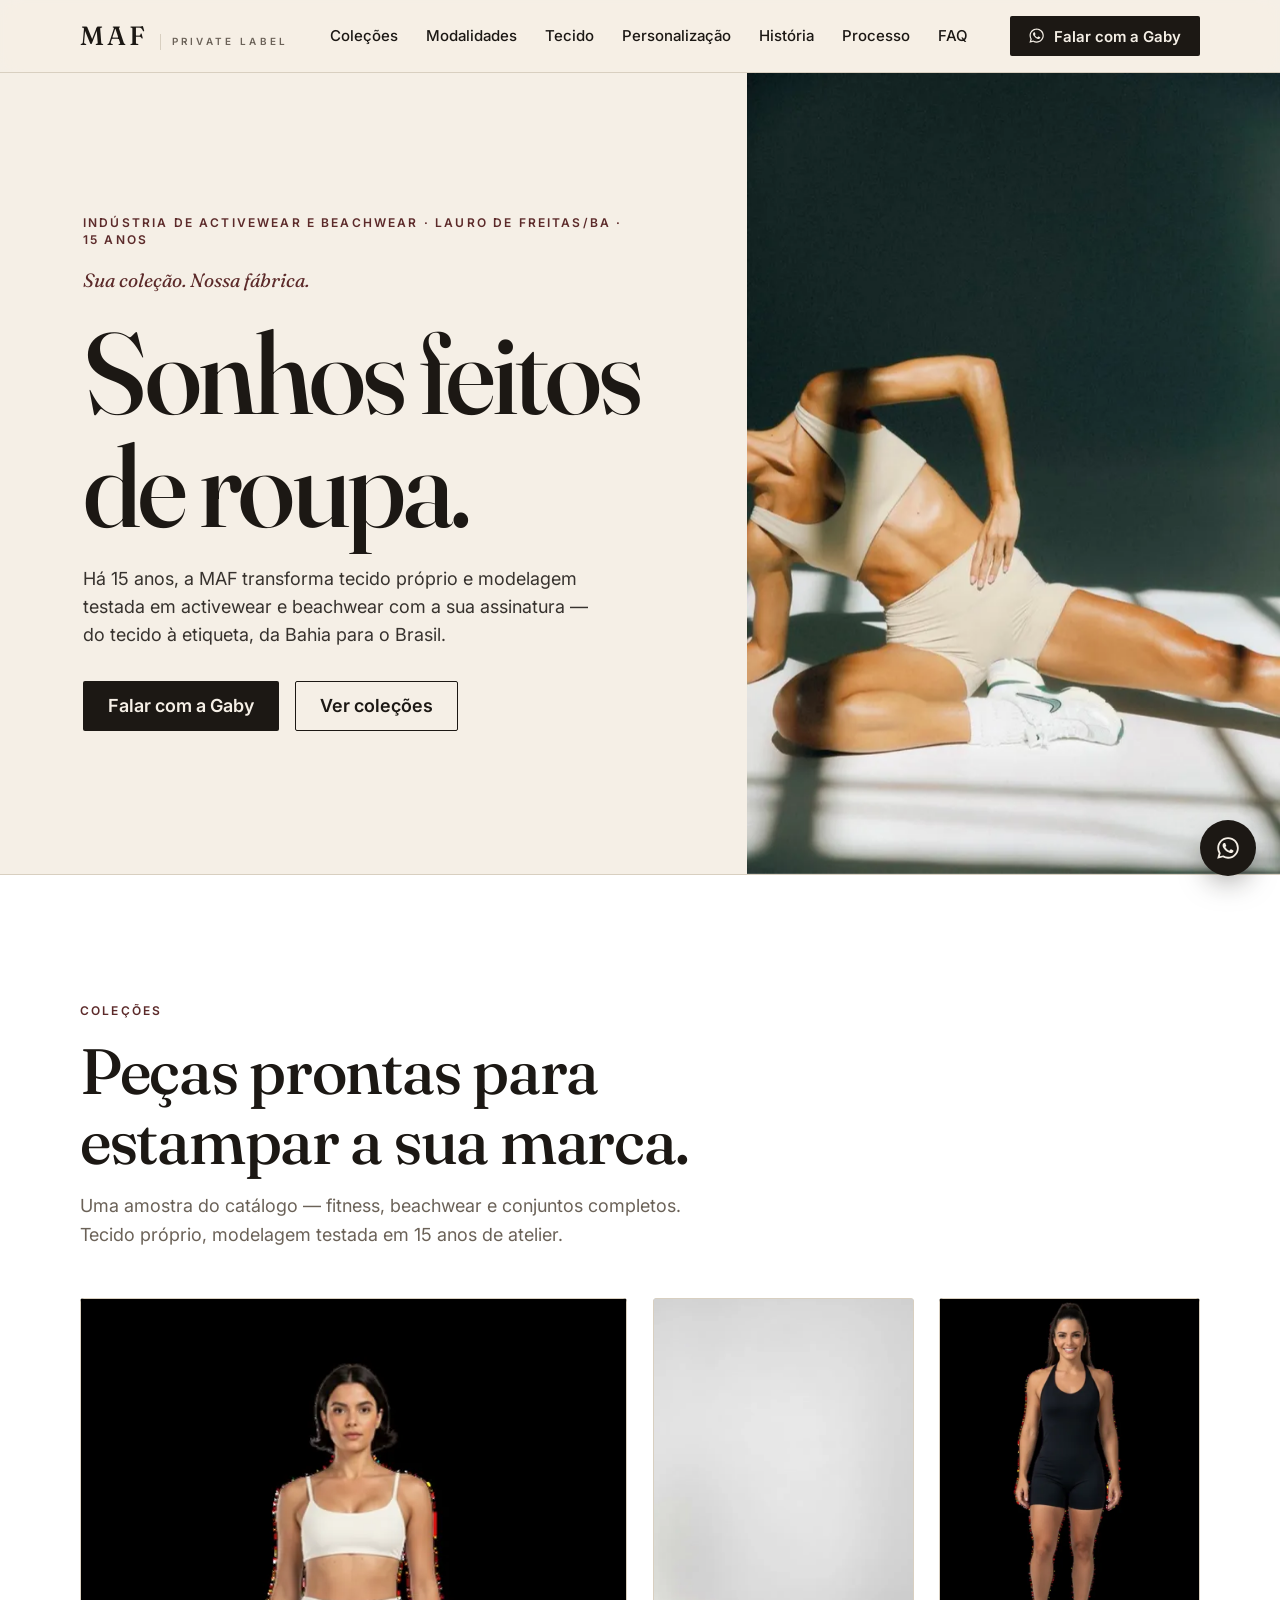
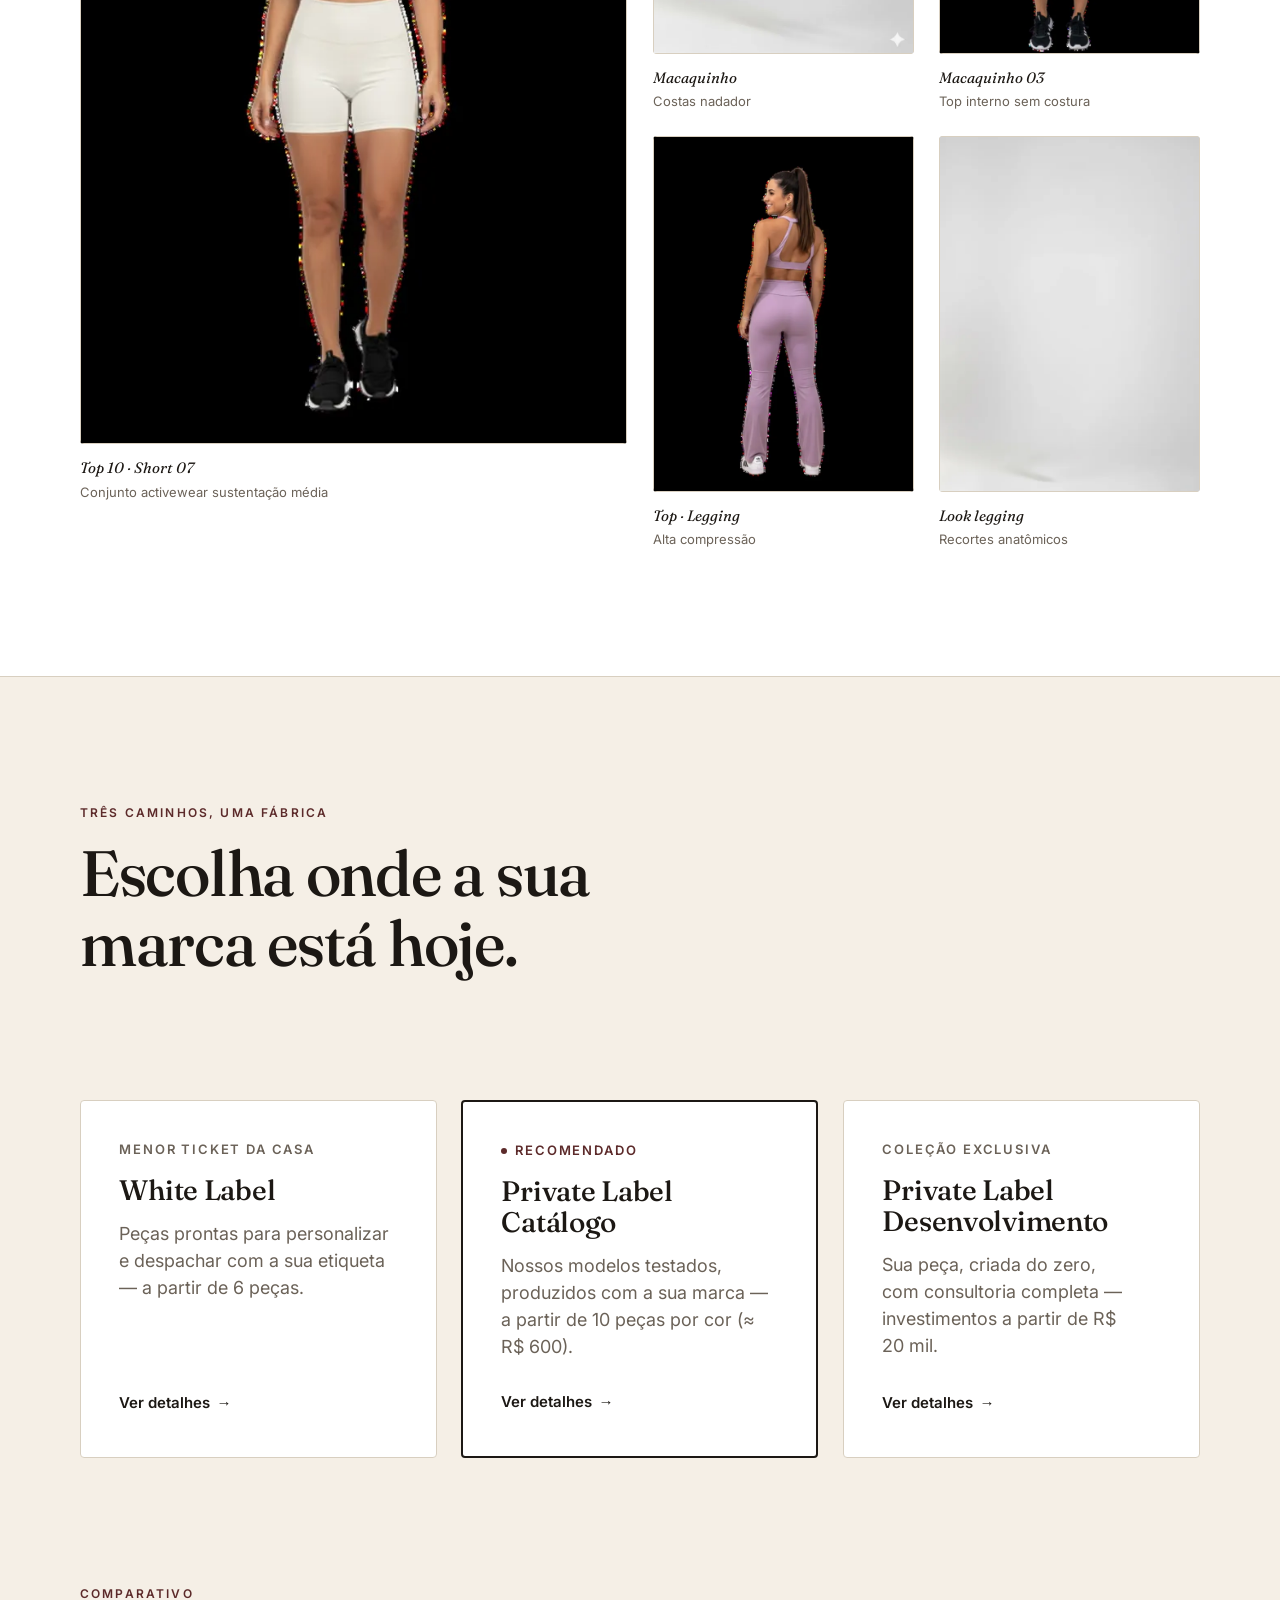
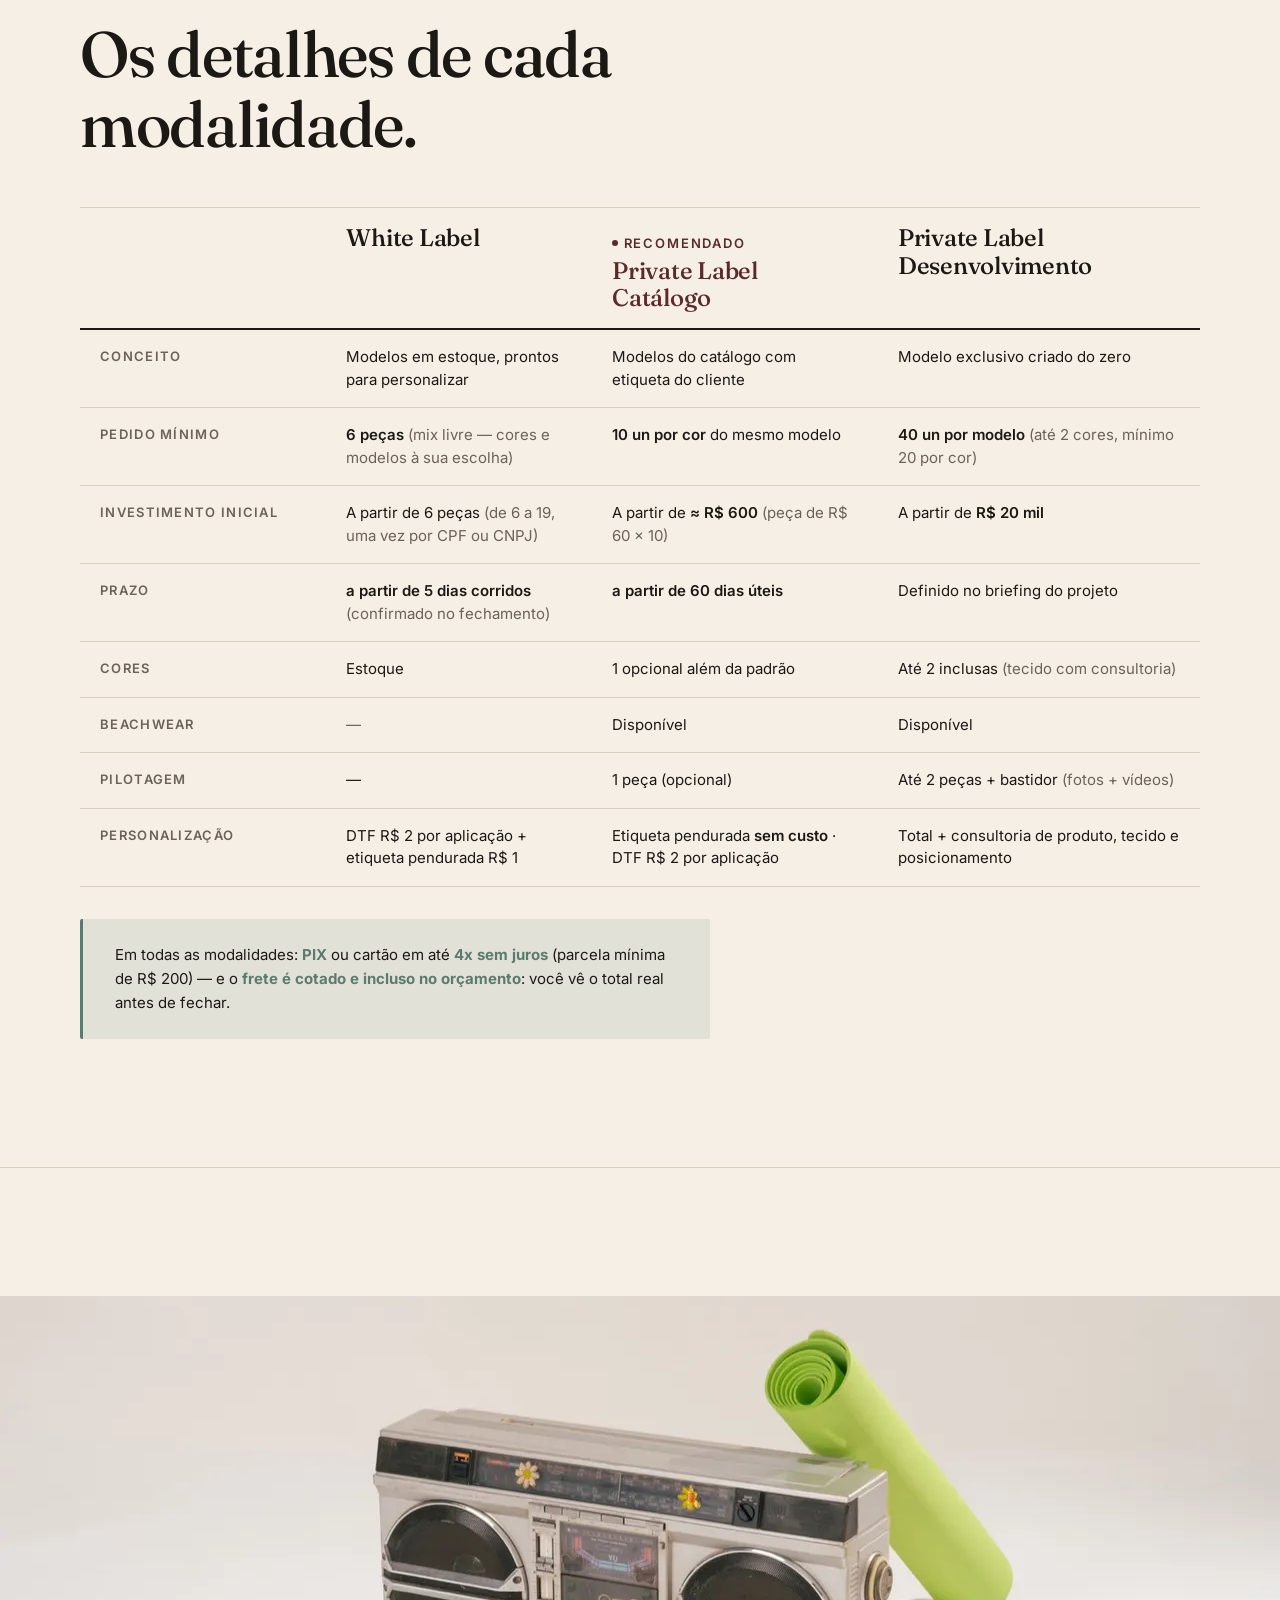
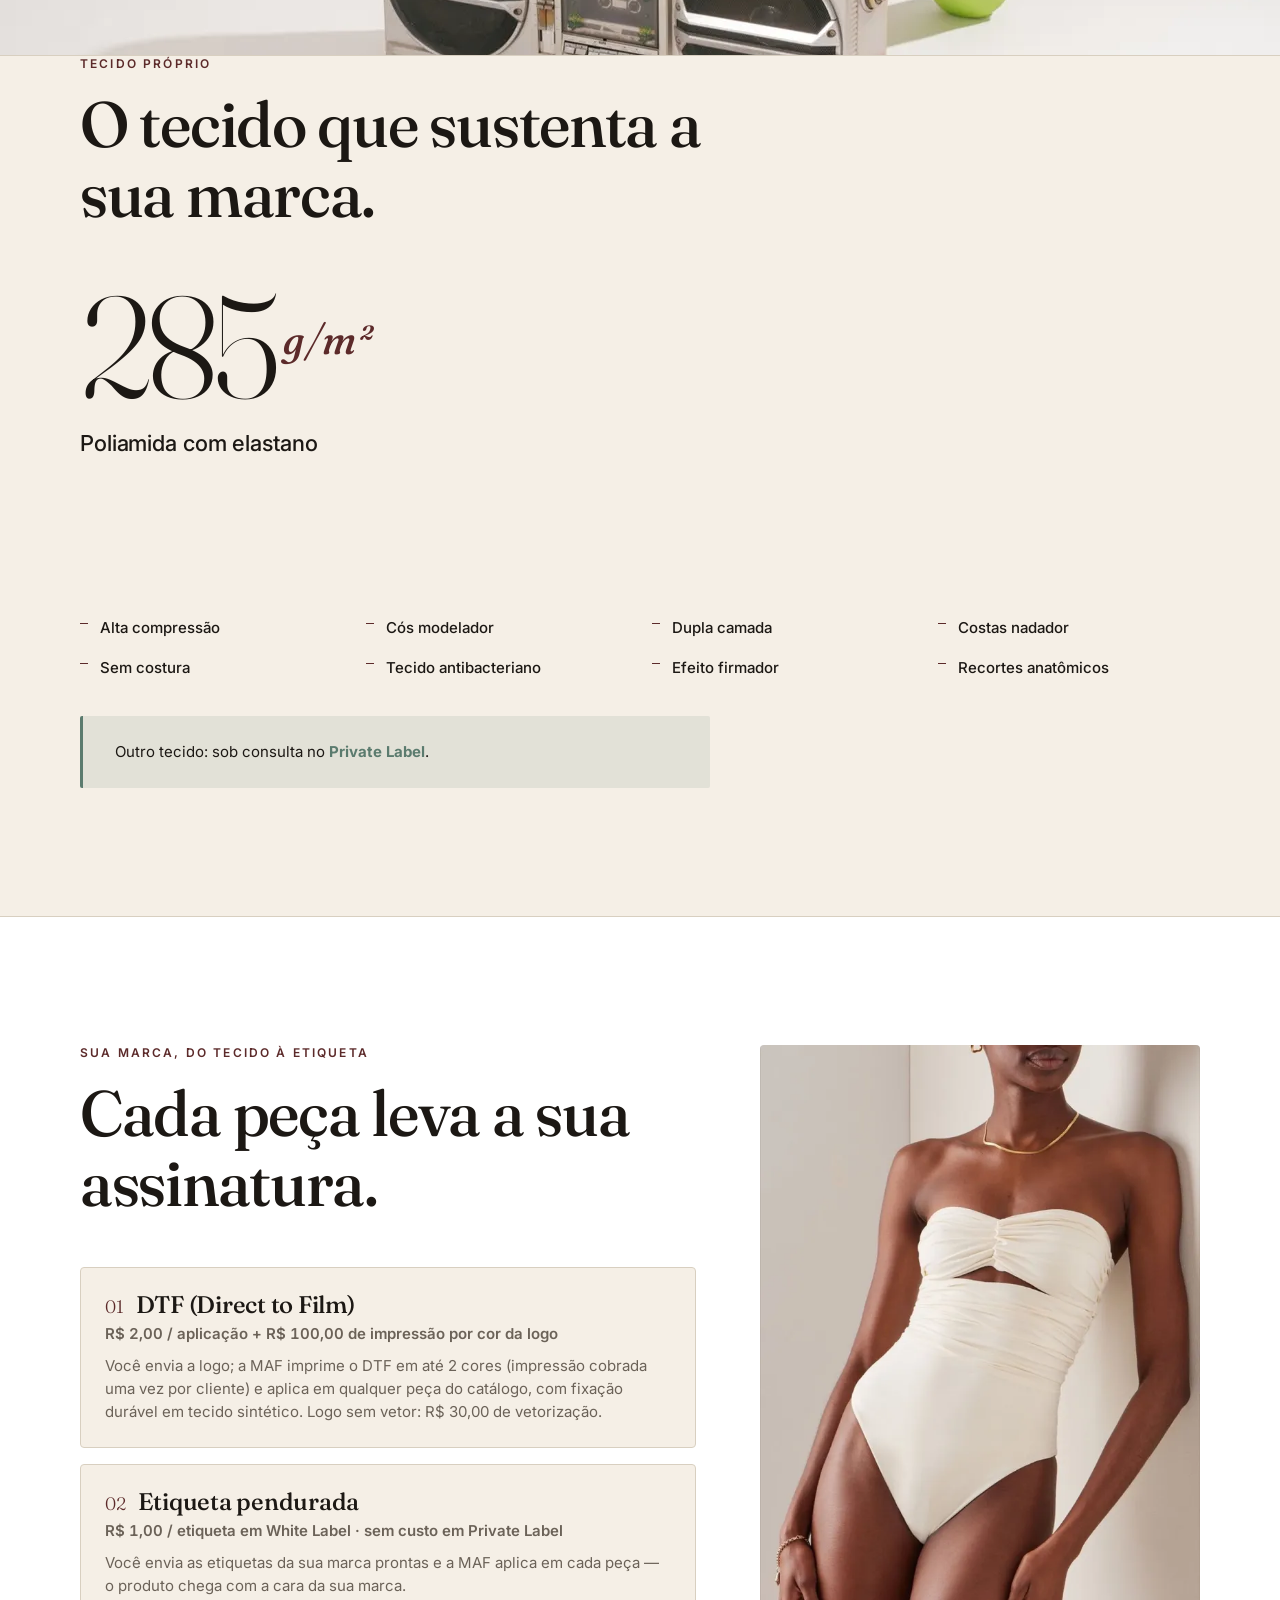
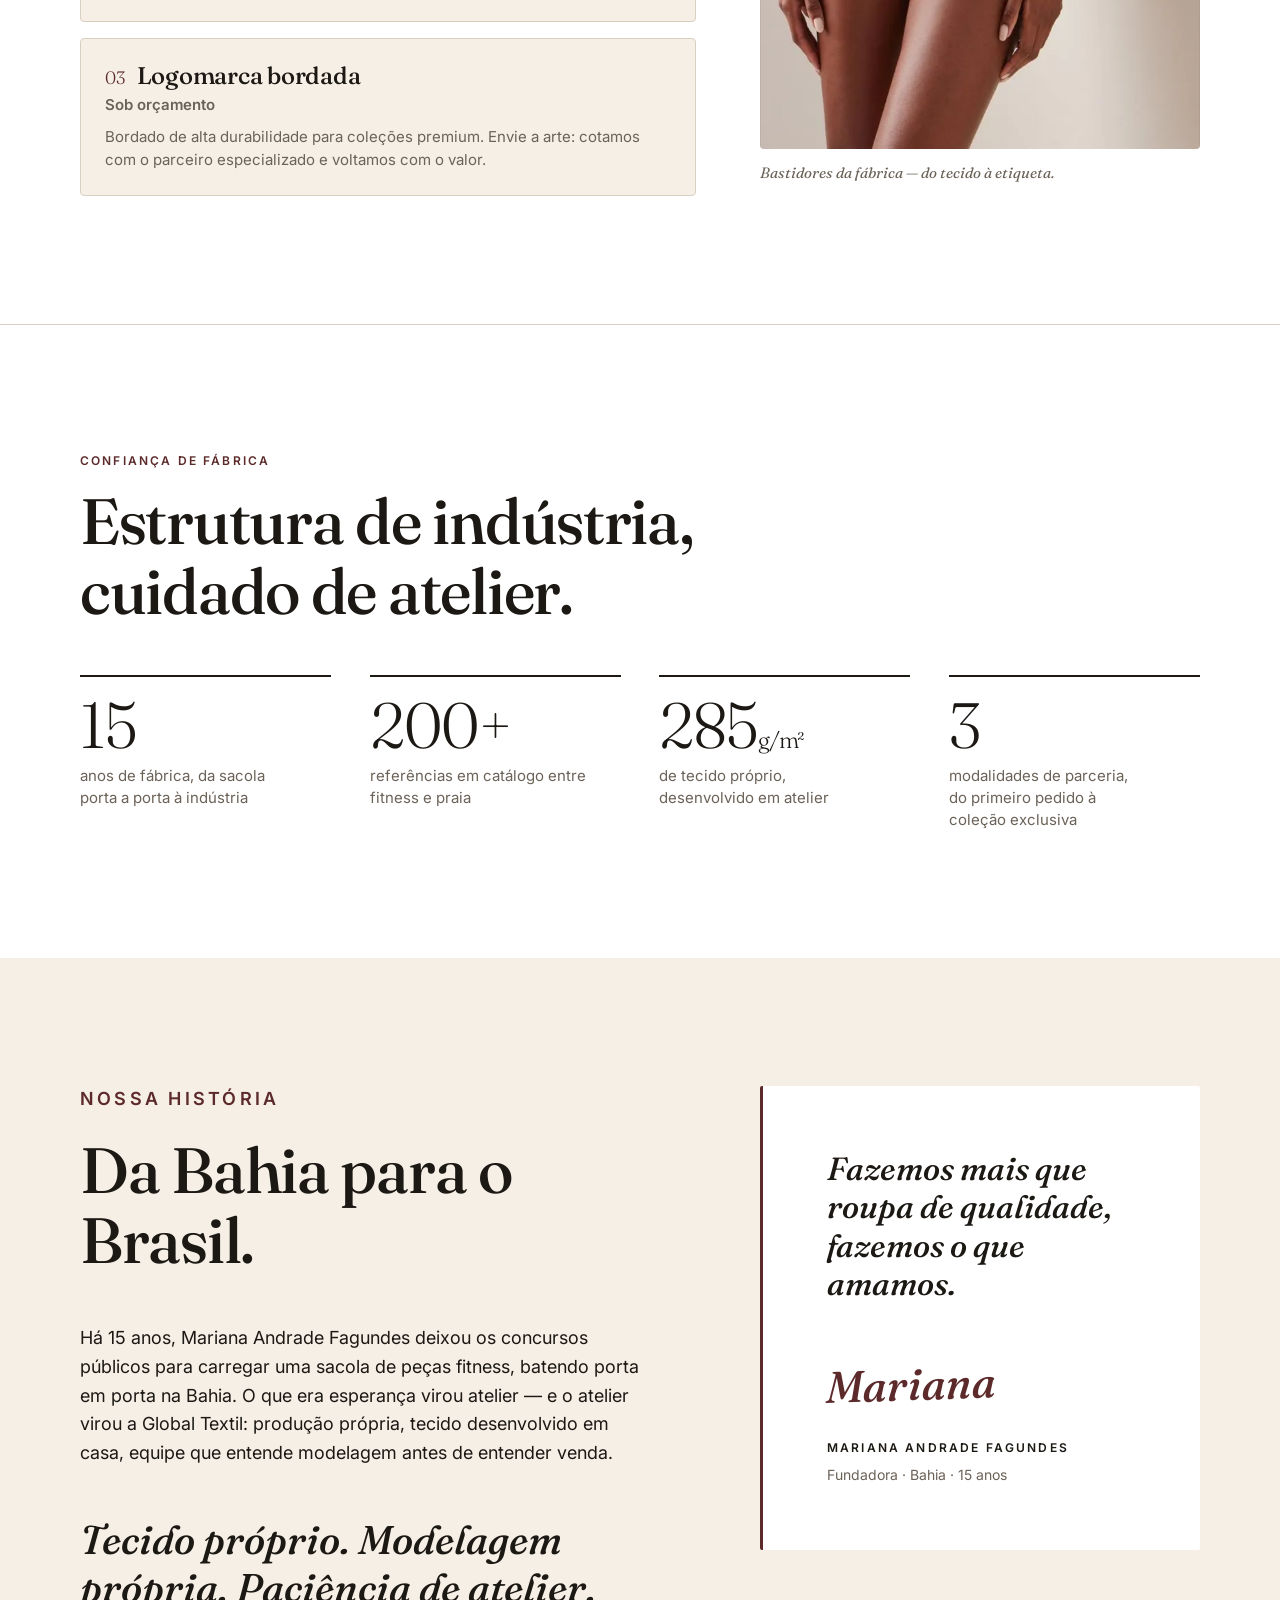
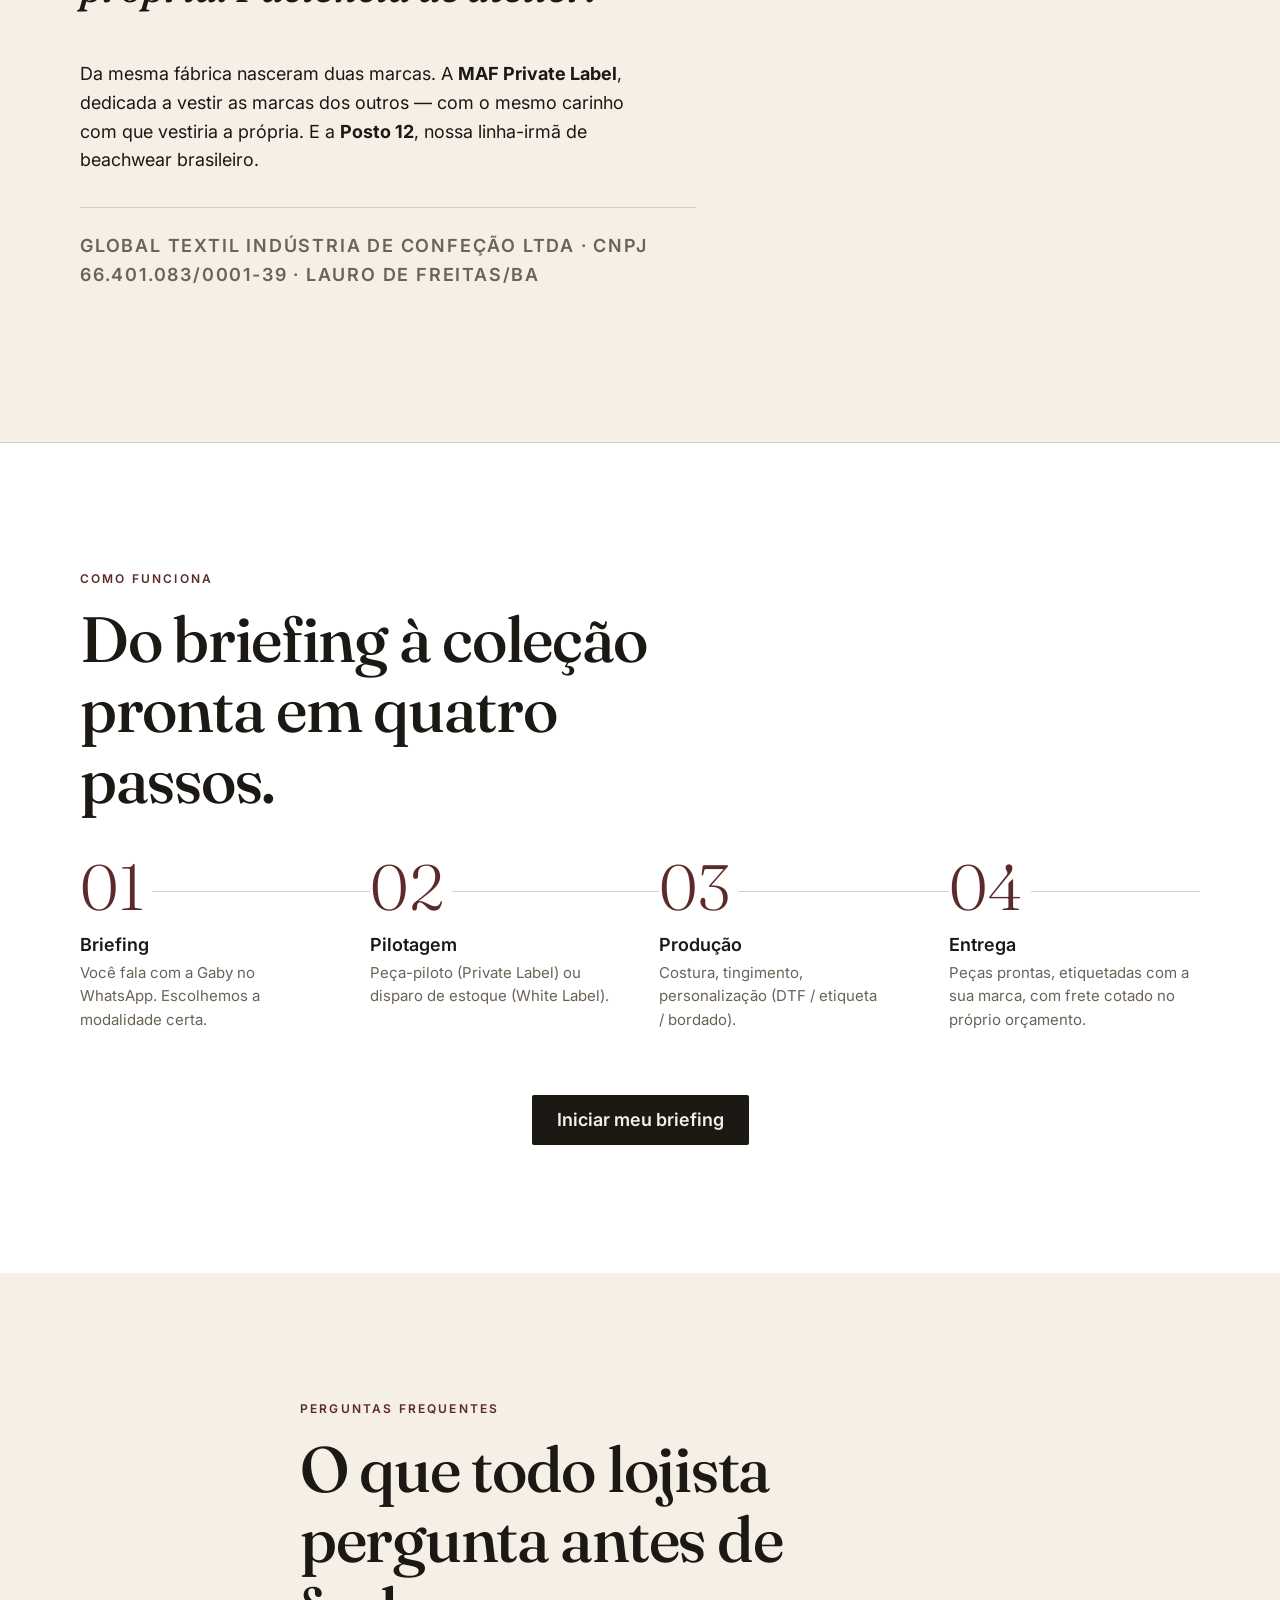
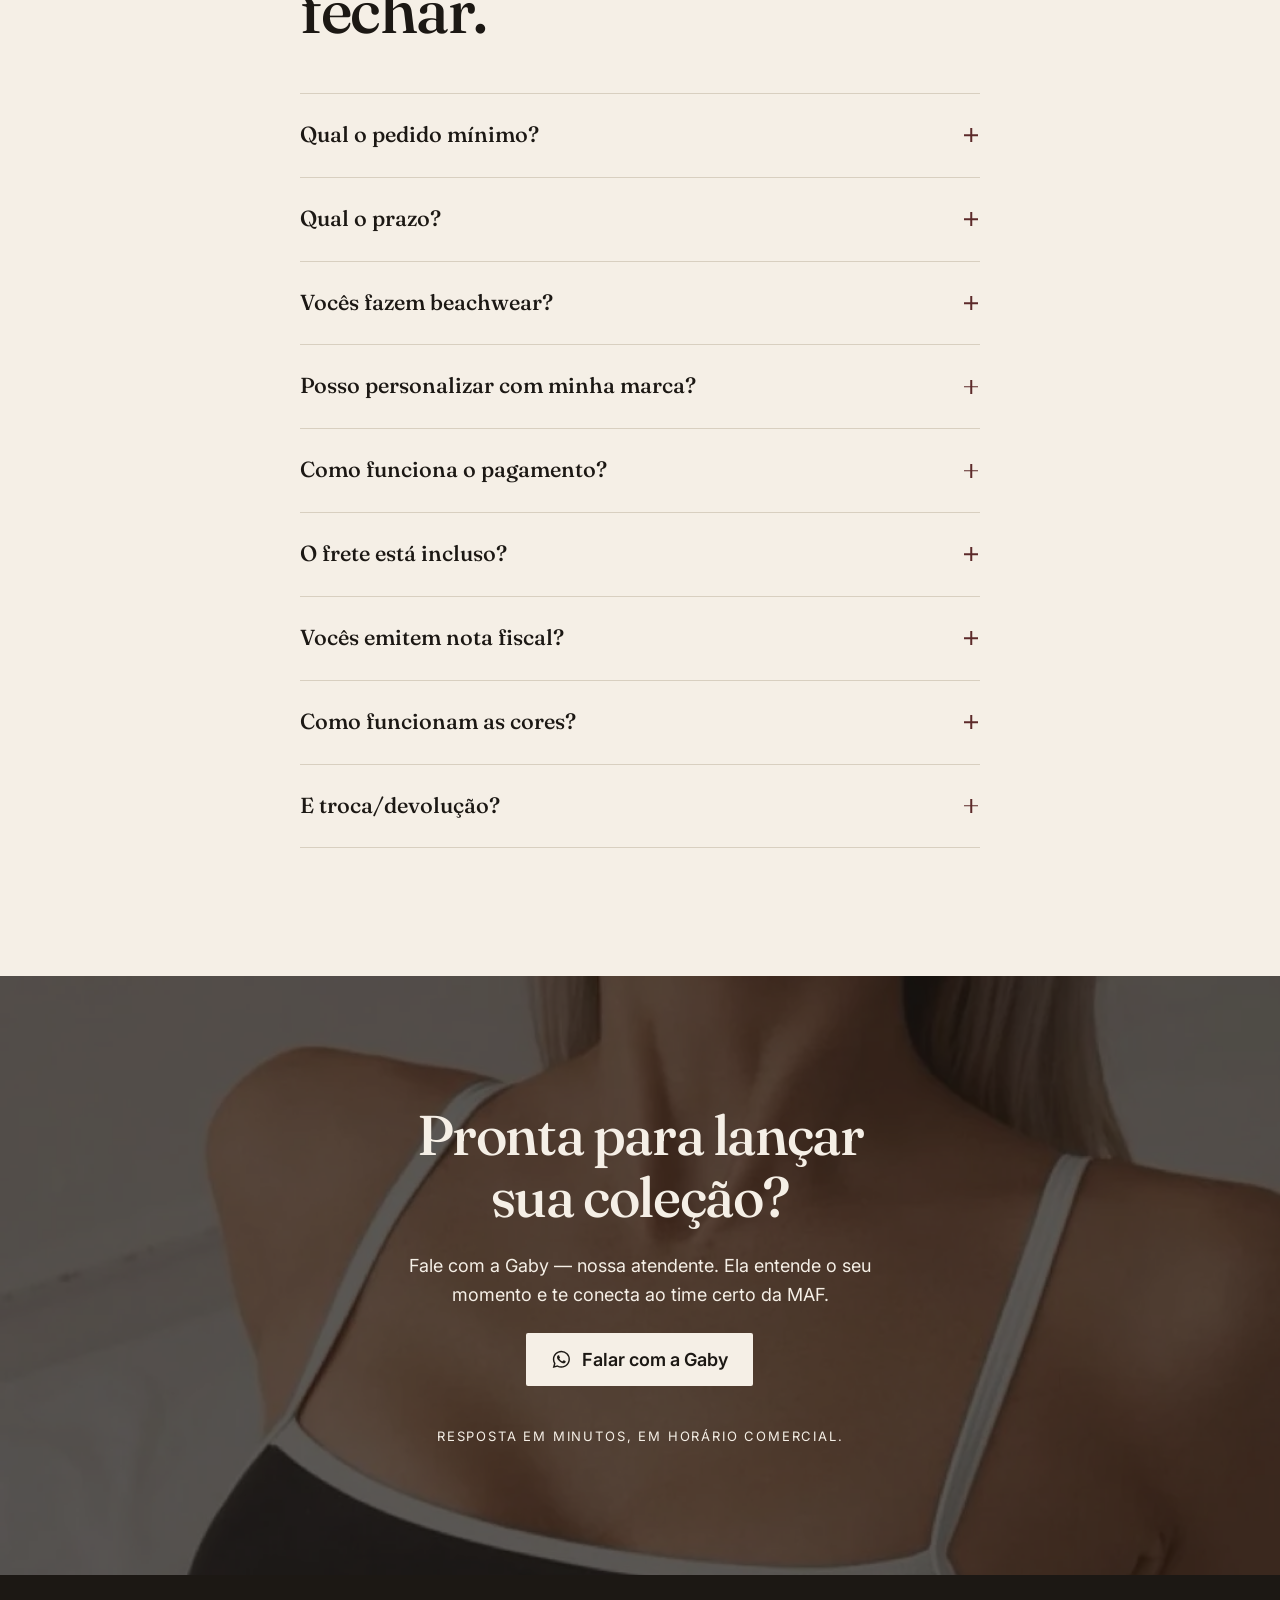
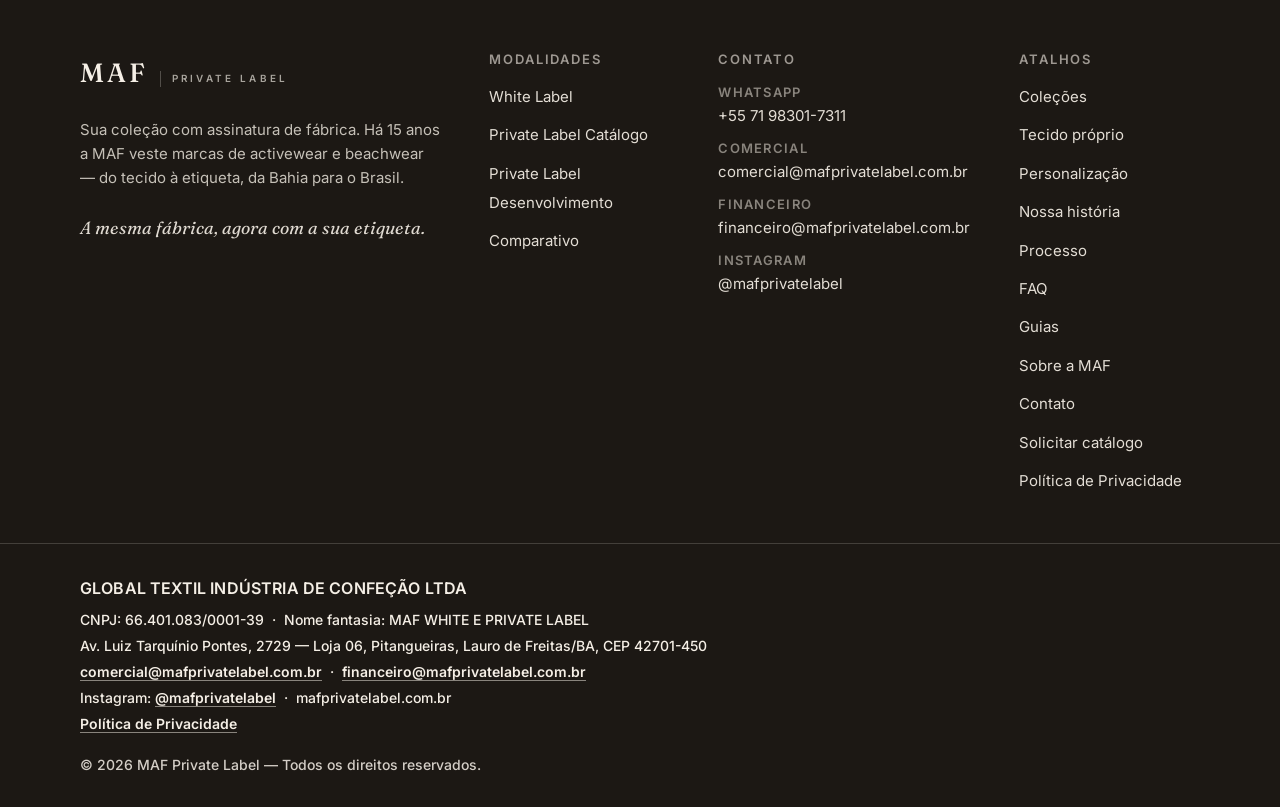
<file: index.html>
<!doctype html>
<html lang="pt-BR">
<head>
  <meta charset="utf-8" />
  <meta name="viewport" content="width=device-width, initial-scale=1, viewport-fit=cover" />
  <meta name="theme-color" content="#1C1814" />
  <meta name="color-scheme" content="light" />

  <title>MAF Private Label — Indústria de Activewear e Beachwear | Lauro de Freitas/BA</title>
  <meta name="description" content="Fábrica de activewear e beachwear na Bahia com tecido próprio de 285g/m². White Label a partir de 6 peças, Private Label Catálogo e Desenvolvimento. Peça o catálogo pelo WhatsApp." />
  <meta name="author" content="GLOBAL TEXTIL INDÚSTRIA DE CONFEÇÃO LTDA" />
  <meta name="google-site-verification" content="UudSbnAR-k4nujmTS480_2svQ1kdx_vuCWcyojo6-KU" />

  <link rel="canonical" href="https://mafprivatelabel.com.br/" />

  <!-- Open Graph -->
  <meta property="og:type" content="website" />
  <meta property="og:site_name" content="MAF Private Label" />
  <meta property="og:locale" content="pt_BR" />
  <meta property="og:title" content="MAF Private Label — Sonhos feitos de roupa." />
  <meta property="og:description" content="Indústria de activewear e beachwear em Lauro de Freitas/BA. 15 anos vestindo marcas com tecido próprio e modelagem testada." />
  <meta property="og:url" content="https://mafprivatelabel.com.br/" />
  <meta property="og:image" content="https://mafprivatelabel.com.br/assets/og-cover.jpg" />
  <meta property="og:image:width" content="1200" />
  <meta property="og:image:height" content="630" />
  <meta property="og:image:alt" content="Modelos vestem peças de activewear e beachwear MAF sobre fundo areia." />

  <!-- Twitter/X card -->
  <meta name="twitter:card" content="summary_large_image" />
  <meta name="twitter:title" content="MAF Private Label — Sonhos feitos de roupa." />
  <meta name="twitter:description" content="Indústria de activewear e beachwear em Lauro de Freitas/BA. White Label, Private Label Catálogo e Desenvolvimento." />
  <meta name="twitter:image" content="https://mafprivatelabel.com.br/assets/og-cover.jpg" />

  <!-- Icons -->
  <link rel="icon" type="image/png" sizes="32x32" href="assets/favicon-32.png" />
  <link rel="apple-touch-icon" href="assets/apple-touch-icon.png" />

  <!-- Fonts -->
  <link rel="preconnect" href="https://fonts.googleapis.com" />
  <link rel="preconnect" href="https://fonts.gstatic.com" crossorigin />
  <link href="https://fonts.googleapis.com/css2?family=Fraunces:ital,opsz,wght@0,9..144,300;0,9..144,500;1,9..144,500&family=Inter:wght@400;500;600&display=swap" rel="stylesheet" />

  <link rel="stylesheet" href="styles.css" />

  <!-- Schema.org — Organization -->
  <script type="application/ld+json">
  {
    "@context": "https://schema.org",
    "@type": "Organization",
    "name": "MAF Private Label",
    "legalName": "GLOBAL TEXTIL INDÚSTRIA DE CONFEÇÃO LTDA",
    "taxID": "66.401.083/0001-39",
    "alternateName": "MAF WHITE E PRIVATE LABEL",
    "url": "https://mafprivatelabel.com.br/",
    "logo": "https://mafprivatelabel.com.br/assets/apple-touch-icon.png",
    "description": "Indústria de activewear e beachwear. White Label, Private Label Catálogo e Private Label Desenvolvimento.",
    "foundingDate": "2011",
    "address": {
      "@type": "PostalAddress",
      "streetAddress": "Av. Luiz Tarquínio Pontes, 2729 — Loja 06, Pitangueiras",
      "addressLocality": "Lauro de Freitas",
      "addressRegion": "BA",
      "postalCode": "42701-450",
      "addressCountry": "BR"
    },
    "contactPoint": {
      "@type": "ContactPoint",
      "telephone": "+55-71-98301-7311",
      "contactType": "customer service",
      "availableLanguage": ["pt-BR"]
    },
    "sameAs": ["https://instagram.com/mafprivatelabel"]
  }
  </script>

  <!-- Schema.org — FAQ -->
  <script type="application/ld+json">
  {
    "@context": "https://schema.org",
    "@type": "FAQPage",
    "mainEntity": [
      {
        "@type": "Question",
        "name": "Qual o pedido mínimo?",
        "acceptedAnswer": { "@type": "Answer", "text": "White Label: 6 peças com mix livre (de 6 a 19 peças vale uma vez por CPF ou CNPJ; depois, a partir de 20). Private Label Catálogo: 10 unidades por cor do mesmo modelo. Private Label Desenvolvimento: 40 unidades por modelo, até 2 cores." }
      },
      {
        "@type": "Question",
        "name": "Qual o prazo?",
        "acceptedAnswer": { "@type": "Answer", "text": "White Label: a partir de 5 dias corridos, confirmado no fechamento. Private Label Catálogo: a partir de 60 dias úteis. Desenvolvimento: prazo definido no briefing do projeto." }
      },
      {
        "@type": "Question",
        "name": "Vocês fazem beachwear?",
        "acceptedAnswer": { "@type": "Answer", "text": "Sim — activewear e beachwear. A linha praia está disponível em Private Label Catálogo e Desenvolvimento. Temos também a Posto 12, marca-irmã dedicada à linha praia." }
      },
      {
        "@type": "Question",
        "name": "Como funciona o pagamento?",
        "acceptedAnswer": { "@type": "Answer", "text": "PIX ou cartão em até 4x sem juros, com parcela mínima de R$ 200 (a MAF absorve a taxa)." }
      },
      {
        "@type": "Question",
        "name": "O frete está incluso?",
        "acceptedAnswer": { "@type": "Answer", "text": "Sim. O frete é cotado e entra no próprio orçamento — você vê o total real antes de fechar." }
      }
    ]
  }
  </script>

  <!-- Static fallback href; script.js refines with prefilled PT-BR message -->
</head>
<body>
  <a class="skip-link" href="#conteudo">Pular para o conteúdo</a>

  <!-- =========================================================
       STICKY NAV
  ========================================================== -->
  <header class="site-nav" id="topo">
    <div class="container nav-inner">
      <a class="brand" href="#topo" aria-label="MAF Private Label — início">
        <span class="brand-mark">MAF</span>
        <span class="brand-sub">Private Label</span>
      </a>

      <nav class="nav-links" aria-label="Seções do site">
        <a href="#lookbook">Coleções</a>
        <a href="#modalidades">Modalidades</a>
        <a href="#tecido">Tecido</a>
        <a href="#personalizacao">Personalização</a>
        <a href="#historia">História</a>
        <a href="#processo">Processo</a>
        <a href="#faq">FAQ</a>
      </nav>

      <a class="btn btn-primary btn-sm nav-cta"
         href="https://wa.me/5571983017311"
         data-gaby="default"
         target="_blank" rel="noopener">
        <svg class="ic-wpp" viewBox="0 0 24 24" aria-hidden="true" focusable="false"><path d="M19.05 4.91A9.82 9.82 0 0 0 12.04 2C6.58 2 2.13 6.45 2.13 11.91c0 1.75.46 3.45 1.32 4.95L2 22l5.25-1.38a9.9 9.9 0 0 0 4.79 1.22h.01c5.46 0 9.91-4.45 9.91-9.91 0-2.65-1.03-5.14-2.91-7.02ZM12.05 20.15h-.01a8.2 8.2 0 0 1-4.18-1.15l-.3-.18-3.11.82.83-3.04-.2-.31a8.18 8.18 0 0 1-1.26-4.38c0-4.54 3.7-8.23 8.24-8.23 2.2 0 4.27.86 5.82 2.42a8.18 8.18 0 0 1 2.41 5.82c0 4.54-3.7 8.23-8.24 8.23Zm4.52-6.16c-.25-.12-1.47-.72-1.69-.81-.23-.08-.39-.12-.56.13-.16.25-.64.81-.79.97-.14.17-.29.19-.54.06-.25-.12-1.05-.39-1.99-1.23-.74-.66-1.23-1.47-1.38-1.72-.14-.25-.01-.38.11-.51.11-.11.25-.29.37-.43.12-.14.16-.25.25-.41.08-.17.04-.31-.02-.43-.06-.12-.56-1.34-.76-1.84-.2-.48-.41-.42-.56-.42-.14-.01-.31-.01-.48-.01a.92.92 0 0 0-.66.31c-.23.25-.87.85-.87 2.07 0 1.22.89 2.4 1.01 2.56.12.17 1.75 2.67 4.23 3.74.59.26 1.05.41 1.41.52.59.19 1.13.16 1.56.1.48-.07 1.47-.6 1.68-1.18.21-.58.21-1.07.14-1.18-.06-.11-.22-.17-.47-.29Z"/></svg>
        Falar com a Gaby
      </a>
    </div>
  </header>

  <main id="conteudo">

    <!-- =========================================================
         1. HERO — split editorial: copy à esquerda, foto retrato
            à direita na proporção natural (2026-09).
    ========================================================== -->
    <section class="hero" aria-labelledby="hero-title">
      <div class="hero-content container">
        <p class="eyebrow reveal">Indústria de Activewear e Beachwear · Lauro de Freitas/BA · 15 anos</p>
        <p class="hero-eyebrow-secondary reveal" style="--i:1">Sua coleção. Nossa fábrica.</p>
        <h1 class="hero-title reveal" id="hero-title" style="--i:2">
          Sonhos feitos<br />de roupa.
        </h1>
        <p class="hero-sub reveal" style="--i:3">
          Há 15 anos, a MAF transforma tecido próprio e modelagem testada em activewear e beachwear com a sua assinatura — do tecido à etiqueta, da Bahia para o Brasil.
        </p>
        <div class="hero-cta reveal" style="--i:4">
          <a class="btn btn-primary"
             href="https://wa.me/5571983017311"
             data-gaby="default"
             target="_blank" rel="noopener">
            Falar com a Gaby
          </a>
          <a class="btn btn-secondary" href="#lookbook">Ver coleções</a>
        </div>
      </div>

      <div class="hero-media">
        <picture>
          <source type="image/webp"
                  srcset="assets/cover_opcoes_colecao.w640.webp 640w, assets/cover_opcoes_colecao.w960.webp 960w, assets/cover_opcoes_colecao.w1066.webp 1066w"
                  sizes="(min-width: 901px) 42vw, 100vw" />
          <img class="hero-img"
               src="assets/cover_opcoes_colecao.jpg"
               srcset="assets/cover_opcoes_colecao.jpg 1066w"
               sizes="(min-width: 901px) 42vw, 100vw"
               width="1066" height="1600"
               alt="Modelos vestem peças de activewear e beachwear MAF sobre fundo areia, em estúdio da fábrica em Lauro de Freitas."
               loading="eager" fetchpriority="high" decoding="async" />
        </picture>
      </div>

      <!-- Sentinel for sticky CTA / pulse toggle -->
      <div id="hero-sentinel" aria-hidden="true" class="hero-sentinel"></div>
    </section>

    <!-- =========================================================
         2. LOOKBOOK / COLEÇÕES — grid editorial, todas as fotos
            na proporção natural 11:15 (2026-09, sem cortes).
    ========================================================== -->
    <section class="section section-lookbook" id="lookbook" aria-labelledby="lookbook-title">
      <div class="container">
        <header class="section-head">
          <p class="eyebrow reveal">Coleções</p>
          <h2 class="section-title reveal" id="lookbook-title" style="--i:1">
            Peças prontas para estampar a sua marca.
          </h2>
          <p class="section-sub reveal" style="--i:2">
            Uma amostra do catálogo — fitness, beachwear e conjuntos completos. Tecido próprio, modelagem testada em 15 anos de atelier.
          </p>
        </header>

        <div class="lookbook-grid">
          <figure class="look-tile featured reveal">
            <a class="look" href="#modalidades" aria-label="Conjunto Top 10 e Short 07 — ver modalidades">
              <picture>
                <source type="image/webp"
                        srcset="assets/product_top_short_grey.w640.webp 640w, assets/product_top_short_grey.w960.webp 960w, assets/product_top_short_grey.w1020.webp 1020w"
                        sizes="(min-width: 901px) 50vw, (min-width: 561px) 50vw, 100vw" />
                <img src="assets/product_top_short_grey.jpg"
                     srcset="assets/product_top_short_grey.jpg 1020w"
                     sizes="(min-width: 901px) 50vw, (min-width: 561px) 50vw, 100vw"
                     width="1020" height="1400"
                     alt="Modelo veste top cropped off-white e short bordô sobre fundo areia, em estúdio MAF."
                     loading="lazy" decoding="async" />
              </picture>
            </a>
            <figcaption class="look-caption">
              <span class="look-code">Top 10 · Short 07</span>
              <span class="look-feat">Conjunto activewear sustentação média</span>
            </figcaption>
          </figure>

          <figure class="look-tile reveal" style="--i:1">
            <a class="look" href="#modalidades" aria-label="Macaquinho — ver modalidades">
              <picture>
                <source type="image/webp"
                        srcset="assets/product_macaquinho.w640.webp 640w, assets/product_macaquinho.w960.webp 960w, assets/product_macaquinho.w1166.webp 1166w"
                        sizes="(min-width: 901px) 25vw, (min-width: 561px) 50vw, 100vw" />
                <img src="assets/product_macaquinho.jpg"
                     srcset="assets/product_macaquinho.jpg 1166w"
                     sizes="(min-width: 901px) 25vw, (min-width: 561px) 50vw, 100vw"
                     width="1166" height="1600"
                     alt="Macaquinho fitness em tecido próprio MAF, modelagem contornada."
                     loading="lazy" decoding="async" />
              </picture>
            </a>
            <figcaption class="look-caption">
              <span class="look-code">Macaquinho</span>
              <span class="look-feat">Costas nadador</span>
            </figcaption>
          </figure>

          <figure class="look-tile reveal" style="--i:2">
            <a class="look" href="#modalidades" aria-label="Macaquinho 03 — ver modalidades">
              <picture>
                <source type="image/webp"
                        srcset="assets/product_macaquinho_03.w640.webp 640w, assets/product_macaquinho_03.w960.webp 960w, assets/product_macaquinho_03.w1020.webp 1020w"
                        sizes="(min-width: 901px) 25vw, (min-width: 561px) 50vw, 100vw" />
                <img src="assets/product_macaquinho_03.jpg"
                     srcset="assets/product_macaquinho_03.jpg 1020w"
                     sizes="(min-width: 901px) 25vw, (min-width: 561px) 50vw, 100vw"
                     width="1020" height="1400"
                     alt="Macaquinho 03 MAF com top interno sem costura."
                     loading="lazy" decoding="async" />
              </picture>
            </a>
            <figcaption class="look-caption">
              <span class="look-code">Macaquinho 03</span>
              <span class="look-feat">Top interno sem costura</span>
            </figcaption>
          </figure>

          <figure class="look-tile reveal" style="--i:3">
            <a class="look" href="#modalidades" aria-label="Top e legging — ver modalidades">
              <picture>
                <source type="image/webp"
                        srcset="assets/product_top_legging.w640.webp 640w, assets/product_top_legging.w960.webp 960w, assets/product_top_legging.w1020.webp 1020w"
                        sizes="(min-width: 901px) 25vw, (min-width: 561px) 50vw, 100vw" />
                <img src="assets/product_top_legging.jpg"
                     srcset="assets/product_top_legging.jpg 1020w"
                     sizes="(min-width: 901px) 25vw, (min-width: 561px) 50vw, 100vw"
                     width="1020" height="1400"
                     alt="Conjunto top e legging MAF em cor vibrante."
                     loading="lazy" decoding="async" />
              </picture>
            </a>
            <figcaption class="look-caption">
              <span class="look-code">Top · Legging</span>
              <span class="look-feat">Alta compressão</span>
            </figcaption>
          </figure>

          <figure class="look-tile reveal" style="--i:4">
            <a class="look" href="#modalidades" aria-label="Look legging pose dinâmica — ver modalidades">
              <picture>
                <source type="image/webp"
                        srcset="assets/product_legging_look.w640.webp 640w, assets/product_legging_look.w960.webp 960w, assets/product_legging_look.w1166.webp 1166w"
                        sizes="(min-width: 901px) 25vw, (min-width: 561px) 50vw, 100vw" />
                <img src="assets/product_legging_look.jpg"
                     srcset="assets/product_legging_look.jpg 1166w"
                     sizes="(min-width: 901px) 25vw, (min-width: 561px) 50vw, 100vw"
                     width="1166" height="1600"
                     alt="Look legging MAF em pose dinâmica, recortes anatômicos."
                     loading="lazy" decoding="async" />
              </picture>
            </a>
            <figcaption class="look-caption">
              <span class="look-code">Look legging</span>
              <span class="look-feat">Recortes anatômicos</span>
            </figcaption>
          </figure>
        </div>
      </div>
    </section>

    <!-- =========================================================
         3. MODALIDADES — cards com o ticket de entrada de cada via
            (SPEC §19: os mínimos educam antes de gastar atendimento).
    ========================================================== -->
    <section class="section section-modalidades" id="modalidades" aria-labelledby="modalidades-title">
      <div class="container">
        <header class="section-head">
          <p class="eyebrow reveal">Três caminhos, uma fábrica</p>
          <h2 class="section-title reveal" id="modalidades-title" style="--i:1">
            Escolha onde a sua marca está hoje.
          </h2>
          <p class="section-sub reveal" style="--i:2">
            Não há melhor ou pior — há o que faz sentido para onde a sua marca está agora.
          </p>
        </header>

        <div class="modalidades-grid">
          <article class="mod-card reveal" style="--i:1">
            <p class="card-eyebrow">Menor ticket da casa</p>
            <h3 class="card-title">White Label</h3>
            <p class="card-tagline">Peças prontas para personalizar e despachar com a sua etiqueta — a partir de 6 peças.</p>
            <a class="card-link" href="/white-label">Ver detalhes <span class="card-arrow" aria-hidden="true">→</span></a>
          </article>

          <article class="mod-card mod-card-rec reveal" style="--i:2">
            <p class="card-eyebrow card-eyebrow-rec">
              <span class="dot" aria-hidden="true"></span> Recomendado
            </p>
            <h3 class="card-title">Private Label Catálogo</h3>
            <p class="card-tagline">Nossos modelos testados, produzidos com a sua marca — a partir de 10 peças por cor (≈ R$ 600).</p>
            <a class="card-link" href="/private-label">Ver detalhes <span class="card-arrow" aria-hidden="true">→</span></a>
          </article>

          <article class="mod-card reveal" style="--i:3">
            <p class="card-eyebrow">Coleção exclusiva</p>
            <h3 class="card-title">Private Label Desenvolvimento</h3>
            <p class="card-tagline">Sua peça, criada do zero, com consultoria completa — investimentos a partir de R$ 20 mil.</p>
            <a class="card-link" href="/desenvolvimento">Ver detalhes <span class="card-arrow" aria-hidden="true">→</span></a>
          </article>
        </div>
      </div>
    </section>

    <!-- =========================================================
         4. COMPARATIVO — números canônicos SPEC §16-§19
            (prazo WL 5 dias corridos; Desenvolvimento sem prazo
            destacado, por decisão da Ata 01 §17.1).
    ========================================================== -->
    <section class="section section-comparativo" id="comparativo" aria-labelledby="comparativo-title">
      <div class="container">
        <header class="section-head">
          <p class="eyebrow reveal">Comparativo</p>
          <h2 class="section-title reveal" id="comparativo-title" style="--i:1">
            Os detalhes de cada modalidade.
          </h2>
        </header>

        <div class="comp-table-wrap reveal" style="--i:2">
          <table class="comp-table">
            <thead>
              <tr>
                <th class="comp-row-label" scope="col"></th>
                <th scope="col">White Label</th>
                <th scope="col" class="col-rec">
                  <span class="col-rec-flag"><span class="dot" aria-hidden="true"></span>Recomendado</span>
                  <span class="col-rec-name">Private Label Catálogo</span>
                </th>
                <th scope="col">Private Label Desenvolvimento</th>
              </tr>
            </thead>
            <tbody>
              <tr>
                <th class="comp-row-label" scope="row">Conceito</th>
                <td>Modelos em estoque, prontos para personalizar</td>
                <td>Modelos do catálogo com etiqueta do cliente</td>
                <td>Modelo exclusivo criado do zero</td>
              </tr>
              <tr>
                <th class="comp-row-label" scope="row">Pedido mínimo</th>
                <td><strong>6 peças</strong> <span class="muted">(mix livre — cores e modelos à sua escolha)</span></td>
                <td><strong>10 un por cor</strong> do mesmo modelo</td>
                <td><strong>40 un por modelo</strong> <span class="muted">(até 2 cores, mínimo 20 por cor)</span></td>
              </tr>
              <tr>
                <th class="comp-row-label" scope="row">Investimento inicial</th>
                <td>A partir de 6 peças <span class="muted">(de 6 a 19, uma vez por CPF ou CNPJ)</span></td>
                <td>A partir de <strong>≈ R$ 600</strong> <span class="muted">(peça de R$ 60 × 10)</span></td>
                <td>A partir de <strong>R$ 20 mil</strong></td>
              </tr>
              <tr>
                <th class="comp-row-label" scope="row">Prazo</th>
                <td><strong>a partir de 5 dias corridos</strong> <span class="muted">(confirmado no fechamento)</span></td>
                <td><strong>a partir de 60 dias úteis</strong></td>
                <td>Definido no briefing do projeto</td>
              </tr>
              <tr>
                <th class="comp-row-label" scope="row">Cores</th>
                <td>Estoque</td>
                <td>1 opcional além da padrão</td>
                <td>Até 2 inclusas <span class="muted">(tecido com consultoria)</span></td>
              </tr>
              <tr>
                <th class="comp-row-label" scope="row">Beachwear</th>
                <td><span class="muted">—</span></td>
                <td>Disponível</td>
                <td>Disponível</td>
              </tr>
              <tr>
                <th class="comp-row-label" scope="row">Pilotagem</th>
                <td>—</td>
                <td>1 peça (opcional)</td>
                <td>Até 2 peças + bastidor <span class="muted">(fotos + vídeos)</span></td>
              </tr>
              <tr>
                <th class="comp-row-label" scope="row">Personalização</th>
                <td>DTF R$ 2 por aplicação + etiqueta pendurada R$ 1</td>
                <td>Etiqueta pendurada <strong>sem custo</strong> · DTF R$ 2 por aplicação</td>
                <td>Total + consultoria de produto, tecido e posicionamento</td>
              </tr>
            </tbody>
          </table>
        </div>
        <p class="comp-hint" aria-hidden="true">Arraste a tabela <span class="card-arrow">→</span></p>

        <aside class="callout callout-sage reveal" style="--i:3; margin-top: var(--s-4);">
          Em todas as modalidades: <strong>PIX</strong> ou cartão em até <strong>4x sem juros</strong> (parcela mínima de R$ 200) — e o <strong>frete é cotado e incluso no orçamento</strong>: você vê o total real antes de fechar.
        </aside>
      </div>
    </section>

    <!-- =========================================================
         5. TECIDO & CAPACIDADE
    ========================================================== -->
    <section class="section section-tecido" id="tecido" aria-labelledby="tecido-title">
      <div class="tecido-header" aria-hidden="true">
        <picture>
          <source type="image/webp"
                  srcset="assets/hero_lifestyle_01.w640.webp 640w, assets/hero_lifestyle_01.w960.webp 960w, assets/hero_lifestyle_01.w1280.webp 1280w, assets/hero_lifestyle_01.w1600.webp 1600w"
                  sizes="100vw" />
          <img src="assets/hero_lifestyle_01.jpg"
               srcset="assets/hero_lifestyle_01.jpg 1600w"
               sizes="100vw"
               width="1600" height="1066"
               alt=""
               loading="lazy" decoding="async" />
        </picture>
      </div>

      <div class="container">
        <header class="section-head">
          <p class="eyebrow reveal">Tecido próprio</p>
          <h2 class="section-title reveal" id="tecido-title" style="--i:1">
            O tecido que sustenta a sua marca.
          </h2>
        </header>

        <div class="tecido-hero">
          <p class="tecido-big reveal" style="--i:2">285<span class="tecido-big-unit">g/m²</span></p>
          <p class="tecido-hero-line reveal" style="--i:3">Poliamida com elastano</p>
          <p class="tecido-hero-detail reveal" style="--i:4">
            Composição desenvolvida em atelier — alta sustentação, zero transparência, gramatura que sustenta sem marcar. Mesmo tecido em todas as modalidades e modelos.
          </p>
        </div>

        <ul class="features-list reveal" style="--i:5">
          <li>Alta compressão</li>
          <li>Cós modelador</li>
          <li>Dupla camada</li>
          <li>Costas nadador</li>
          <li>Sem costura</li>
          <li>Tecido antibacteriano</li>
          <li>Efeito firmador</li>
          <li>Recortes anatômicos</li>
        </ul>

        <aside class="callout callout-sage reveal" style="--i:6">
          Outro tecido: sob consulta no <strong>Private Label</strong>.
        </aside>
      </div>
    </section>

    <!-- =========================================================
         6. PERSONALIZAÇÃO — valores SPEC §16 (mão de obra de
            aplicação; a arte/etiqueta são fornecidas pelo cliente).
    ========================================================== -->
    <section class="section section-personalizacao" id="personalizacao" aria-labelledby="pers-title">
      <div class="container pers-layout">
        <div class="pers-copy">
          <header class="section-head section-head-left">
            <p class="eyebrow reveal">Sua marca, do tecido à etiqueta</p>
            <h2 class="section-title reveal" id="pers-title" style="--i:1">
              Cada peça leva a sua assinatura.
            </h2>
          </header>

          <div class="pers-cards">
            <article class="pers-card reveal" style="--i:2">
              <h3 class="pers-card-title"><span class="pers-num">01</span> DTF (Direct to Film)</h3>
              <p class="pers-price">R$ 2,00 / aplicação <span class="muted">+ R$ 100,00 de impressão por cor da logo</span></p>
              <p>Você envia a logo; a MAF imprime o DTF em até 2 cores (impressão cobrada uma vez por cliente) e aplica em qualquer peça do catálogo, com fixação durável em tecido sintético. Logo sem vetor: R$ 30,00 de vetorização.</p>
            </article>
            <article class="pers-card reveal" style="--i:3">
              <h3 class="pers-card-title"><span class="pers-num">02</span> Etiqueta pendurada</h3>
              <p class="pers-price">R$ 1,00 / etiqueta em White Label · <span class="muted">sem custo em Private Label</span></p>
              <p>Você envia as etiquetas da sua marca prontas e a MAF aplica em cada peça — o produto chega com a cara da sua marca.</p>
            </article>
            <article class="pers-card reveal" style="--i:4">
              <h3 class="pers-card-title"><span class="pers-num">03</span> Logomarca bordada</h3>
              <p class="pers-price">Sob orçamento</p>
              <p>Bordado de alta durabilidade para coleções premium. Envie a arte: cotamos com o parceiro especializado e voltamos com o valor.</p>
            </article>
          </div>
        </div>

        <aside class="pers-aside reveal" style="--i:2">
          <picture>
            <source type="image/webp"
                    srcset="assets/mood_private_label_dev.w640.webp 640w, assets/mood_private_label_dev.w960.webp 960w, assets/mood_private_label_dev.w999.webp 999w"
                    sizes="(min-width: 901px) 40vw, 100vw" />
            <img src="assets/mood_private_label_dev.jpg"
                 srcset="assets/mood_private_label_dev.jpg 999w"
                 sizes="(min-width: 901px) 40vw, 100vw"
                 width="999" height="1600"
                 alt="Bastidores de peças em produção na fábrica MAF, com tecidos prontos para personalização."
                 loading="lazy" decoding="async" />
          </picture>
          <p class="pers-aside-caption">Bastidores da fábrica — do tecido à etiqueta.</p>
        </aside>
      </div>
    </section>

    <!-- =========================================================
         6.5 PROVA SOCIAL — números institucionais verificáveis.
             Slots de depoimento aguardam insumo da MAF (ver
             PEDIDOS-MAF.md — não inventar conteúdo).
    ========================================================== -->
    <section class="section section-prova" id="prova" aria-labelledby="prova-title">
      <div class="container">
        <header class="section-head">
          <p class="eyebrow reveal">Confiança de fábrica</p>
          <h2 class="section-title reveal" id="prova-title" style="--i:1">
            Estrutura de indústria, cuidado de atelier.
          </h2>
        </header>

        <div class="prova-grid">
          <div class="prova-stat reveal" style="--i:1">
            <p class="prova-num">15</p>
            <p class="prova-label">anos de fábrica, da sacola porta a porta à indústria</p>
          </div>
          <div class="prova-stat reveal" style="--i:2">
            <p class="prova-num">200+</p>
            <p class="prova-label">referências em catálogo entre fitness e praia</p>
          </div>
          <div class="prova-stat reveal" style="--i:3">
            <p class="prova-num">285<span style="font-size:0.35em">g/m²</span></p>
            <p class="prova-label">de tecido próprio, desenvolvido em atelier</p>
          </div>
          <div class="prova-stat reveal" style="--i:4">
            <p class="prova-num">3</p>
            <p class="prova-label">modalidades de parceria, do primeiro pedido à coleção exclusiva</p>
          </div>
        </div>

        <!-- SLOT DEPOIMENTO: inserir aqui <blockquote class="prova-quote"> com
             depoimento REAL de cliente (nome + marca + autorização por escrito).
             Pendência com a MAF — ver PEDIDOS-MAF.md. -->
      </div>
    </section>

    <!-- =========================================================
         7. HISTÓRIA / FOUNDER
    ========================================================== -->
    <section class="section section-historia" id="historia" aria-labelledby="historia-title">
      <div class="container historia-layout">
        <div class="historia-copy">
          <header class="section-head section-head-left">
            <p class="eyebrow reveal">Nossa história</p>
            <h2 class="section-title reveal" id="historia-title" style="--i:1">
              Da Bahia para o Brasil.
            </h2>
          </header>

          <p class="reveal" style="--i:2">
            Há 15 anos, Mariana Andrade Fagundes deixou os concursos públicos para carregar uma sacola de peças fitness, batendo porta em porta na Bahia. O que era esperança virou atelier — e o atelier virou a Global Textil: produção própria, tecido desenvolvido em casa, equipe que entende modelagem antes de entender venda.
          </p>

          <blockquote class="pullquote reveal" style="--i:3">
            Tecido próprio. Modelagem própria. Paciência de atelier.
          </blockquote>

          <p class="reveal" style="--i:4">
            Da mesma fábrica nasceram duas marcas. A <strong>MAF Private Label</strong>, dedicada a vestir as marcas dos outros — com o mesmo carinho com que vestiria a própria. E a <strong>Posto 12</strong>, nossa linha-irmã de beachwear brasileiro.
          </p>

          <p class="mini-trust reveal" style="--i:5">
            GLOBAL TEXTIL INDÚSTRIA DE CONFEÇÃO LTDA · CNPJ 66.401.083/0001-39 · Lauro de Freitas/BA
          </p>
        </div>

        <aside class="founder reveal" style="--i:3" aria-label="Fundadora Mariana Andrade Fagundes">
          <!-- SLOT FOTO: substituir composição por <img> portrait da Mariana
               quando a MAF fornecer (não usar stock) — ver PEDIDOS-MAF.md. -->
          <p class="founder-quote">Fazemos mais que roupa de qualidade, fazemos o que amamos.</p>
          <p class="founder-sig" aria-hidden="true">Mariana</p>
          <p class="founder-name">Mariana Andrade Fagundes</p>
          <p class="founder-role">Fundadora · Bahia · 15 anos</p>
        </aside>
      </div>
    </section>

    <!-- =========================================================
         8. PROCESSO
    ========================================================== -->
    <section class="section section-processo" id="processo" aria-labelledby="processo-title">
      <div class="container">
        <header class="section-head">
          <p class="eyebrow reveal">Como funciona</p>
          <h2 class="section-title reveal" id="processo-title" style="--i:1">
            Do briefing à coleção pronta em quatro passos.
          </h2>
        </header>

        <ol class="timeline">
          <li class="step reveal" style="--i:1">
            <span class="step-num">01</span>
            <h3 class="step-title">Briefing</h3>
            <p class="step-body">Você fala com a Gaby no WhatsApp. Escolhemos a modalidade certa.</p>
          </li>
          <li class="step reveal" style="--i:2">
            <span class="step-num">02</span>
            <h3 class="step-title">Pilotagem</h3>
            <p class="step-body">Peça-piloto (Private Label) ou disparo de estoque (White Label).</p>
          </li>
          <li class="step reveal" style="--i:3">
            <span class="step-num">03</span>
            <h3 class="step-title">Produção</h3>
            <p class="step-body">Costura, tingimento, personalização (DTF / etiqueta / bordado).</p>
          </li>
          <li class="step reveal" style="--i:4">
            <span class="step-num">04</span>
            <h3 class="step-title">Entrega</h3>
            <p class="step-body">Peças prontas, etiquetadas com a sua marca, com frete cotado no próprio orçamento.</p>
          </li>
        </ol>

        <div class="processo-cta reveal" style="--i:5">
          <a class="btn btn-primary"
             href="https://wa.me/5571983017311"
             data-gaby="briefing"
             target="_blank" rel="noopener">Iniciar meu briefing</a>
        </div>
      </div>
    </section>

    <!-- =========================================================
         9. FAQ — respostas canônicas SPEC §16-§19
    ========================================================== -->
    <section class="section section-faq" id="faq" aria-labelledby="faq-title">
      <div class="container container-narrow">
        <header class="section-head">
          <p class="eyebrow reveal">Perguntas frequentes</p>
          <h2 class="section-title reveal" id="faq-title" style="--i:1">
            O que todo lojista pergunta antes de fechar.
          </h2>
        </header>

        <div class="accordion reveal" style="--i:2">
          <details class="acc-item">
            <summary class="acc-summary">
              <span>Qual o pedido mínimo?</span>
              <span class="acc-chevron" aria-hidden="true"></span>
            </summary>
            <div class="acc-panel">
              <div class="acc-panel-inner">
                <p>White Label: 6 peças com mix livre (de 6 a 19 peças vale uma vez por CPF ou CNPJ; depois, a partir de 20). Private Label Catálogo: 10 unidades por cor do mesmo modelo. Private Label Desenvolvimento: 40 unidades por modelo, até 2 cores.</p>
              </div>
            </div>
          </details>

          <details class="acc-item">
            <summary class="acc-summary">
              <span>Qual o prazo?</span>
              <span class="acc-chevron" aria-hidden="true"></span>
            </summary>
            <div class="acc-panel">
              <div class="acc-panel-inner">
                <p>White Label: a partir de 5 dias corridos, confirmado no fechamento. Private Label Catálogo: a partir de 60 dias úteis. Desenvolvimento: prazo definido no briefing do projeto.</p>
              </div>
            </div>
          </details>

          <details class="acc-item">
            <summary class="acc-summary">
              <span>Vocês fazem beachwear?</span>
              <span class="acc-chevron" aria-hidden="true"></span>
            </summary>
            <div class="acc-panel">
              <div class="acc-panel-inner">
                <p>Sim — activewear e beachwear. A linha praia está disponível em Private Label Catálogo e Desenvolvimento. Temos também a <strong>Posto 12</strong>, marca-irmã dedicada à linha praia.</p>
              </div>
            </div>
          </details>

          <details class="acc-item">
            <summary class="acc-summary">
              <span>Posso personalizar com minha marca?</span>
              <span class="acc-chevron" aria-hidden="true"></span>
            </summary>
            <div class="acc-panel">
              <div class="acc-panel-inner">
                <p>Em todas as modalidades. DTF a R$ 2,00 por aplicação, mais R$ 100,00 de impressão por cor da logo (uma vez por cliente); etiqueta pendurada a R$ 1,00 (sem custo em Private Label); e bordado sob orçamento.</p>
              </div>
            </div>
          </details>

          <details class="acc-item">
            <summary class="acc-summary">
              <span>Como funciona o pagamento?</span>
              <span class="acc-chevron" aria-hidden="true"></span>
            </summary>
            <div class="acc-panel">
              <div class="acc-panel-inner">
                <p>PIX ou cartão em até 4x sem juros, com parcela mínima de R$ 200 — a MAF absorve a taxa do parcelamento.</p>
              </div>
            </div>
          </details>

          <details class="acc-item">
            <summary class="acc-summary">
              <span>O frete está incluso?</span>
              <span class="acc-chevron" aria-hidden="true"></span>
            </summary>
            <div class="acc-panel">
              <div class="acc-panel-inner">
                <p>Sim. O frete é cotado (Total Express) e entra no próprio orçamento — você vê o total real antes de fechar, sem surpresa depois.</p>
              </div>
            </div>
          </details>

          <details class="acc-item">
            <summary class="acc-summary">
              <span>Vocês emitem nota fiscal?</span>
              <span class="acc-chevron" aria-hidden="true"></span>
            </summary>
            <div class="acc-panel">
              <div class="acc-panel-inner">
                <p>Sim. Global Textil Indústria de Confecção Ltda, CNPJ 66.401.083/0001-39.</p>
              </div>
            </div>
          </details>

          <details class="acc-item">
            <summary class="acc-summary">
              <span>Como funcionam as cores?</span>
              <span class="acc-chevron" aria-hidden="true"></span>
            </summary>
            <div class="acc-panel">
              <div class="acc-panel-inner">
                <p>White Label: cores de estoque. Private Label Catálogo: 1 cor opcional além da padrão. Desenvolvimento: até 2 cores inclusas, com consultoria de tecido.</p>
              </div>
            </div>
          </details>

          <details class="acc-item">
            <summary class="acc-summary">
              <span>E troca/devolução?</span>
              <span class="acc-chevron" aria-hidden="true"></span>
            </summary>
            <div class="acc-panel">
              <div class="acc-panel-inner">
                <p>Não há trocas em nenhuma modalidade. Pilotagem disponível no Private Label para evitar surpresas.</p>
              </div>
            </div>
          </details>
        </div>
      </div>
    </section>

    <!-- =========================================================
         10. FINAL CTA BAND
    ========================================================== -->
    <section class="cta-band" aria-labelledby="cta-title">
      <div class="cta-band-media" aria-hidden="true">
        <picture>
          <source type="image/webp"
                  srcset="assets/cover_private_label_dev.w640.webp 640w, assets/cover_private_label_dev.w960.webp 960w, assets/cover_private_label_dev.w1089.webp 1089w"
                  sizes="100vw" />
          <img src="assets/cover_private_label_dev.jpg"
               srcset="assets/cover_private_label_dev.jpg 1089w"
               sizes="100vw"
               width="1089" height="1600"
               alt=""
               loading="lazy" decoding="async" />
        </picture>
        <div class="cta-band-overlay"></div>
      </div>
      <div class="container cta-band-content">
        <h2 class="cta-band-title reveal" id="cta-title">Pronta para lançar sua coleção?</h2>
        <p class="cta-band-sub reveal" style="--i:1">
          Fale com a Gaby — nossa atendente. Ela entende o seu momento e te conecta ao time certo da MAF.
        </p>
        <a class="btn btn-band reveal" style="--i:2"
           href="https://wa.me/5571983017311"
           data-gaby="default"
           target="_blank" rel="noopener">
          <svg class="ic-wpp" viewBox="0 0 24 24" aria-hidden="true" focusable="false"><path d="M19.05 4.91A9.82 9.82 0 0 0 12.04 2C6.58 2 2.13 6.45 2.13 11.91c0 1.75.46 3.45 1.32 4.95L2 22l5.25-1.38a9.9 9.9 0 0 0 4.79 1.22h.01c5.46 0 9.91-4.45 9.91-9.91 0-2.65-1.03-5.14-2.91-7.02ZM12.05 20.15h-.01a8.2 8.2 0 0 1-4.18-1.15l-.3-.18-3.11.82.83-3.04-.2-.31a8.18 8.18 0 0 1-1.26-4.38c0-4.54 3.7-8.23 8.24-8.23 2.2 0 4.27.86 5.82 2.42a8.18 8.18 0 0 1 2.41 5.82c0 4.54-3.7 8.23-8.24 8.23Zm4.52-6.16c-.25-.12-1.47-.72-1.69-.81-.23-.08-.39-.12-.56.13-.16.25-.64.81-.79.97-.14.17-.29.19-.54.06-.25-.12-1.05-.39-1.99-1.23-.74-.66-1.23-1.47-1.38-1.72-.14-.25-.01-.38.11-.51.11-.11.25-.29.37-.43.12-.14.16-.25.25-.41.08-.17.04-.31-.02-.43-.06-.12-.56-1.34-.76-1.84-.2-.48-.41-.42-.56-.42-.14-.01-.31-.01-.48-.01a.92.92 0 0 0-.66.31c-.23.25-.87.85-.87 2.07 0 1.22.89 2.4 1.01 2.56.12.17 1.75 2.67 4.23 3.74.59.26 1.05.41 1.41.52.59.19 1.13.16 1.56.1.48-.07 1.47-.6 1.68-1.18.21-.58.21-1.07.14-1.18-.06-.11-.22-.17-.47-.29Z"/></svg>
          Falar com a Gaby
        </a>
        <p class="cta-band-fine reveal" style="--i:3">Resposta em minutos, em horário comercial.</p>
      </div>
    </section>

  </main>

  <!-- =========================================================
       11. FOOTER INSTITUCIONAL
       BLOCO LEGAL é canônico — não alterar razão social / CNPJ /
       endereço / emails sem confirmar com o cliente.
  ========================================================== -->
  <footer class="site-footer" id="rodape" role="contentinfo">
    <div class="container footer-grid">
      <div class="footer-col footer-brand">
        <span class="brand brand-footer">
          <span class="brand-mark">MAF</span>
          <span class="brand-sub">Private Label</span>
        </span>
        <p class="footer-tagline">Sua coleção com assinatura de fábrica. Há 15 anos a MAF veste marcas de activewear e beachwear — do tecido à etiqueta, da Bahia para o Brasil.</p>
        <p class="footer-whisper">A mesma fábrica, agora com a sua etiqueta.</p>
      </div>

      <nav class="footer-col" aria-label="Modalidades">
        <h3 class="footer-title">Modalidades</h3>
        <ul class="footer-list">
          <li><a href="/white-label">White Label</a></li>
          <li><a href="/private-label">Private Label Catálogo</a></li>
          <li><a href="/desenvolvimento">Private Label Desenvolvimento</a></li>
          <li><a href="/#comparativo">Comparativo</a></li>
        </ul>
      </nav>

      <div class="footer-col footer-contact">
        <h3 class="footer-title">Contato</h3>
        <ul class="footer-list footer-contact-list">
          <li>
            <span class="ic-label">WhatsApp</span>
            <a href="https://wa.me/5571983017311" data-gaby="default" target="_blank" rel="noopener">+55 71 98301-7311</a>
          </li>
          <li>
            <span class="ic-label">Comercial</span>
            <a href="mailto:comercial@mafprivatelabel.com.br">comercial@mafprivatelabel.com.br</a>
          </li>
          <li>
            <span class="ic-label">Financeiro</span>
            <a href="mailto:financeiro@mafprivatelabel.com.br">financeiro@mafprivatelabel.com.br</a>
          </li>
          <li>
            <span class="ic-label">Instagram</span>
            <a href="https://instagram.com/mafprivatelabel" target="_blank" rel="noopener">@mafprivatelabel</a>
          </li>
        </ul>
      </div>

      <nav class="footer-col" aria-label="Atalhos">
        <h3 class="footer-title">Atalhos</h3>
        <ul class="footer-list">
          <li><a href="/#lookbook">Coleções</a></li>
          <li><a href="/#tecido">Tecido próprio</a></li>
          <li><a href="/#personalizacao">Personalização</a></li>
          <li><a href="/#historia">Nossa história</a></li>
          <li><a href="/#processo">Processo</a></li>
          <li><a href="/#faq">FAQ</a></li>
          <li><a href="/guias">Guias</a></li>
          <li><a href="/sobre">Sobre a MAF</a></li>
          <li><a href="/contato">Contato</a></li>
          <li><a href="https://wa.me/5571983017311" data-gaby="catalogo" target="_blank" rel="noopener">Solicitar catálogo</a></li>
          <li><a href="/privacidade">Política de Privacidade</a></li>
        </ul>
      </nav>
    </div>

    <!-- BLOCO LEGAL — Meta BM reviewer encontra sem esforço -->
    <div class="footer-legal">
      <div class="container footer-legal-inner">
        <p class="legal-line legal-rs">GLOBAL TEXTIL INDÚSTRIA DE CONFEÇÃO LTDA</p>
        <p class="legal-line">CNPJ: 66.401.083/0001-39 &nbsp;·&nbsp; Nome fantasia: MAF WHITE E PRIVATE LABEL</p>
        <p class="legal-line">Av. Luiz Tarquínio Pontes, 2729 — Loja 06, Pitangueiras, Lauro de Freitas/BA, CEP 42701-450</p>
        <p class="legal-line">
          <a href="mailto:comercial@mafprivatelabel.com.br">comercial@mafprivatelabel.com.br</a>
          &nbsp;·&nbsp;
          <a href="mailto:financeiro@mafprivatelabel.com.br">financeiro@mafprivatelabel.com.br</a>
        </p>
        <p class="legal-line">
          Instagram: <a href="https://instagram.com/mafprivatelabel" target="_blank" rel="noopener">@mafprivatelabel</a>
          &nbsp;·&nbsp; mafprivatelabel.com.br
        </p>
        <p class="legal-line"><a href="/privacidade">Política de Privacidade</a></p>
        <p class="legal-line legal-copy">© 2026 MAF Private Label — Todos os direitos reservados.</p>
      </div>
    </div>
  </footer>

  <!-- =========================================================
       STICKY WHATSAPP — desktop floating + mobile bottom bar
  ========================================================== -->
  <a class="wpp-fab"
     href="https://wa.me/5571983017311"
     data-gaby="default"
     target="_blank" rel="noopener"
     aria-label="Falar com a Gaby no WhatsApp">
    <span class="wpp-ring" aria-hidden="true"></span>
    <svg class="wpp-icon" viewBox="0 0 24 24" aria-hidden="true" focusable="false">
      <path d="M19.05 4.91A9.82 9.82 0 0 0 12.04 2C6.58 2 2.13 6.45 2.13 11.91c0 1.75.46 3.45 1.32 4.95L2 22l5.25-1.38a9.9 9.9 0 0 0 4.79 1.22h.01c5.46 0 9.91-4.45 9.91-9.91 0-2.65-1.03-5.14-2.91-7.02ZM12.05 20.15h-.01a8.2 8.2 0 0 1-4.18-1.15l-.3-.18-3.11.82.83-3.04-.2-.31a8.18 8.18 0 0 1-1.26-4.38c0-4.54 3.7-8.23 8.24-8.23 2.2 0 4.27.86 5.82 2.42a8.18 8.18 0 0 1 2.41 5.82c0 4.54-3.7 8.23-8.24 8.23Zm4.52-6.16c-.25-.12-1.47-.72-1.69-.81-.23-.08-.39-.12-.56.13-.16.25-.64.81-.79.97-.14.17-.29.19-.54.06-.25-.12-1.05-.39-1.99-1.23-.74-.66-1.23-1.47-1.38-1.72-.14-.25-.01-.38.11-.51.11-.11.25-.29.37-.43.12-.14.16-.25.25-.41.08-.17.04-.31-.02-.43-.06-.12-.56-1.34-.76-1.84-.2-.48-.41-.42-.56-.42-.14-.01-.31-.01-.48-.01a.92.92 0 0 0-.66.31c-.23.25-.87.85-.87 2.07 0 1.22.89 2.4 1.01 2.56.12.17 1.75 2.67 4.23 3.74.59.26 1.05.41 1.41.52.59.19 1.13.16 1.56.1.48-.07 1.47-.6 1.68-1.18.21-.58.21-1.07.14-1.18-.06-.11-.22-.17-.47-.29Z"/>
    </svg>
    <span class="wpp-label">Falar com a Gaby</span>
  </a>

  <!-- Consentimento LGPD — só aparece quando houver IDs de medição
       preenchidos no script.js (sem IDs, o script remove este nó). -->
  <div class="consent-bar" id="consent-bar" hidden role="dialog" aria-label="Consentimento de cookies">
    <p>Usamos cookies de análise (Google e Meta) para entender o que funciona no site e melhorar sua experiência. <a href="/privacidade">Política de Privacidade</a>.</p>
    <div class="consent-actions">
      <button class="btn btn-primary btn-sm" type="button" data-consent="accept">Aceitar</button>
      <button class="btn btn-secondary btn-sm" type="button" data-consent="deny">Recusar</button>
    </div>
  </div>

  <script src="script.js?v=20261118" defer></script>
</body>
</html>
</file>
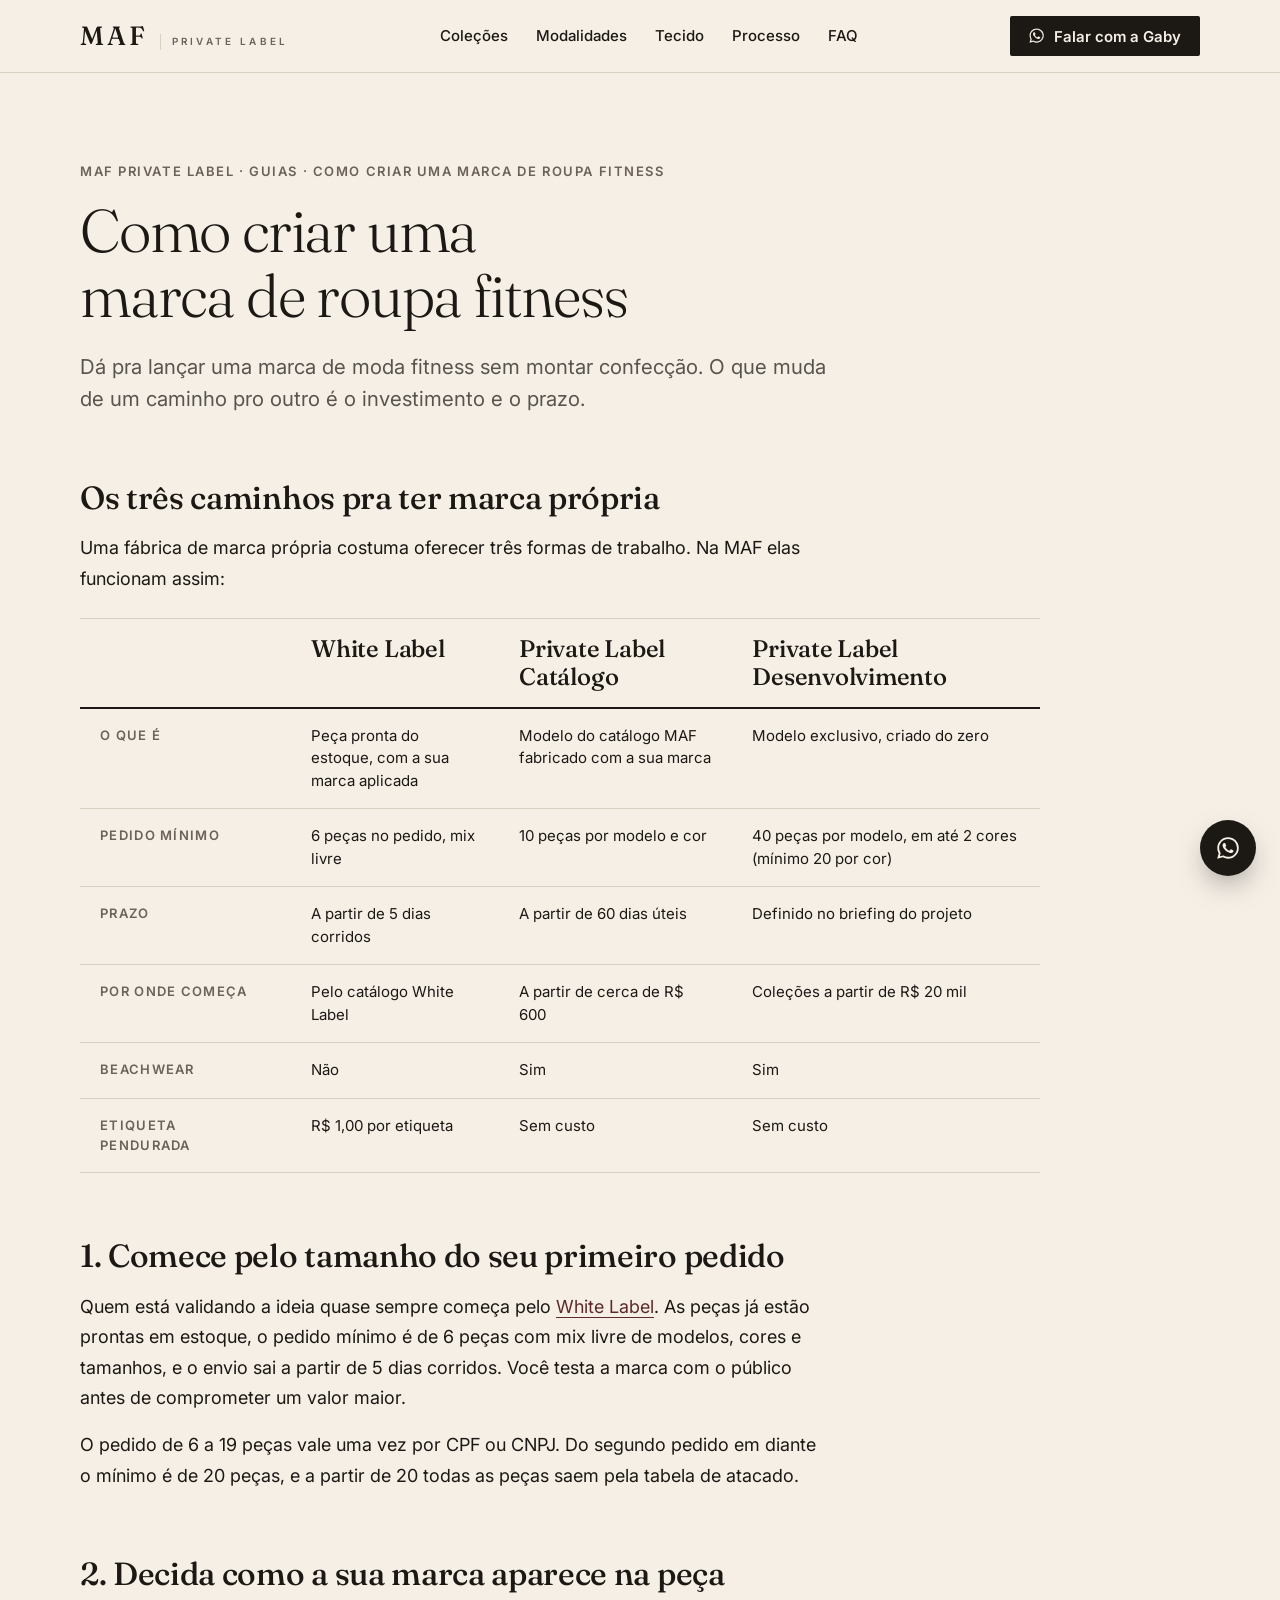
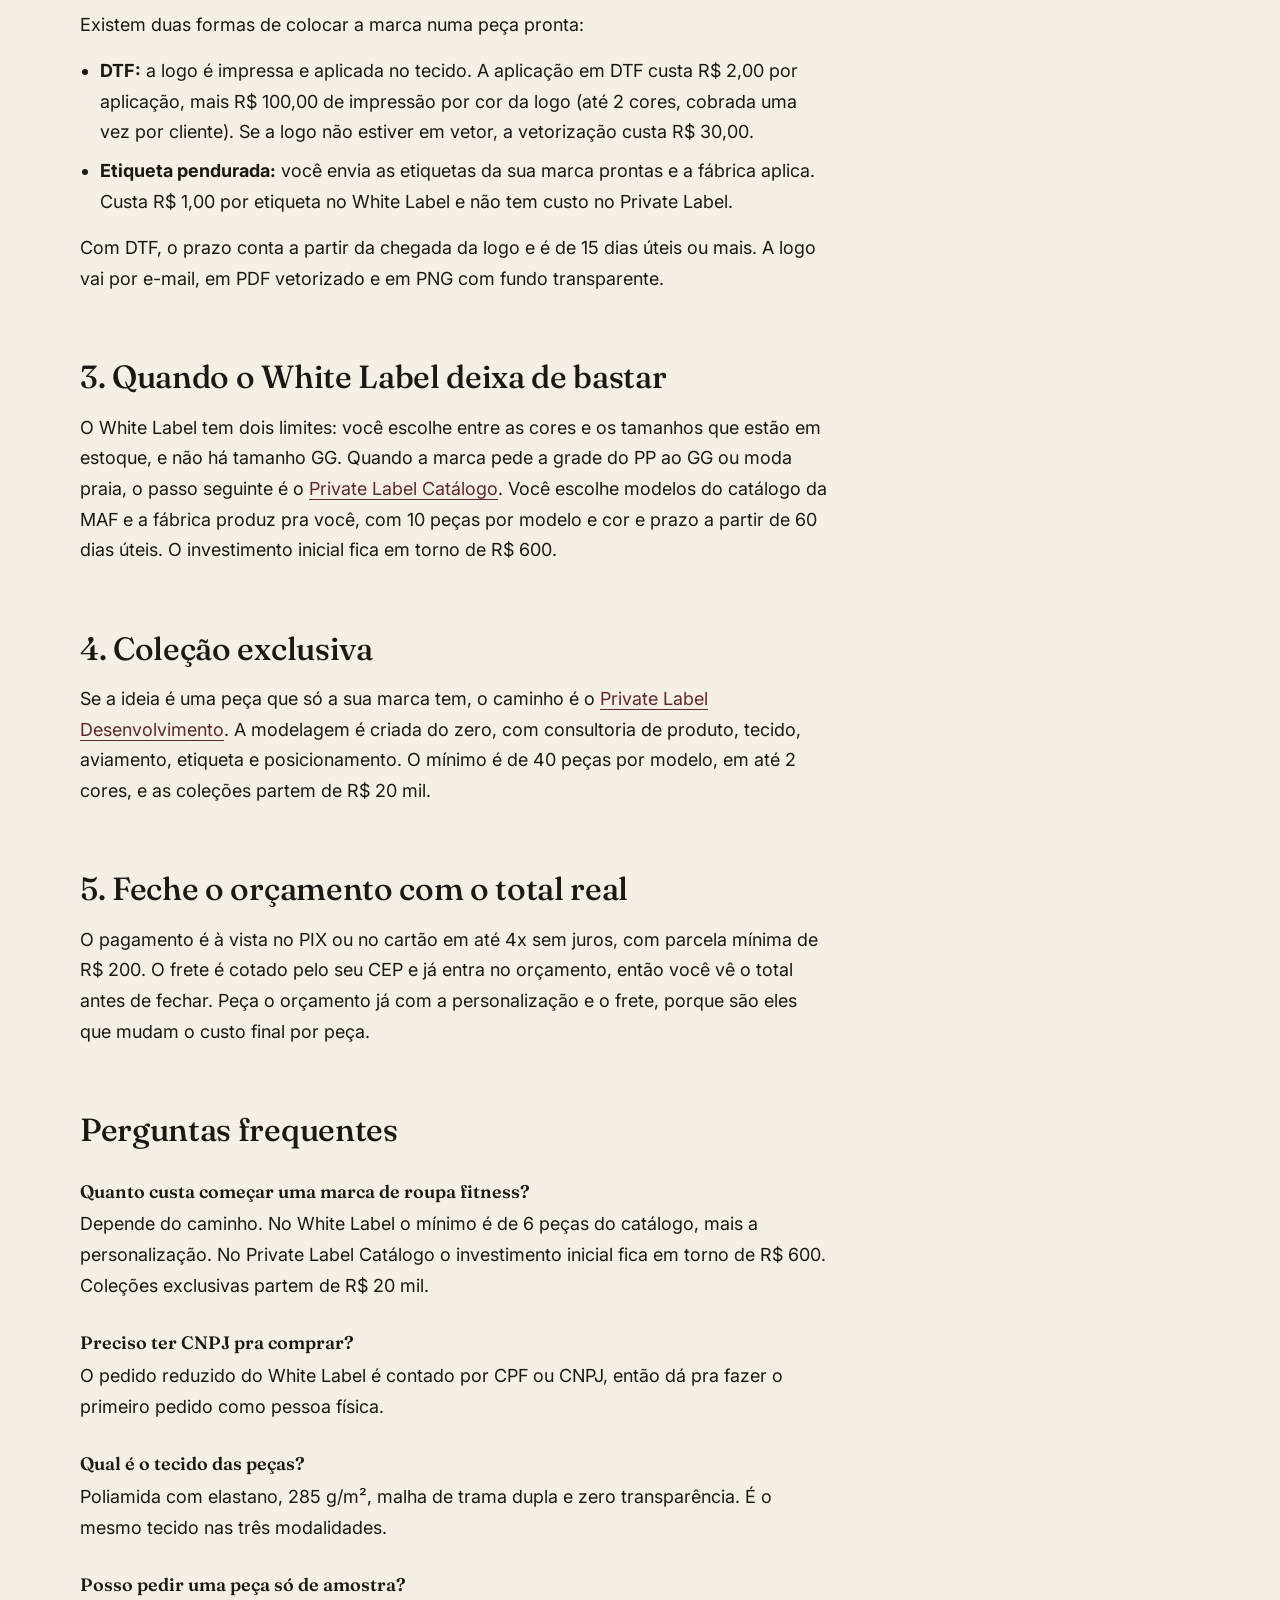
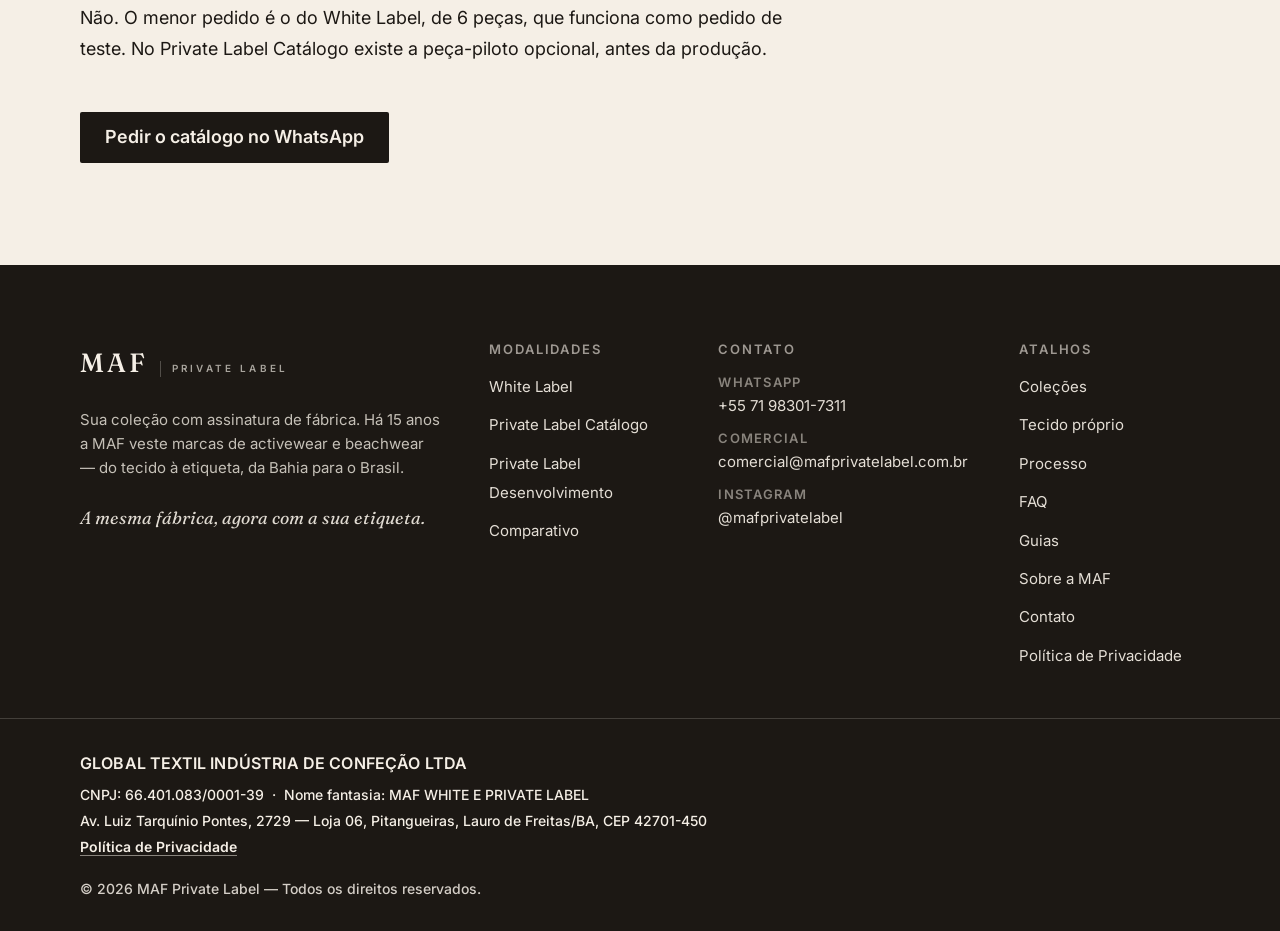
<file: como-criar-marca-de-roupa-fitness.html>
<!doctype html>
<html lang="pt-BR">
<head>
  <meta charset="utf-8" />
  <meta name="viewport" content="width=device-width, initial-scale=1, viewport-fit=cover" />
  <meta name="theme-color" content="#1C1814" />
  <meta name="color-scheme" content="light" />

  <title>Como criar uma marca de roupa fitness: os 3 caminhos e quanto custa começar | MAF</title>
  <meta name="description" content="Passo a passo pra lançar a sua marca de moda fitness com fábrica: White Label a partir de 6 peças, Private Label com 10 unidades por cor ou coleção exclusiva. Mínimos, prazos e custos." />
  <meta name="author" content="GLOBAL TEXTIL INDÚSTRIA DE CONFEÇÃO LTDA" />

  <link rel="canonical" href="https://mafprivatelabel.com.br/como-criar-marca-de-roupa-fitness" />

  <meta property="og:type" content="website" />
  <meta property="og:site_name" content="MAF Private Label" />
  <meta property="og:locale" content="pt_BR" />
  <meta property="og:title" content="Como criar uma marca de roupa fitness: os 3 caminhos e quanto custa começar" />
  <meta property="og:description" content="Passo a passo pra lançar a sua marca de moda fitness com fábrica: White Label a partir de 6 peças, Private Label com 10 unidades por cor ou coleção exclusiva. Mínimos, prazos e custos." />
  <meta property="og:url" content="https://mafprivatelabel.com.br/como-criar-marca-de-roupa-fitness" />
  <meta property="og:image" content="https://mafprivatelabel.com.br/assets/og-cover.jpg" />
  <meta property="og:image:width" content="1200" />
  <meta property="og:image:height" content="630" />

  <meta name="twitter:card" content="summary_large_image" />
  <meta name="twitter:title" content="Como criar uma marca de roupa fitness: os 3 caminhos e quanto custa começar" />
  <meta name="twitter:description" content="Passo a passo pra lançar a sua marca de moda fitness com fábrica: White Label a partir de 6 peças, Private Label com 10 unidades por cor ou coleção exclusiva. Mínimos, prazos e custos." />
  <meta name="twitter:image" content="https://mafprivatelabel.com.br/assets/og-cover.jpg" />

  <link rel="icon" type="image/png" sizes="32x32" href="assets/favicon-32.png" />
  <link rel="apple-touch-icon" href="assets/apple-touch-icon.png" />

  <link rel="preconnect" href="https://fonts.googleapis.com" />
  <link rel="preconnect" href="https://fonts.gstatic.com" crossorigin />
  <link href="https://fonts.googleapis.com/css2?family=Fraunces:ital,opsz,wght@0,9..144,300;0,9..144,500;1,9..144,500&family=Inter:wght@400;500;600&display=swap" rel="stylesheet" />

  <link rel="stylesheet" href="styles.css" />
  <script type="application/ld+json">
{
    "@context": "https://schema.org",
    "@type": "Article",
    "headline": "Como criar uma marca de roupa fitness",
    "description": "Passo a passo pra lançar a sua marca de moda fitness com fábrica: White Label a partir de 6 peças, Private Label com 10 unidades por cor ou coleção exclusiva. Mínimos, prazos e custos.",
    "inLanguage": "pt-BR",
    "datePublished": "2026-11-17",
    "dateModified": "2026-11-17",
    "mainEntityOfPage": "https://mafprivatelabel.com.br/como-criar-marca-de-roupa-fitness",
    "author": {
      "@type": "Organization",
      "name": "MAF Private Label",
      "url": "https://mafprivatelabel.com.br/"
    },
    "publisher": {
      "@type": "Organization",
      "name": "MAF Private Label",
      "logo": {
        "@type": "ImageObject",
        "url": "https://mafprivatelabel.com.br/assets/apple-touch-icon.png"
      }
    }
  }
  </script>
  <script type="application/ld+json">
{
    "@context": "https://schema.org",
    "@type": "FAQPage",
    "mainEntity": [
      {
        "@type": "Question",
        "name": "Quanto custa começar uma marca de roupa fitness?",
        "acceptedAnswer": {
          "@type": "Answer",
          "text": "Depende do caminho. No White Label o mínimo é de 6 peças do catálogo, mais a personalização. No Private Label Catálogo o investimento inicial fica em torno de R$ 600. Coleções exclusivas partem de R$ 20 mil."
        }
      },
      {
        "@type": "Question",
        "name": "Preciso ter CNPJ pra comprar?",
        "acceptedAnswer": {
          "@type": "Answer",
          "text": "O pedido reduzido do White Label é contado por CPF ou CNPJ, então dá pra fazer o primeiro pedido como pessoa física."
        }
      },
      {
        "@type": "Question",
        "name": "Qual é o tecido das peças?",
        "acceptedAnswer": {
          "@type": "Answer",
          "text": "Poliamida com elastano, 285 g/m², malha de trama dupla e zero transparência. É o mesmo tecido nas três modalidades."
        }
      },
      {
        "@type": "Question",
        "name": "Posso pedir uma peça só de amostra?",
        "acceptedAnswer": {
          "@type": "Answer",
          "text": "Não. O menor pedido é o do White Label, de 6 peças, que funciona como pedido de teste. No Private Label Catálogo existe a peça-piloto opcional, antes da produção."
        }
      }
    ]
  }
  </script>
</head>
<body>
  <a class="skip-link" href="#conteudo">Pular para o conteúdo</a>

  <header class="site-nav" id="topo">
    <div class="container nav-inner">
      <a class="brand" href="/" aria-label="MAF Private Label — início">
        <span class="brand-mark">MAF</span>
        <span class="brand-sub">Private Label</span>
      </a>
      <nav class="nav-links" aria-label="Seções do site">
        <a href="/#lookbook">Coleções</a>
        <a href="/#modalidades">Modalidades</a>
        <a href="/#tecido">Tecido</a>
        <a href="/#processo">Processo</a>
        <a href="/#faq">FAQ</a>
      </nav>
      <a class="btn btn-primary btn-sm nav-cta"
         href="https://wa.me/5571983017311"
         data-gaby="catalogo"
         target="_blank" rel="noopener">
        <svg class="ic-wpp" viewBox="0 0 24 24" aria-hidden="true" focusable="false"><path d="M19.05 4.91A9.82 9.82 0 0 0 12.04 2C6.58 2 2.13 6.45 2.13 11.91c0 1.75.46 3.45 1.32 4.95L2 22l5.25-1.38a9.9 9.9 0 0 0 4.79 1.22h.01c5.46 0 9.91-4.45 9.91-9.91 0-2.65-1.03-5.14-2.91-7.02ZM12.05 20.15h-.01a8.2 8.2 0 0 1-4.18-1.15l-.3-.18-3.11.82.83-3.04-.2-.31a8.18 8.18 0 0 1-1.26-4.38c0-4.54 3.7-8.23 8.24-8.23 2.2 0 4.27.86 5.82 2.42a8.18 8.18 0 0 1 2.41 5.82c0 4.54-3.7 8.23-8.24 8.23Zm4.52-6.16c-.25-.12-1.47-.72-1.69-.81-.23-.08-.39-.12-.56.13-.16.25-.64.81-.79.97-.14.17-.29.19-.54.06-.25-.12-1.05-.39-1.99-1.23-.74-.66-1.23-1.47-1.38-1.72-.14-.25-.01-.38.11-.51.11-.11.25-.29.37-.43.12-.14.16-.25.25-.41.08-.17.04-.31-.02-.43-.06-.12-.56-1.34-.76-1.84-.2-.48-.41-.42-.56-.42-.14-.01-.31-.01-.48-.01a.92.92 0 0 0-.66.31c-.23.25-.87.85-.87 2.07 0 1.22.89 2.4 1.01 2.56.12.17 1.75 2.67 4.23 3.74.59.26 1.05.41 1.41.52.59.19 1.13.16 1.56.1.48-.07 1.47-.6 1.68-1.18.21-.58.21-1.07.14-1.18-.06-.11-.22-.17-.47-.29Z"/></svg>
        Falar com a Gaby
      </a>
    </div>
  </header>

  <main id="conteudo">

    <article class="artigo container">
      <header class="artigo-topo">
        <p class="crumb"><a href="/">MAF Private Label</a> · <a href="/guias">Guias</a> · Como criar uma marca de roupa fitness</p>
        <h1 class="artigo-titulo">Como criar uma marca de roupa fitness</h1>
        <p class="artigo-lead">Dá pra lançar uma marca de moda fitness sem montar confecção. O que muda de um caminho pro outro é o investimento e o prazo.</p>
      </header>
      <div class="artigo-corpo">
        <h2>Os três caminhos pra ter marca própria</h2>
        <p>Uma fábrica de marca própria costuma oferecer três formas de trabalho. Na MAF elas funcionam assim:</p>
        <div class="comp-table-wrap">
          <table class="comp-table">
            <thead>
              <tr><th scope="col"></th><th scope="col">White Label</th><th scope="col">Private Label Catálogo</th><th scope="col">Private Label Desenvolvimento</th></tr>
            </thead>
            <tbody>
              <tr><th class="comp-row-label" scope="row">O que é</th><td>Peça pronta do estoque, com a sua marca aplicada</td><td>Modelo do catálogo MAF fabricado com a sua marca</td><td>Modelo exclusivo, criado do zero</td></tr>
              <tr><th class="comp-row-label" scope="row">Pedido mínimo</th><td>6 peças no pedido, mix livre</td><td>10 peças por modelo e cor</td><td>40 peças por modelo, em até 2 cores (mínimo 20 por cor)</td></tr>
              <tr><th class="comp-row-label" scope="row">Prazo</th><td>A partir de 5 dias corridos</td><td>A partir de 60 dias úteis</td><td>Definido no briefing do projeto</td></tr>
              <tr><th class="comp-row-label" scope="row">Por onde começa</th><td>Pelo catálogo White Label</td><td>A partir de cerca de R$ 600</td><td>Coleções a partir de R$ 20 mil</td></tr>
              <tr><th class="comp-row-label" scope="row">Beachwear</th><td>Não</td><td>Sim</td><td>Sim</td></tr>
              <tr><th class="comp-row-label" scope="row">Etiqueta pendurada</th><td>R$ 1,00 por etiqueta</td><td>Sem custo</td><td>Sem custo</td></tr>
            </tbody>
          </table>
        </div>
        <h2>1. Comece pelo tamanho do seu primeiro pedido</h2>
        <p>Quem está validando a ideia quase sempre começa pelo <a href="/white-label">White Label</a>. As peças já estão prontas em estoque, o pedido mínimo é de 6 peças com mix livre de modelos, cores e tamanhos, e o envio sai a partir de 5 dias corridos. Você testa a marca com o público antes de comprometer um valor maior.</p>
        <p>O pedido de 6 a 19 peças vale uma vez por CPF ou CNPJ. Do segundo pedido em diante o mínimo é de 20 peças, e a partir de 20 todas as peças saem pela tabela de atacado.</p>
        <h2>2. Decida como a sua marca aparece na peça</h2>
        <p>Existem duas formas de colocar a marca numa peça pronta:</p>
        <ul>
          <li><strong>DTF:</strong> a logo é impressa e aplicada no tecido. A aplicação em DTF custa R$ 2,00 por aplicação, mais R$ 100,00 de impressão por cor da logo (até 2 cores, cobrada uma vez por cliente). Se a logo não estiver em vetor, a vetorização custa R$ 30,00.</li>
          <li><strong>Etiqueta pendurada:</strong> você envia as etiquetas da sua marca prontas e a fábrica aplica. Custa R$ 1,00 por etiqueta no White Label e não tem custo no Private Label.</li>
        </ul>
        <p>Com DTF, o prazo conta a partir da chegada da logo e é de 15 dias úteis ou mais. A logo vai por e-mail, em PDF vetorizado e em PNG com fundo transparente.</p>
        <h2>3. Quando o White Label deixa de bastar</h2>
        <p>O White Label tem dois limites: você escolhe entre as cores e os tamanhos que estão em estoque, e não há tamanho GG. Quando a marca pede a grade do PP ao GG ou moda praia, o passo seguinte é o <a href="/private-label">Private Label Catálogo</a>. Você escolhe modelos do catálogo da MAF e a fábrica produz pra você, com 10 peças por modelo e cor e prazo a partir de 60 dias úteis. O investimento inicial fica em torno de R$ 600.</p>
        <h2>4. Coleção exclusiva</h2>
        <p>Se a ideia é uma peça que só a sua marca tem, o caminho é o <a href="/desenvolvimento">Private Label Desenvolvimento</a>. A modelagem é criada do zero, com consultoria de produto, tecido, aviamento, etiqueta e posicionamento. O mínimo é de 40 peças por modelo, em até 2 cores, e as coleções partem de R$ 20 mil.</p>
        <h2>5. Feche o orçamento com o total real</h2>
        <p>O pagamento é à vista no PIX ou no cartão em até 4x sem juros, com parcela mínima de R$ 200. O frete é cotado pelo seu CEP e já entra no orçamento, então você vê o total antes de fechar. Peça o orçamento já com a personalização e o frete, porque são eles que mudam o custo final por peça.</p>
        <h2>Perguntas frequentes</h2>
        <h3>Quanto custa começar uma marca de roupa fitness?</h3>
        <p>Depende do caminho. No White Label o mínimo é de 6 peças do catálogo, mais a personalização. No Private Label Catálogo o investimento inicial fica em torno de R$ 600. Coleções exclusivas partem de R$ 20 mil.</p>
        <h3>Preciso ter CNPJ pra comprar?</h3>
        <p>O pedido reduzido do White Label é contado por CPF ou CNPJ, então dá pra fazer o primeiro pedido como pessoa física.</p>
        <h3>Qual é o tecido das peças?</h3>
        <p>Poliamida com elastano, 285 g/m², malha de trama dupla e zero transparência. É o mesmo tecido nas três modalidades.</p>
        <h3>Posso pedir uma peça só de amostra?</h3>
        <p>Não. O menor pedido é o do White Label, de 6 peças, que funciona como pedido de teste. No Private Label Catálogo existe a peça-piloto opcional, antes da produção.</p>
        <p class="artigo-cta"><a class="btn btn-primary" href="https://wa.me/5571983017311" data-gaby="catalogo" target="_blank" rel="noopener">Pedir o catálogo no WhatsApp</a></p>
      </div>
    </article>

  </main>

  <footer class="site-footer" id="rodape" role="contentinfo">
    <div class="container footer-grid">
      <div class="footer-col footer-brand">
        <span class="brand brand-footer">
          <span class="brand-mark">MAF</span>
          <span class="brand-sub">Private Label</span>
        </span>
        <p class="footer-tagline">Sua coleção com assinatura de fábrica. Há 15 anos a MAF veste marcas de activewear e beachwear — do tecido à etiqueta, da Bahia para o Brasil.</p>
        <p class="footer-whisper">A mesma fábrica, agora com a sua etiqueta.</p>
      </div>

      <nav class="footer-col" aria-label="Modalidades">
        <h3 class="footer-title">Modalidades</h3>
        <ul class="footer-list">
          <li><a href="/white-label">White Label</a></li>
          <li><a href="/private-label">Private Label Catálogo</a></li>
          <li><a href="/desenvolvimento">Private Label Desenvolvimento</a></li>
          <li><a href="/#comparativo">Comparativo</a></li>
        </ul>
      </nav>

      <div class="footer-col footer-contact">
        <h3 class="footer-title">Contato</h3>
        <ul class="footer-list footer-contact-list">
          <li>
            <span class="ic-label">WhatsApp</span>
            <a href="https://wa.me/5571983017311" data-gaby="default" target="_blank" rel="noopener">+55 71 98301-7311</a>
          </li>
          <li>
            <span class="ic-label">Comercial</span>
            <a href="mailto:comercial@mafprivatelabel.com.br">comercial@mafprivatelabel.com.br</a>
          </li>
          <li>
            <span class="ic-label">Instagram</span>
            <a href="https://instagram.com/mafprivatelabel" target="_blank" rel="noopener">@mafprivatelabel</a>
          </li>
        </ul>
      </div>

      <nav class="footer-col" aria-label="Atalhos">
        <h3 class="footer-title">Atalhos</h3>
        <ul class="footer-list">
          <li><a href="/#lookbook">Coleções</a></li>
          <li><a href="/#tecido">Tecido próprio</a></li>
          <li><a href="/#processo">Processo</a></li>
          <li><a href="/#faq">FAQ</a></li>
          <li><a href="/guias">Guias</a></li>
          <li><a href="/sobre">Sobre a MAF</a></li>
          <li><a href="/contato">Contato</a></li>
          <li><a href="/privacidade">Política de Privacidade</a></li>
        </ul>
      </nav>
    </div>

    <div class="footer-legal">
      <div class="container footer-legal-inner">
        <p class="legal-line legal-rs">GLOBAL TEXTIL INDÚSTRIA DE CONFEÇÃO LTDA</p>
        <p class="legal-line">CNPJ: 66.401.083/0001-39 &nbsp;·&nbsp; Nome fantasia: MAF WHITE E PRIVATE LABEL</p>
        <p class="legal-line">Av. Luiz Tarquínio Pontes, 2729 — Loja 06, Pitangueiras, Lauro de Freitas/BA, CEP 42701-450</p>
        <p class="legal-line"><a href="/privacidade">Política de Privacidade</a></p>
        <p class="legal-line legal-copy">© 2026 MAF Private Label — Todos os direitos reservados.</p>
      </div>
    </div>
  </footer>

  <a class="wpp-fab"
     href="https://wa.me/5571983017311"
     data-gaby="catalogo"
     target="_blank" rel="noopener"
     aria-label="Falar com a Gaby no WhatsApp">
    <span class="wpp-ring" aria-hidden="true"></span>
    <svg class="wpp-icon" viewBox="0 0 24 24" aria-hidden="true" focusable="false"><path d="M19.05 4.91A9.82 9.82 0 0 0 12.04 2C6.58 2 2.13 6.45 2.13 11.91c0 1.75.46 3.45 1.32 4.95L2 22l5.25-1.38a9.9 9.9 0 0 0 4.79 1.22h.01c5.46 0 9.91-4.45 9.91-9.91 0-2.65-1.03-5.14-2.91-7.02ZM12.05 20.15h-.01a8.2 8.2 0 0 1-4.18-1.15l-.3-.18-3.11.82.83-3.04-.2-.31a8.18 8.18 0 0 1-1.26-4.38c0-4.54 3.7-8.23 8.24-8.23 2.2 0 4.27.86 5.82 2.42a8.18 8.18 0 0 1 2.41 5.82c0 4.54-3.7 8.23-8.24 8.23Zm4.52-6.16c-.25-.12-1.47-.72-1.69-.81-.23-.08-.39-.12-.56.13-.16.25-.64.81-.79.97-.14.17-.29.19-.54.06-.25-.12-1.05-.39-1.99-1.23-.74-.66-1.23-1.47-1.38-1.72-.14-.25-.01-.38.11-.51.11-.11.25-.29.37-.43.12-.14.16-.25.25-.41.08-.17.04-.31-.02-.43-.06-.12-.56-1.34-.76-1.84-.2-.48-.41-.42-.56-.42-.14-.01-.31-.01-.48-.01a.92.92 0 0 0-.66.31c-.23.25-.87.85-.87 2.07 0 1.22.89 2.4 1.01 2.56.12.17 1.75 2.67 4.23 3.74.59.26 1.05.41 1.41.52.59.19 1.13.16 1.56.1.48-.07 1.47-.6 1.68-1.18.21-.58.21-1.07.14-1.18-.06-.11-.22-.17-.47-.29Z"/></svg>
    <span class="wpp-label">Falar com a Gaby</span>
  </a>

  <div class="consent-bar" id="consent-bar" hidden role="dialog" aria-label="Consentimento de cookies">
    <p>Usamos cookies de análise (Google e Meta) para entender o que funciona no site e melhorar sua experiência. <a href="/privacidade">Política de Privacidade</a>.</p>
    <div class="consent-actions">
      <button class="btn btn-primary btn-sm" type="button" data-consent="accept">Aceitar</button>
      <button class="btn btn-secondary btn-sm" type="button" data-consent="deny">Recusar</button>
    </div>
  </div>

  <script src="script.js?v=20261118" defer></script>
</body>
</html>
</file>
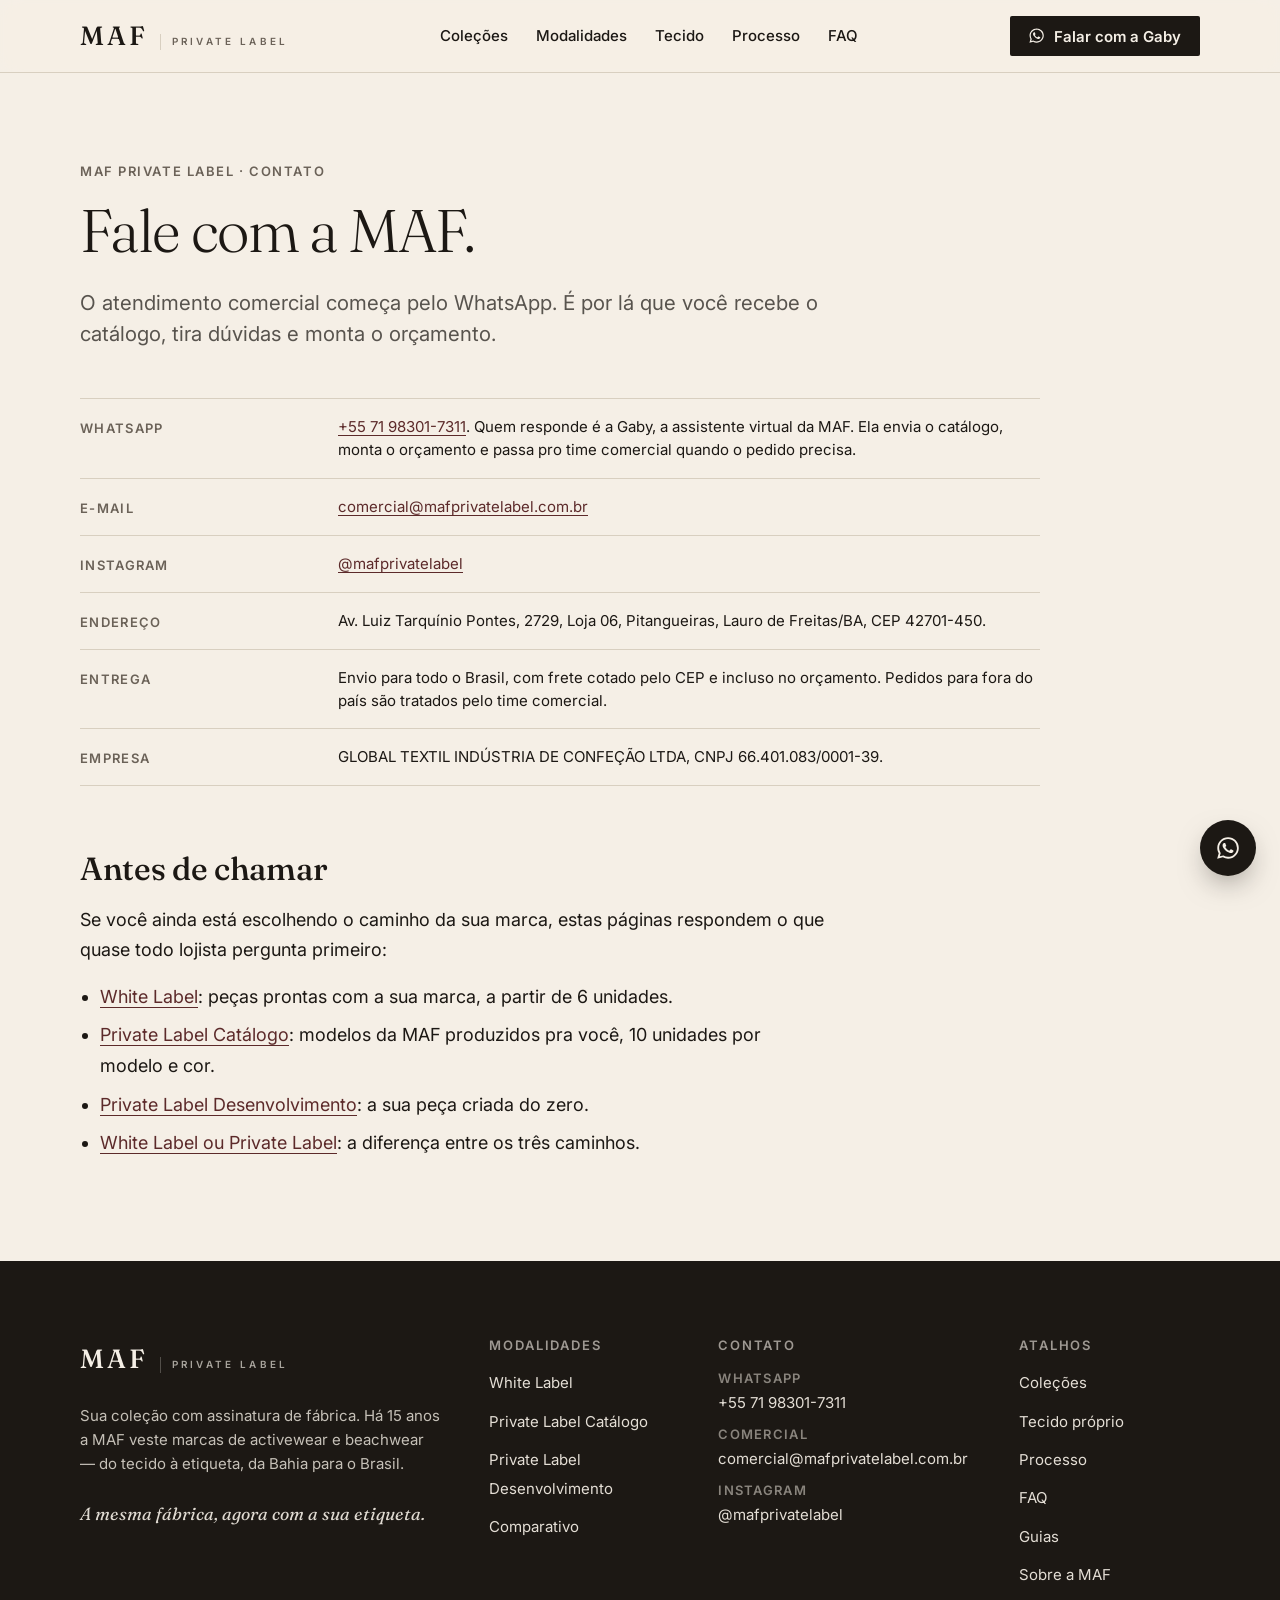
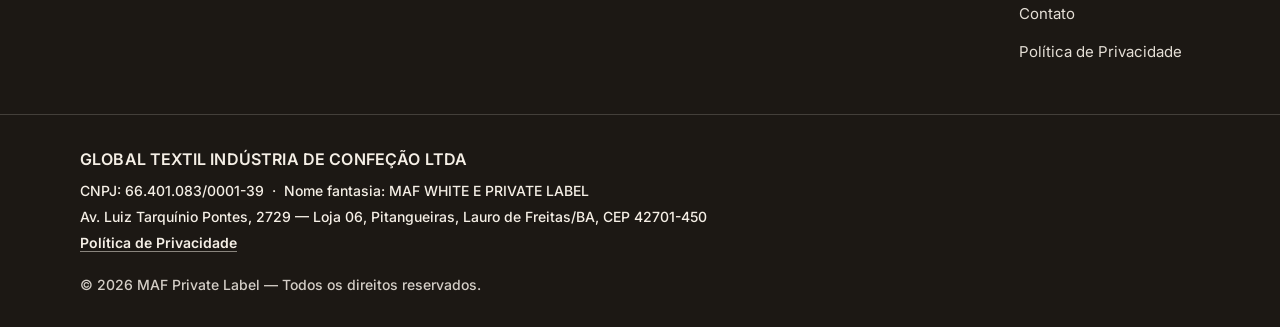
<file: contato.html>
<!doctype html>
<html lang="pt-BR">
<head>
  <meta charset="utf-8" />
  <meta name="viewport" content="width=device-width, initial-scale=1, viewport-fit=cover" />
  <meta name="theme-color" content="#1C1814" />
  <meta name="color-scheme" content="light" />

  <title>Contato da MAF Private Label: WhatsApp, e-mail e endereço em Lauro de Freitas (BA)</title>
  <meta name="description" content="Fale com a MAF Private Label pelo WhatsApp +55 71 98301-7311 ou por e-mail. Fábrica de activewear e beachwear em Lauro de Freitas, Bahia, com envio para todo o Brasil." />
  <meta name="author" content="GLOBAL TEXTIL INDÚSTRIA DE CONFEÇÃO LTDA" />

  <link rel="canonical" href="https://mafprivatelabel.com.br/contato" />

  <meta property="og:type" content="website" />
  <meta property="og:site_name" content="MAF Private Label" />
  <meta property="og:locale" content="pt_BR" />
  <meta property="og:title" content="Contato da MAF Private Label: WhatsApp, e-mail e endereço em Lauro de Freitas (BA)" />
  <meta property="og:description" content="Fale com a MAF Private Label pelo WhatsApp +55 71 98301-7311 ou por e-mail. Fábrica de activewear e beachwear em Lauro de Freitas, Bahia, com envio para todo o Brasil." />
  <meta property="og:url" content="https://mafprivatelabel.com.br/contato" />
  <meta property="og:image" content="https://mafprivatelabel.com.br/assets/og-cover.jpg" />
  <meta property="og:image:width" content="1200" />
  <meta property="og:image:height" content="630" />

  <meta name="twitter:card" content="summary_large_image" />
  <meta name="twitter:title" content="Contato da MAF Private Label: WhatsApp, e-mail e endereço em Lauro de Freitas (BA)" />
  <meta name="twitter:description" content="Fale com a MAF Private Label pelo WhatsApp +55 71 98301-7311 ou por e-mail. Fábrica de activewear e beachwear em Lauro de Freitas, Bahia, com envio para todo o Brasil." />
  <meta name="twitter:image" content="https://mafprivatelabel.com.br/assets/og-cover.jpg" />

  <link rel="icon" type="image/png" sizes="32x32" href="assets/favicon-32.png" />
  <link rel="apple-touch-icon" href="assets/apple-touch-icon.png" />

  <link rel="preconnect" href="https://fonts.googleapis.com" />
  <link rel="preconnect" href="https://fonts.gstatic.com" crossorigin />
  <link href="https://fonts.googleapis.com/css2?family=Fraunces:ital,opsz,wght@0,9..144,300;0,9..144,500;1,9..144,500&family=Inter:wght@400;500;600&display=swap" rel="stylesheet" />

  <link rel="stylesheet" href="styles.css" />
  <script type="application/ld+json">
{
    "@context": "https://schema.org",
    "@type": "ContactPage",
    "name": "Contato da MAF Private Label",
    "url": "https://mafprivatelabel.com.br/contato",
    "mainEntity": {
      "@type": "Organization",
      "name": "MAF Private Label",
      "url": "https://mafprivatelabel.com.br/",
      "telephone": "+55-71-98301-7311",
      "email": "comercial@mafprivatelabel.com.br",
      "address": {
        "@type": "PostalAddress",
        "streetAddress": "Av. Luiz Tarquínio Pontes, 2729, Loja 06, Pitangueiras",
        "addressLocality": "Lauro de Freitas",
        "addressRegion": "BA",
        "postalCode": "42701-450",
        "addressCountry": "BR"
      }
    }
  }
  </script>
</head>
<body>
  <a class="skip-link" href="#conteudo">Pular para o conteúdo</a>

  <header class="site-nav" id="topo">
    <div class="container nav-inner">
      <a class="brand" href="/" aria-label="MAF Private Label — início">
        <span class="brand-mark">MAF</span>
        <span class="brand-sub">Private Label</span>
      </a>
      <nav class="nav-links" aria-label="Seções do site">
        <a href="/#lookbook">Coleções</a>
        <a href="/#modalidades">Modalidades</a>
        <a href="/#tecido">Tecido</a>
        <a href="/#processo">Processo</a>
        <a href="/#faq">FAQ</a>
      </nav>
      <a class="btn btn-primary btn-sm nav-cta"
         href="https://wa.me/5571983017311"
         data-gaby="default"
         target="_blank" rel="noopener">
        <svg class="ic-wpp" viewBox="0 0 24 24" aria-hidden="true" focusable="false"><path d="M19.05 4.91A9.82 9.82 0 0 0 12.04 2C6.58 2 2.13 6.45 2.13 11.91c0 1.75.46 3.45 1.32 4.95L2 22l5.25-1.38a9.9 9.9 0 0 0 4.79 1.22h.01c5.46 0 9.91-4.45 9.91-9.91 0-2.65-1.03-5.14-2.91-7.02ZM12.05 20.15h-.01a8.2 8.2 0 0 1-4.18-1.15l-.3-.18-3.11.82.83-3.04-.2-.31a8.18 8.18 0 0 1-1.26-4.38c0-4.54 3.7-8.23 8.24-8.23 2.2 0 4.27.86 5.82 2.42a8.18 8.18 0 0 1 2.41 5.82c0 4.54-3.7 8.23-8.24 8.23Zm4.52-6.16c-.25-.12-1.47-.72-1.69-.81-.23-.08-.39-.12-.56.13-.16.25-.64.81-.79.97-.14.17-.29.19-.54.06-.25-.12-1.05-.39-1.99-1.23-.74-.66-1.23-1.47-1.38-1.72-.14-.25-.01-.38.11-.51.11-.11.25-.29.37-.43.12-.14.16-.25.25-.41.08-.17.04-.31-.02-.43-.06-.12-.56-1.34-.76-1.84-.2-.48-.41-.42-.56-.42-.14-.01-.31-.01-.48-.01a.92.92 0 0 0-.66.31c-.23.25-.87.85-.87 2.07 0 1.22.89 2.4 1.01 2.56.12.17 1.75 2.67 4.23 3.74.59.26 1.05.41 1.41.52.59.19 1.13.16 1.56.1.48-.07 1.47-.6 1.68-1.18.21-.58.21-1.07.14-1.18-.06-.11-.22-.17-.47-.29Z"/></svg>
        Falar com a Gaby
      </a>
    </div>
  </header>

  <main id="conteudo">

    <article class="artigo container">
      <header class="artigo-topo">
        <p class="crumb"><a href="/">MAF Private Label</a> · Contato</p>
        <h1 class="artigo-titulo">Fale com a MAF.</h1>
        <p class="artigo-lead">O atendimento comercial começa pelo WhatsApp. É por lá que você recebe o catálogo, tira dúvidas e monta o orçamento.</p>
      </header>
      <div class="artigo-corpo">
        <ul class="spec-list">
          <li><span class="spec-k">WhatsApp</span><span class="spec-v"><a href="https://wa.me/5571983017311" data-gaby="default" target="_blank" rel="noopener">+55 71 98301-7311</a>. Quem responde é a Gaby, a assistente virtual da MAF. Ela envia o catálogo, monta o orçamento e passa pro time comercial quando o pedido precisa.</span></li>
          <li><span class="spec-k">E-mail</span><span class="spec-v"><a href="mailto:comercial@mafprivatelabel.com.br">comercial@mafprivatelabel.com.br</a></span></li>
          <li><span class="spec-k">Instagram</span><span class="spec-v"><a href="https://instagram.com/mafprivatelabel" target="_blank" rel="noopener">@mafprivatelabel</a></span></li>
          <li><span class="spec-k">Endereço</span><span class="spec-v">Av. Luiz Tarquínio Pontes, 2729, Loja 06, Pitangueiras, Lauro de Freitas/BA, CEP 42701-450.</span></li>
          <li><span class="spec-k">Entrega</span><span class="spec-v">Envio para todo o Brasil, com frete cotado pelo CEP e incluso no orçamento. Pedidos para fora do país são tratados pelo time comercial.</span></li>
          <li><span class="spec-k">Empresa</span><span class="spec-v">GLOBAL TEXTIL INDÚSTRIA DE CONFEÇÃO LTDA, CNPJ 66.401.083/0001-39.</span></li>
        </ul>
        <h2>Antes de chamar</h2>
        <p>Se você ainda está escolhendo o caminho da sua marca, estas páginas respondem o que quase todo lojista pergunta primeiro:</p>
        <ul>
          <li><a href="/white-label">White Label</a>: peças prontas com a sua marca, a partir de 6 unidades.</li>
          <li><a href="/private-label">Private Label Catálogo</a>: modelos da MAF produzidos pra você, 10 unidades por modelo e cor.</li>
          <li><a href="/desenvolvimento">Private Label Desenvolvimento</a>: a sua peça criada do zero.</li>
          <li><a href="/white-label-ou-private-label">White Label ou Private Label</a>: a diferença entre os três caminhos.</li>
        </ul>
      </div>
    </article>

  </main>

  <footer class="site-footer" id="rodape" role="contentinfo">
    <div class="container footer-grid">
      <div class="footer-col footer-brand">
        <span class="brand brand-footer">
          <span class="brand-mark">MAF</span>
          <span class="brand-sub">Private Label</span>
        </span>
        <p class="footer-tagline">Sua coleção com assinatura de fábrica. Há 15 anos a MAF veste marcas de activewear e beachwear — do tecido à etiqueta, da Bahia para o Brasil.</p>
        <p class="footer-whisper">A mesma fábrica, agora com a sua etiqueta.</p>
      </div>

      <nav class="footer-col" aria-label="Modalidades">
        <h3 class="footer-title">Modalidades</h3>
        <ul class="footer-list">
          <li><a href="/white-label">White Label</a></li>
          <li><a href="/private-label">Private Label Catálogo</a></li>
          <li><a href="/desenvolvimento">Private Label Desenvolvimento</a></li>
          <li><a href="/#comparativo">Comparativo</a></li>
        </ul>
      </nav>

      <div class="footer-col footer-contact">
        <h3 class="footer-title">Contato</h3>
        <ul class="footer-list footer-contact-list">
          <li>
            <span class="ic-label">WhatsApp</span>
            <a href="https://wa.me/5571983017311" data-gaby="default" target="_blank" rel="noopener">+55 71 98301-7311</a>
          </li>
          <li>
            <span class="ic-label">Comercial</span>
            <a href="mailto:comercial@mafprivatelabel.com.br">comercial@mafprivatelabel.com.br</a>
          </li>
          <li>
            <span class="ic-label">Instagram</span>
            <a href="https://instagram.com/mafprivatelabel" target="_blank" rel="noopener">@mafprivatelabel</a>
          </li>
        </ul>
      </div>

      <nav class="footer-col" aria-label="Atalhos">
        <h3 class="footer-title">Atalhos</h3>
        <ul class="footer-list">
          <li><a href="/#lookbook">Coleções</a></li>
          <li><a href="/#tecido">Tecido próprio</a></li>
          <li><a href="/#processo">Processo</a></li>
          <li><a href="/#faq">FAQ</a></li>
          <li><a href="/guias">Guias</a></li>
          <li><a href="/sobre">Sobre a MAF</a></li>
          <li><a href="/contato">Contato</a></li>
          <li><a href="/privacidade">Política de Privacidade</a></li>
        </ul>
      </nav>
    </div>

    <div class="footer-legal">
      <div class="container footer-legal-inner">
        <p class="legal-line legal-rs">GLOBAL TEXTIL INDÚSTRIA DE CONFEÇÃO LTDA</p>
        <p class="legal-line">CNPJ: 66.401.083/0001-39 &nbsp;·&nbsp; Nome fantasia: MAF WHITE E PRIVATE LABEL</p>
        <p class="legal-line">Av. Luiz Tarquínio Pontes, 2729 — Loja 06, Pitangueiras, Lauro de Freitas/BA, CEP 42701-450</p>
        <p class="legal-line"><a href="/privacidade">Política de Privacidade</a></p>
        <p class="legal-line legal-copy">© 2026 MAF Private Label — Todos os direitos reservados.</p>
      </div>
    </div>
  </footer>

  <a class="wpp-fab"
     href="https://wa.me/5571983017311"
     data-gaby="default"
     target="_blank" rel="noopener"
     aria-label="Falar com a Gaby no WhatsApp">
    <span class="wpp-ring" aria-hidden="true"></span>
    <svg class="wpp-icon" viewBox="0 0 24 24" aria-hidden="true" focusable="false"><path d="M19.05 4.91A9.82 9.82 0 0 0 12.04 2C6.58 2 2.13 6.45 2.13 11.91c0 1.75.46 3.45 1.32 4.95L2 22l5.25-1.38a9.9 9.9 0 0 0 4.79 1.22h.01c5.46 0 9.91-4.45 9.91-9.91 0-2.65-1.03-5.14-2.91-7.02ZM12.05 20.15h-.01a8.2 8.2 0 0 1-4.18-1.15l-.3-.18-3.11.82.83-3.04-.2-.31a8.18 8.18 0 0 1-1.26-4.38c0-4.54 3.7-8.23 8.24-8.23 2.2 0 4.27.86 5.82 2.42a8.18 8.18 0 0 1 2.41 5.82c0 4.54-3.7 8.23-8.24 8.23Zm4.52-6.16c-.25-.12-1.47-.72-1.69-.81-.23-.08-.39-.12-.56.13-.16.25-.64.81-.79.97-.14.17-.29.19-.54.06-.25-.12-1.05-.39-1.99-1.23-.74-.66-1.23-1.47-1.38-1.72-.14-.25-.01-.38.11-.51.11-.11.25-.29.37-.43.12-.14.16-.25.25-.41.08-.17.04-.31-.02-.43-.06-.12-.56-1.34-.76-1.84-.2-.48-.41-.42-.56-.42-.14-.01-.31-.01-.48-.01a.92.92 0 0 0-.66.31c-.23.25-.87.85-.87 2.07 0 1.22.89 2.4 1.01 2.56.12.17 1.75 2.67 4.23 3.74.59.26 1.05.41 1.41.52.59.19 1.13.16 1.56.1.48-.07 1.47-.6 1.68-1.18.21-.58.21-1.07.14-1.18-.06-.11-.22-.17-.47-.29Z"/></svg>
    <span class="wpp-label">Falar com a Gaby</span>
  </a>

  <div class="consent-bar" id="consent-bar" hidden role="dialog" aria-label="Consentimento de cookies">
    <p>Usamos cookies de análise (Google e Meta) para entender o que funciona no site e melhorar sua experiência. <a href="/privacidade">Política de Privacidade</a>.</p>
    <div class="consent-actions">
      <button class="btn btn-primary btn-sm" type="button" data-consent="accept">Aceitar</button>
      <button class="btn btn-secondary btn-sm" type="button" data-consent="deny">Recusar</button>
    </div>
  </div>

  <script src="script.js?v=20261118" defer></script>
</body>
</html>
</file>
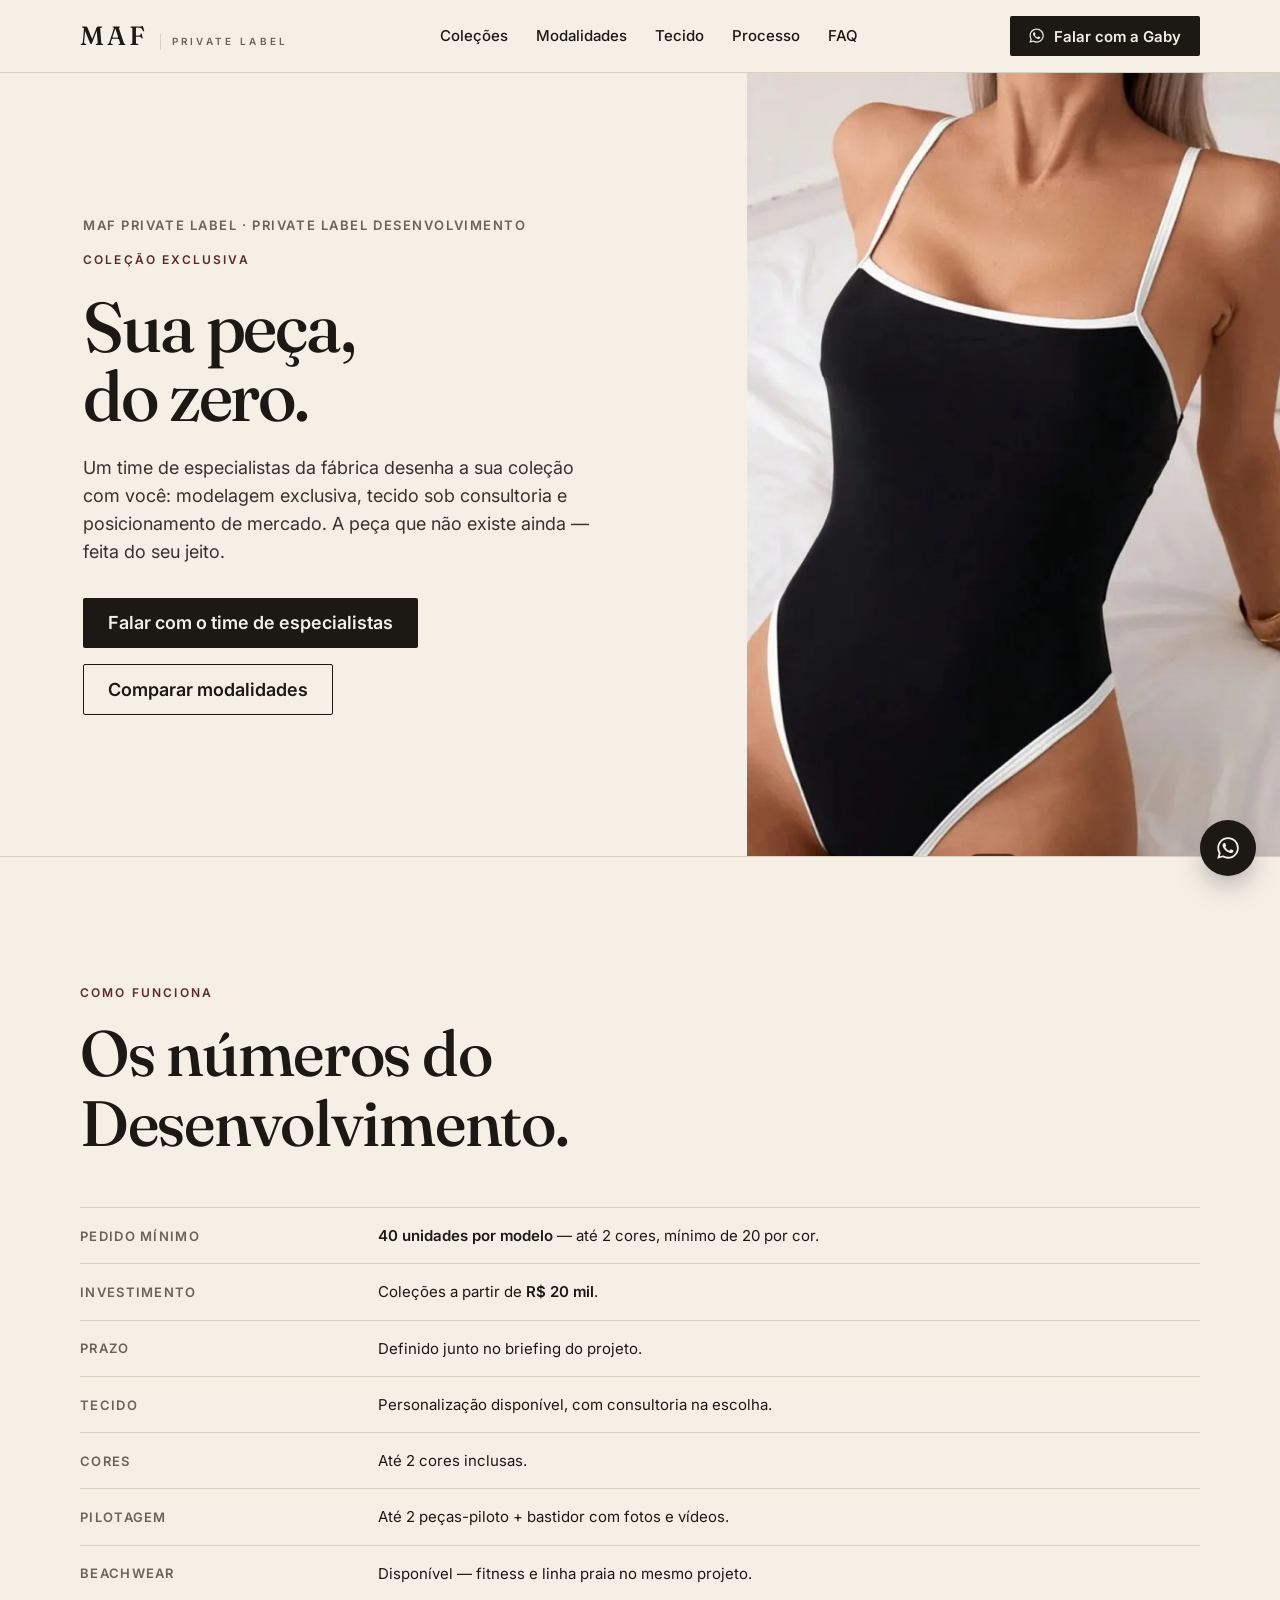
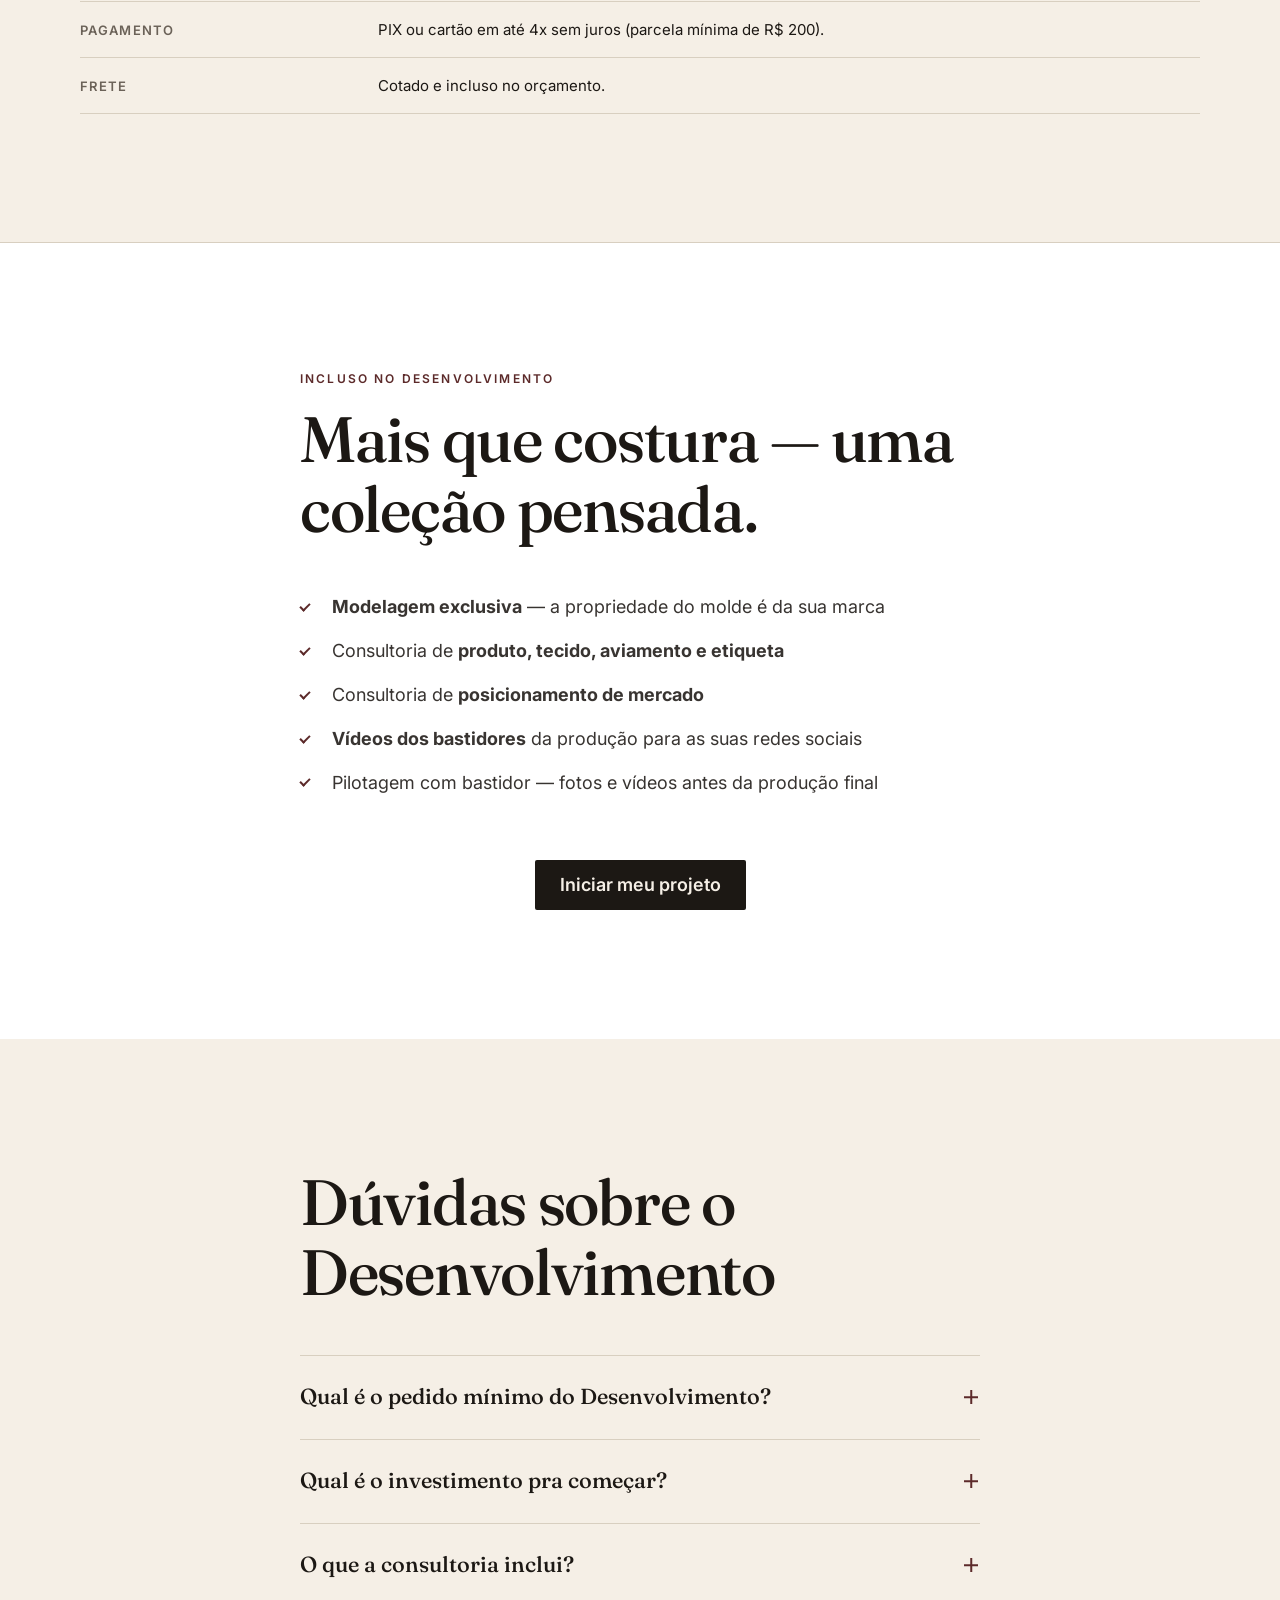
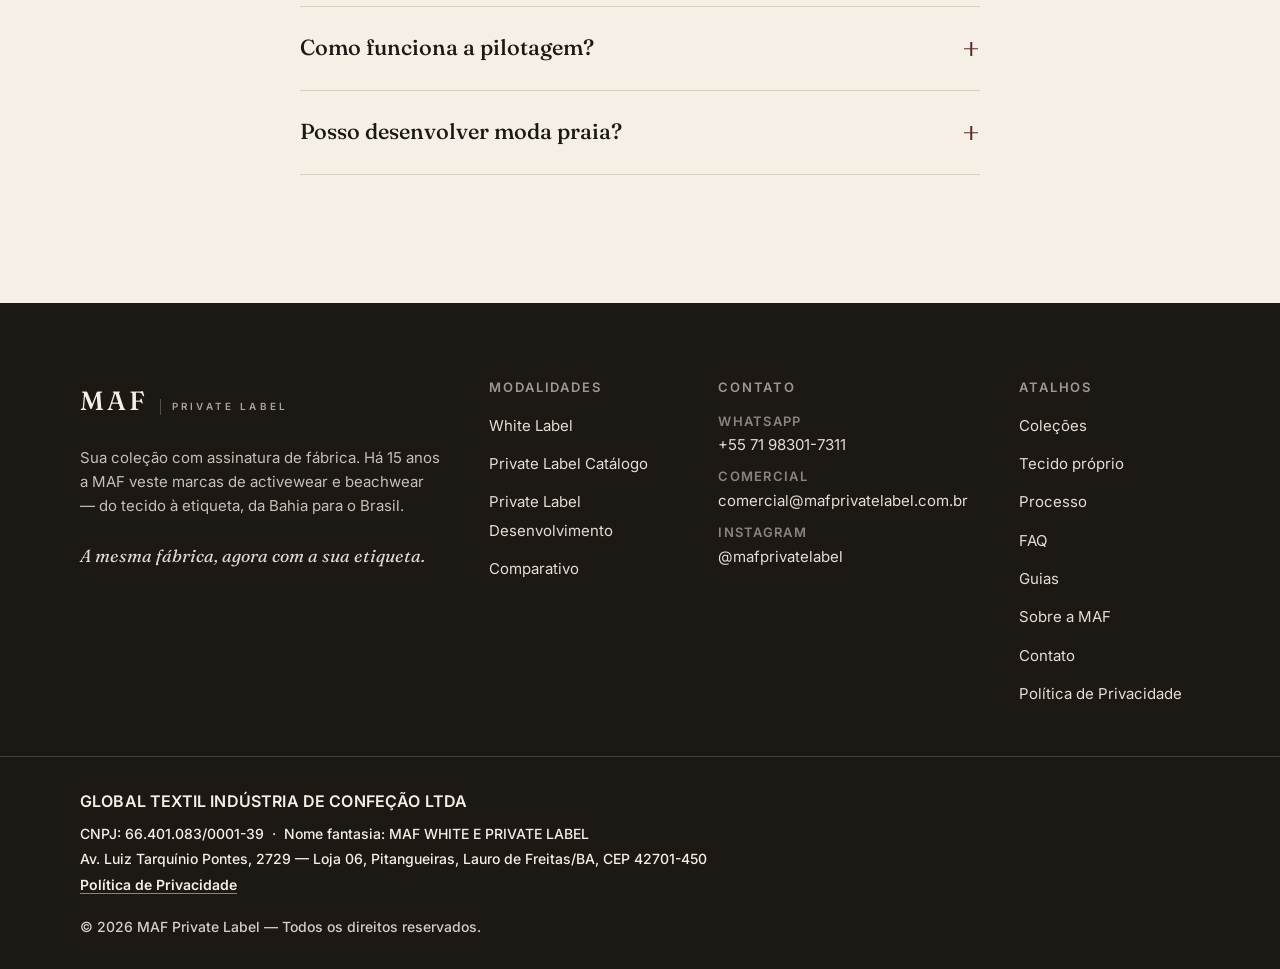
<file: desenvolvimento.html>
<!doctype html>
<html lang="pt-BR">
<head>
  <meta charset="utf-8" />
  <meta name="viewport" content="width=device-width, initial-scale=1, viewport-fit=cover" />
  <meta name="theme-color" content="#1C1814" />
  <meta name="color-scheme" content="light" />

  <title>Private Label Desenvolvimento — coleção exclusiva com consultoria de fábrica | MAF Private Label</title>
  <meta name="description" content="Private Label Desenvolvimento da MAF: sua peça criada do zero com modelagem exclusiva, consultoria de produto, tecido e posicionamento. A partir de 40 unidades por modelo. Fábrica própria na Bahia." />
  <meta name="author" content="GLOBAL TEXTIL INDÚSTRIA DE CONFEÇÃO LTDA" />

  <link rel="canonical" href="https://mafprivatelabel.com.br/desenvolvimento" />

  <meta property="og:type" content="website" />
  <meta property="og:site_name" content="MAF Private Label" />
  <meta property="og:locale" content="pt_BR" />
  <meta property="og:title" content="Private Label Desenvolvimento — coleção exclusiva com consultoria | MAF" />
  <meta property="og:description" content="Sua peça criada do zero: modelagem exclusiva, consultoria de produto e tecido, vídeos dos bastidores." />
  <meta property="og:url" content="https://mafprivatelabel.com.br/desenvolvimento" />
  <meta property="og:image" content="https://mafprivatelabel.com.br/assets/og-cover.jpg" />
  <meta property="og:image:width" content="1200" />
  <meta property="og:image:height" content="630" />

  <meta name="twitter:card" content="summary_large_image" />
  <meta name="twitter:title" content="Private Label Desenvolvimento — coleção exclusiva com consultoria | MAF" />
  <meta name="twitter:description" content="Sua peça criada do zero: modelagem exclusiva, consultoria de produto e tecido." />
  <meta name="twitter:image" content="https://mafprivatelabel.com.br/assets/og-cover.jpg" />

  <link rel="icon" type="image/png" sizes="32x32" href="assets/favicon-32.png" />
  <link rel="apple-touch-icon" href="assets/apple-touch-icon.png" />

  <link rel="preconnect" href="https://fonts.googleapis.com" />
  <link rel="preconnect" href="https://fonts.gstatic.com" crossorigin />
  <link href="https://fonts.googleapis.com/css2?family=Fraunces:ital,opsz,wght@0,9..144,300;0,9..144,500;1,9..144,500&family=Inter:wght@400;500;600&display=swap" rel="stylesheet" />

  <link rel="stylesheet" href="styles.css" />
  <script type="application/ld+json">
{
    "@context": "https://schema.org",
    "@type": "FAQPage",
    "mainEntity": [
      {
        "@type": "Question",
        "name": "Qual é o pedido mínimo do Desenvolvimento?",
        "acceptedAnswer": {
          "@type": "Answer",
          "text": "São 40 peças por modelo, em até 2 cores, com no mínimo 20 peças por cor. O mínimo é por modelo: uma coleção de 3 modelos soma 120 peças."
        }
      },
      {
        "@type": "Question",
        "name": "Qual é o investimento pra começar?",
        "acceptedAnswer": {
          "@type": "Answer",
          "text": "As coleções de Desenvolvimento partem de R$ 20 mil."
        }
      },
      {
        "@type": "Question",
        "name": "O que a consultoria inclui?",
        "acceptedAnswer": {
          "@type": "Answer",
          "text": "Produto, tecido, aviamento, etiqueta e posicionamento de mercado. A fábrica acompanha a criação da peça desde a ideia."
        }
      },
      {
        "@type": "Question",
        "name": "Como funciona a pilotagem?",
        "acceptedAnswer": {
          "@type": "Answer",
          "text": "A MAF produz até 2 peças-piloto pra você aprovar antes de a produção começar."
        }
      },
      {
        "@type": "Question",
        "name": "Posso desenvolver moda praia?",
        "acceptedAnswer": {
          "@type": "Answer",
          "text": "Sim. O Desenvolvimento atende activewear e beachwear."
        }
      }
    ]
  }
  </script>
</head>
<body>
  <a class="skip-link" href="#conteudo">Pular para o conteúdo</a>

  <header class="site-nav" id="topo">
    <div class="container nav-inner">
      <a class="brand" href="/" aria-label="MAF Private Label — início">
        <span class="brand-mark">MAF</span>
        <span class="brand-sub">Private Label</span>
      </a>
      <nav class="nav-links" aria-label="Seções do site">
        <a href="/#lookbook">Coleções</a>
        <a href="/#modalidades">Modalidades</a>
        <a href="/#tecido">Tecido</a>
        <a href="/#processo">Processo</a>
        <a href="/#faq">FAQ</a>
      </nav>
      <a class="btn btn-primary btn-sm nav-cta"
         href="https://wa.me/5571983017311"
         data-gaby="pld"
         target="_blank" rel="noopener">
        <svg class="ic-wpp" viewBox="0 0 24 24" aria-hidden="true" focusable="false"><path d="M19.05 4.91A9.82 9.82 0 0 0 12.04 2C6.58 2 2.13 6.45 2.13 11.91c0 1.75.46 3.45 1.32 4.95L2 22l5.25-1.38a9.9 9.9 0 0 0 4.79 1.22h.01c5.46 0 9.91-4.45 9.91-9.91 0-2.65-1.03-5.14-2.91-7.02ZM12.05 20.15h-.01a8.2 8.2 0 0 1-4.18-1.15l-.3-.18-3.11.82.83-3.04-.2-.31a8.18 8.18 0 0 1-1.26-4.38c0-4.54 3.7-8.23 8.24-8.23 2.2 0 4.27.86 5.82 2.42a8.18 8.18 0 0 1 2.41 5.82c0 4.54-3.7 8.23-8.24 8.23Zm4.52-6.16c-.25-.12-1.47-.72-1.69-.81-.23-.08-.39-.12-.56.13-.16.25-.64.81-.79.97-.14.17-.29.19-.54.06-.25-.12-1.05-.39-1.99-1.23-.74-.66-1.23-1.47-1.38-1.72-.14-.25-.01-.38.11-.51.11-.11.25-.29.37-.43.12-.14.16-.25.25-.41.08-.17.04-.31-.02-.43-.06-.12-.56-1.34-.76-1.84-.2-.48-.41-.42-.56-.42-.14-.01-.31-.01-.48-.01a.92.92 0 0 0-.66.31c-.23.25-.87.85-.87 2.07 0 1.22.89 2.4 1.01 2.56.12.17 1.75 2.67 4.23 3.74.59.26 1.05.41 1.41.52.59.19 1.13.16 1.56.1.48-.07 1.47-.6 1.68-1.18.21-.58.21-1.07.14-1.18-.06-.11-.22-.17-.47-.29Z"/></svg>
        Falar com a Gaby
      </a>
    </div>
  </header>

  <main id="conteudo">

    <section class="page-hero" aria-labelledby="page-title">
      <div class="page-hero-content container">
        <p class="crumb reveal"><a href="/">MAF Private Label</a> · Private Label Desenvolvimento</p>
        <p class="eyebrow reveal" style="--i:1">Coleção exclusiva</p>
        <h1 class="hero-title reveal" id="page-title" style="--i:2">
          Sua peça,<br />do zero.
        </h1>
        <p class="hero-sub reveal" style="--i:3">
          Um time de especialistas da fábrica desenha a sua coleção com você: modelagem exclusiva, tecido sob consultoria e posicionamento de mercado. A peça que não existe ainda — feita do seu jeito.
        </p>
        <div class="hero-cta reveal" style="--i:4">
          <a class="btn btn-primary"
             href="https://wa.me/5571983017311"
             data-gaby="pld"
             target="_blank" rel="noopener">
            Falar com o time de especialistas
          </a>
          <a class="btn btn-secondary" href="/#comparativo">Comparar modalidades</a>
        </div>
      </div>
      <div class="page-hero-media">
        <picture>
          <source type="image/webp"
                  srcset="assets/cover_private_label_dev.w640.webp 640w, assets/cover_private_label_dev.w960.webp 960w, assets/cover_private_label_dev.w1089.webp 1089w"
                  sizes="(min-width: 901px) 42vw, 100vw" />
          <img src="assets/cover_private_label_dev.jpg"
               srcset="assets/cover_private_label_dev.jpg 1089w"
               sizes="(min-width: 901px) 42vw, 100vw"
               width="1089" height="1600"
               alt="Desenvolvimento de coleção exclusiva na fábrica MAF, da modelagem à peça final."
               loading="eager" fetchpriority="high" decoding="async" />
        </picture>
      </div>
    </section>

    <section class="section" aria-labelledby="specs-title">
      <div class="container">
        <header class="section-head">
          <p class="eyebrow reveal">Como funciona</p>
          <h2 class="section-title reveal" id="specs-title" style="--i:1">
            Os números do Desenvolvimento.
          </h2>
        </header>
        <ul class="spec-list reveal" style="--i:2">
          <li><span class="spec-k">Pedido mínimo</span><span class="spec-v"><strong>40 unidades por modelo</strong> — até 2 cores, mínimo de 20 por cor.</span></li>
          <li><span class="spec-k">Investimento</span><span class="spec-v">Coleções a partir de <strong>R$ 20 mil</strong>.</span></li>
          <li><span class="spec-k">Prazo</span><span class="spec-v">Definido junto no briefing do projeto.</span></li>
          <li><span class="spec-k">Tecido</span><span class="spec-v">Personalização disponível, com consultoria na escolha.</span></li>
          <li><span class="spec-k">Cores</span><span class="spec-v">Até 2 cores inclusas.</span></li>
          <li><span class="spec-k">Pilotagem</span><span class="spec-v">Até 2 peças-piloto + bastidor com fotos e vídeos.</span></li>
          <li><span class="spec-k">Beachwear</span><span class="spec-v">Disponível — fitness e linha praia no mesmo projeto.</span></li>
          <li><span class="spec-k">Pagamento</span><span class="spec-v">PIX ou cartão em até 4x sem juros (parcela mínima de R$ 200).</span></li>
          <li><span class="spec-k">Frete</span><span class="spec-v">Cotado e incluso no orçamento.</span></li>
        </ul>
      </div>
    </section>

    <!-- O QUE ESTÁ INCLUSO — fonte: Ata 01 §17.1.7 (claim autorizado) -->
    <section class="section section-prova" aria-labelledby="incluso-title">
      <div class="container container-narrow">
        <header class="section-head">
          <p class="eyebrow reveal">Incluso no desenvolvimento</p>
          <h2 class="section-title reveal" id="incluso-title" style="--i:1">
            Mais que costura — uma coleção pensada.
          </h2>
        </header>
        <ul class="benefit-list reveal" style="--i:2">
          <li><strong>Modelagem exclusiva</strong> — a propriedade do molde é da sua marca</li>
          <li>Consultoria de <strong>produto, tecido, aviamento e etiqueta</strong></li>
          <li>Consultoria de <strong>posicionamento de mercado</strong></li>
          <li><strong>Vídeos dos bastidores</strong> da produção para as suas redes sociais</li>
          <li>Pilotagem com bastidor — fotos e vídeos antes da produção final</li>
        </ul>
        <div class="processo-cta reveal" style="--i:3">
          <a class="btn btn-primary"
             href="https://wa.me/5571983017311"
             data-gaby="pld"
             target="_blank" rel="noopener">Iniciar meu projeto</a>
        </div>
      </div>
    </section>

    <section class="section section-faq" aria-labelledby="duvidas-title">
      <div class="container container-narrow">
        <header class="section-head">
          <h2 class="section-title reveal" id="duvidas-title">Dúvidas sobre o Desenvolvimento</h2>
        </header>
        <div class="accordion reveal" style="--i:1">
          <details class="acc-item">
            <summary class="acc-summary">
              <span>Qual é o pedido mínimo do Desenvolvimento?</span>
              <span class="acc-chevron" aria-hidden="true"></span>
            </summary>
            <div class="acc-panel">
              <div class="acc-panel-inner">
                <p>São 40 peças por modelo, em até 2 cores, com no mínimo 20 peças por cor. O mínimo é por modelo: uma coleção de 3 modelos soma 120 peças.</p>
              </div>
            </div>
          </details>
          <details class="acc-item">
            <summary class="acc-summary">
              <span>Qual é o investimento pra começar?</span>
              <span class="acc-chevron" aria-hidden="true"></span>
            </summary>
            <div class="acc-panel">
              <div class="acc-panel-inner">
                <p>As coleções de Desenvolvimento partem de R$ 20 mil.</p>
              </div>
            </div>
          </details>
          <details class="acc-item">
            <summary class="acc-summary">
              <span>O que a consultoria inclui?</span>
              <span class="acc-chevron" aria-hidden="true"></span>
            </summary>
            <div class="acc-panel">
              <div class="acc-panel-inner">
                <p>Produto, tecido, aviamento, etiqueta e posicionamento de mercado. A fábrica acompanha a criação da peça desde a ideia.</p>
              </div>
            </div>
          </details>
          <details class="acc-item">
            <summary class="acc-summary">
              <span>Como funciona a pilotagem?</span>
              <span class="acc-chevron" aria-hidden="true"></span>
            </summary>
            <div class="acc-panel">
              <div class="acc-panel-inner">
                <p>A MAF produz até 2 peças-piloto pra você aprovar antes de a produção começar.</p>
              </div>
            </div>
          </details>
          <details class="acc-item">
            <summary class="acc-summary">
              <span>Posso desenvolver moda praia?</span>
              <span class="acc-chevron" aria-hidden="true"></span>
            </summary>
            <div class="acc-panel">
              <div class="acc-panel-inner">
                <p>Sim. O Desenvolvimento atende activewear e beachwear.</p>
              </div>
            </div>
          </details>
        </div>
      </div>
    </section>

  </main>

  <footer class="site-footer" id="rodape" role="contentinfo">
    <div class="container footer-grid">
      <div class="footer-col footer-brand">
        <span class="brand brand-footer">
          <span class="brand-mark">MAF</span>
          <span class="brand-sub">Private Label</span>
        </span>
        <p class="footer-tagline">Sua coleção com assinatura de fábrica. Há 15 anos a MAF veste marcas de activewear e beachwear — do tecido à etiqueta, da Bahia para o Brasil.</p>
        <p class="footer-whisper">A mesma fábrica, agora com a sua etiqueta.</p>
      </div>

      <nav class="footer-col" aria-label="Modalidades">
        <h3 class="footer-title">Modalidades</h3>
        <ul class="footer-list">
          <li><a href="/white-label">White Label</a></li>
          <li><a href="/private-label">Private Label Catálogo</a></li>
          <li><a href="/desenvolvimento">Private Label Desenvolvimento</a></li>
          <li><a href="/#comparativo">Comparativo</a></li>
        </ul>
      </nav>

      <div class="footer-col footer-contact">
        <h3 class="footer-title">Contato</h3>
        <ul class="footer-list footer-contact-list">
          <li>
            <span class="ic-label">WhatsApp</span>
            <a href="https://wa.me/5571983017311" data-gaby="default" target="_blank" rel="noopener">+55 71 98301-7311</a>
          </li>
          <li>
            <span class="ic-label">Comercial</span>
            <a href="mailto:comercial@mafprivatelabel.com.br">comercial@mafprivatelabel.com.br</a>
          </li>
          <li>
            <span class="ic-label">Instagram</span>
            <a href="https://instagram.com/mafprivatelabel" target="_blank" rel="noopener">@mafprivatelabel</a>
          </li>
        </ul>
      </div>

      <nav class="footer-col" aria-label="Atalhos">
        <h3 class="footer-title">Atalhos</h3>
        <ul class="footer-list">
          <li><a href="/#lookbook">Coleções</a></li>
          <li><a href="/#tecido">Tecido próprio</a></li>
          <li><a href="/#processo">Processo</a></li>
          <li><a href="/#faq">FAQ</a></li>
          <li><a href="/guias">Guias</a></li>
          <li><a href="/sobre">Sobre a MAF</a></li>
          <li><a href="/contato">Contato</a></li>
          <li><a href="/privacidade">Política de Privacidade</a></li>
        </ul>
      </nav>
    </div>

    <div class="footer-legal">
      <div class="container footer-legal-inner">
        <p class="legal-line legal-rs">GLOBAL TEXTIL INDÚSTRIA DE CONFEÇÃO LTDA</p>
        <p class="legal-line">CNPJ: 66.401.083/0001-39 &nbsp;·&nbsp; Nome fantasia: MAF WHITE E PRIVATE LABEL</p>
        <p class="legal-line">Av. Luiz Tarquínio Pontes, 2729 — Loja 06, Pitangueiras, Lauro de Freitas/BA, CEP 42701-450</p>
        <p class="legal-line"><a href="/privacidade">Política de Privacidade</a></p>
        <p class="legal-line legal-copy">© 2026 MAF Private Label — Todos os direitos reservados.</p>
      </div>
    </div>
  </footer>

  <a class="wpp-fab"
     href="https://wa.me/5571983017311"
     data-gaby="pld"
     target="_blank" rel="noopener"
     aria-label="Falar com a Gaby no WhatsApp">
    <span class="wpp-ring" aria-hidden="true"></span>
    <svg class="wpp-icon" viewBox="0 0 24 24" aria-hidden="true" focusable="false"><path d="M19.05 4.91A9.82 9.82 0 0 0 12.04 2C6.58 2 2.13 6.45 2.13 11.91c0 1.75.46 3.45 1.32 4.95L2 22l5.25-1.38a9.9 9.9 0 0 0 4.79 1.22h.01c5.46 0 9.91-4.45 9.91-9.91 0-2.65-1.03-5.14-2.91-7.02ZM12.05 20.15h-.01a8.2 8.2 0 0 1-4.18-1.15l-.3-.18-3.11.82.83-3.04-.2-.31a8.18 8.18 0 0 1-1.26-4.38c0-4.54 3.7-8.23 8.24-8.23 2.2 0 4.27.86 5.82 2.42a8.18 8.18 0 0 1 2.41 5.82c0 4.54-3.7 8.23-8.24 8.23Zm4.52-6.16c-.25-.12-1.47-.72-1.69-.81-.23-.08-.39-.12-.56.13-.16.25-.64.81-.79.97-.14.17-.29.19-.54.06-.25-.12-1.05-.39-1.99-1.23-.74-.66-1.23-1.47-1.38-1.72-.14-.25-.01-.38.11-.51.11-.11.25-.29.37-.43.12-.14.16-.25.25-.41.08-.17.04-.31-.02-.43-.06-.12-.56-1.34-.76-1.84-.2-.48-.41-.42-.56-.42-.14-.01-.31-.01-.48-.01a.92.92 0 0 0-.66.31c-.23.25-.87.85-.87 2.07 0 1.22.89 2.4 1.01 2.56.12.17 1.75 2.67 4.23 3.74.59.26 1.05.41 1.41.52.59.19 1.13.16 1.56.1.48-.07 1.47-.6 1.68-1.18.21-.58.21-1.07.14-1.18-.06-.11-.22-.17-.47-.29Z"/></svg>
    <span class="wpp-label">Falar com a Gaby</span>
  </a>

  <div class="consent-bar" id="consent-bar" hidden role="dialog" aria-label="Consentimento de cookies">
    <p>Usamos cookies de análise (Google e Meta) para entender o que funciona no site e melhorar sua experiência. <a href="/privacidade">Política de Privacidade</a>.</p>
    <div class="consent-actions">
      <button class="btn btn-primary btn-sm" type="button" data-consent="accept">Aceitar</button>
      <button class="btn btn-secondary btn-sm" type="button" data-consent="deny">Recusar</button>
    </div>
  </div>

  <script src="script.js?v=20261118" defer></script>
</body>
</html>
</file>
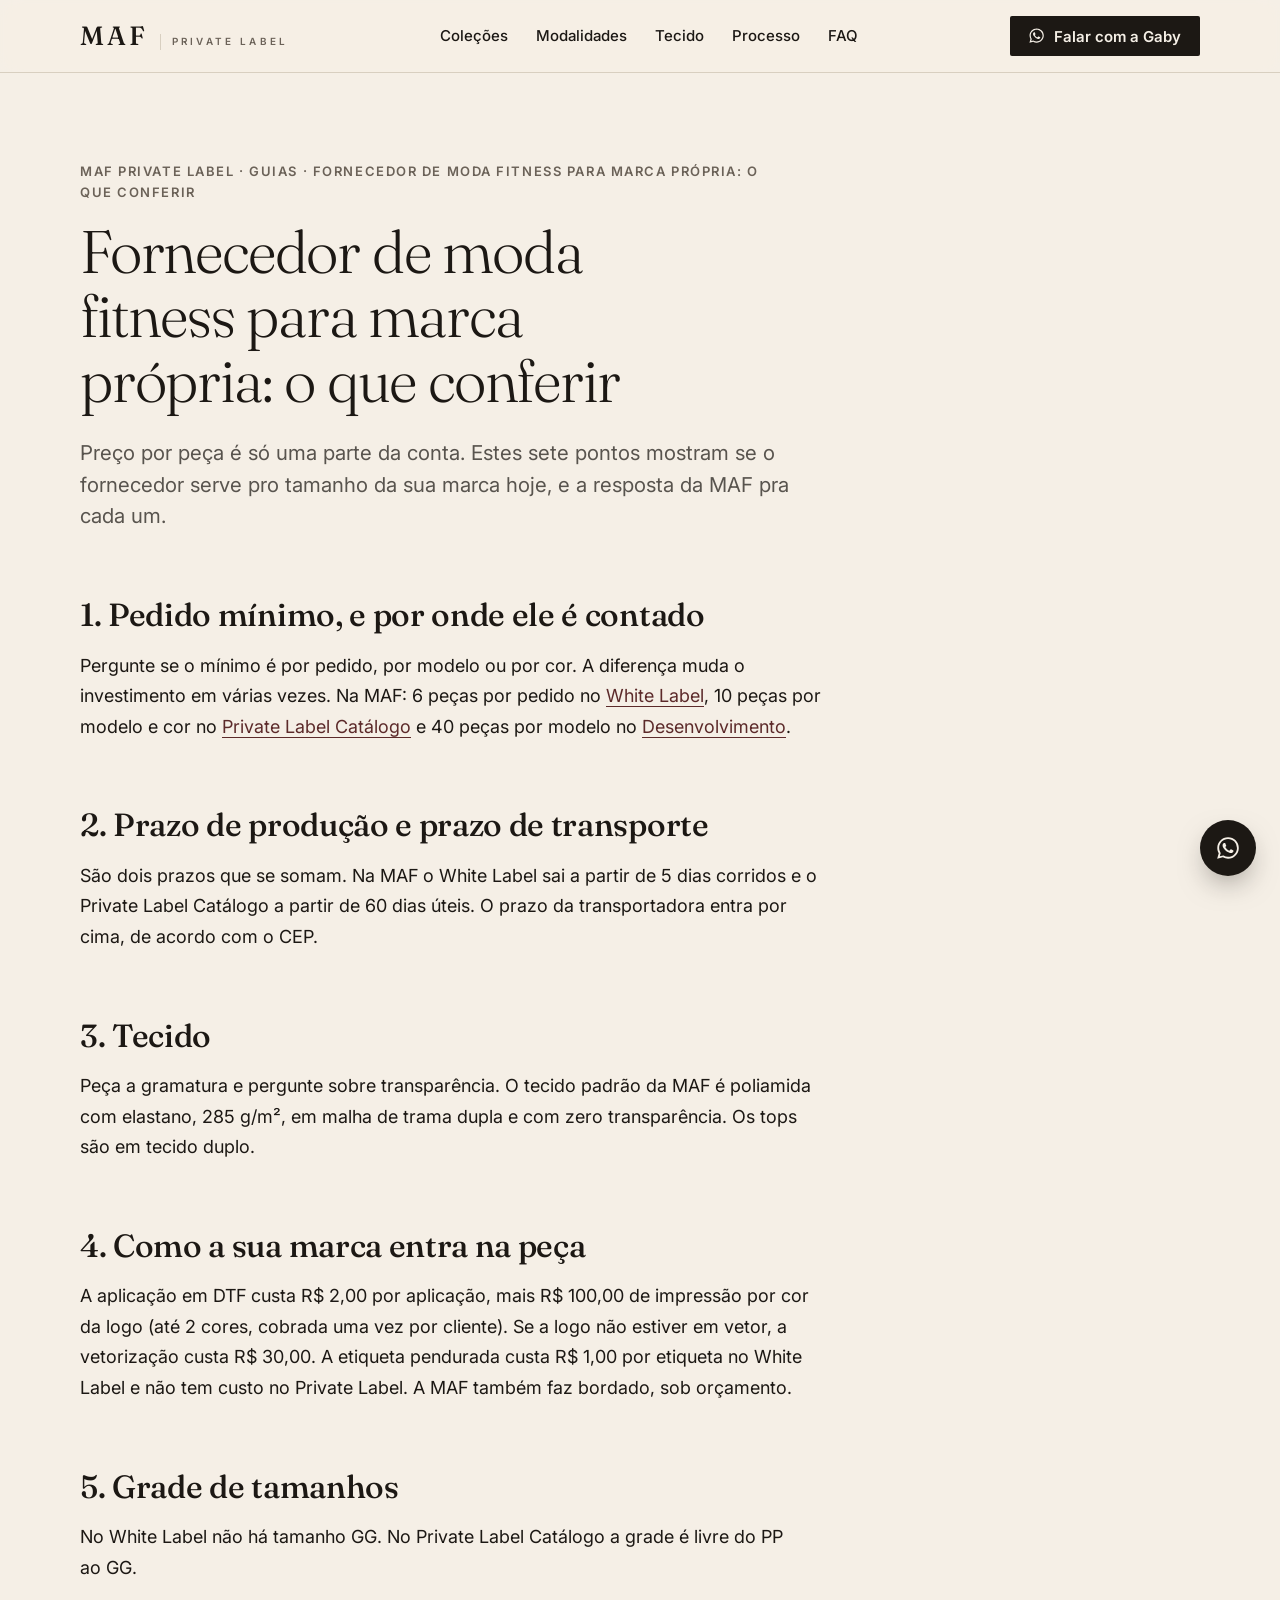
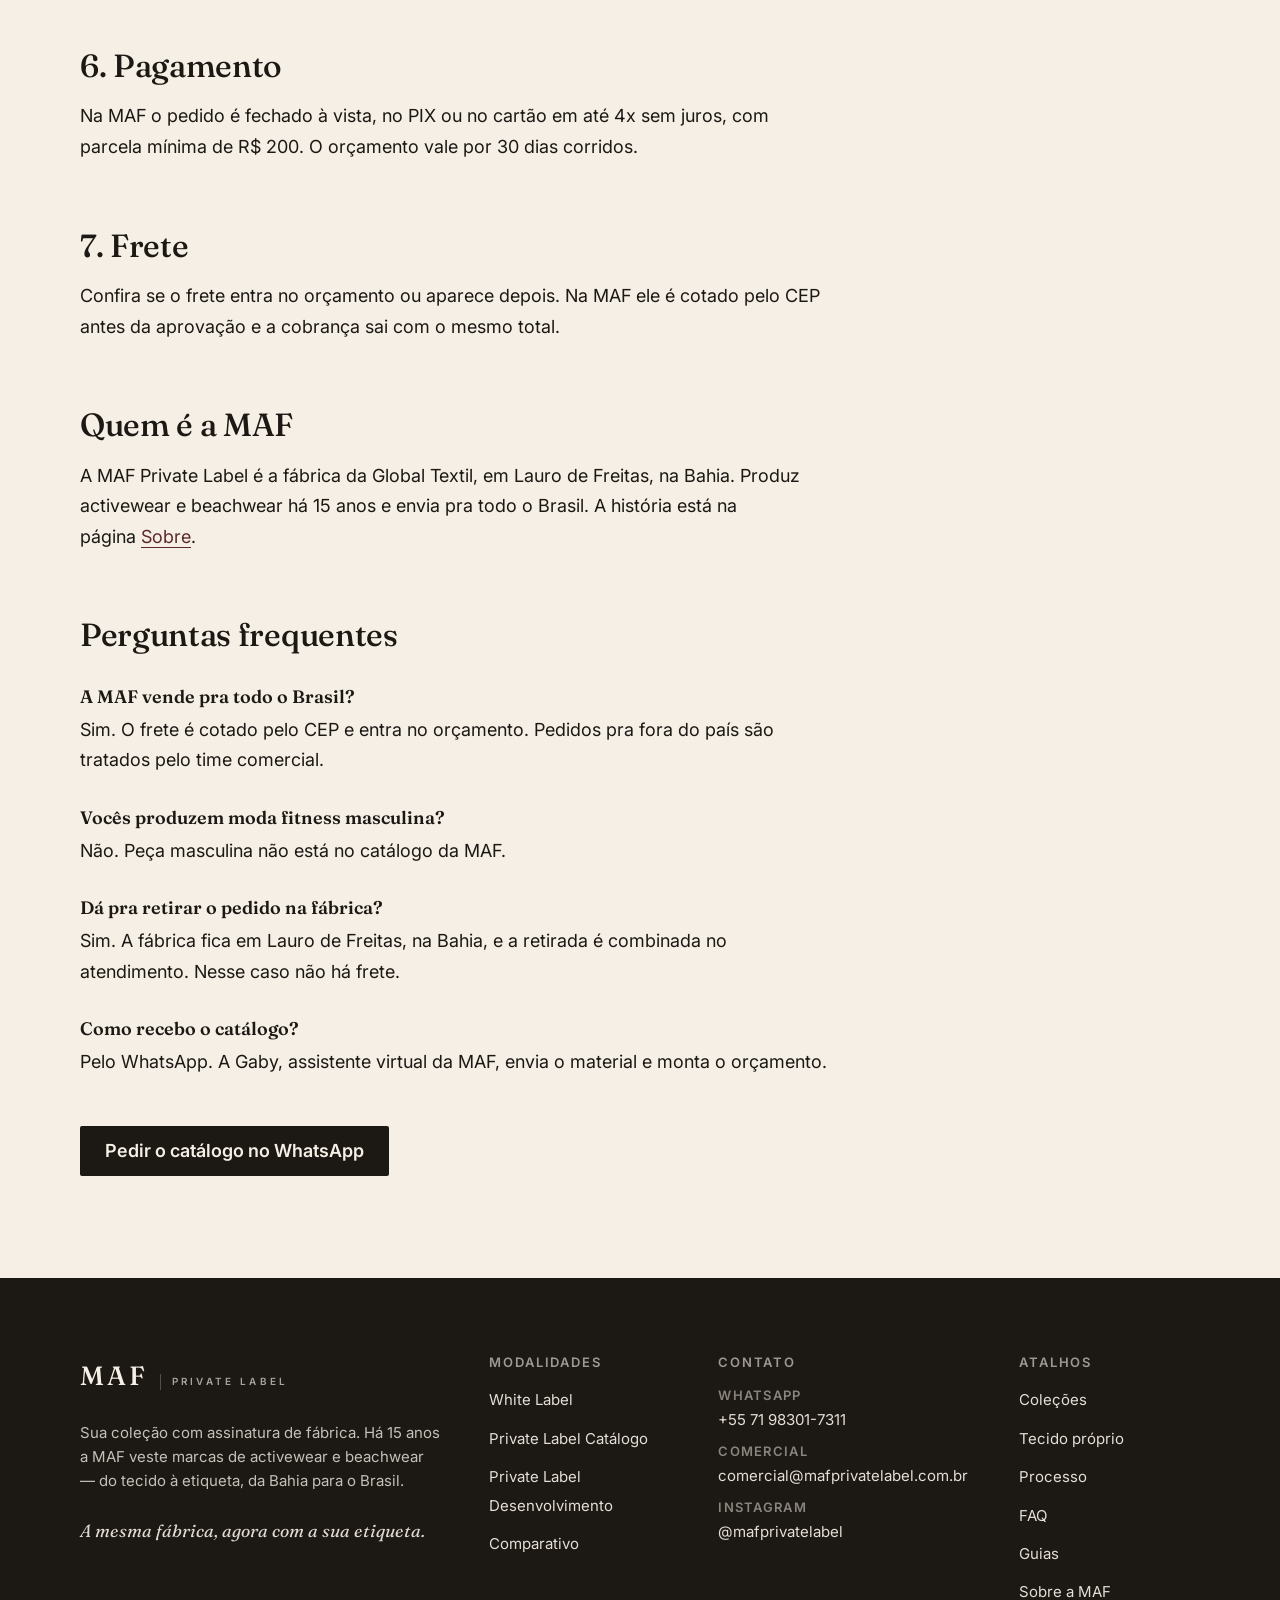
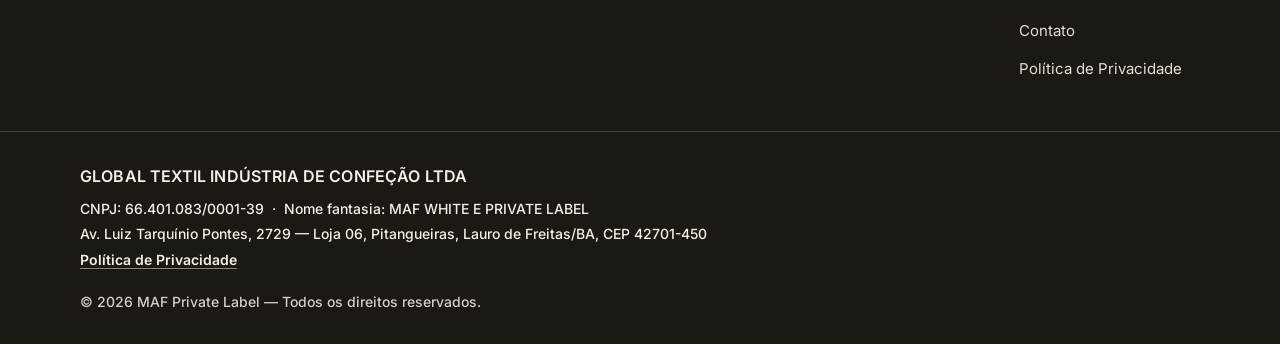
<file: fornecedor-moda-fitness-marca-propria.html>
<!doctype html>
<html lang="pt-BR">
<head>
  <meta charset="utf-8" />
  <meta name="viewport" content="width=device-width, initial-scale=1, viewport-fit=cover" />
  <meta name="theme-color" content="#1C1814" />
  <meta name="color-scheme" content="light" />

  <title>Fornecedor de moda fitness para marca própria: o que conferir antes de fechar | MAF</title>
  <meta name="description" content="Sete pontos pra avaliar um fornecedor de moda fitness para marca própria: pedido mínimo, prazo, tecido, personalização, grade, pagamento e frete. Com as respostas da MAF pra cada um." />
  <meta name="author" content="GLOBAL TEXTIL INDÚSTRIA DE CONFEÇÃO LTDA" />

  <link rel="canonical" href="https://mafprivatelabel.com.br/fornecedor-moda-fitness-marca-propria" />

  <meta property="og:type" content="website" />
  <meta property="og:site_name" content="MAF Private Label" />
  <meta property="og:locale" content="pt_BR" />
  <meta property="og:title" content="Fornecedor de moda fitness para marca própria: o que conferir antes de fechar" />
  <meta property="og:description" content="Sete pontos pra avaliar um fornecedor de moda fitness para marca própria: pedido mínimo, prazo, tecido, personalização, grade, pagamento e frete. Com as respostas da MAF pra cada um." />
  <meta property="og:url" content="https://mafprivatelabel.com.br/fornecedor-moda-fitness-marca-propria" />
  <meta property="og:image" content="https://mafprivatelabel.com.br/assets/og-cover.jpg" />
  <meta property="og:image:width" content="1200" />
  <meta property="og:image:height" content="630" />

  <meta name="twitter:card" content="summary_large_image" />
  <meta name="twitter:title" content="Fornecedor de moda fitness para marca própria: o que conferir antes de fechar" />
  <meta name="twitter:description" content="Sete pontos pra avaliar um fornecedor de moda fitness para marca própria: pedido mínimo, prazo, tecido, personalização, grade, pagamento e frete. Com as respostas da MAF pra cada um." />
  <meta name="twitter:image" content="https://mafprivatelabel.com.br/assets/og-cover.jpg" />

  <link rel="icon" type="image/png" sizes="32x32" href="assets/favicon-32.png" />
  <link rel="apple-touch-icon" href="assets/apple-touch-icon.png" />

  <link rel="preconnect" href="https://fonts.googleapis.com" />
  <link rel="preconnect" href="https://fonts.gstatic.com" crossorigin />
  <link href="https://fonts.googleapis.com/css2?family=Fraunces:ital,opsz,wght@0,9..144,300;0,9..144,500;1,9..144,500&family=Inter:wght@400;500;600&display=swap" rel="stylesheet" />

  <link rel="stylesheet" href="styles.css" />
  <script type="application/ld+json">
{
    "@context": "https://schema.org",
    "@type": "Article",
    "headline": "Fornecedor de moda fitness para marca própria: o que conferir",
    "description": "Sete pontos pra avaliar um fornecedor de moda fitness para marca própria: pedido mínimo, prazo, tecido, personalização, grade, pagamento e frete. Com as respostas da MAF pra cada um.",
    "inLanguage": "pt-BR",
    "datePublished": "2026-11-17",
    "dateModified": "2026-11-17",
    "mainEntityOfPage": "https://mafprivatelabel.com.br/fornecedor-moda-fitness-marca-propria",
    "author": {
      "@type": "Organization",
      "name": "MAF Private Label",
      "url": "https://mafprivatelabel.com.br/"
    },
    "publisher": {
      "@type": "Organization",
      "name": "MAF Private Label",
      "logo": {
        "@type": "ImageObject",
        "url": "https://mafprivatelabel.com.br/assets/apple-touch-icon.png"
      }
    }
  }
  </script>
  <script type="application/ld+json">
{
    "@context": "https://schema.org",
    "@type": "FAQPage",
    "mainEntity": [
      {
        "@type": "Question",
        "name": "A MAF vende pra todo o Brasil?",
        "acceptedAnswer": {
          "@type": "Answer",
          "text": "Sim. O frete é cotado pelo CEP e entra no orçamento. Pedidos pra fora do país são tratados pelo time comercial."
        }
      },
      {
        "@type": "Question",
        "name": "Vocês produzem moda fitness masculina?",
        "acceptedAnswer": {
          "@type": "Answer",
          "text": "Não. Peça masculina não está no catálogo da MAF."
        }
      },
      {
        "@type": "Question",
        "name": "Dá pra retirar o pedido na fábrica?",
        "acceptedAnswer": {
          "@type": "Answer",
          "text": "Sim. A fábrica fica em Lauro de Freitas, na Bahia, e a retirada é combinada no atendimento. Nesse caso não há frete."
        }
      },
      {
        "@type": "Question",
        "name": "Como recebo o catálogo?",
        "acceptedAnswer": {
          "@type": "Answer",
          "text": "Pelo WhatsApp. A Gaby, assistente virtual da MAF, envia o material e monta o orçamento."
        }
      }
    ]
  }
  </script>
</head>
<body>
  <a class="skip-link" href="#conteudo">Pular para o conteúdo</a>

  <header class="site-nav" id="topo">
    <div class="container nav-inner">
      <a class="brand" href="/" aria-label="MAF Private Label — início">
        <span class="brand-mark">MAF</span>
        <span class="brand-sub">Private Label</span>
      </a>
      <nav class="nav-links" aria-label="Seções do site">
        <a href="/#lookbook">Coleções</a>
        <a href="/#modalidades">Modalidades</a>
        <a href="/#tecido">Tecido</a>
        <a href="/#processo">Processo</a>
        <a href="/#faq">FAQ</a>
      </nav>
      <a class="btn btn-primary btn-sm nav-cta"
         href="https://wa.me/5571983017311"
         data-gaby="catalogo"
         target="_blank" rel="noopener">
        <svg class="ic-wpp" viewBox="0 0 24 24" aria-hidden="true" focusable="false"><path d="M19.05 4.91A9.82 9.82 0 0 0 12.04 2C6.58 2 2.13 6.45 2.13 11.91c0 1.75.46 3.45 1.32 4.95L2 22l5.25-1.38a9.9 9.9 0 0 0 4.79 1.22h.01c5.46 0 9.91-4.45 9.91-9.91 0-2.65-1.03-5.14-2.91-7.02ZM12.05 20.15h-.01a8.2 8.2 0 0 1-4.18-1.15l-.3-.18-3.11.82.83-3.04-.2-.31a8.18 8.18 0 0 1-1.26-4.38c0-4.54 3.7-8.23 8.24-8.23 2.2 0 4.27.86 5.82 2.42a8.18 8.18 0 0 1 2.41 5.82c0 4.54-3.7 8.23-8.24 8.23Zm4.52-6.16c-.25-.12-1.47-.72-1.69-.81-.23-.08-.39-.12-.56.13-.16.25-.64.81-.79.97-.14.17-.29.19-.54.06-.25-.12-1.05-.39-1.99-1.23-.74-.66-1.23-1.47-1.38-1.72-.14-.25-.01-.38.11-.51.11-.11.25-.29.37-.43.12-.14.16-.25.25-.41.08-.17.04-.31-.02-.43-.06-.12-.56-1.34-.76-1.84-.2-.48-.41-.42-.56-.42-.14-.01-.31-.01-.48-.01a.92.92 0 0 0-.66.31c-.23.25-.87.85-.87 2.07 0 1.22.89 2.4 1.01 2.56.12.17 1.75 2.67 4.23 3.74.59.26 1.05.41 1.41.52.59.19 1.13.16 1.56.1.48-.07 1.47-.6 1.68-1.18.21-.58.21-1.07.14-1.18-.06-.11-.22-.17-.47-.29Z"/></svg>
        Falar com a Gaby
      </a>
    </div>
  </header>

  <main id="conteudo">

    <article class="artigo container">
      <header class="artigo-topo">
        <p class="crumb"><a href="/">MAF Private Label</a> · <a href="/guias">Guias</a> · Fornecedor de moda fitness para marca própria: o que conferir</p>
        <h1 class="artigo-titulo">Fornecedor de moda fitness para marca própria: o que conferir</h1>
        <p class="artigo-lead">Preço por peça é só uma parte da conta. Estes sete pontos mostram se o fornecedor serve pro tamanho da sua marca hoje, e a resposta da MAF pra cada um.</p>
      </header>
      <div class="artigo-corpo">
        <h2>1. Pedido mínimo, e por onde ele é contado</h2>
        <p>Pergunte se o mínimo é por pedido, por modelo ou por cor. A diferença muda o investimento em várias vezes. Na MAF: 6 peças por pedido no <a href="/white-label">White Label</a>, 10 peças por modelo e cor no <a href="/private-label">Private Label Catálogo</a> e 40 peças por modelo no <a href="/desenvolvimento">Desenvolvimento</a>.</p>
        <h2>2. Prazo de produção e prazo de transporte</h2>
        <p>São dois prazos que se somam. Na MAF o White Label sai a partir de 5 dias corridos e o Private Label Catálogo a partir de 60 dias úteis. O prazo da transportadora entra por cima, de acordo com o CEP.</p>
        <h2>3. Tecido</h2>
        <p>Peça a gramatura e pergunte sobre transparência. O tecido padrão da MAF é poliamida com elastano, 285 g/m², em malha de trama dupla e com zero transparência. Os tops são em tecido duplo.</p>
        <h2>4. Como a sua marca entra na peça</h2>
        <p>A aplicação em DTF custa R$ 2,00 por aplicação, mais R$ 100,00 de impressão por cor da logo (até 2 cores, cobrada uma vez por cliente). Se a logo não estiver em vetor, a vetorização custa R$ 30,00. A etiqueta pendurada custa R$ 1,00 por etiqueta no White Label e não tem custo no Private Label. A MAF também faz bordado, sob orçamento.</p>
        <h2>5. Grade de tamanhos</h2>
        <p>No White Label não há tamanho GG. No Private Label Catálogo a grade é livre do PP ao GG.</p>
        <h2>6. Pagamento</h2>
        <p>Na MAF o pedido é fechado à vista, no PIX ou no cartão em até 4x sem juros, com parcela mínima de R$ 200. O orçamento vale por 30 dias corridos.</p>
        <h2>7. Frete</h2>
        <p>Confira se o frete entra no orçamento ou aparece depois. Na MAF ele é cotado pelo CEP antes da aprovação e a cobrança sai com o mesmo total.</p>
        <h2>Quem é a MAF</h2>
        <p>A MAF Private Label é a fábrica da Global Textil, em Lauro de Freitas, na Bahia. Produz activewear e beachwear há 15 anos e envia pra todo o Brasil. A história está na página <a href="/sobre">Sobre</a>.</p>
        <h2>Perguntas frequentes</h2>
        <h3>A MAF vende pra todo o Brasil?</h3>
        <p>Sim. O frete é cotado pelo CEP e entra no orçamento. Pedidos pra fora do país são tratados pelo time comercial.</p>
        <h3>Vocês produzem moda fitness masculina?</h3>
        <p>Não. Peça masculina não está no catálogo da MAF.</p>
        <h3>Dá pra retirar o pedido na fábrica?</h3>
        <p>Sim. A fábrica fica em Lauro de Freitas, na Bahia, e a retirada é combinada no atendimento. Nesse caso não há frete.</p>
        <h3>Como recebo o catálogo?</h3>
        <p>Pelo WhatsApp. A Gaby, assistente virtual da MAF, envia o material e monta o orçamento.</p>
        <p class="artigo-cta"><a class="btn btn-primary" href="https://wa.me/5571983017311" data-gaby="catalogo" target="_blank" rel="noopener">Pedir o catálogo no WhatsApp</a></p>
      </div>
    </article>

  </main>

  <footer class="site-footer" id="rodape" role="contentinfo">
    <div class="container footer-grid">
      <div class="footer-col footer-brand">
        <span class="brand brand-footer">
          <span class="brand-mark">MAF</span>
          <span class="brand-sub">Private Label</span>
        </span>
        <p class="footer-tagline">Sua coleção com assinatura de fábrica. Há 15 anos a MAF veste marcas de activewear e beachwear — do tecido à etiqueta, da Bahia para o Brasil.</p>
        <p class="footer-whisper">A mesma fábrica, agora com a sua etiqueta.</p>
      </div>

      <nav class="footer-col" aria-label="Modalidades">
        <h3 class="footer-title">Modalidades</h3>
        <ul class="footer-list">
          <li><a href="/white-label">White Label</a></li>
          <li><a href="/private-label">Private Label Catálogo</a></li>
          <li><a href="/desenvolvimento">Private Label Desenvolvimento</a></li>
          <li><a href="/#comparativo">Comparativo</a></li>
        </ul>
      </nav>

      <div class="footer-col footer-contact">
        <h3 class="footer-title">Contato</h3>
        <ul class="footer-list footer-contact-list">
          <li>
            <span class="ic-label">WhatsApp</span>
            <a href="https://wa.me/5571983017311" data-gaby="default" target="_blank" rel="noopener">+55 71 98301-7311</a>
          </li>
          <li>
            <span class="ic-label">Comercial</span>
            <a href="mailto:comercial@mafprivatelabel.com.br">comercial@mafprivatelabel.com.br</a>
          </li>
          <li>
            <span class="ic-label">Instagram</span>
            <a href="https://instagram.com/mafprivatelabel" target="_blank" rel="noopener">@mafprivatelabel</a>
          </li>
        </ul>
      </div>

      <nav class="footer-col" aria-label="Atalhos">
        <h3 class="footer-title">Atalhos</h3>
        <ul class="footer-list">
          <li><a href="/#lookbook">Coleções</a></li>
          <li><a href="/#tecido">Tecido próprio</a></li>
          <li><a href="/#processo">Processo</a></li>
          <li><a href="/#faq">FAQ</a></li>
          <li><a href="/guias">Guias</a></li>
          <li><a href="/sobre">Sobre a MAF</a></li>
          <li><a href="/contato">Contato</a></li>
          <li><a href="/privacidade">Política de Privacidade</a></li>
        </ul>
      </nav>
    </div>

    <div class="footer-legal">
      <div class="container footer-legal-inner">
        <p class="legal-line legal-rs">GLOBAL TEXTIL INDÚSTRIA DE CONFEÇÃO LTDA</p>
        <p class="legal-line">CNPJ: 66.401.083/0001-39 &nbsp;·&nbsp; Nome fantasia: MAF WHITE E PRIVATE LABEL</p>
        <p class="legal-line">Av. Luiz Tarquínio Pontes, 2729 — Loja 06, Pitangueiras, Lauro de Freitas/BA, CEP 42701-450</p>
        <p class="legal-line"><a href="/privacidade">Política de Privacidade</a></p>
        <p class="legal-line legal-copy">© 2026 MAF Private Label — Todos os direitos reservados.</p>
      </div>
    </div>
  </footer>

  <a class="wpp-fab"
     href="https://wa.me/5571983017311"
     data-gaby="catalogo"
     target="_blank" rel="noopener"
     aria-label="Falar com a Gaby no WhatsApp">
    <span class="wpp-ring" aria-hidden="true"></span>
    <svg class="wpp-icon" viewBox="0 0 24 24" aria-hidden="true" focusable="false"><path d="M19.05 4.91A9.82 9.82 0 0 0 12.04 2C6.58 2 2.13 6.45 2.13 11.91c0 1.75.46 3.45 1.32 4.95L2 22l5.25-1.38a9.9 9.9 0 0 0 4.79 1.22h.01c5.46 0 9.91-4.45 9.91-9.91 0-2.65-1.03-5.14-2.91-7.02ZM12.05 20.15h-.01a8.2 8.2 0 0 1-4.18-1.15l-.3-.18-3.11.82.83-3.04-.2-.31a8.18 8.18 0 0 1-1.26-4.38c0-4.54 3.7-8.23 8.24-8.23 2.2 0 4.27.86 5.82 2.42a8.18 8.18 0 0 1 2.41 5.82c0 4.54-3.7 8.23-8.24 8.23Zm4.52-6.16c-.25-.12-1.47-.72-1.69-.81-.23-.08-.39-.12-.56.13-.16.25-.64.81-.79.97-.14.17-.29.19-.54.06-.25-.12-1.05-.39-1.99-1.23-.74-.66-1.23-1.47-1.38-1.72-.14-.25-.01-.38.11-.51.11-.11.25-.29.37-.43.12-.14.16-.25.25-.41.08-.17.04-.31-.02-.43-.06-.12-.56-1.34-.76-1.84-.2-.48-.41-.42-.56-.42-.14-.01-.31-.01-.48-.01a.92.92 0 0 0-.66.31c-.23.25-.87.85-.87 2.07 0 1.22.89 2.4 1.01 2.56.12.17 1.75 2.67 4.23 3.74.59.26 1.05.41 1.41.52.59.19 1.13.16 1.56.1.48-.07 1.47-.6 1.68-1.18.21-.58.21-1.07.14-1.18-.06-.11-.22-.17-.47-.29Z"/></svg>
    <span class="wpp-label">Falar com a Gaby</span>
  </a>

  <div class="consent-bar" id="consent-bar" hidden role="dialog" aria-label="Consentimento de cookies">
    <p>Usamos cookies de análise (Google e Meta) para entender o que funciona no site e melhorar sua experiência. <a href="/privacidade">Política de Privacidade</a>.</p>
    <div class="consent-actions">
      <button class="btn btn-primary btn-sm" type="button" data-consent="accept">Aceitar</button>
      <button class="btn btn-secondary btn-sm" type="button" data-consent="deny">Recusar</button>
    </div>
  </div>

  <script src="script.js?v=20261118" defer></script>
</body>
</html>
</file>
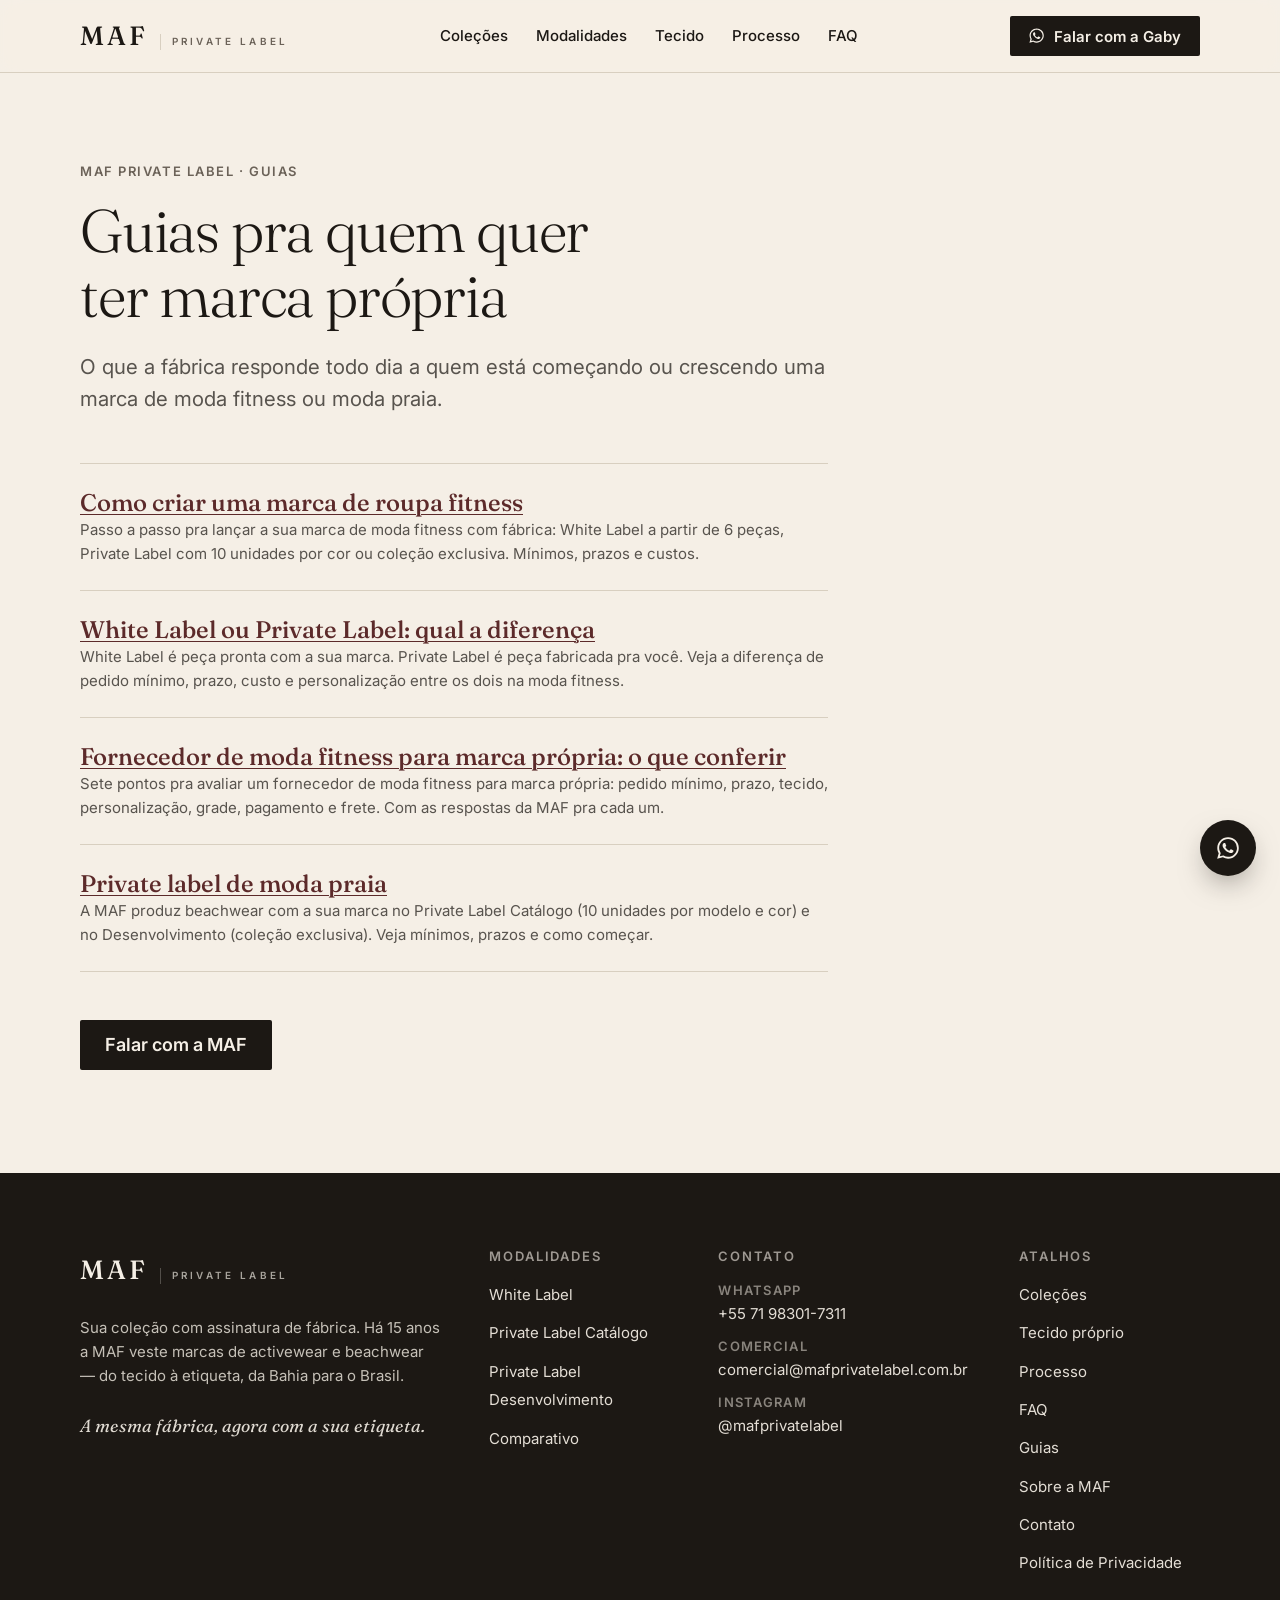
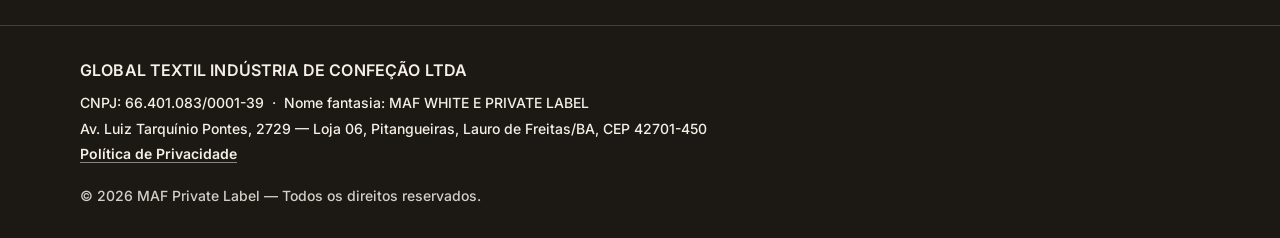
<file: guias.html>
<!doctype html>
<html lang="pt-BR">
<head>
  <meta charset="utf-8" />
  <meta name="viewport" content="width=device-width, initial-scale=1, viewport-fit=cover" />
  <meta name="theme-color" content="#1C1814" />
  <meta name="color-scheme" content="light" />

  <title>Guias da MAF: como criar e produzir a sua marca de moda fitness e moda praia</title>
  <meta name="description" content="Guias da fábrica MAF Private Label pra quem quer ter marca própria de moda fitness ou moda praia: caminhos, pedido mínimo, prazos, custos e como escolher o fornecedor." />
  <meta name="author" content="GLOBAL TEXTIL INDÚSTRIA DE CONFEÇÃO LTDA" />

  <link rel="canonical" href="https://mafprivatelabel.com.br/guias" />

  <meta property="og:type" content="website" />
  <meta property="og:site_name" content="MAF Private Label" />
  <meta property="og:locale" content="pt_BR" />
  <meta property="og:title" content="Guias da MAF: como criar e produzir a sua marca de moda fitness e moda praia" />
  <meta property="og:description" content="Guias da fábrica MAF Private Label pra quem quer ter marca própria de moda fitness ou moda praia: caminhos, pedido mínimo, prazos, custos e como escolher o fornecedor." />
  <meta property="og:url" content="https://mafprivatelabel.com.br/guias" />
  <meta property="og:image" content="https://mafprivatelabel.com.br/assets/og-cover.jpg" />
  <meta property="og:image:width" content="1200" />
  <meta property="og:image:height" content="630" />

  <meta name="twitter:card" content="summary_large_image" />
  <meta name="twitter:title" content="Guias da MAF: como criar e produzir a sua marca de moda fitness e moda praia" />
  <meta name="twitter:description" content="Guias da fábrica MAF Private Label pra quem quer ter marca própria de moda fitness ou moda praia: caminhos, pedido mínimo, prazos, custos e como escolher o fornecedor." />
  <meta name="twitter:image" content="https://mafprivatelabel.com.br/assets/og-cover.jpg" />

  <link rel="icon" type="image/png" sizes="32x32" href="assets/favicon-32.png" />
  <link rel="apple-touch-icon" href="assets/apple-touch-icon.png" />

  <link rel="preconnect" href="https://fonts.googleapis.com" />
  <link rel="preconnect" href="https://fonts.gstatic.com" crossorigin />
  <link href="https://fonts.googleapis.com/css2?family=Fraunces:ital,opsz,wght@0,9..144,300;0,9..144,500;1,9..144,500&family=Inter:wght@400;500;600&display=swap" rel="stylesheet" />

  <link rel="stylesheet" href="styles.css" />
</head>
<body>
  <a class="skip-link" href="#conteudo">Pular para o conteúdo</a>

  <header class="site-nav" id="topo">
    <div class="container nav-inner">
      <a class="brand" href="/" aria-label="MAF Private Label — início">
        <span class="brand-mark">MAF</span>
        <span class="brand-sub">Private Label</span>
      </a>
      <nav class="nav-links" aria-label="Seções do site">
        <a href="/#lookbook">Coleções</a>
        <a href="/#modalidades">Modalidades</a>
        <a href="/#tecido">Tecido</a>
        <a href="/#processo">Processo</a>
        <a href="/#faq">FAQ</a>
      </nav>
      <a class="btn btn-primary btn-sm nav-cta"
         href="https://wa.me/5571983017311"
         data-gaby="default"
         target="_blank" rel="noopener">
        <svg class="ic-wpp" viewBox="0 0 24 24" aria-hidden="true" focusable="false"><path d="M19.05 4.91A9.82 9.82 0 0 0 12.04 2C6.58 2 2.13 6.45 2.13 11.91c0 1.75.46 3.45 1.32 4.95L2 22l5.25-1.38a9.9 9.9 0 0 0 4.79 1.22h.01c5.46 0 9.91-4.45 9.91-9.91 0-2.65-1.03-5.14-2.91-7.02ZM12.05 20.15h-.01a8.2 8.2 0 0 1-4.18-1.15l-.3-.18-3.11.82.83-3.04-.2-.31a8.18 8.18 0 0 1-1.26-4.38c0-4.54 3.7-8.23 8.24-8.23 2.2 0 4.27.86 5.82 2.42a8.18 8.18 0 0 1 2.41 5.82c0 4.54-3.7 8.23-8.24 8.23Zm4.52-6.16c-.25-.12-1.47-.72-1.69-.81-.23-.08-.39-.12-.56.13-.16.25-.64.81-.79.97-.14.17-.29.19-.54.06-.25-.12-1.05-.39-1.99-1.23-.74-.66-1.23-1.47-1.38-1.72-.14-.25-.01-.38.11-.51.11-.11.25-.29.37-.43.12-.14.16-.25.25-.41.08-.17.04-.31-.02-.43-.06-.12-.56-1.34-.76-1.84-.2-.48-.41-.42-.56-.42-.14-.01-.31-.01-.48-.01a.92.92 0 0 0-.66.31c-.23.25-.87.85-.87 2.07 0 1.22.89 2.4 1.01 2.56.12.17 1.75 2.67 4.23 3.74.59.26 1.05.41 1.41.52.59.19 1.13.16 1.56.1.48-.07 1.47-.6 1.68-1.18.21-.58.21-1.07.14-1.18-.06-.11-.22-.17-.47-.29Z"/></svg>
        Falar com a Gaby
      </a>
    </div>
  </header>

  <main id="conteudo">

    <article class="artigo container">
      <header class="artigo-topo">
        <p class="crumb"><a href="/">MAF Private Label</a> · Guias</p>
        <h1 class="artigo-titulo">Guias pra quem quer ter marca própria</h1>
        <p class="artigo-lead">O que a fábrica responde todo dia a quem está começando ou crescendo uma marca de moda fitness ou moda praia.</p>
      </header>
      <div class="artigo-corpo">
        <ul class="artigo-indice">
          <li><a href="/como-criar-marca-de-roupa-fitness"><strong>Como criar uma marca de roupa fitness</strong></a><br />Passo a passo pra lançar a sua marca de moda fitness com fábrica: White Label a partir de 6 peças, Private Label com 10 unidades por cor ou coleção exclusiva. Mínimos, prazos e custos.</li>
          <li><a href="/white-label-ou-private-label"><strong>White Label ou Private Label: qual a diferença</strong></a><br />White Label é peça pronta com a sua marca. Private Label é peça fabricada pra você. Veja a diferença de pedido mínimo, prazo, custo e personalização entre os dois na moda fitness.</li>
          <li><a href="/fornecedor-moda-fitness-marca-propria"><strong>Fornecedor de moda fitness para marca própria: o que conferir</strong></a><br />Sete pontos pra avaliar um fornecedor de moda fitness para marca própria: pedido mínimo, prazo, tecido, personalização, grade, pagamento e frete. Com as respostas da MAF pra cada um.</li>
          <li><a href="/private-label-beachwear"><strong>Private label de moda praia</strong></a><br />A MAF produz beachwear com a sua marca no Private Label Catálogo (10 unidades por modelo e cor) e no Desenvolvimento (coleção exclusiva). Veja mínimos, prazos e como começar.</li>
        </ul>
        <p class="artigo-cta"><a class="btn btn-primary" href="https://wa.me/5571983017311" data-gaby="default" target="_blank" rel="noopener">Falar com a MAF</a></p>
      </div>
    </article>

  </main>

  <footer class="site-footer" id="rodape" role="contentinfo">
    <div class="container footer-grid">
      <div class="footer-col footer-brand">
        <span class="brand brand-footer">
          <span class="brand-mark">MAF</span>
          <span class="brand-sub">Private Label</span>
        </span>
        <p class="footer-tagline">Sua coleção com assinatura de fábrica. Há 15 anos a MAF veste marcas de activewear e beachwear — do tecido à etiqueta, da Bahia para o Brasil.</p>
        <p class="footer-whisper">A mesma fábrica, agora com a sua etiqueta.</p>
      </div>

      <nav class="footer-col" aria-label="Modalidades">
        <h3 class="footer-title">Modalidades</h3>
        <ul class="footer-list">
          <li><a href="/white-label">White Label</a></li>
          <li><a href="/private-label">Private Label Catálogo</a></li>
          <li><a href="/desenvolvimento">Private Label Desenvolvimento</a></li>
          <li><a href="/#comparativo">Comparativo</a></li>
        </ul>
      </nav>

      <div class="footer-col footer-contact">
        <h3 class="footer-title">Contato</h3>
        <ul class="footer-list footer-contact-list">
          <li>
            <span class="ic-label">WhatsApp</span>
            <a href="https://wa.me/5571983017311" data-gaby="default" target="_blank" rel="noopener">+55 71 98301-7311</a>
          </li>
          <li>
            <span class="ic-label">Comercial</span>
            <a href="mailto:comercial@mafprivatelabel.com.br">comercial@mafprivatelabel.com.br</a>
          </li>
          <li>
            <span class="ic-label">Instagram</span>
            <a href="https://instagram.com/mafprivatelabel" target="_blank" rel="noopener">@mafprivatelabel</a>
          </li>
        </ul>
      </div>

      <nav class="footer-col" aria-label="Atalhos">
        <h3 class="footer-title">Atalhos</h3>
        <ul class="footer-list">
          <li><a href="/#lookbook">Coleções</a></li>
          <li><a href="/#tecido">Tecido próprio</a></li>
          <li><a href="/#processo">Processo</a></li>
          <li><a href="/#faq">FAQ</a></li>
          <li><a href="/guias">Guias</a></li>
          <li><a href="/sobre">Sobre a MAF</a></li>
          <li><a href="/contato">Contato</a></li>
          <li><a href="/privacidade">Política de Privacidade</a></li>
        </ul>
      </nav>
    </div>

    <div class="footer-legal">
      <div class="container footer-legal-inner">
        <p class="legal-line legal-rs">GLOBAL TEXTIL INDÚSTRIA DE CONFEÇÃO LTDA</p>
        <p class="legal-line">CNPJ: 66.401.083/0001-39 &nbsp;·&nbsp; Nome fantasia: MAF WHITE E PRIVATE LABEL</p>
        <p class="legal-line">Av. Luiz Tarquínio Pontes, 2729 — Loja 06, Pitangueiras, Lauro de Freitas/BA, CEP 42701-450</p>
        <p class="legal-line"><a href="/privacidade">Política de Privacidade</a></p>
        <p class="legal-line legal-copy">© 2026 MAF Private Label — Todos os direitos reservados.</p>
      </div>
    </div>
  </footer>

  <a class="wpp-fab"
     href="https://wa.me/5571983017311"
     data-gaby="default"
     target="_blank" rel="noopener"
     aria-label="Falar com a Gaby no WhatsApp">
    <span class="wpp-ring" aria-hidden="true"></span>
    <svg class="wpp-icon" viewBox="0 0 24 24" aria-hidden="true" focusable="false"><path d="M19.05 4.91A9.82 9.82 0 0 0 12.04 2C6.58 2 2.13 6.45 2.13 11.91c0 1.75.46 3.45 1.32 4.95L2 22l5.25-1.38a9.9 9.9 0 0 0 4.79 1.22h.01c5.46 0 9.91-4.45 9.91-9.91 0-2.65-1.03-5.14-2.91-7.02ZM12.05 20.15h-.01a8.2 8.2 0 0 1-4.18-1.15l-.3-.18-3.11.82.83-3.04-.2-.31a8.18 8.18 0 0 1-1.26-4.38c0-4.54 3.7-8.23 8.24-8.23 2.2 0 4.27.86 5.82 2.42a8.18 8.18 0 0 1 2.41 5.82c0 4.54-3.7 8.23-8.24 8.23Zm4.52-6.16c-.25-.12-1.47-.72-1.69-.81-.23-.08-.39-.12-.56.13-.16.25-.64.81-.79.97-.14.17-.29.19-.54.06-.25-.12-1.05-.39-1.99-1.23-.74-.66-1.23-1.47-1.38-1.72-.14-.25-.01-.38.11-.51.11-.11.25-.29.37-.43.12-.14.16-.25.25-.41.08-.17.04-.31-.02-.43-.06-.12-.56-1.34-.76-1.84-.2-.48-.41-.42-.56-.42-.14-.01-.31-.01-.48-.01a.92.92 0 0 0-.66.31c-.23.25-.87.85-.87 2.07 0 1.22.89 2.4 1.01 2.56.12.17 1.75 2.67 4.23 3.74.59.26 1.05.41 1.41.52.59.19 1.13.16 1.56.1.48-.07 1.47-.6 1.68-1.18.21-.58.21-1.07.14-1.18-.06-.11-.22-.17-.47-.29Z"/></svg>
    <span class="wpp-label">Falar com a Gaby</span>
  </a>

  <div class="consent-bar" id="consent-bar" hidden role="dialog" aria-label="Consentimento de cookies">
    <p>Usamos cookies de análise (Google e Meta) para entender o que funciona no site e melhorar sua experiência. <a href="/privacidade">Política de Privacidade</a>.</p>
    <div class="consent-actions">
      <button class="btn btn-primary btn-sm" type="button" data-consent="accept">Aceitar</button>
      <button class="btn btn-secondary btn-sm" type="button" data-consent="deny">Recusar</button>
    </div>
  </div>

  <script src="script.js?v=20261118" defer></script>
</body>
</html>
</file>
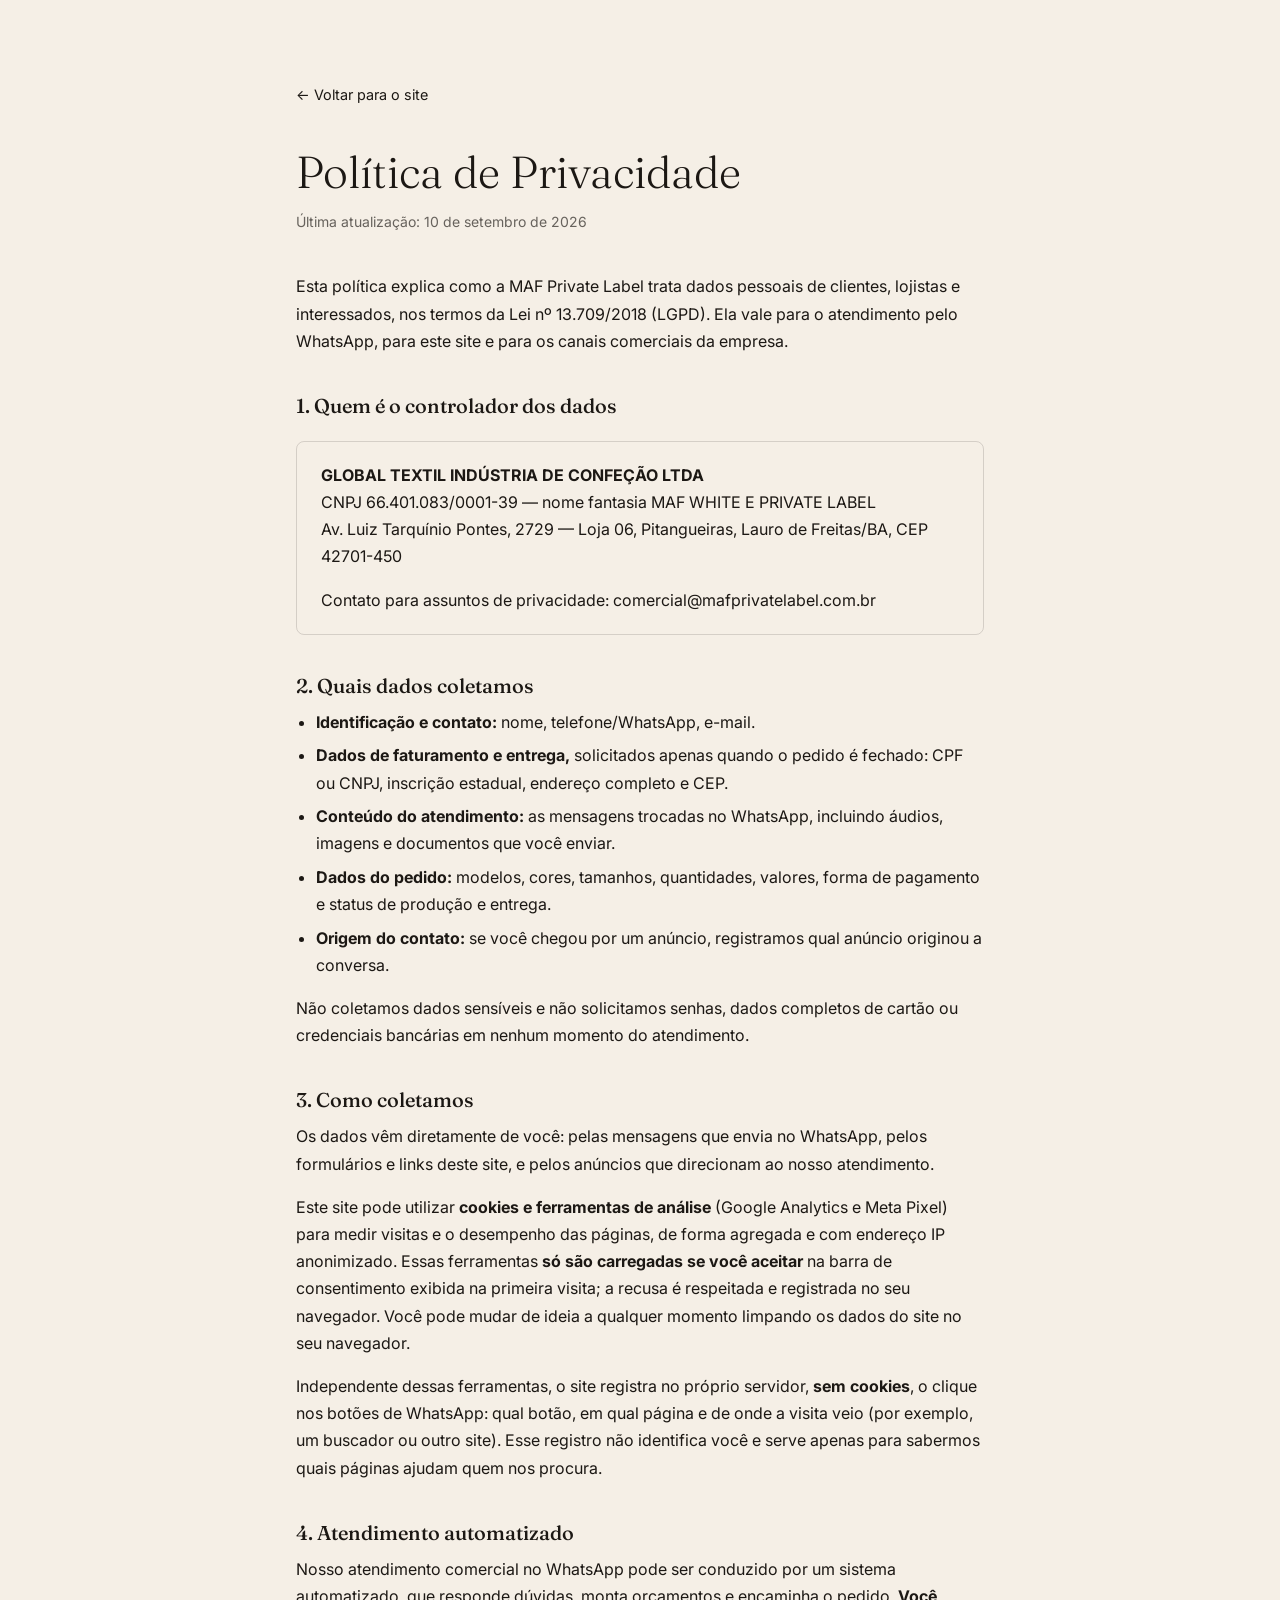
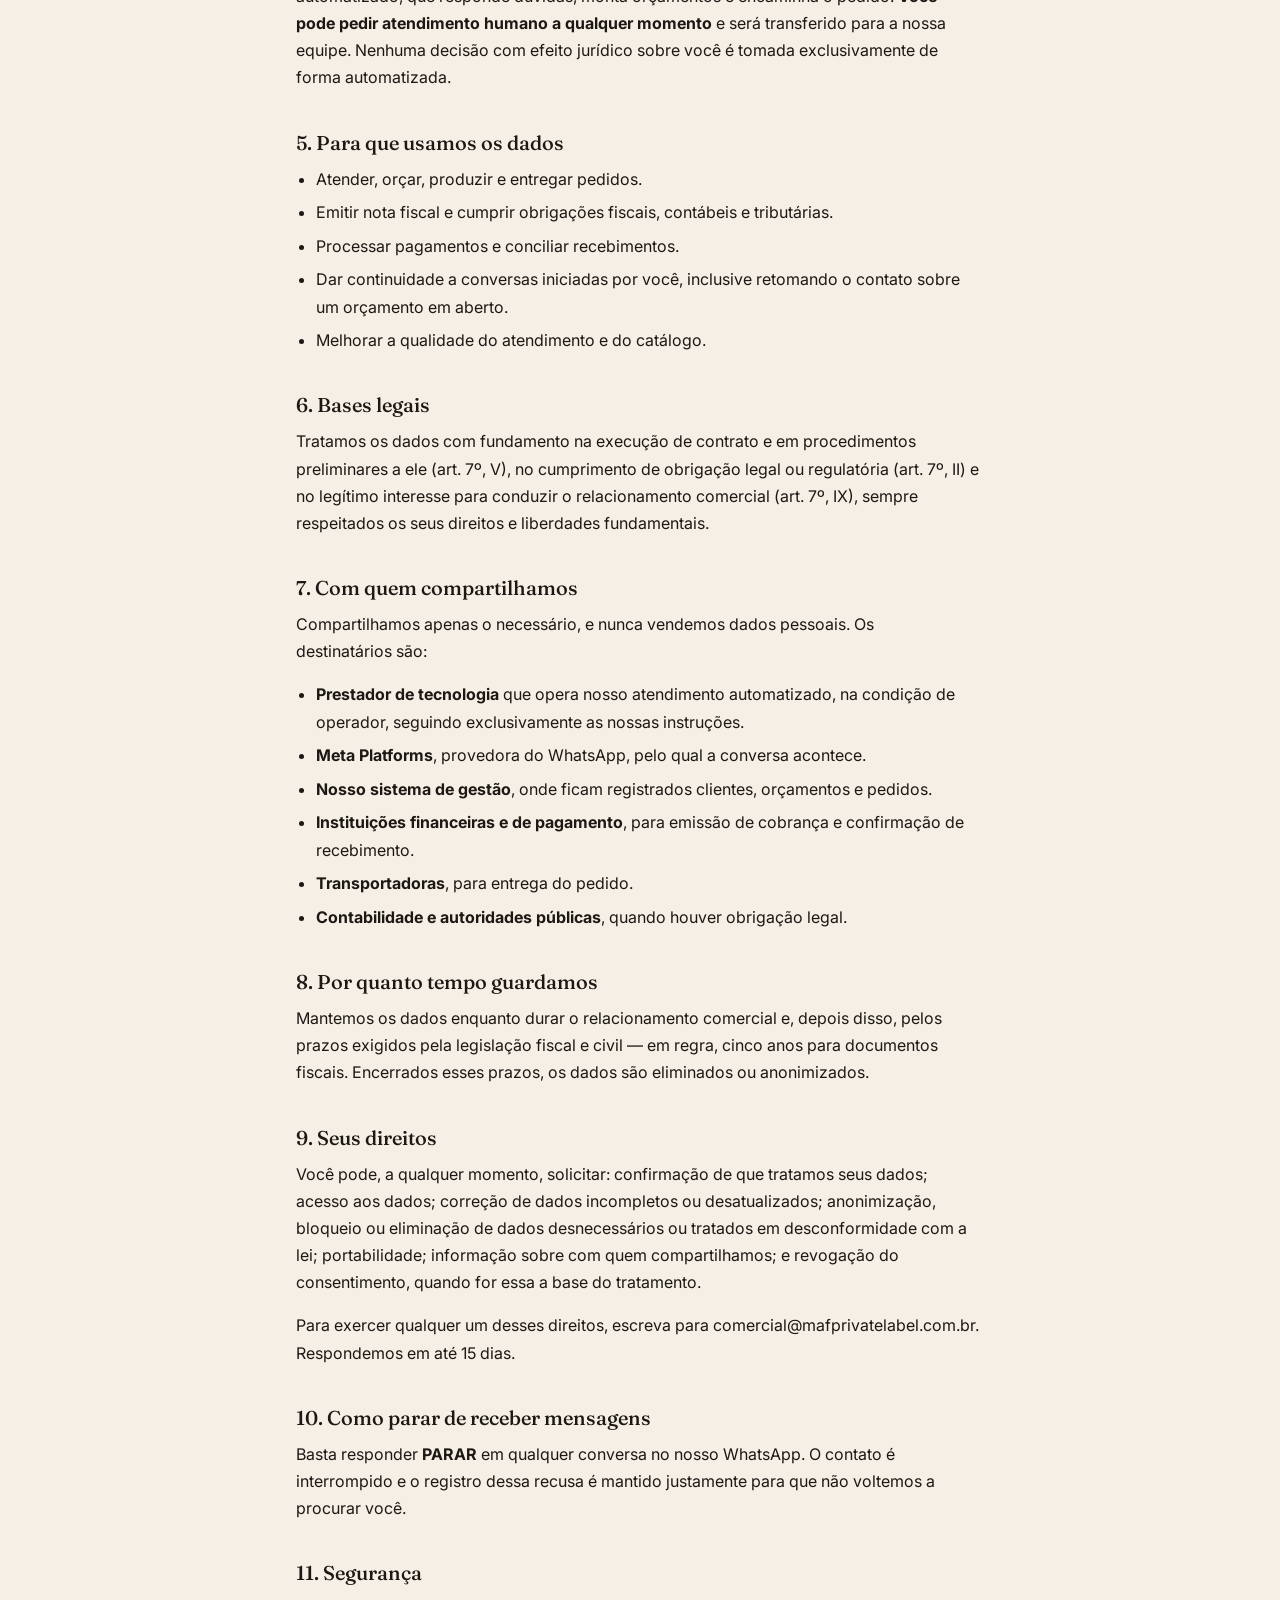
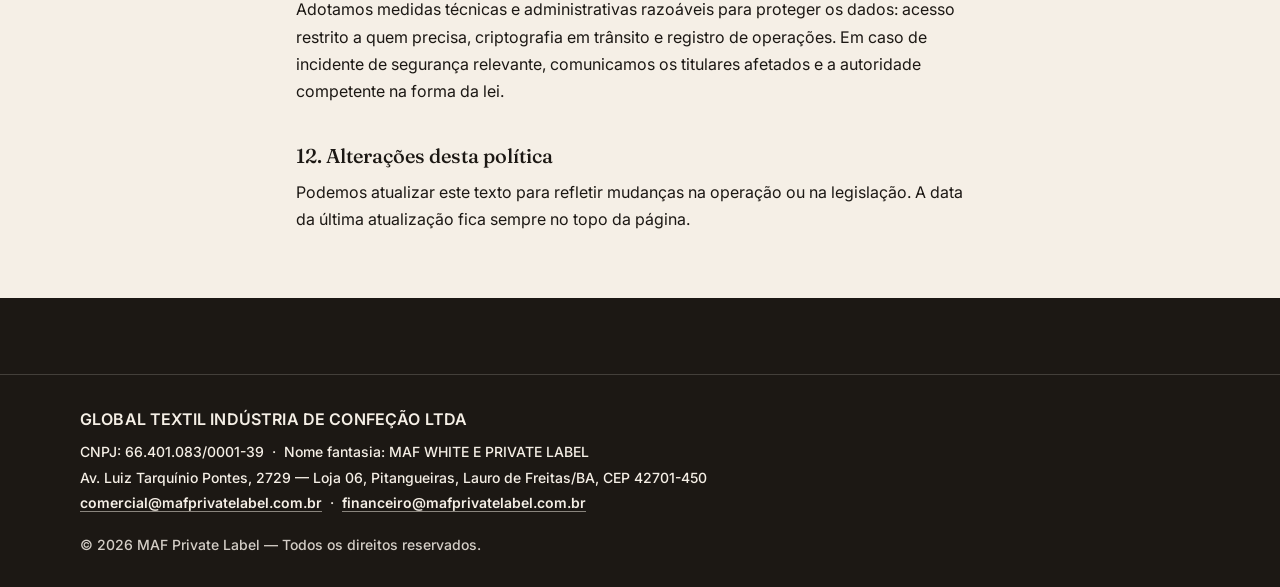
<file: privacidade.html>
<!doctype html>
<html lang="pt-BR">
<head>
  <meta charset="utf-8" />
  <meta name="viewport" content="width=device-width, initial-scale=1, viewport-fit=cover" />
  <meta name="theme-color" content="#1C1814" />
  <meta name="color-scheme" content="light" />

  <title>Política de Privacidade — MAF Private Label</title>
  <meta name="description" content="Como a MAF Private Label (Global Textil Indústria de Confeção Ltda) trata dados pessoais de clientes e interessados, nos termos da LGPD." />
  <meta name="author" content="GLOBAL TEXTIL INDÚSTRIA DE CONFEÇÃO LTDA" />
  <meta name="robots" content="index, follow" />

  <link rel="canonical" href="https://mafprivatelabel.com.br/privacidade" />

  <link rel="preconnect" href="https://fonts.googleapis.com" />
  <link rel="preconnect" href="https://fonts.gstatic.com" crossorigin />
  <link href="https://fonts.googleapis.com/css2?family=Fraunces:ital,opsz,wght@0,9..144,300;0,9..144,500;1,9..144,500&family=Inter:wght@400;500;600&display=swap" rel="stylesheet" />

  <link rel="stylesheet" href="styles.css" />

  <style>
    /* Página legal — estilos escopados, não tocam na landing */
    .legal-page { max-width: 46rem; margin: 0 auto; padding: 5rem 1.5rem 3rem; }
    .legal-page h1 { font-family: "Fraunces", Georgia, serif; font-weight: 300; font-size: clamp(2rem, 5vw, 2.8rem); line-height: 1.15; margin: 0 0 .75rem; }
    .legal-page .legal-updated { font-size: .875rem; opacity: .65; margin: 0 0 2.5rem; }
    .legal-page h2 { font-family: "Fraunces", Georgia, serif; font-weight: 500; font-size: 1.25rem; margin: 2.5rem 0 .75rem; }
    .legal-page p, .legal-page li { font-family: "Inter", system-ui, sans-serif; font-size: 1rem; line-height: 1.7; }
    .legal-page p { margin: 0 0 1rem; }
    .legal-page ul { margin: 0 0 1rem; padding-left: 1.25rem; }
    .legal-page li { margin-bottom: .4rem; }
    .legal-page a { color: inherit; text-underline-offset: .2em; }
    .legal-page .legal-back { display: inline-block; margin-bottom: 2.5rem; font-family: "Inter", system-ui, sans-serif; font-size: .9rem; }
    .legal-page .legal-box { border: 1px solid rgba(28,24,20,.15); border-radius: .5rem; padding: 1.25rem 1.5rem; margin: 1.5rem 0; }
    .legal-page .legal-box p:last-child { margin-bottom: 0; }
    @media (max-width: 600px) { .legal-page { padding-top: 3rem; } }
  </style>
</head>
<body>

  <main class="legal-page">
    <a class="legal-back" href="/">← Voltar para o site</a>

    <h1>Política de Privacidade</h1>
    <p class="legal-updated">Última atualização: 10 de setembro de 2026</p>

    <p>Esta política explica como a MAF Private Label trata dados pessoais de clientes, lojistas e interessados, nos termos da Lei nº 13.709/2018 (LGPD). Ela vale para o atendimento pelo WhatsApp, para este site e para os canais comerciais da empresa.</p>

    <h2>1. Quem é o controlador dos dados</h2>
    <div class="legal-box">
      <p><strong>GLOBAL TEXTIL INDÚSTRIA DE CONFEÇÃO LTDA</strong><br />
      CNPJ 66.401.083/0001-39 — nome fantasia MAF WHITE E PRIVATE LABEL<br />
      Av. Luiz Tarquínio Pontes, 2729 — Loja 06, Pitangueiras, Lauro de Freitas/BA, CEP 42701-450</p>
      <p>Contato para assuntos de privacidade: <a href="mailto:comercial@mafprivatelabel.com.br">comercial@mafprivatelabel.com.br</a></p>
    </div>

    <h2>2. Quais dados coletamos</h2>
    <ul>
      <li><strong>Identificação e contato:</strong> nome, telefone/WhatsApp, e-mail.</li>
      <li><strong>Dados de faturamento e entrega,</strong> solicitados apenas quando o pedido é fechado: CPF ou CNPJ, inscrição estadual, endereço completo e CEP.</li>
      <li><strong>Conteúdo do atendimento:</strong> as mensagens trocadas no WhatsApp, incluindo áudios, imagens e documentos que você enviar.</li>
      <li><strong>Dados do pedido:</strong> modelos, cores, tamanhos, quantidades, valores, forma de pagamento e status de produção e entrega.</li>
      <li><strong>Origem do contato:</strong> se você chegou por um anúncio, registramos qual anúncio originou a conversa.</li>
    </ul>
    <p>Não coletamos dados sensíveis e não solicitamos senhas, dados completos de cartão ou credenciais bancárias em nenhum momento do atendimento.</p>

    <h2>3. Como coletamos</h2>
    <p>Os dados vêm diretamente de você: pelas mensagens que envia no WhatsApp, pelos formulários e links deste site, e pelos anúncios que direcionam ao nosso atendimento.</p>
    <p>Este site pode utilizar <strong>cookies e ferramentas de análise</strong> (Google Analytics e Meta Pixel) para medir visitas e o desempenho das páginas, de forma agregada e com endereço IP anonimizado. Essas ferramentas <strong>só são carregadas se você aceitar</strong> na barra de consentimento exibida na primeira visita; a recusa é respeitada e registrada no seu navegador. Você pode mudar de ideia a qualquer momento limpando os dados do site no seu navegador.</p>

    <p>Independente dessas ferramentas, o site registra no próprio servidor, <strong>sem cookies</strong>, o clique nos botões de WhatsApp: qual botão, em qual página e de onde a visita veio (por exemplo, um buscador ou outro site). Esse registro não identifica você e serve apenas para sabermos quais páginas ajudam quem nos procura.</p>

    <h2>4. Atendimento automatizado</h2>
    <p>Nosso atendimento comercial no WhatsApp pode ser conduzido por um sistema automatizado, que responde dúvidas, monta orçamentos e encaminha o pedido. <strong>Você pode pedir atendimento humano a qualquer momento</strong> e será transferido para a nossa equipe. Nenhuma decisão com efeito jurídico sobre você é tomada exclusivamente de forma automatizada.</p>

    <h2>5. Para que usamos os dados</h2>
    <ul>
      <li>Atender, orçar, produzir e entregar pedidos.</li>
      <li>Emitir nota fiscal e cumprir obrigações fiscais, contábeis e tributárias.</li>
      <li>Processar pagamentos e conciliar recebimentos.</li>
      <li>Dar continuidade a conversas iniciadas por você, inclusive retomando o contato sobre um orçamento em aberto.</li>
      <li>Melhorar a qualidade do atendimento e do catálogo.</li>
    </ul>

    <h2>6. Bases legais</h2>
    <p>Tratamos os dados com fundamento na execução de contrato e em procedimentos preliminares a ele (art. 7º, V), no cumprimento de obrigação legal ou regulatória (art. 7º, II) e no legítimo interesse para conduzir o relacionamento comercial (art. 7º, IX), sempre respeitados os seus direitos e liberdades fundamentais.</p>

    <h2>7. Com quem compartilhamos</h2>
    <p>Compartilhamos apenas o necessário, e nunca vendemos dados pessoais. Os destinatários são:</p>
    <ul>
      <li><strong>Prestador de tecnologia</strong> que opera nosso atendimento automatizado, na condição de operador, seguindo exclusivamente as nossas instruções.</li>
      <li><strong>Meta Platforms</strong>, provedora do WhatsApp, pelo qual a conversa acontece.</li>
      <li><strong>Nosso sistema de gestão</strong>, onde ficam registrados clientes, orçamentos e pedidos.</li>
      <li><strong>Instituições financeiras e de pagamento</strong>, para emissão de cobrança e confirmação de recebimento.</li>
      <li><strong>Transportadoras</strong>, para entrega do pedido.</li>
      <li><strong>Contabilidade e autoridades públicas</strong>, quando houver obrigação legal.</li>
    </ul>

    <h2>8. Por quanto tempo guardamos</h2>
    <p>Mantemos os dados enquanto durar o relacionamento comercial e, depois disso, pelos prazos exigidos pela legislação fiscal e civil — em regra, cinco anos para documentos fiscais. Encerrados esses prazos, os dados são eliminados ou anonimizados.</p>

    <h2>9. Seus direitos</h2>
    <p>Você pode, a qualquer momento, solicitar: confirmação de que tratamos seus dados; acesso aos dados; correção de dados incompletos ou desatualizados; anonimização, bloqueio ou eliminação de dados desnecessários ou tratados em desconformidade com a lei; portabilidade; informação sobre com quem compartilhamos; e revogação do consentimento, quando for essa a base do tratamento.</p>
    <p>Para exercer qualquer um desses direitos, escreva para <a href="mailto:comercial@mafprivatelabel.com.br">comercial@mafprivatelabel.com.br</a>. Respondemos em até 15 dias.</p>

    <h2>10. Como parar de receber mensagens</h2>
    <p>Basta responder <strong>PARAR</strong> em qualquer conversa no nosso WhatsApp. O contato é interrompido e o registro dessa recusa é mantido justamente para que não voltemos a procurar você.</p>

    <h2>11. Segurança</h2>
    <p>Adotamos medidas técnicas e administrativas razoáveis para proteger os dados: acesso restrito a quem precisa, criptografia em trânsito e registro de operações. Em caso de incidente de segurança relevante, comunicamos os titulares afetados e a autoridade competente na forma da lei.</p>

    <h2>12. Alterações desta política</h2>
    <p>Podemos atualizar este texto para refletir mudanças na operação ou na legislação. A data da última atualização fica sempre no topo da página.</p>
  </main>

  <footer class="site-footer" role="contentinfo">
    <div class="footer-legal">
      <div class="container footer-legal-inner">
        <p class="legal-line legal-rs">GLOBAL TEXTIL INDÚSTRIA DE CONFEÇÃO LTDA</p>
        <p class="legal-line">CNPJ: 66.401.083/0001-39 &nbsp;·&nbsp; Nome fantasia: MAF WHITE E PRIVATE LABEL</p>
        <p class="legal-line">Av. Luiz Tarquínio Pontes, 2729 — Loja 06, Pitangueiras, Lauro de Freitas/BA, CEP 42701-450</p>
        <p class="legal-line">
          <a href="mailto:comercial@mafprivatelabel.com.br">comercial@mafprivatelabel.com.br</a>
          &nbsp;·&nbsp;
          <a href="mailto:financeiro@mafprivatelabel.com.br">financeiro@mafprivatelabel.com.br</a>
        </p>
        <p class="legal-line legal-copy">© 2026 MAF Private Label — Todos os direitos reservados.</p>
      </div>
    </div>
  </footer>

</body>
</html>
</file>
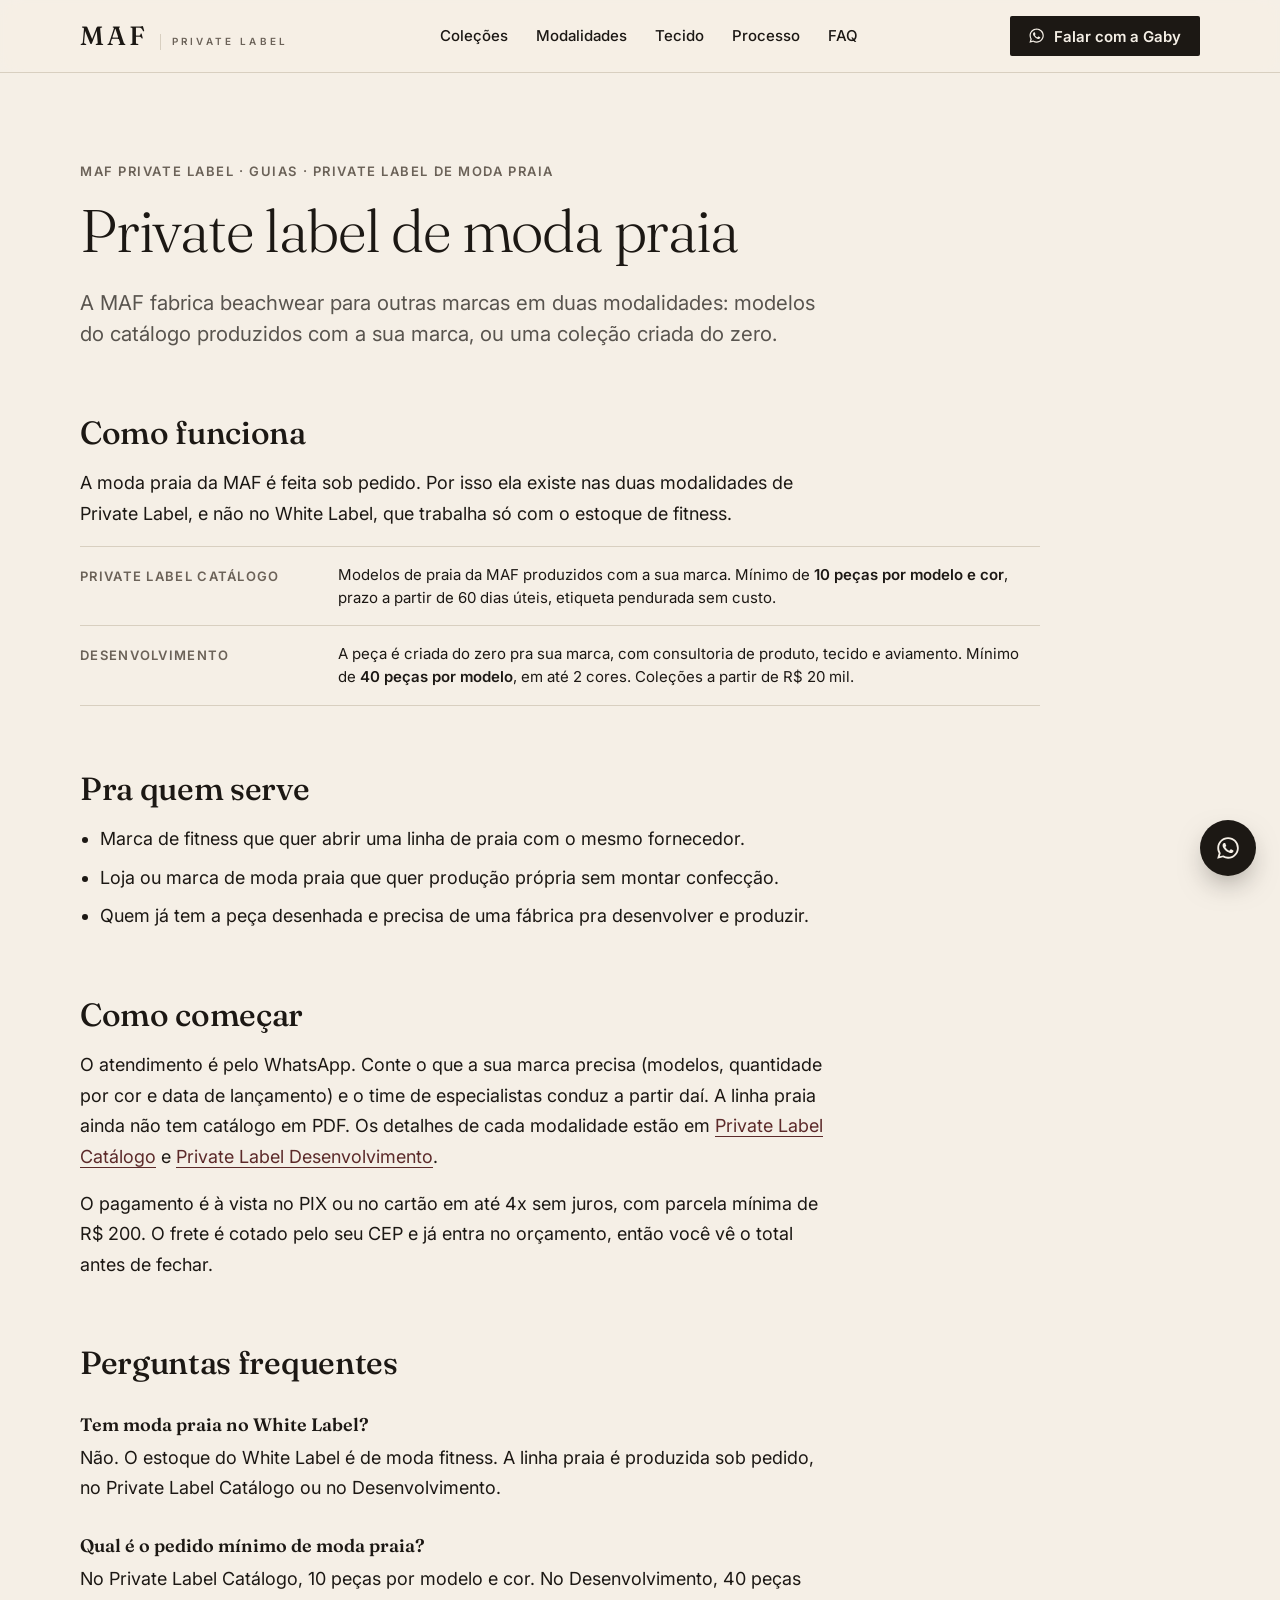
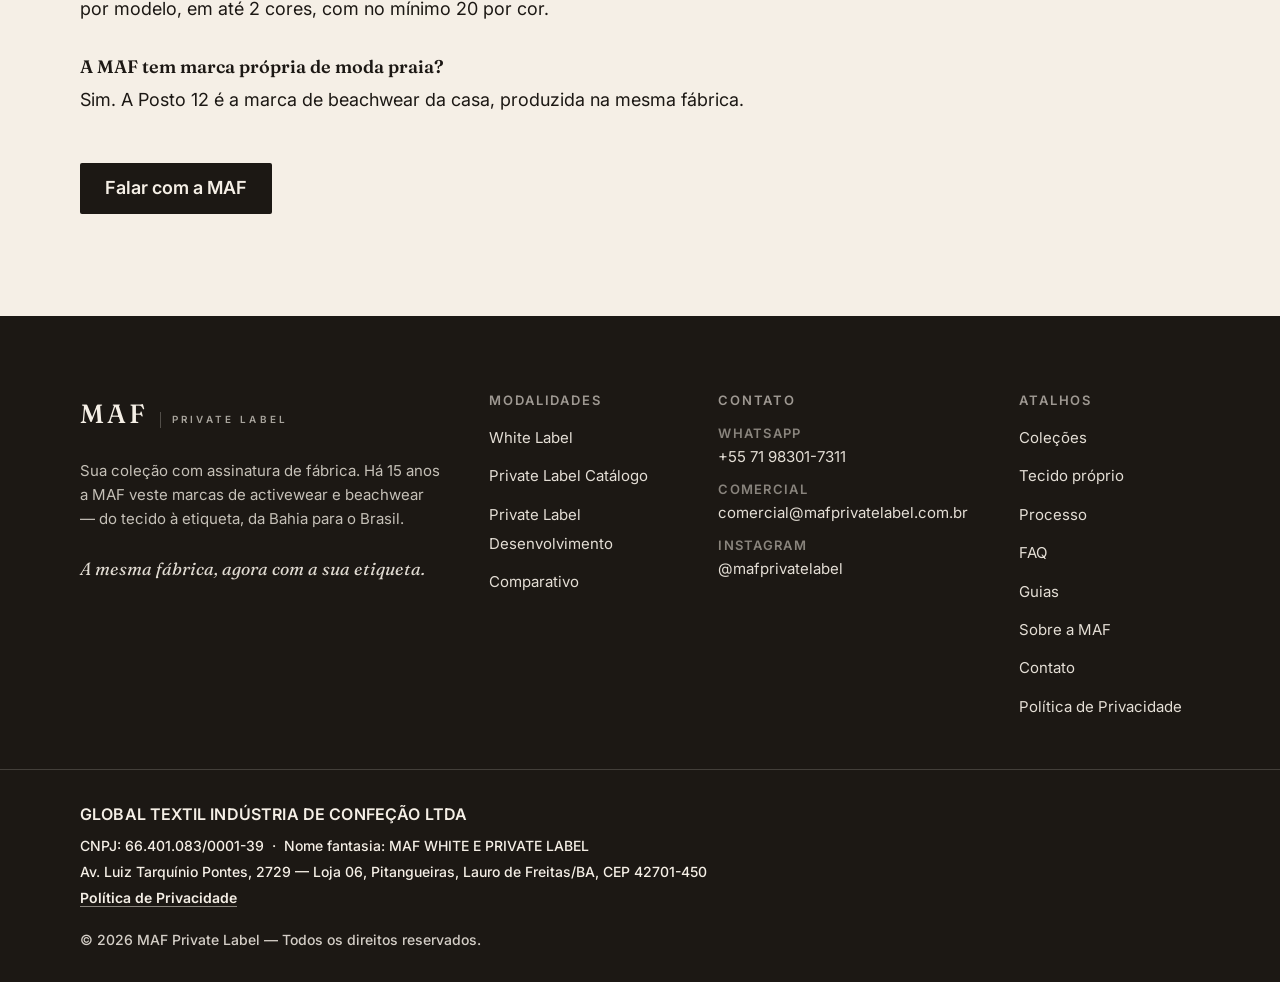
<file: private-label-beachwear.html>
<!doctype html>
<html lang="pt-BR">
<head>
  <meta charset="utf-8" />
  <meta name="viewport" content="width=device-width, initial-scale=1, viewport-fit=cover" />
  <meta name="theme-color" content="#1C1814" />
  <meta name="color-scheme" content="light" />

  <title>Private label de moda praia: como produzir biquínis e beachwear com a sua marca | MAF</title>
  <meta name="description" content="A MAF produz beachwear com a sua marca no Private Label Catálogo (10 unidades por modelo e cor) e no Desenvolvimento (coleção exclusiva). Veja mínimos, prazos e como começar." />
  <meta name="author" content="GLOBAL TEXTIL INDÚSTRIA DE CONFEÇÃO LTDA" />

  <link rel="canonical" href="https://mafprivatelabel.com.br/private-label-beachwear" />

  <meta property="og:type" content="website" />
  <meta property="og:site_name" content="MAF Private Label" />
  <meta property="og:locale" content="pt_BR" />
  <meta property="og:title" content="Private label de moda praia: como produzir biquínis e beachwear com a sua marca" />
  <meta property="og:description" content="A MAF produz beachwear com a sua marca no Private Label Catálogo (10 unidades por modelo e cor) e no Desenvolvimento (coleção exclusiva). Veja mínimos, prazos e como começar." />
  <meta property="og:url" content="https://mafprivatelabel.com.br/private-label-beachwear" />
  <meta property="og:image" content="https://mafprivatelabel.com.br/assets/og-cover.jpg" />
  <meta property="og:image:width" content="1200" />
  <meta property="og:image:height" content="630" />

  <meta name="twitter:card" content="summary_large_image" />
  <meta name="twitter:title" content="Private label de moda praia: como produzir biquínis e beachwear com a sua marca" />
  <meta name="twitter:description" content="A MAF produz beachwear com a sua marca no Private Label Catálogo (10 unidades por modelo e cor) e no Desenvolvimento (coleção exclusiva). Veja mínimos, prazos e como começar." />
  <meta name="twitter:image" content="https://mafprivatelabel.com.br/assets/og-cover.jpg" />

  <link rel="icon" type="image/png" sizes="32x32" href="assets/favicon-32.png" />
  <link rel="apple-touch-icon" href="assets/apple-touch-icon.png" />

  <link rel="preconnect" href="https://fonts.googleapis.com" />
  <link rel="preconnect" href="https://fonts.gstatic.com" crossorigin />
  <link href="https://fonts.googleapis.com/css2?family=Fraunces:ital,opsz,wght@0,9..144,300;0,9..144,500;1,9..144,500&family=Inter:wght@400;500;600&display=swap" rel="stylesheet" />

  <link rel="stylesheet" href="styles.css" />
  <script type="application/ld+json">
{
    "@context": "https://schema.org",
    "@type": "Article",
    "headline": "Private label de moda praia",
    "description": "A MAF produz beachwear com a sua marca no Private Label Catálogo (10 unidades por modelo e cor) e no Desenvolvimento (coleção exclusiva). Veja mínimos, prazos e como começar.",
    "inLanguage": "pt-BR",
    "datePublished": "2026-11-17",
    "dateModified": "2026-11-17",
    "mainEntityOfPage": "https://mafprivatelabel.com.br/private-label-beachwear",
    "author": {
      "@type": "Organization",
      "name": "MAF Private Label",
      "url": "https://mafprivatelabel.com.br/"
    },
    "publisher": {
      "@type": "Organization",
      "name": "MAF Private Label",
      "logo": {
        "@type": "ImageObject",
        "url": "https://mafprivatelabel.com.br/assets/apple-touch-icon.png"
      }
    }
  }
  </script>
  <script type="application/ld+json">
{
    "@context": "https://schema.org",
    "@type": "FAQPage",
    "mainEntity": [
      {
        "@type": "Question",
        "name": "Tem moda praia no White Label?",
        "acceptedAnswer": {
          "@type": "Answer",
          "text": "Não. O estoque do White Label é de moda fitness. A linha praia é produzida sob pedido, no Private Label Catálogo ou no Desenvolvimento."
        }
      },
      {
        "@type": "Question",
        "name": "Qual é o pedido mínimo de moda praia?",
        "acceptedAnswer": {
          "@type": "Answer",
          "text": "No Private Label Catálogo, 10 peças por modelo e cor. No Desenvolvimento, 40 peças por modelo, em até 2 cores, com no mínimo 20 por cor."
        }
      },
      {
        "@type": "Question",
        "name": "A MAF tem marca própria de moda praia?",
        "acceptedAnswer": {
          "@type": "Answer",
          "text": "Sim. A Posto 12 é a marca de beachwear da casa, produzida na mesma fábrica."
        }
      }
    ]
  }
  </script>
</head>
<body>
  <a class="skip-link" href="#conteudo">Pular para o conteúdo</a>

  <header class="site-nav" id="topo">
    <div class="container nav-inner">
      <a class="brand" href="/" aria-label="MAF Private Label — início">
        <span class="brand-mark">MAF</span>
        <span class="brand-sub">Private Label</span>
      </a>
      <nav class="nav-links" aria-label="Seções do site">
        <a href="/#lookbook">Coleções</a>
        <a href="/#modalidades">Modalidades</a>
        <a href="/#tecido">Tecido</a>
        <a href="/#processo">Processo</a>
        <a href="/#faq">FAQ</a>
      </nav>
      <a class="btn btn-primary btn-sm nav-cta"
         href="https://wa.me/5571983017311"
         data-gaby="default"
         target="_blank" rel="noopener">
        <svg class="ic-wpp" viewBox="0 0 24 24" aria-hidden="true" focusable="false"><path d="M19.05 4.91A9.82 9.82 0 0 0 12.04 2C6.58 2 2.13 6.45 2.13 11.91c0 1.75.46 3.45 1.32 4.95L2 22l5.25-1.38a9.9 9.9 0 0 0 4.79 1.22h.01c5.46 0 9.91-4.45 9.91-9.91 0-2.65-1.03-5.14-2.91-7.02ZM12.05 20.15h-.01a8.2 8.2 0 0 1-4.18-1.15l-.3-.18-3.11.82.83-3.04-.2-.31a8.18 8.18 0 0 1-1.26-4.38c0-4.54 3.7-8.23 8.24-8.23 2.2 0 4.27.86 5.82 2.42a8.18 8.18 0 0 1 2.41 5.82c0 4.54-3.7 8.23-8.24 8.23Zm4.52-6.16c-.25-.12-1.47-.72-1.69-.81-.23-.08-.39-.12-.56.13-.16.25-.64.81-.79.97-.14.17-.29.19-.54.06-.25-.12-1.05-.39-1.99-1.23-.74-.66-1.23-1.47-1.38-1.72-.14-.25-.01-.38.11-.51.11-.11.25-.29.37-.43.12-.14.16-.25.25-.41.08-.17.04-.31-.02-.43-.06-.12-.56-1.34-.76-1.84-.2-.48-.41-.42-.56-.42-.14-.01-.31-.01-.48-.01a.92.92 0 0 0-.66.31c-.23.25-.87.85-.87 2.07 0 1.22.89 2.4 1.01 2.56.12.17 1.75 2.67 4.23 3.74.59.26 1.05.41 1.41.52.59.19 1.13.16 1.56.1.48-.07 1.47-.6 1.68-1.18.21-.58.21-1.07.14-1.18-.06-.11-.22-.17-.47-.29Z"/></svg>
        Falar com a Gaby
      </a>
    </div>
  </header>

  <main id="conteudo">

    <article class="artigo container">
      <header class="artigo-topo">
        <p class="crumb"><a href="/">MAF Private Label</a> · <a href="/guias">Guias</a> · Private label de moda praia</p>
        <h1 class="artigo-titulo">Private label de moda praia</h1>
        <p class="artigo-lead">A MAF fabrica beachwear para outras marcas em duas modalidades: modelos do catálogo produzidos com a sua marca, ou uma coleção criada do zero.</p>
      </header>
      <div class="artigo-corpo">
        <h2>Como funciona</h2>
        <p>A moda praia da MAF é feita sob pedido. Por isso ela existe nas duas modalidades de Private Label, e não no White Label, que trabalha só com o estoque de fitness.</p>
        <ul class="spec-list">
          <li><span class="spec-k">Private Label Catálogo</span><span class="spec-v">Modelos de praia da MAF produzidos com a sua marca. Mínimo de <strong>10 peças por modelo e cor</strong>, prazo a partir de 60 dias úteis, etiqueta pendurada sem custo.</span></li>
          <li><span class="spec-k">Desenvolvimento</span><span class="spec-v">A peça é criada do zero pra sua marca, com consultoria de produto, tecido e aviamento. Mínimo de <strong>40 peças por modelo</strong>, em até 2 cores. Coleções a partir de R$ 20 mil.</span></li>
        </ul>
        <h2>Pra quem serve</h2>
        <ul>
          <li>Marca de fitness que quer abrir uma linha de praia com o mesmo fornecedor.</li>
          <li>Loja ou marca de moda praia que quer produção própria sem montar confecção.</li>
          <li>Quem já tem a peça desenhada e precisa de uma fábrica pra desenvolver e produzir.</li>
        </ul>
        <h2>Como começar</h2>
        <p>O atendimento é pelo WhatsApp. Conte o que a sua marca precisa (modelos, quantidade por cor e data de lançamento) e o time de especialistas conduz a partir daí. A linha praia ainda não tem catálogo em PDF. Os detalhes de cada modalidade estão em <a href="/private-label">Private Label Catálogo</a> e <a href="/desenvolvimento">Private Label Desenvolvimento</a>.</p>
        <p>O pagamento é à vista no PIX ou no cartão em até 4x sem juros, com parcela mínima de R$ 200. O frete é cotado pelo seu CEP e já entra no orçamento, então você vê o total antes de fechar.</p>
        <h2>Perguntas frequentes</h2>
        <h3>Tem moda praia no White Label?</h3>
        <p>Não. O estoque do White Label é de moda fitness. A linha praia é produzida sob pedido, no Private Label Catálogo ou no Desenvolvimento.</p>
        <h3>Qual é o pedido mínimo de moda praia?</h3>
        <p>No Private Label Catálogo, 10 peças por modelo e cor. No Desenvolvimento, 40 peças por modelo, em até 2 cores, com no mínimo 20 por cor.</p>
        <h3>A MAF tem marca própria de moda praia?</h3>
        <p>Sim. A Posto 12 é a marca de beachwear da casa, produzida na mesma fábrica.</p>
        <p class="artigo-cta"><a class="btn btn-primary" href="https://wa.me/5571983017311" data-gaby="default" target="_blank" rel="noopener">Falar com a MAF</a></p>
      </div>
    </article>

  </main>

  <footer class="site-footer" id="rodape" role="contentinfo">
    <div class="container footer-grid">
      <div class="footer-col footer-brand">
        <span class="brand brand-footer">
          <span class="brand-mark">MAF</span>
          <span class="brand-sub">Private Label</span>
        </span>
        <p class="footer-tagline">Sua coleção com assinatura de fábrica. Há 15 anos a MAF veste marcas de activewear e beachwear — do tecido à etiqueta, da Bahia para o Brasil.</p>
        <p class="footer-whisper">A mesma fábrica, agora com a sua etiqueta.</p>
      </div>

      <nav class="footer-col" aria-label="Modalidades">
        <h3 class="footer-title">Modalidades</h3>
        <ul class="footer-list">
          <li><a href="/white-label">White Label</a></li>
          <li><a href="/private-label">Private Label Catálogo</a></li>
          <li><a href="/desenvolvimento">Private Label Desenvolvimento</a></li>
          <li><a href="/#comparativo">Comparativo</a></li>
        </ul>
      </nav>

      <div class="footer-col footer-contact">
        <h3 class="footer-title">Contato</h3>
        <ul class="footer-list footer-contact-list">
          <li>
            <span class="ic-label">WhatsApp</span>
            <a href="https://wa.me/5571983017311" data-gaby="default" target="_blank" rel="noopener">+55 71 98301-7311</a>
          </li>
          <li>
            <span class="ic-label">Comercial</span>
            <a href="mailto:comercial@mafprivatelabel.com.br">comercial@mafprivatelabel.com.br</a>
          </li>
          <li>
            <span class="ic-label">Instagram</span>
            <a href="https://instagram.com/mafprivatelabel" target="_blank" rel="noopener">@mafprivatelabel</a>
          </li>
        </ul>
      </div>

      <nav class="footer-col" aria-label="Atalhos">
        <h3 class="footer-title">Atalhos</h3>
        <ul class="footer-list">
          <li><a href="/#lookbook">Coleções</a></li>
          <li><a href="/#tecido">Tecido próprio</a></li>
          <li><a href="/#processo">Processo</a></li>
          <li><a href="/#faq">FAQ</a></li>
          <li><a href="/guias">Guias</a></li>
          <li><a href="/sobre">Sobre a MAF</a></li>
          <li><a href="/contato">Contato</a></li>
          <li><a href="/privacidade">Política de Privacidade</a></li>
        </ul>
      </nav>
    </div>

    <div class="footer-legal">
      <div class="container footer-legal-inner">
        <p class="legal-line legal-rs">GLOBAL TEXTIL INDÚSTRIA DE CONFEÇÃO LTDA</p>
        <p class="legal-line">CNPJ: 66.401.083/0001-39 &nbsp;·&nbsp; Nome fantasia: MAF WHITE E PRIVATE LABEL</p>
        <p class="legal-line">Av. Luiz Tarquínio Pontes, 2729 — Loja 06, Pitangueiras, Lauro de Freitas/BA, CEP 42701-450</p>
        <p class="legal-line"><a href="/privacidade">Política de Privacidade</a></p>
        <p class="legal-line legal-copy">© 2026 MAF Private Label — Todos os direitos reservados.</p>
      </div>
    </div>
  </footer>

  <a class="wpp-fab"
     href="https://wa.me/5571983017311"
     data-gaby="default"
     target="_blank" rel="noopener"
     aria-label="Falar com a Gaby no WhatsApp">
    <span class="wpp-ring" aria-hidden="true"></span>
    <svg class="wpp-icon" viewBox="0 0 24 24" aria-hidden="true" focusable="false"><path d="M19.05 4.91A9.82 9.82 0 0 0 12.04 2C6.58 2 2.13 6.45 2.13 11.91c0 1.75.46 3.45 1.32 4.95L2 22l5.25-1.38a9.9 9.9 0 0 0 4.79 1.22h.01c5.46 0 9.91-4.45 9.91-9.91 0-2.65-1.03-5.14-2.91-7.02ZM12.05 20.15h-.01a8.2 8.2 0 0 1-4.18-1.15l-.3-.18-3.11.82.83-3.04-.2-.31a8.18 8.18 0 0 1-1.26-4.38c0-4.54 3.7-8.23 8.24-8.23 2.2 0 4.27.86 5.82 2.42a8.18 8.18 0 0 1 2.41 5.82c0 4.54-3.7 8.23-8.24 8.23Zm4.52-6.16c-.25-.12-1.47-.72-1.69-.81-.23-.08-.39-.12-.56.13-.16.25-.64.81-.79.97-.14.17-.29.19-.54.06-.25-.12-1.05-.39-1.99-1.23-.74-.66-1.23-1.47-1.38-1.72-.14-.25-.01-.38.11-.51.11-.11.25-.29.37-.43.12-.14.16-.25.25-.41.08-.17.04-.31-.02-.43-.06-.12-.56-1.34-.76-1.84-.2-.48-.41-.42-.56-.42-.14-.01-.31-.01-.48-.01a.92.92 0 0 0-.66.31c-.23.25-.87.85-.87 2.07 0 1.22.89 2.4 1.01 2.56.12.17 1.75 2.67 4.23 3.74.59.26 1.05.41 1.41.52.59.19 1.13.16 1.56.1.48-.07 1.47-.6 1.68-1.18.21-.58.21-1.07.14-1.18-.06-.11-.22-.17-.47-.29Z"/></svg>
    <span class="wpp-label">Falar com a Gaby</span>
  </a>

  <div class="consent-bar" id="consent-bar" hidden role="dialog" aria-label="Consentimento de cookies">
    <p>Usamos cookies de análise (Google e Meta) para entender o que funciona no site e melhorar sua experiência. <a href="/privacidade">Política de Privacidade</a>.</p>
    <div class="consent-actions">
      <button class="btn btn-primary btn-sm" type="button" data-consent="accept">Aceitar</button>
      <button class="btn btn-secondary btn-sm" type="button" data-consent="deny">Recusar</button>
    </div>
  </div>

  <script src="script.js?v=20261118" defer></script>
</body>
</html>
</file>
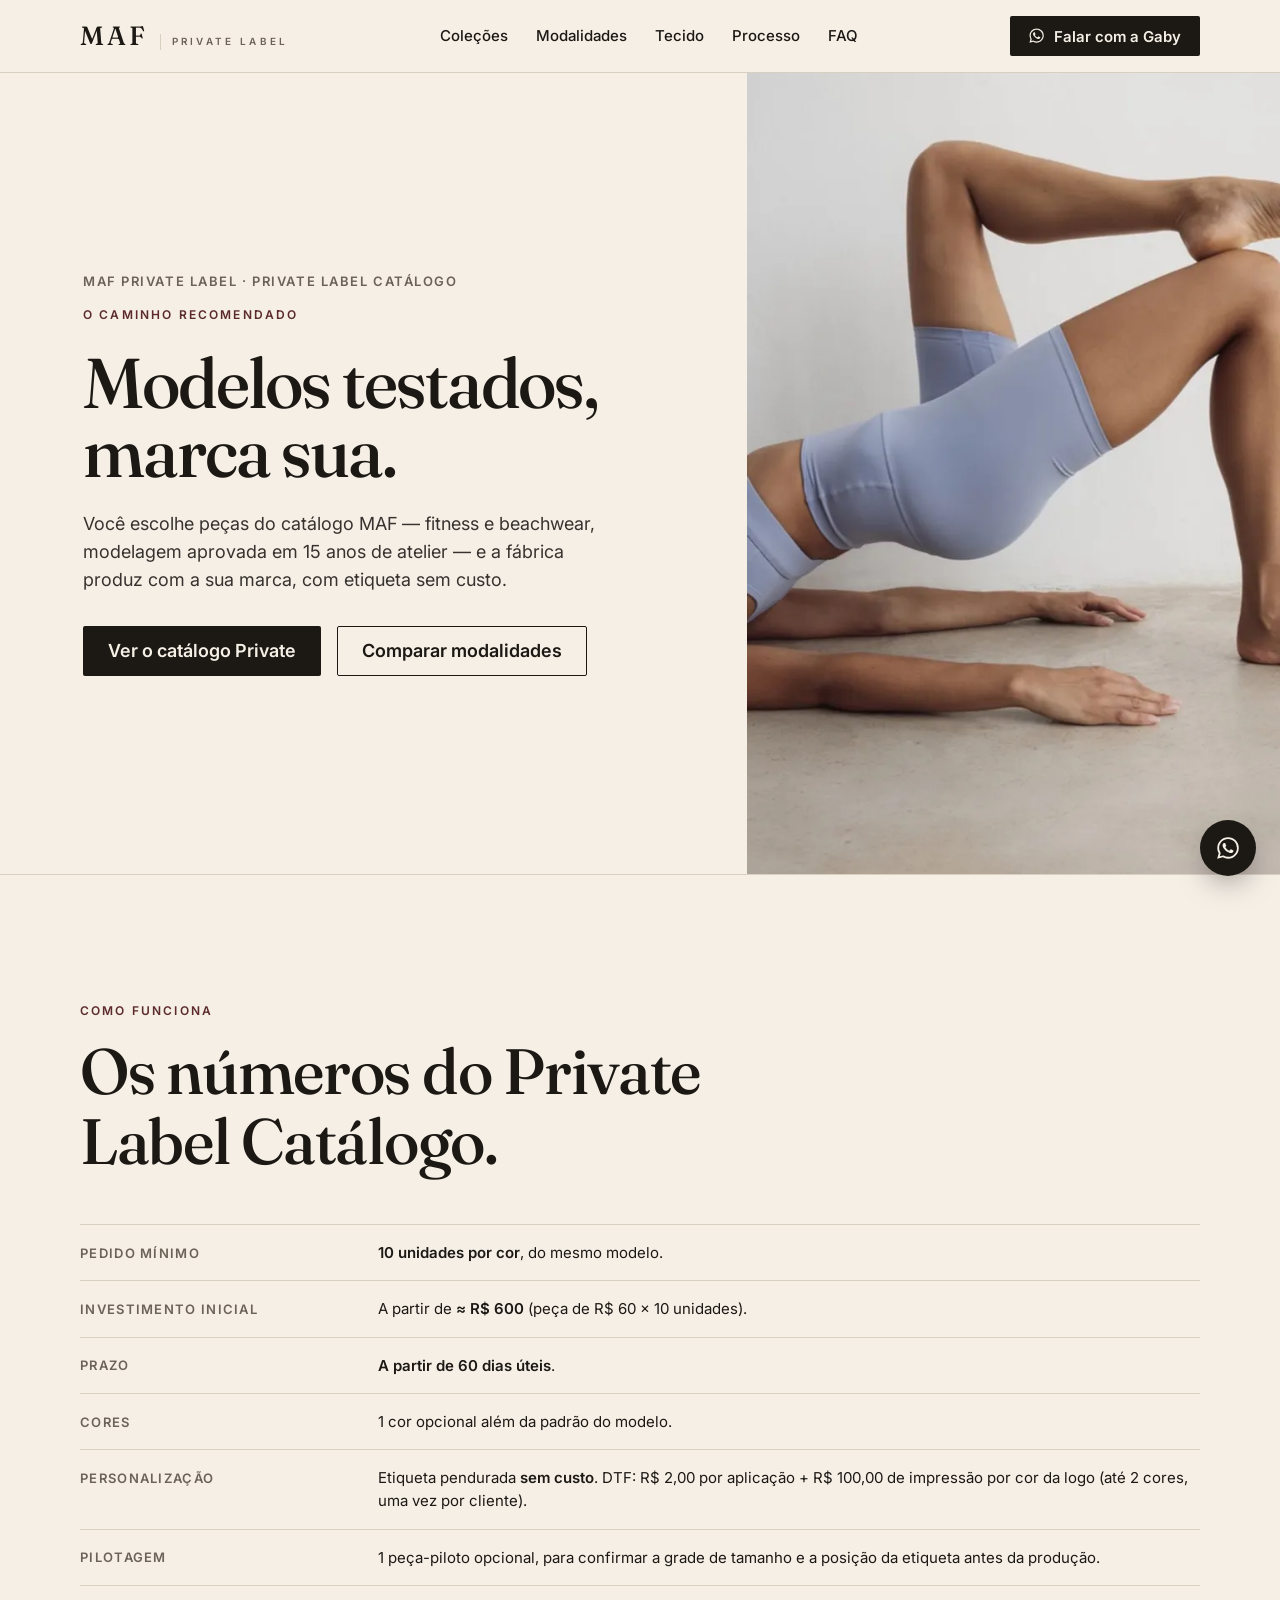
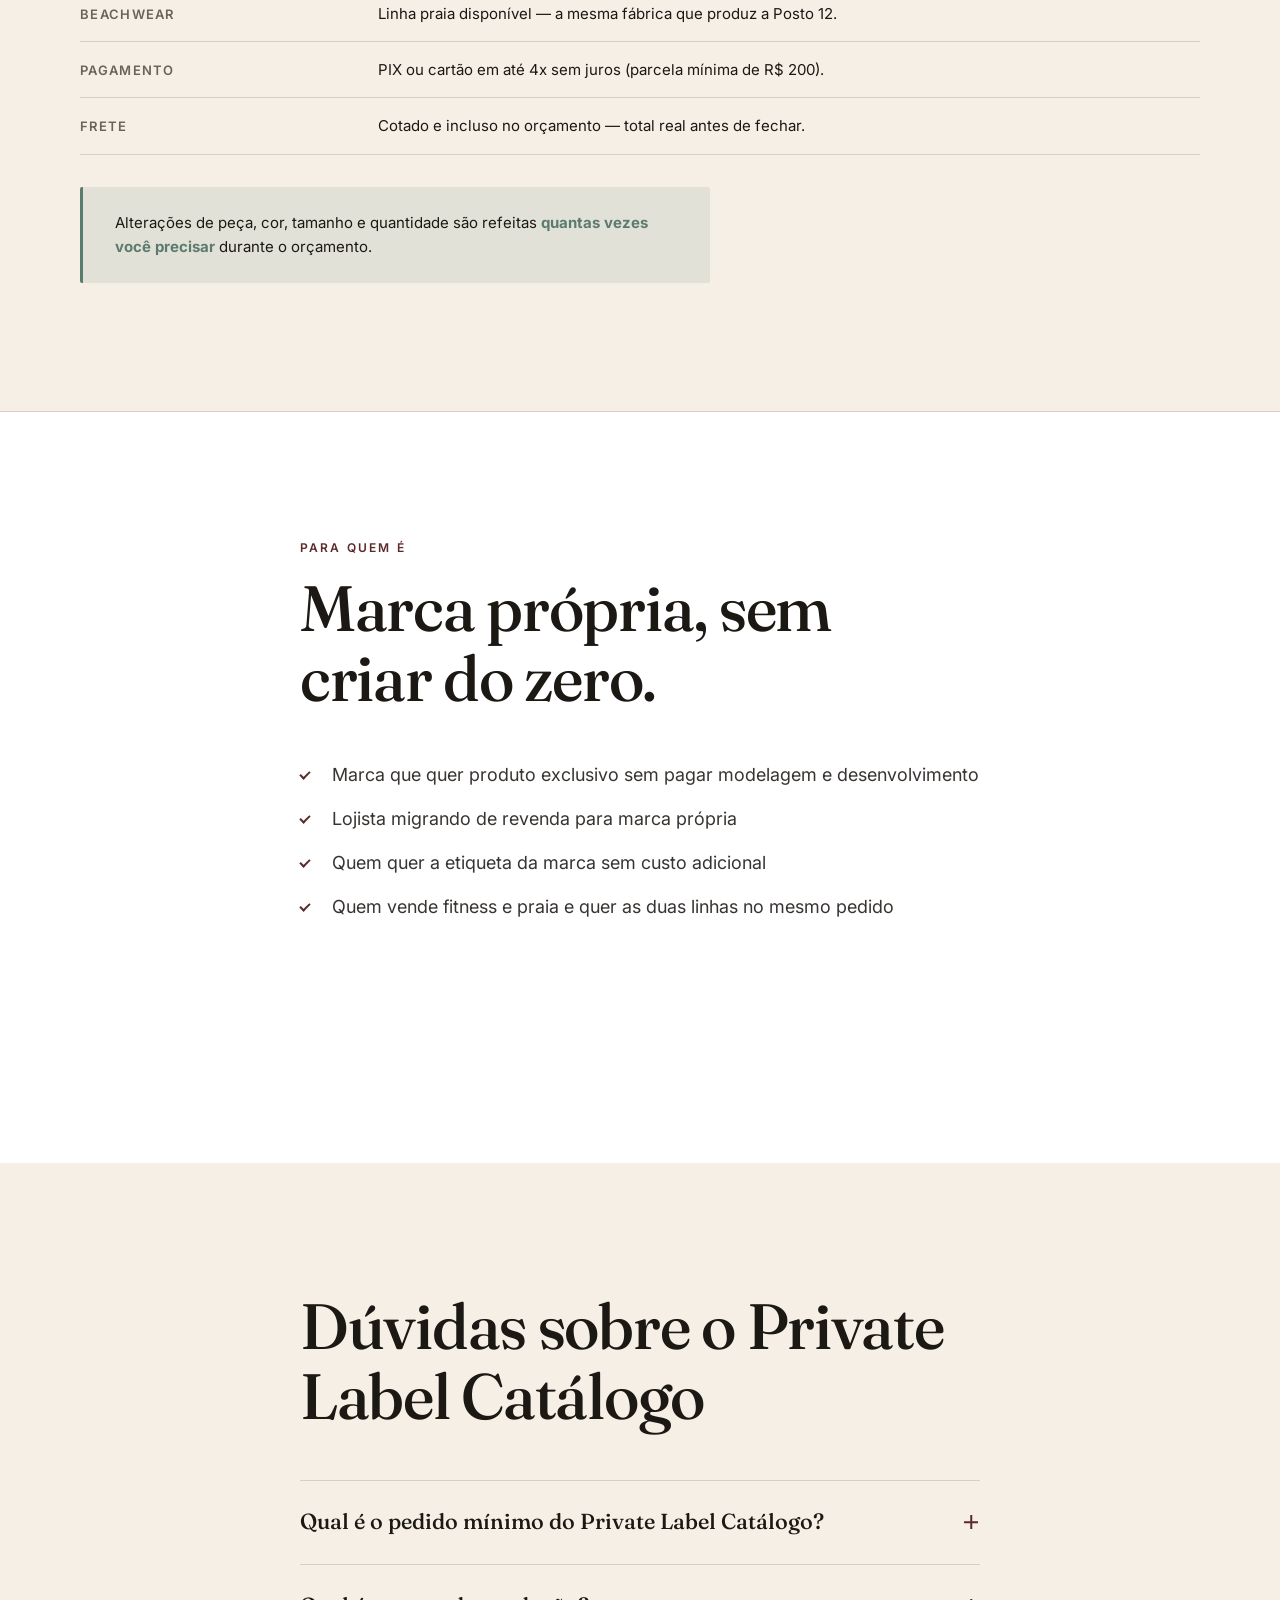
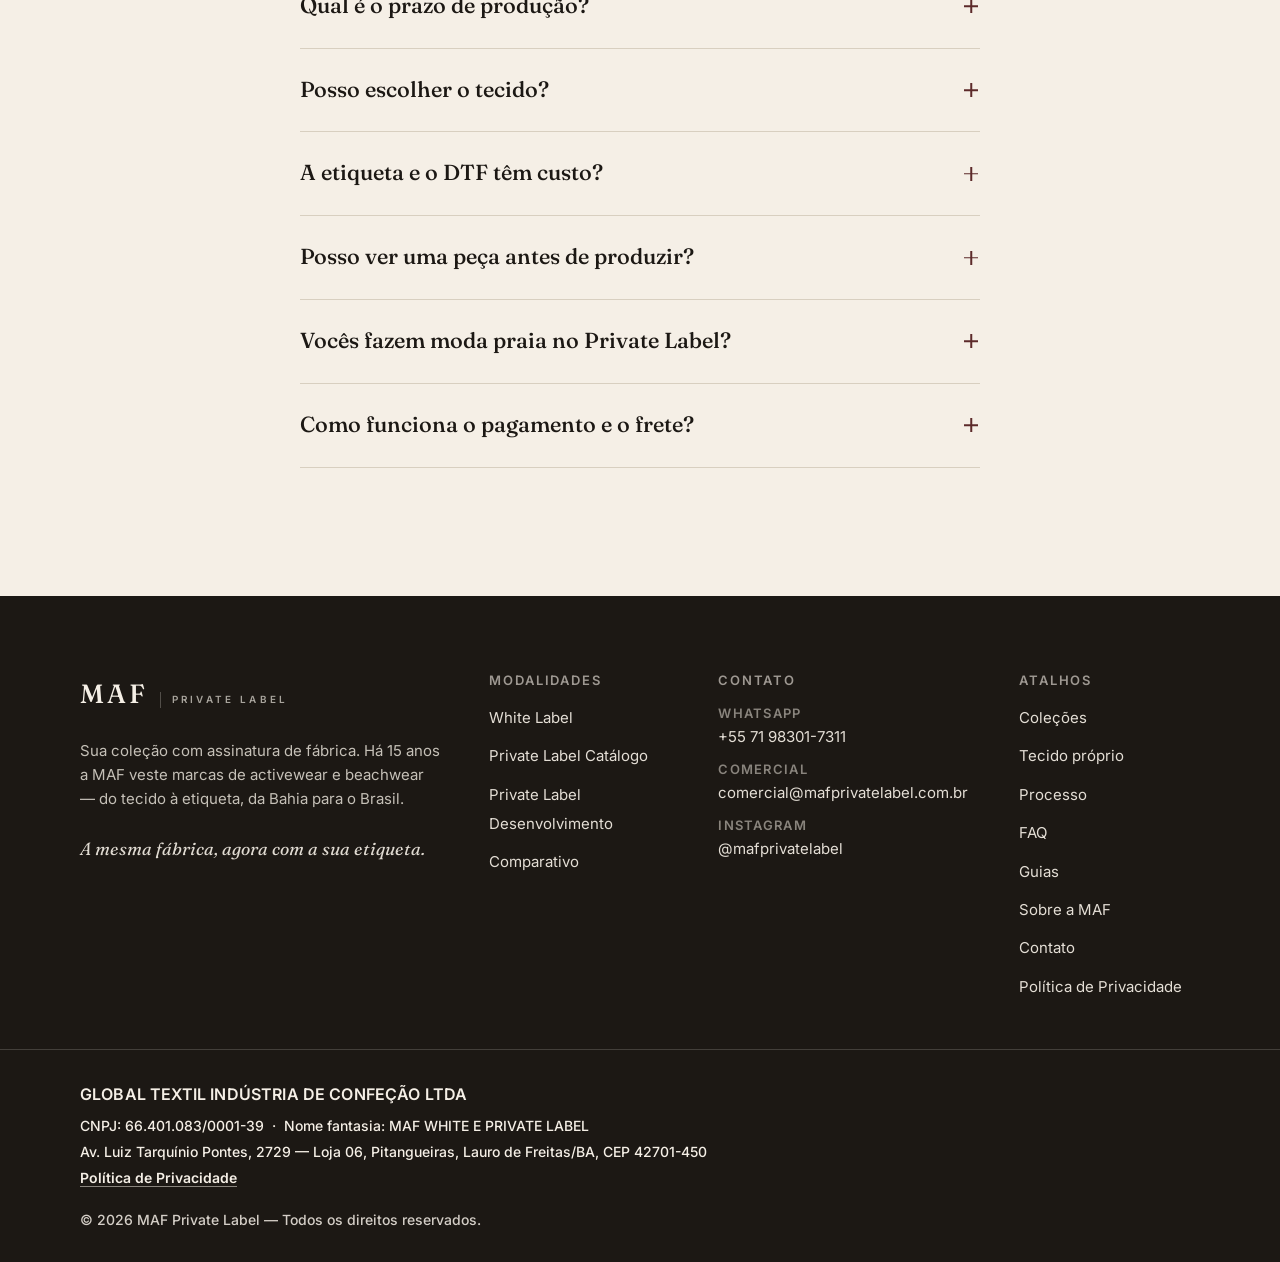
<file: private-label.html>
<!doctype html>
<html lang="pt-BR">
<head>
  <meta charset="utf-8" />
  <meta name="viewport" content="width=device-width, initial-scale=1, viewport-fit=cover" />
  <meta name="theme-color" content="#1C1814" />
  <meta name="color-scheme" content="light" />

  <title>Private Label Catálogo — modelos MAF com a sua marca, 10 un por cor | MAF Private Label</title>
  <meta name="description" content="Private Label Catálogo da MAF: modelos testados de activewear e beachwear produzidos com a sua marca. 10 unidades por cor, etiqueta sem custo, pilotagem disponível. Fábrica própria na Bahia." />
  <meta name="author" content="GLOBAL TEXTIL INDÚSTRIA DE CONFEÇÃO LTDA" />

  <link rel="canonical" href="https://mafprivatelabel.com.br/private-label" />

  <meta property="og:type" content="website" />
  <meta property="og:site_name" content="MAF Private Label" />
  <meta property="og:locale" content="pt_BR" />
  <meta property="og:title" content="Private Label Catálogo — modelos testados com a sua marca | MAF" />
  <meta property="og:description" content="10 unidades por cor, etiqueta sem custo, pilotagem disponível — inclusive beachwear." />
  <meta property="og:url" content="https://mafprivatelabel.com.br/private-label" />
  <meta property="og:image" content="https://mafprivatelabel.com.br/assets/og-cover.jpg" />
  <meta property="og:image:width" content="1200" />
  <meta property="og:image:height" content="630" />

  <meta name="twitter:card" content="summary_large_image" />
  <meta name="twitter:title" content="Private Label Catálogo — modelos testados com a sua marca | MAF" />
  <meta name="twitter:description" content="10 unidades por cor, etiqueta sem custo, pilotagem disponível." />
  <meta name="twitter:image" content="https://mafprivatelabel.com.br/assets/og-cover.jpg" />

  <link rel="icon" type="image/png" sizes="32x32" href="assets/favicon-32.png" />
  <link rel="apple-touch-icon" href="assets/apple-touch-icon.png" />

  <link rel="preconnect" href="https://fonts.googleapis.com" />
  <link rel="preconnect" href="https://fonts.gstatic.com" crossorigin />
  <link href="https://fonts.googleapis.com/css2?family=Fraunces:ital,opsz,wght@0,9..144,300;0,9..144,500;1,9..144,500&family=Inter:wght@400;500;600&display=swap" rel="stylesheet" />

  <link rel="stylesheet" href="styles.css" />
  <script type="application/ld+json">
{
    "@context": "https://schema.org",
    "@type": "FAQPage",
    "mainEntity": [
      {
        "@type": "Question",
        "name": "Qual é o pedido mínimo do Private Label Catálogo?",
        "acceptedAnswer": {
          "@type": "Answer",
          "text": "São 10 peças do mesmo modelo na mesma cor. Não existe mínimo total de pedido: dá pra começar com um modelo em uma cor."
        }
      },
      {
        "@type": "Question",
        "name": "Qual é o prazo de produção?",
        "acceptedAnswer": {
          "@type": "Answer",
          "text": "A partir de 60 dias úteis. O prazo da transportadora soma por cima."
        }
      },
      {
        "@type": "Question",
        "name": "Posso escolher o tecido?",
        "acceptedAnswer": {
          "@type": "Answer",
          "text": "O Private Label Catálogo usa o tecido padrão da casa, poliamida com elastano de 285 g/m². Se a sua coleção pede outro tecido, o time comercial avalia e orça."
        }
      },
      {
        "@type": "Question",
        "name": "A etiqueta e o DTF têm custo?",
        "acceptedAnswer": {
          "@type": "Answer",
          "text": "A etiqueta pendurada não tem custo no Private Label. A aplicação em DTF custa R$ 2,00 por aplicação, mais R$ 100,00 de impressão por cor da logo (até 2 cores, cobrada uma vez por cliente). Se a logo não estiver em vetor, a vetorização custa R$ 30,00."
        }
      },
      {
        "@type": "Question",
        "name": "Posso ver uma peça antes de produzir?",
        "acceptedAnswer": {
          "@type": "Answer",
          "text": "Sim. A pilotagem é opcional: uma peça-piloto pra conferir a grade de tamanho e a posição da etiqueta antes da produção. O valor depende do modelo."
        }
      },
      {
        "@type": "Question",
        "name": "Vocês fazem moda praia no Private Label?",
        "acceptedAnswer": {
          "@type": "Answer",
          "text": "Sim. A linha praia está disponível no Private Label Catálogo e no Desenvolvimento, na mesma fábrica que produz a Posto 12."
        }
      },
      {
        "@type": "Question",
        "name": "Como funciona o pagamento e o frete?",
        "acceptedAnswer": {
          "@type": "Answer",
          "text": "O pagamento é à vista no PIX ou no cartão em até 4x sem juros, com parcela mínima de R$ 200. O frete é cotado pelo seu CEP e já entra no orçamento, então você vê o total antes de fechar."
        }
      }
    ]
  }
  </script>
</head>
<body>
  <a class="skip-link" href="#conteudo">Pular para o conteúdo</a>

  <header class="site-nav" id="topo">
    <div class="container nav-inner">
      <a class="brand" href="/" aria-label="MAF Private Label — início">
        <span class="brand-mark">MAF</span>
        <span class="brand-sub">Private Label</span>
      </a>
      <nav class="nav-links" aria-label="Seções do site">
        <a href="/#lookbook">Coleções</a>
        <a href="/#modalidades">Modalidades</a>
        <a href="/#tecido">Tecido</a>
        <a href="/#processo">Processo</a>
        <a href="/#faq">FAQ</a>
      </nav>
      <a class="btn btn-primary btn-sm nav-cta"
         href="https://wa.me/5571983017311"
         data-gaby="plc"
         target="_blank" rel="noopener">
        <svg class="ic-wpp" viewBox="0 0 24 24" aria-hidden="true" focusable="false"><path d="M19.05 4.91A9.82 9.82 0 0 0 12.04 2C6.58 2 2.13 6.45 2.13 11.91c0 1.75.46 3.45 1.32 4.95L2 22l5.25-1.38a9.9 9.9 0 0 0 4.79 1.22h.01c5.46 0 9.91-4.45 9.91-9.91 0-2.65-1.03-5.14-2.91-7.02ZM12.05 20.15h-.01a8.2 8.2 0 0 1-4.18-1.15l-.3-.18-3.11.82.83-3.04-.2-.31a8.18 8.18 0 0 1-1.26-4.38c0-4.54 3.7-8.23 8.24-8.23 2.2 0 4.27.86 5.82 2.42a8.18 8.18 0 0 1 2.41 5.82c0 4.54-3.7 8.23-8.24 8.23Zm4.52-6.16c-.25-.12-1.47-.72-1.69-.81-.23-.08-.39-.12-.56.13-.16.25-.64.81-.79.97-.14.17-.29.19-.54.06-.25-.12-1.05-.39-1.99-1.23-.74-.66-1.23-1.47-1.38-1.72-.14-.25-.01-.38.11-.51.11-.11.25-.29.37-.43.12-.14.16-.25.25-.41.08-.17.04-.31-.02-.43-.06-.12-.56-1.34-.76-1.84-.2-.48-.41-.42-.56-.42-.14-.01-.31-.01-.48-.01a.92.92 0 0 0-.66.31c-.23.25-.87.85-.87 2.07 0 1.22.89 2.4 1.01 2.56.12.17 1.75 2.67 4.23 3.74.59.26 1.05.41 1.41.52.59.19 1.13.16 1.56.1.48-.07 1.47-.6 1.68-1.18.21-.58.21-1.07.14-1.18-.06-.11-.22-.17-.47-.29Z"/></svg>
        Falar com a Gaby
      </a>
    </div>
  </header>

  <main id="conteudo">

    <section class="page-hero" aria-labelledby="page-title">
      <div class="page-hero-content container">
        <p class="crumb reveal"><a href="/">MAF Private Label</a> · Private Label Catálogo</p>
        <p class="eyebrow reveal" style="--i:1">O caminho recomendado</p>
        <h1 class="hero-title reveal" id="page-title" style="--i:2">
          Modelos testados,<br />marca sua.
        </h1>
        <p class="hero-sub reveal" style="--i:3">
          Você escolhe peças do catálogo MAF — fitness e beachwear, modelagem aprovada em 15 anos de atelier — e a fábrica produz com a sua marca, com etiqueta sem custo.
        </p>
        <div class="hero-cta reveal" style="--i:4">
          <a class="btn btn-primary"
             href="https://wa.me/5571983017311"
             data-gaby="plc"
             target="_blank" rel="noopener">
            Ver o catálogo Private
          </a>
          <a class="btn btn-secondary" href="/#comparativo">Comparar modalidades</a>
        </div>
      </div>
      <div class="page-hero-media">
        <picture>
          <source type="image/webp"
                  srcset="assets/cover_wl_catalog.w640.webp 640w, assets/cover_wl_catalog.w960.webp 960w, assets/cover_wl_catalog.w1066.webp 1066w"
                  sizes="(min-width: 901px) 42vw, 100vw" />
          <img src="assets/cover_wl_catalog.jpg"
               srcset="assets/cover_wl_catalog.jpg 1066w"
               sizes="(min-width: 901px) 42vw, 100vw"
               width="1066" height="1600"
               alt="Coleção de peças do catálogo Private Label MAF, de activewear e beachwear."
               loading="eager" fetchpriority="high" decoding="async" />
        </picture>
      </div>
    </section>

    <section class="section" aria-labelledby="specs-title">
      <div class="container">
        <header class="section-head">
          <p class="eyebrow reveal">Como funciona</p>
          <h2 class="section-title reveal" id="specs-title" style="--i:1">
            Os números do Private Label Catálogo.
          </h2>
        </header>
        <ul class="spec-list reveal" style="--i:2">
          <li><span class="spec-k">Pedido mínimo</span><span class="spec-v"><strong>10 unidades por cor</strong>, do mesmo modelo.</span></li>
          <li><span class="spec-k">Investimento inicial</span><span class="spec-v">A partir de <strong>≈ R$ 600</strong> (peça de R$ 60 × 10 unidades).</span></li>
          <li><span class="spec-k">Prazo</span><span class="spec-v"><strong>A partir de 60 dias úteis</strong>.</span></li>
          <li><span class="spec-k">Cores</span><span class="spec-v">1 cor opcional além da padrão do modelo.</span></li>
          <li><span class="spec-k">Personalização</span><span class="spec-v">Etiqueta pendurada <strong>sem custo</strong>. DTF: R$ 2,00 por aplicação + R$ 100,00 de impressão por cor da logo (até 2 cores, uma vez por cliente).</span></li>
          <li><span class="spec-k">Pilotagem</span><span class="spec-v">1 peça-piloto opcional, para confirmar a grade de tamanho e a posição da etiqueta antes da produção.</span></li>
          <li><span class="spec-k">Beachwear</span><span class="spec-v">Linha praia disponível — a mesma fábrica que produz a Posto 12.</span></li>
          <li><span class="spec-k">Pagamento</span><span class="spec-v">PIX ou cartão em até 4x sem juros (parcela mínima de R$ 200).</span></li>
          <li><span class="spec-k">Frete</span><span class="spec-v">Cotado e incluso no orçamento — total real antes de fechar.</span></li>
        </ul>

        <aside class="callout callout-sage reveal" style="--i:3; margin-top: var(--s-4);">
          Alterações de peça, cor, tamanho e quantidade são refeitas <strong>quantas vezes você precisar</strong> durante o orçamento.
        </aside>
      </div>
    </section>

    <section class="section section-prova" aria-labelledby="paraquem-title">
      <div class="container container-narrow">
        <header class="section-head">
          <p class="eyebrow reveal">Para quem é</p>
          <h2 class="section-title reveal" id="paraquem-title" style="--i:1">
            Marca própria, sem criar do zero.
          </h2>
        </header>
        <ul class="benefit-list reveal" style="--i:2">
          <li>Marca que quer produto exclusivo sem pagar modelagem e desenvolvimento</li>
          <li>Lojista migrando de revenda para marca própria</li>
          <li>Quem quer a etiqueta da marca sem custo adicional</li>
          <li>Quem vende fitness e praia e quer as duas linhas no mesmo pedido</li>
        </ul>
        <div class="processo-cta reveal" style="--i:3">
          <a class="btn btn-primary"
             href="https://wa.me/5571983017311"
             data-gaby="plc"
             target="_blank" rel="noopener">Escolher minhas peças</a>
        </div>
      </div>
    </section>

    <section class="section section-faq" aria-labelledby="duvidas-title">
      <div class="container container-narrow">
        <header class="section-head">
          <h2 class="section-title reveal" id="duvidas-title">Dúvidas sobre o Private Label Catálogo</h2>
        </header>
        <div class="accordion reveal" style="--i:1">
          <details class="acc-item">
            <summary class="acc-summary">
              <span>Qual é o pedido mínimo do Private Label Catálogo?</span>
              <span class="acc-chevron" aria-hidden="true"></span>
            </summary>
            <div class="acc-panel">
              <div class="acc-panel-inner">
                <p>São 10 peças do mesmo modelo na mesma cor. Não existe mínimo total de pedido: dá pra começar com um modelo em uma cor.</p>
              </div>
            </div>
          </details>
          <details class="acc-item">
            <summary class="acc-summary">
              <span>Qual é o prazo de produção?</span>
              <span class="acc-chevron" aria-hidden="true"></span>
            </summary>
            <div class="acc-panel">
              <div class="acc-panel-inner">
                <p>A partir de 60 dias úteis. O prazo da transportadora soma por cima.</p>
              </div>
            </div>
          </details>
          <details class="acc-item">
            <summary class="acc-summary">
              <span>Posso escolher o tecido?</span>
              <span class="acc-chevron" aria-hidden="true"></span>
            </summary>
            <div class="acc-panel">
              <div class="acc-panel-inner">
                <p>O Private Label Catálogo usa o tecido padrão da casa, poliamida com elastano de 285 g/m². Se a sua coleção pede outro tecido, o time comercial avalia e orça.</p>
              </div>
            </div>
          </details>
          <details class="acc-item">
            <summary class="acc-summary">
              <span>A etiqueta e o DTF têm custo?</span>
              <span class="acc-chevron" aria-hidden="true"></span>
            </summary>
            <div class="acc-panel">
              <div class="acc-panel-inner">
                <p>A etiqueta pendurada não tem custo no Private Label. A aplicação em DTF custa R$ 2,00 por aplicação, mais R$ 100,00 de impressão por cor da logo (até 2 cores, cobrada uma vez por cliente). Se a logo não estiver em vetor, a vetorização custa R$ 30,00.</p>
              </div>
            </div>
          </details>
          <details class="acc-item">
            <summary class="acc-summary">
              <span>Posso ver uma peça antes de produzir?</span>
              <span class="acc-chevron" aria-hidden="true"></span>
            </summary>
            <div class="acc-panel">
              <div class="acc-panel-inner">
                <p>Sim. A pilotagem é opcional: uma peça-piloto pra conferir a grade de tamanho e a posição da etiqueta antes da produção. O valor depende do modelo.</p>
              </div>
            </div>
          </details>
          <details class="acc-item">
            <summary class="acc-summary">
              <span>Vocês fazem moda praia no Private Label?</span>
              <span class="acc-chevron" aria-hidden="true"></span>
            </summary>
            <div class="acc-panel">
              <div class="acc-panel-inner">
                <p>Sim. A linha praia está disponível no Private Label Catálogo e no Desenvolvimento, na mesma fábrica que produz a Posto 12.</p>
              </div>
            </div>
          </details>
          <details class="acc-item">
            <summary class="acc-summary">
              <span>Como funciona o pagamento e o frete?</span>
              <span class="acc-chevron" aria-hidden="true"></span>
            </summary>
            <div class="acc-panel">
              <div class="acc-panel-inner">
                <p>O pagamento é à vista no PIX ou no cartão em até 4x sem juros, com parcela mínima de R$ 200. O frete é cotado pelo seu CEP e já entra no orçamento, então você vê o total antes de fechar.</p>
              </div>
            </div>
          </details>
        </div>
      </div>
    </section>

  </main>

  <footer class="site-footer" id="rodape" role="contentinfo">
    <div class="container footer-grid">
      <div class="footer-col footer-brand">
        <span class="brand brand-footer">
          <span class="brand-mark">MAF</span>
          <span class="brand-sub">Private Label</span>
        </span>
        <p class="footer-tagline">Sua coleção com assinatura de fábrica. Há 15 anos a MAF veste marcas de activewear e beachwear — do tecido à etiqueta, da Bahia para o Brasil.</p>
        <p class="footer-whisper">A mesma fábrica, agora com a sua etiqueta.</p>
      </div>

      <nav class="footer-col" aria-label="Modalidades">
        <h3 class="footer-title">Modalidades</h3>
        <ul class="footer-list">
          <li><a href="/white-label">White Label</a></li>
          <li><a href="/private-label">Private Label Catálogo</a></li>
          <li><a href="/desenvolvimento">Private Label Desenvolvimento</a></li>
          <li><a href="/#comparativo">Comparativo</a></li>
        </ul>
      </nav>

      <div class="footer-col footer-contact">
        <h3 class="footer-title">Contato</h3>
        <ul class="footer-list footer-contact-list">
          <li>
            <span class="ic-label">WhatsApp</span>
            <a href="https://wa.me/5571983017311" data-gaby="default" target="_blank" rel="noopener">+55 71 98301-7311</a>
          </li>
          <li>
            <span class="ic-label">Comercial</span>
            <a href="mailto:comercial@mafprivatelabel.com.br">comercial@mafprivatelabel.com.br</a>
          </li>
          <li>
            <span class="ic-label">Instagram</span>
            <a href="https://instagram.com/mafprivatelabel" target="_blank" rel="noopener">@mafprivatelabel</a>
          </li>
        </ul>
      </div>

      <nav class="footer-col" aria-label="Atalhos">
        <h3 class="footer-title">Atalhos</h3>
        <ul class="footer-list">
          <li><a href="/#lookbook">Coleções</a></li>
          <li><a href="/#tecido">Tecido próprio</a></li>
          <li><a href="/#processo">Processo</a></li>
          <li><a href="/#faq">FAQ</a></li>
          <li><a href="/guias">Guias</a></li>
          <li><a href="/sobre">Sobre a MAF</a></li>
          <li><a href="/contato">Contato</a></li>
          <li><a href="/privacidade">Política de Privacidade</a></li>
        </ul>
      </nav>
    </div>

    <div class="footer-legal">
      <div class="container footer-legal-inner">
        <p class="legal-line legal-rs">GLOBAL TEXTIL INDÚSTRIA DE CONFEÇÃO LTDA</p>
        <p class="legal-line">CNPJ: 66.401.083/0001-39 &nbsp;·&nbsp; Nome fantasia: MAF WHITE E PRIVATE LABEL</p>
        <p class="legal-line">Av. Luiz Tarquínio Pontes, 2729 — Loja 06, Pitangueiras, Lauro de Freitas/BA, CEP 42701-450</p>
        <p class="legal-line"><a href="/privacidade">Política de Privacidade</a></p>
        <p class="legal-line legal-copy">© 2026 MAF Private Label — Todos os direitos reservados.</p>
      </div>
    </div>
  </footer>

  <a class="wpp-fab"
     href="https://wa.me/5571983017311"
     data-gaby="plc"
     target="_blank" rel="noopener"
     aria-label="Falar com a Gaby no WhatsApp">
    <span class="wpp-ring" aria-hidden="true"></span>
    <svg class="wpp-icon" viewBox="0 0 24 24" aria-hidden="true" focusable="false"><path d="M19.05 4.91A9.82 9.82 0 0 0 12.04 2C6.58 2 2.13 6.45 2.13 11.91c0 1.75.46 3.45 1.32 4.95L2 22l5.25-1.38a9.9 9.9 0 0 0 4.79 1.22h.01c5.46 0 9.91-4.45 9.91-9.91 0-2.65-1.03-5.14-2.91-7.02ZM12.05 20.15h-.01a8.2 8.2 0 0 1-4.18-1.15l-.3-.18-3.11.82.83-3.04-.2-.31a8.18 8.18 0 0 1-1.26-4.38c0-4.54 3.7-8.23 8.24-8.23 2.2 0 4.27.86 5.82 2.42a8.18 8.18 0 0 1 2.41 5.82c0 4.54-3.7 8.23-8.24 8.23Zm4.52-6.16c-.25-.12-1.47-.72-1.69-.81-.23-.08-.39-.12-.56.13-.16.25-.64.81-.79.97-.14.17-.29.19-.54.06-.25-.12-1.05-.39-1.99-1.23-.74-.66-1.23-1.47-1.38-1.72-.14-.25-.01-.38.11-.51.11-.11.25-.29.37-.43.12-.14.16-.25.25-.41.08-.17.04-.31-.02-.43-.06-.12-.56-1.34-.76-1.84-.2-.48-.41-.42-.56-.42-.14-.01-.31-.01-.48-.01a.92.92 0 0 0-.66.31c-.23.25-.87.85-.87 2.07 0 1.22.89 2.4 1.01 2.56.12.17 1.75 2.67 4.23 3.74.59.26 1.05.41 1.41.52.59.19 1.13.16 1.56.1.48-.07 1.47-.6 1.68-1.18.21-.58.21-1.07.14-1.18-.06-.11-.22-.17-.47-.29Z"/></svg>
    <span class="wpp-label">Falar com a Gaby</span>
  </a>

  <div class="consent-bar" id="consent-bar" hidden role="dialog" aria-label="Consentimento de cookies">
    <p>Usamos cookies de análise (Google e Meta) para entender o que funciona no site e melhorar sua experiência. <a href="/privacidade">Política de Privacidade</a>.</p>
    <div class="consent-actions">
      <button class="btn btn-primary btn-sm" type="button" data-consent="accept">Aceitar</button>
      <button class="btn btn-secondary btn-sm" type="button" data-consent="deny">Recusar</button>
    </div>
  </div>

  <script src="script.js?v=20261118" defer></script>
</body>
</html>
</file>
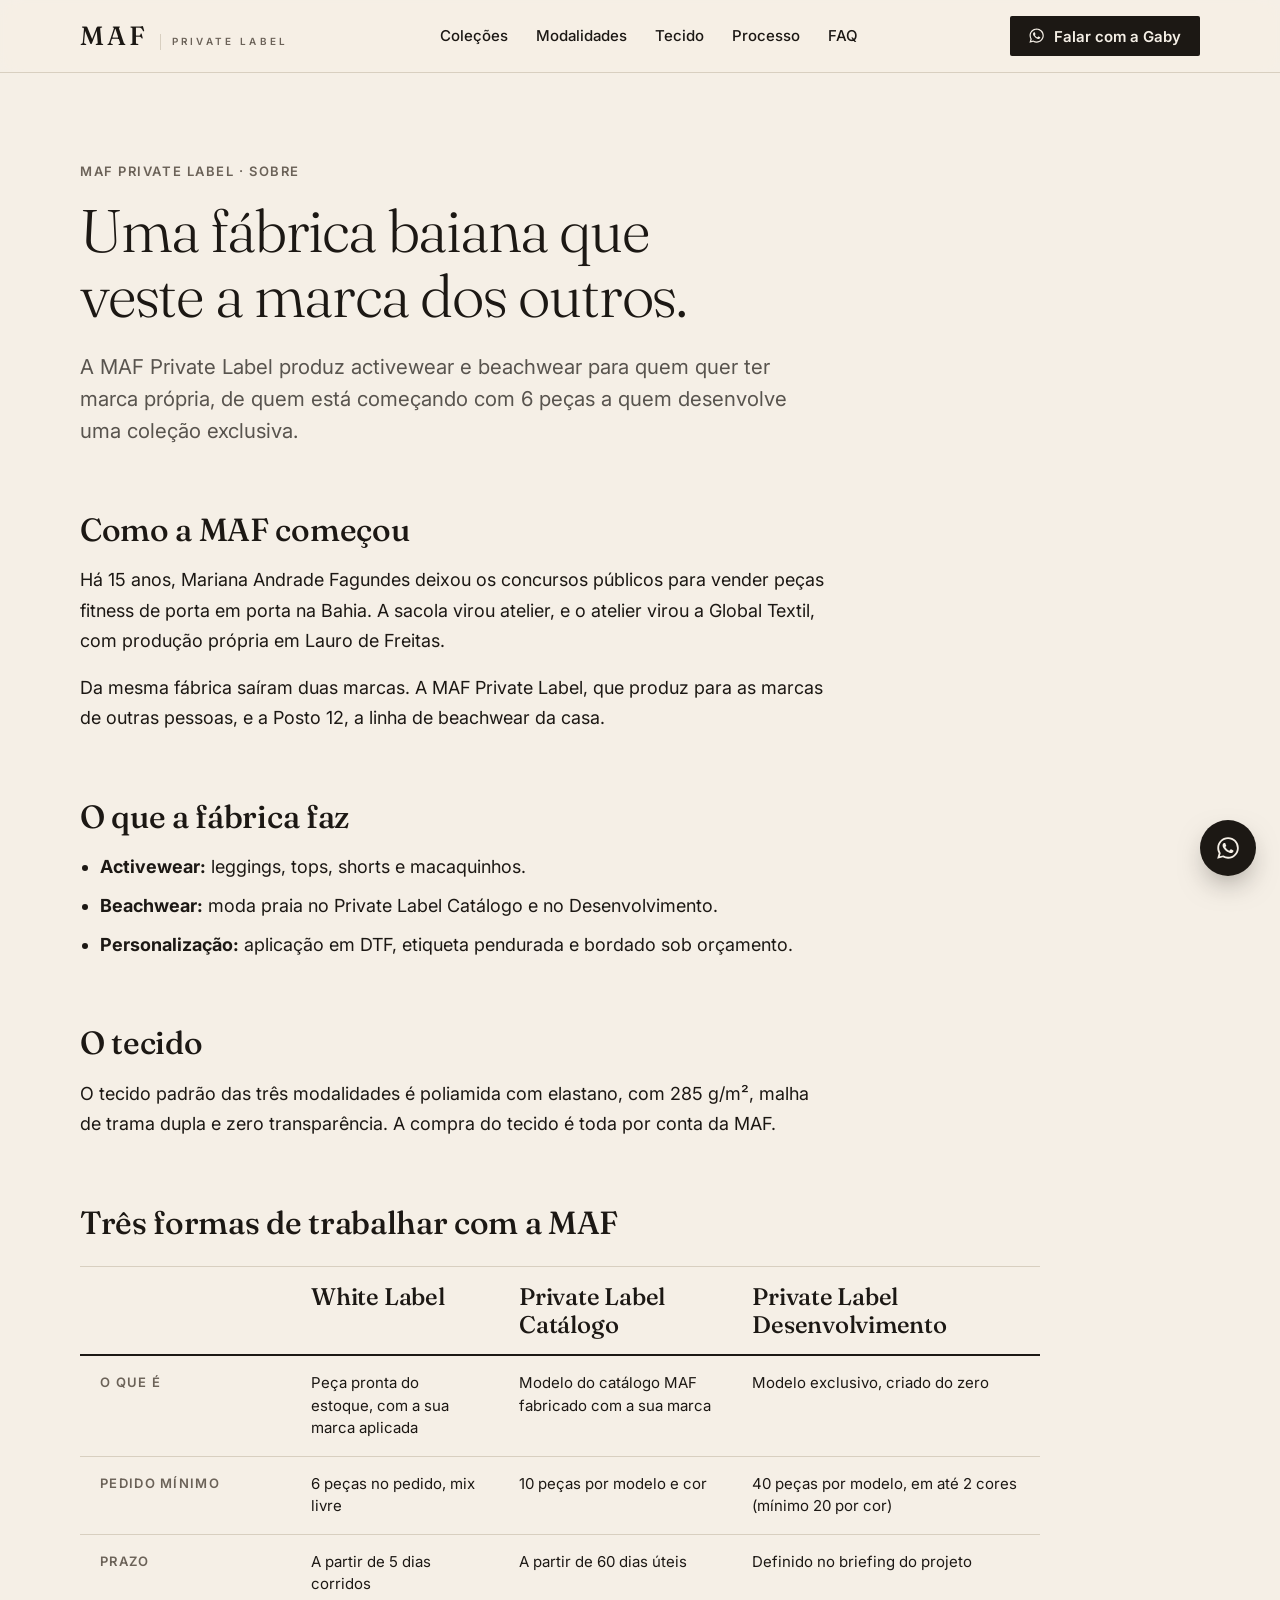
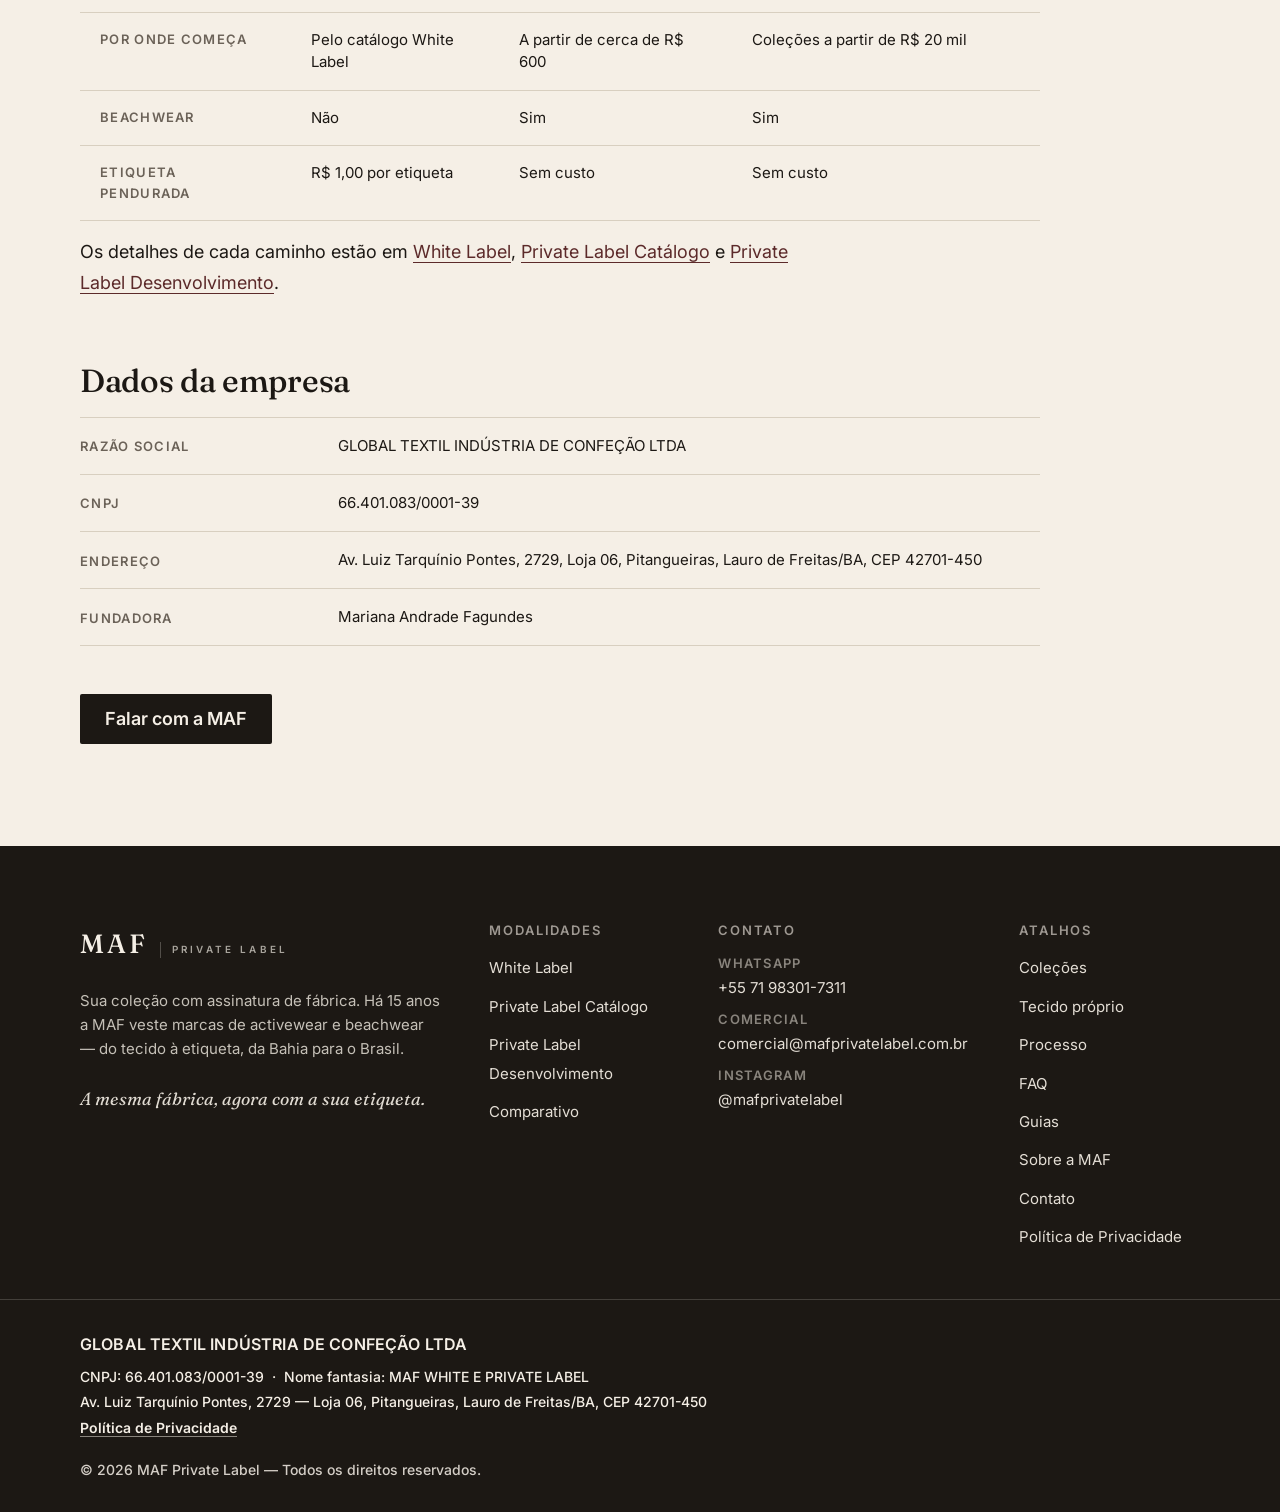
<file: sobre.html>
<!doctype html>
<html lang="pt-BR">
<head>
  <meta charset="utf-8" />
  <meta name="viewport" content="width=device-width, initial-scale=1, viewport-fit=cover" />
  <meta name="theme-color" content="#1C1814" />
  <meta name="color-scheme" content="light" />

  <title>Sobre a MAF Private Label: fábrica de activewear e beachwear na Bahia há 15 anos</title>
  <meta name="description" content="A MAF Private Label é a fábrica da Global Textil em Lauro de Freitas, Bahia. Há 15 anos produz moda fitness e moda praia em tecido de 285 g/m² para marcas de todo o Brasil." />
  <meta name="author" content="GLOBAL TEXTIL INDÚSTRIA DE CONFEÇÃO LTDA" />

  <link rel="canonical" href="https://mafprivatelabel.com.br/sobre" />

  <meta property="og:type" content="website" />
  <meta property="og:site_name" content="MAF Private Label" />
  <meta property="og:locale" content="pt_BR" />
  <meta property="og:title" content="Sobre a MAF Private Label: fábrica de activewear e beachwear na Bahia há 15 anos" />
  <meta property="og:description" content="A MAF Private Label é a fábrica da Global Textil em Lauro de Freitas, Bahia. Há 15 anos produz moda fitness e moda praia em tecido de 285 g/m² para marcas de todo o Brasil." />
  <meta property="og:url" content="https://mafprivatelabel.com.br/sobre" />
  <meta property="og:image" content="https://mafprivatelabel.com.br/assets/og-cover.jpg" />
  <meta property="og:image:width" content="1200" />
  <meta property="og:image:height" content="630" />

  <meta name="twitter:card" content="summary_large_image" />
  <meta name="twitter:title" content="Sobre a MAF Private Label: fábrica de activewear e beachwear na Bahia há 15 anos" />
  <meta name="twitter:description" content="A MAF Private Label é a fábrica da Global Textil em Lauro de Freitas, Bahia. Há 15 anos produz moda fitness e moda praia em tecido de 285 g/m² para marcas de todo o Brasil." />
  <meta name="twitter:image" content="https://mafprivatelabel.com.br/assets/og-cover.jpg" />

  <link rel="icon" type="image/png" sizes="32x32" href="assets/favicon-32.png" />
  <link rel="apple-touch-icon" href="assets/apple-touch-icon.png" />

  <link rel="preconnect" href="https://fonts.googleapis.com" />
  <link rel="preconnect" href="https://fonts.gstatic.com" crossorigin />
  <link href="https://fonts.googleapis.com/css2?family=Fraunces:ital,opsz,wght@0,9..144,300;0,9..144,500;1,9..144,500&family=Inter:wght@400;500;600&display=swap" rel="stylesheet" />

  <link rel="stylesheet" href="styles.css" />
  <script type="application/ld+json">
{
    "@context": "https://schema.org",
    "@type": "AboutPage",
    "name": "Sobre a MAF Private Label",
    "url": "https://mafprivatelabel.com.br/sobre",
    "mainEntity": {
      "@type": "Organization",
      "name": "MAF Private Label",
      "legalName": "GLOBAL TEXTIL INDÚSTRIA DE CONFEÇÃO LTDA",
      "url": "https://mafprivatelabel.com.br/",
      "founder": {
        "@type": "Person",
        "name": "Mariana Andrade Fagundes"
      },
      "address": {
        "@type": "PostalAddress",
        "addressLocality": "Lauro de Freitas",
        "addressRegion": "BA",
        "addressCountry": "BR"
      }
    }
  }
  </script>
</head>
<body>
  <a class="skip-link" href="#conteudo">Pular para o conteúdo</a>

  <header class="site-nav" id="topo">
    <div class="container nav-inner">
      <a class="brand" href="/" aria-label="MAF Private Label — início">
        <span class="brand-mark">MAF</span>
        <span class="brand-sub">Private Label</span>
      </a>
      <nav class="nav-links" aria-label="Seções do site">
        <a href="/#lookbook">Coleções</a>
        <a href="/#modalidades">Modalidades</a>
        <a href="/#tecido">Tecido</a>
        <a href="/#processo">Processo</a>
        <a href="/#faq">FAQ</a>
      </nav>
      <a class="btn btn-primary btn-sm nav-cta"
         href="https://wa.me/5571983017311"
         data-gaby="default"
         target="_blank" rel="noopener">
        <svg class="ic-wpp" viewBox="0 0 24 24" aria-hidden="true" focusable="false"><path d="M19.05 4.91A9.82 9.82 0 0 0 12.04 2C6.58 2 2.13 6.45 2.13 11.91c0 1.75.46 3.45 1.32 4.95L2 22l5.25-1.38a9.9 9.9 0 0 0 4.79 1.22h.01c5.46 0 9.91-4.45 9.91-9.91 0-2.65-1.03-5.14-2.91-7.02ZM12.05 20.15h-.01a8.2 8.2 0 0 1-4.18-1.15l-.3-.18-3.11.82.83-3.04-.2-.31a8.18 8.18 0 0 1-1.26-4.38c0-4.54 3.7-8.23 8.24-8.23 2.2 0 4.27.86 5.82 2.42a8.18 8.18 0 0 1 2.41 5.82c0 4.54-3.7 8.23-8.24 8.23Zm4.52-6.16c-.25-.12-1.47-.72-1.69-.81-.23-.08-.39-.12-.56.13-.16.25-.64.81-.79.97-.14.17-.29.19-.54.06-.25-.12-1.05-.39-1.99-1.23-.74-.66-1.23-1.47-1.38-1.72-.14-.25-.01-.38.11-.51.11-.11.25-.29.37-.43.12-.14.16-.25.25-.41.08-.17.04-.31-.02-.43-.06-.12-.56-1.34-.76-1.84-.2-.48-.41-.42-.56-.42-.14-.01-.31-.01-.48-.01a.92.92 0 0 0-.66.31c-.23.25-.87.85-.87 2.07 0 1.22.89 2.4 1.01 2.56.12.17 1.75 2.67 4.23 3.74.59.26 1.05.41 1.41.52.59.19 1.13.16 1.56.1.48-.07 1.47-.6 1.68-1.18.21-.58.21-1.07.14-1.18-.06-.11-.22-.17-.47-.29Z"/></svg>
        Falar com a Gaby
      </a>
    </div>
  </header>

  <main id="conteudo">

    <article class="artigo container">
      <header class="artigo-topo">
        <p class="crumb"><a href="/">MAF Private Label</a> · Sobre</p>
        <h1 class="artigo-titulo">Uma fábrica baiana que veste a marca dos outros.</h1>
        <p class="artigo-lead">A MAF Private Label produz activewear e beachwear para quem quer ter marca própria, de quem está começando com 6 peças a quem desenvolve uma coleção exclusiva.</p>
      </header>
      <div class="artigo-corpo">
        <h2>Como a MAF começou</h2>
        <p>Há 15 anos, Mariana Andrade Fagundes deixou os concursos públicos para vender peças fitness de porta em porta na Bahia. A sacola virou atelier, e o atelier virou a Global Textil, com produção própria em Lauro de Freitas.</p>
        <p>Da mesma fábrica saíram duas marcas. A MAF Private Label, que produz para as marcas de outras pessoas, e a Posto 12, a linha de beachwear da casa.</p>
        <h2>O que a fábrica faz</h2>
        <ul>
          <li><strong>Activewear:</strong> leggings, tops, shorts e macaquinhos.</li>
          <li><strong>Beachwear:</strong> moda praia no Private Label Catálogo e no Desenvolvimento.</li>
          <li><strong>Personalização:</strong> aplicação em DTF, etiqueta pendurada e bordado sob orçamento.</li>
        </ul>
        <h2>O tecido</h2>
        <p>O tecido padrão das três modalidades é poliamida com elastano, com 285 g/m², malha de trama dupla e zero transparência. A compra do tecido é toda por conta da MAF.</p>
        <h2>Três formas de trabalhar com a MAF</h2>
        <div class="comp-table-wrap">
          <table class="comp-table">
            <thead>
              <tr><th scope="col"></th><th scope="col">White Label</th><th scope="col">Private Label Catálogo</th><th scope="col">Private Label Desenvolvimento</th></tr>
            </thead>
            <tbody>
              <tr><th class="comp-row-label" scope="row">O que é</th><td>Peça pronta do estoque, com a sua marca aplicada</td><td>Modelo do catálogo MAF fabricado com a sua marca</td><td>Modelo exclusivo, criado do zero</td></tr>
              <tr><th class="comp-row-label" scope="row">Pedido mínimo</th><td>6 peças no pedido, mix livre</td><td>10 peças por modelo e cor</td><td>40 peças por modelo, em até 2 cores (mínimo 20 por cor)</td></tr>
              <tr><th class="comp-row-label" scope="row">Prazo</th><td>A partir de 5 dias corridos</td><td>A partir de 60 dias úteis</td><td>Definido no briefing do projeto</td></tr>
              <tr><th class="comp-row-label" scope="row">Por onde começa</th><td>Pelo catálogo White Label</td><td>A partir de cerca de R$ 600</td><td>Coleções a partir de R$ 20 mil</td></tr>
              <tr><th class="comp-row-label" scope="row">Beachwear</th><td>Não</td><td>Sim</td><td>Sim</td></tr>
              <tr><th class="comp-row-label" scope="row">Etiqueta pendurada</th><td>R$ 1,00 por etiqueta</td><td>Sem custo</td><td>Sem custo</td></tr>
            </tbody>
          </table>
        </div>
        <p>Os detalhes de cada caminho estão em <a href="/white-label">White Label</a>, <a href="/private-label">Private Label Catálogo</a> e <a href="/desenvolvimento">Private Label Desenvolvimento</a>.</p>
        <h2>Dados da empresa</h2>
        <ul class="spec-list">
          <li><span class="spec-k">Razão social</span><span class="spec-v">GLOBAL TEXTIL INDÚSTRIA DE CONFEÇÃO LTDA</span></li>
          <li><span class="spec-k">CNPJ</span><span class="spec-v">66.401.083/0001-39</span></li>
          <li><span class="spec-k">Endereço</span><span class="spec-v">Av. Luiz Tarquínio Pontes, 2729, Loja 06, Pitangueiras, Lauro de Freitas/BA, CEP 42701-450</span></li>
          <li><span class="spec-k">Fundadora</span><span class="spec-v">Mariana Andrade Fagundes</span></li>
        </ul>
        <p class="artigo-cta"><a class="btn btn-primary" href="https://wa.me/5571983017311" data-gaby="default" target="_blank" rel="noopener">Falar com a MAF</a></p>
      </div>
    </article>

  </main>

  <footer class="site-footer" id="rodape" role="contentinfo">
    <div class="container footer-grid">
      <div class="footer-col footer-brand">
        <span class="brand brand-footer">
          <span class="brand-mark">MAF</span>
          <span class="brand-sub">Private Label</span>
        </span>
        <p class="footer-tagline">Sua coleção com assinatura de fábrica. Há 15 anos a MAF veste marcas de activewear e beachwear — do tecido à etiqueta, da Bahia para o Brasil.</p>
        <p class="footer-whisper">A mesma fábrica, agora com a sua etiqueta.</p>
      </div>

      <nav class="footer-col" aria-label="Modalidades">
        <h3 class="footer-title">Modalidades</h3>
        <ul class="footer-list">
          <li><a href="/white-label">White Label</a></li>
          <li><a href="/private-label">Private Label Catálogo</a></li>
          <li><a href="/desenvolvimento">Private Label Desenvolvimento</a></li>
          <li><a href="/#comparativo">Comparativo</a></li>
        </ul>
      </nav>

      <div class="footer-col footer-contact">
        <h3 class="footer-title">Contato</h3>
        <ul class="footer-list footer-contact-list">
          <li>
            <span class="ic-label">WhatsApp</span>
            <a href="https://wa.me/5571983017311" data-gaby="default" target="_blank" rel="noopener">+55 71 98301-7311</a>
          </li>
          <li>
            <span class="ic-label">Comercial</span>
            <a href="mailto:comercial@mafprivatelabel.com.br">comercial@mafprivatelabel.com.br</a>
          </li>
          <li>
            <span class="ic-label">Instagram</span>
            <a href="https://instagram.com/mafprivatelabel" target="_blank" rel="noopener">@mafprivatelabel</a>
          </li>
        </ul>
      </div>

      <nav class="footer-col" aria-label="Atalhos">
        <h3 class="footer-title">Atalhos</h3>
        <ul class="footer-list">
          <li><a href="/#lookbook">Coleções</a></li>
          <li><a href="/#tecido">Tecido próprio</a></li>
          <li><a href="/#processo">Processo</a></li>
          <li><a href="/#faq">FAQ</a></li>
          <li><a href="/guias">Guias</a></li>
          <li><a href="/sobre">Sobre a MAF</a></li>
          <li><a href="/contato">Contato</a></li>
          <li><a href="/privacidade">Política de Privacidade</a></li>
        </ul>
      </nav>
    </div>

    <div class="footer-legal">
      <div class="container footer-legal-inner">
        <p class="legal-line legal-rs">GLOBAL TEXTIL INDÚSTRIA DE CONFEÇÃO LTDA</p>
        <p class="legal-line">CNPJ: 66.401.083/0001-39 &nbsp;·&nbsp; Nome fantasia: MAF WHITE E PRIVATE LABEL</p>
        <p class="legal-line">Av. Luiz Tarquínio Pontes, 2729 — Loja 06, Pitangueiras, Lauro de Freitas/BA, CEP 42701-450</p>
        <p class="legal-line"><a href="/privacidade">Política de Privacidade</a></p>
        <p class="legal-line legal-copy">© 2026 MAF Private Label — Todos os direitos reservados.</p>
      </div>
    </div>
  </footer>

  <a class="wpp-fab"
     href="https://wa.me/5571983017311"
     data-gaby="default"
     target="_blank" rel="noopener"
     aria-label="Falar com a Gaby no WhatsApp">
    <span class="wpp-ring" aria-hidden="true"></span>
    <svg class="wpp-icon" viewBox="0 0 24 24" aria-hidden="true" focusable="false"><path d="M19.05 4.91A9.82 9.82 0 0 0 12.04 2C6.58 2 2.13 6.45 2.13 11.91c0 1.75.46 3.45 1.32 4.95L2 22l5.25-1.38a9.9 9.9 0 0 0 4.79 1.22h.01c5.46 0 9.91-4.45 9.91-9.91 0-2.65-1.03-5.14-2.91-7.02ZM12.05 20.15h-.01a8.2 8.2 0 0 1-4.18-1.15l-.3-.18-3.11.82.83-3.04-.2-.31a8.18 8.18 0 0 1-1.26-4.38c0-4.54 3.7-8.23 8.24-8.23 2.2 0 4.27.86 5.82 2.42a8.18 8.18 0 0 1 2.41 5.82c0 4.54-3.7 8.23-8.24 8.23Zm4.52-6.16c-.25-.12-1.47-.72-1.69-.81-.23-.08-.39-.12-.56.13-.16.25-.64.81-.79.97-.14.17-.29.19-.54.06-.25-.12-1.05-.39-1.99-1.23-.74-.66-1.23-1.47-1.38-1.72-.14-.25-.01-.38.11-.51.11-.11.25-.29.37-.43.12-.14.16-.25.25-.41.08-.17.04-.31-.02-.43-.06-.12-.56-1.34-.76-1.84-.2-.48-.41-.42-.56-.42-.14-.01-.31-.01-.48-.01a.92.92 0 0 0-.66.31c-.23.25-.87.85-.87 2.07 0 1.22.89 2.4 1.01 2.56.12.17 1.75 2.67 4.23 3.74.59.26 1.05.41 1.41.52.59.19 1.13.16 1.56.1.48-.07 1.47-.6 1.68-1.18.21-.58.21-1.07.14-1.18-.06-.11-.22-.17-.47-.29Z"/></svg>
    <span class="wpp-label">Falar com a Gaby</span>
  </a>

  <div class="consent-bar" id="consent-bar" hidden role="dialog" aria-label="Consentimento de cookies">
    <p>Usamos cookies de análise (Google e Meta) para entender o que funciona no site e melhorar sua experiência. <a href="/privacidade">Política de Privacidade</a>.</p>
    <div class="consent-actions">
      <button class="btn btn-primary btn-sm" type="button" data-consent="accept">Aceitar</button>
      <button class="btn btn-secondary btn-sm" type="button" data-consent="deny">Recusar</button>
    </div>
  </div>

  <script src="script.js?v=20261118" defer></script>
</body>
</html>
</file>
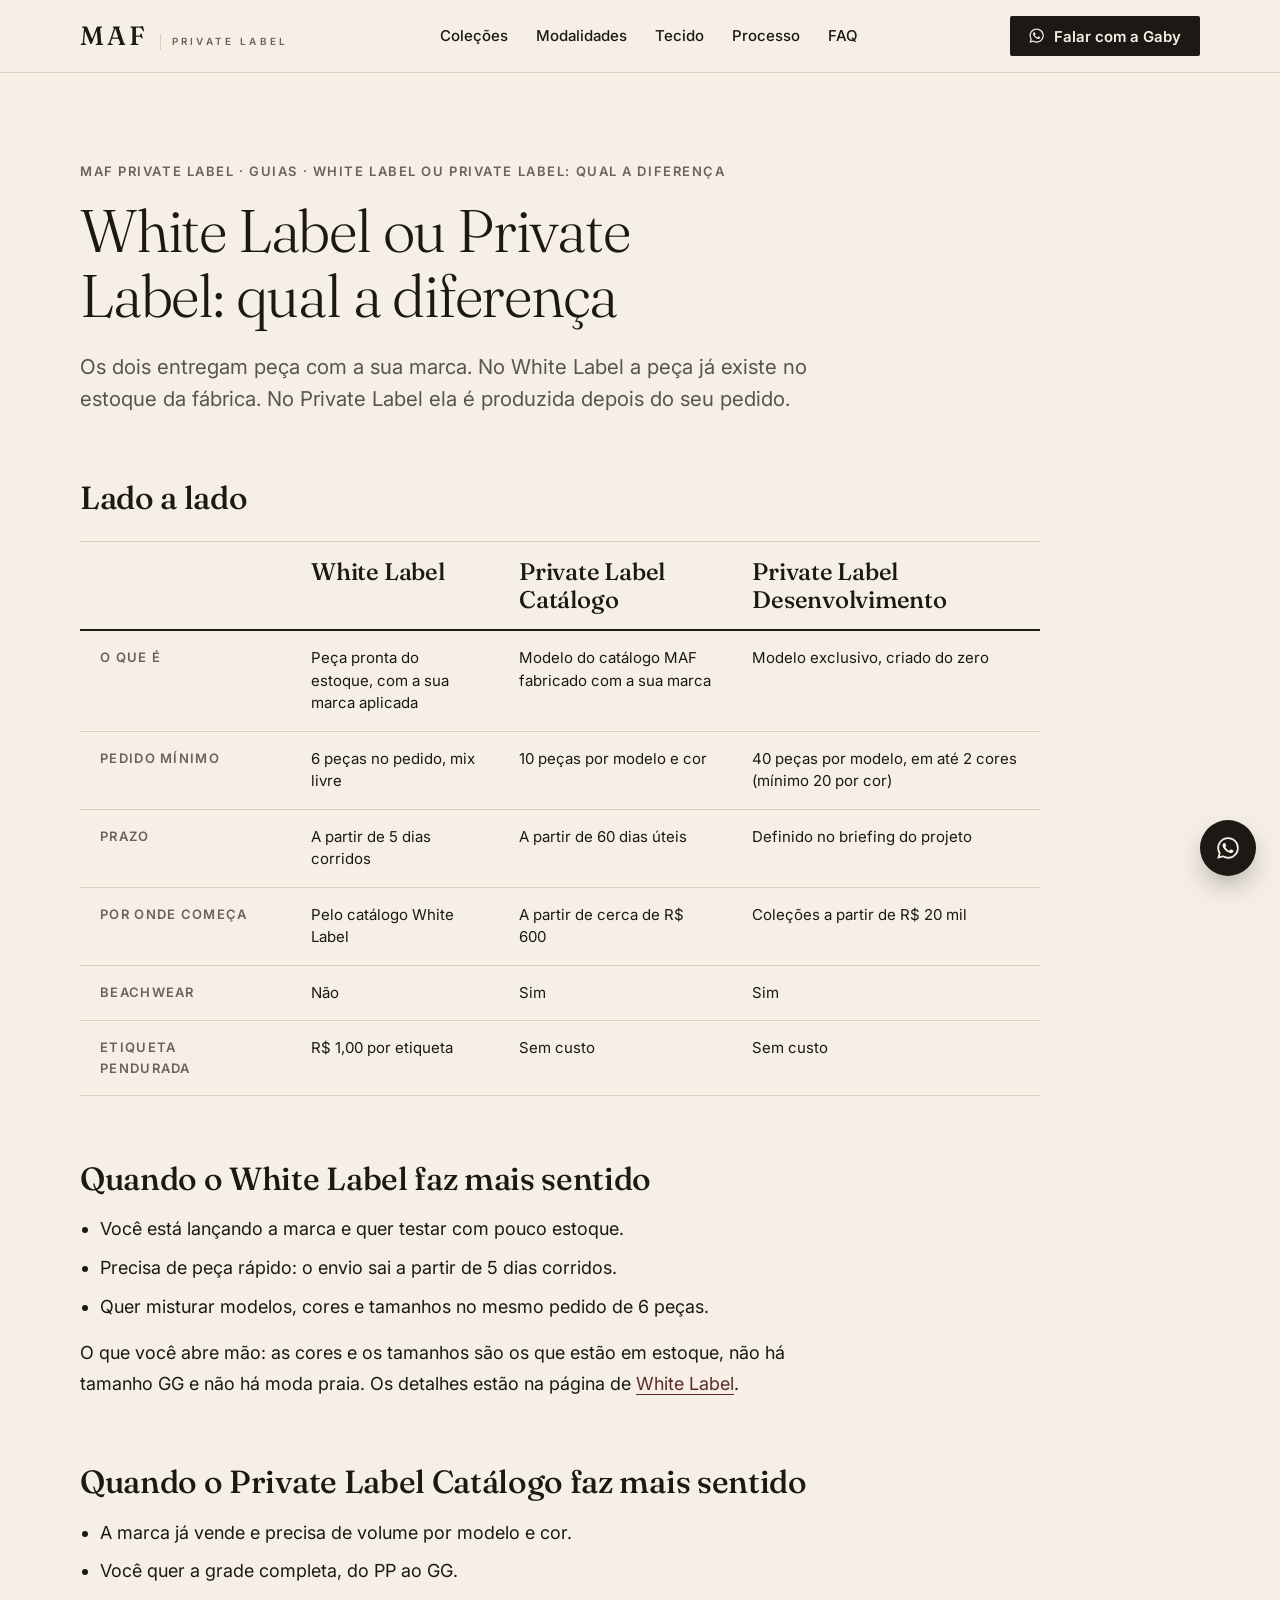
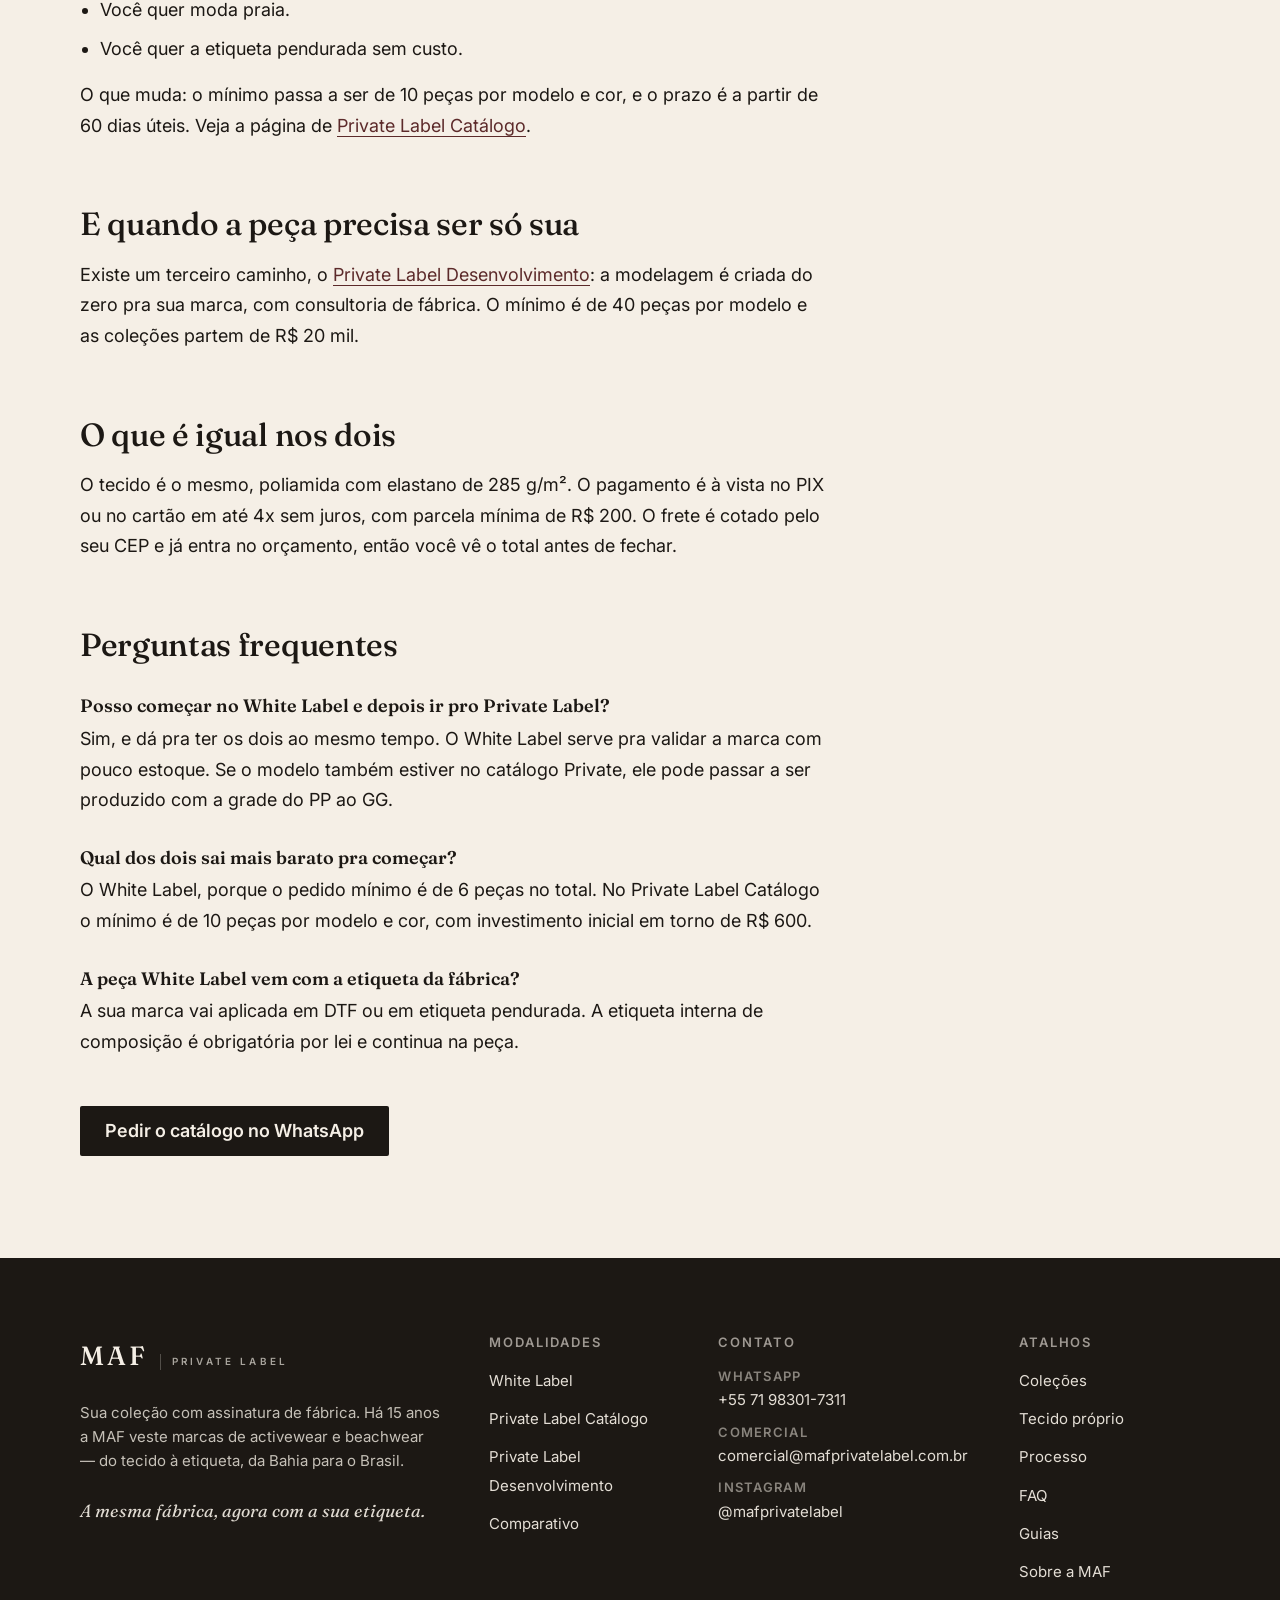
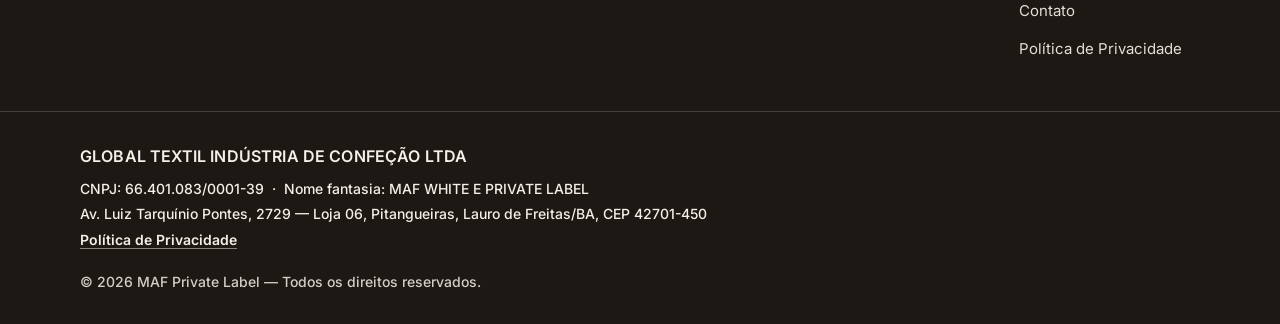
<file: white-label-ou-private-label.html>
<!doctype html>
<html lang="pt-BR">
<head>
  <meta charset="utf-8" />
  <meta name="viewport" content="width=device-width, initial-scale=1, viewport-fit=cover" />
  <meta name="theme-color" content="#1C1814" />
  <meta name="color-scheme" content="light" />

  <title>White Label ou Private Label na moda fitness: qual a diferença e qual escolher | MAF</title>
  <meta name="description" content="White Label é peça pronta com a sua marca. Private Label é peça fabricada pra você. Veja a diferença de pedido mínimo, prazo, custo e personalização entre os dois na moda fitness." />
  <meta name="author" content="GLOBAL TEXTIL INDÚSTRIA DE CONFEÇÃO LTDA" />

  <link rel="canonical" href="https://mafprivatelabel.com.br/white-label-ou-private-label" />

  <meta property="og:type" content="website" />
  <meta property="og:site_name" content="MAF Private Label" />
  <meta property="og:locale" content="pt_BR" />
  <meta property="og:title" content="White Label ou Private Label na moda fitness: qual a diferença e qual escolher" />
  <meta property="og:description" content="White Label é peça pronta com a sua marca. Private Label é peça fabricada pra você. Veja a diferença de pedido mínimo, prazo, custo e personalização entre os dois na moda fitness." />
  <meta property="og:url" content="https://mafprivatelabel.com.br/white-label-ou-private-label" />
  <meta property="og:image" content="https://mafprivatelabel.com.br/assets/og-cover.jpg" />
  <meta property="og:image:width" content="1200" />
  <meta property="og:image:height" content="630" />

  <meta name="twitter:card" content="summary_large_image" />
  <meta name="twitter:title" content="White Label ou Private Label na moda fitness: qual a diferença e qual escolher" />
  <meta name="twitter:description" content="White Label é peça pronta com a sua marca. Private Label é peça fabricada pra você. Veja a diferença de pedido mínimo, prazo, custo e personalização entre os dois na moda fitness." />
  <meta name="twitter:image" content="https://mafprivatelabel.com.br/assets/og-cover.jpg" />

  <link rel="icon" type="image/png" sizes="32x32" href="assets/favicon-32.png" />
  <link rel="apple-touch-icon" href="assets/apple-touch-icon.png" />

  <link rel="preconnect" href="https://fonts.googleapis.com" />
  <link rel="preconnect" href="https://fonts.gstatic.com" crossorigin />
  <link href="https://fonts.googleapis.com/css2?family=Fraunces:ital,opsz,wght@0,9..144,300;0,9..144,500;1,9..144,500&family=Inter:wght@400;500;600&display=swap" rel="stylesheet" />

  <link rel="stylesheet" href="styles.css" />
  <script type="application/ld+json">
{
    "@context": "https://schema.org",
    "@type": "Article",
    "headline": "White Label ou Private Label: qual a diferença",
    "description": "White Label é peça pronta com a sua marca. Private Label é peça fabricada pra você. Veja a diferença de pedido mínimo, prazo, custo e personalização entre os dois na moda fitness.",
    "inLanguage": "pt-BR",
    "datePublished": "2026-11-17",
    "dateModified": "2026-11-17",
    "mainEntityOfPage": "https://mafprivatelabel.com.br/white-label-ou-private-label",
    "author": {
      "@type": "Organization",
      "name": "MAF Private Label",
      "url": "https://mafprivatelabel.com.br/"
    },
    "publisher": {
      "@type": "Organization",
      "name": "MAF Private Label",
      "logo": {
        "@type": "ImageObject",
        "url": "https://mafprivatelabel.com.br/assets/apple-touch-icon.png"
      }
    }
  }
  </script>
  <script type="application/ld+json">
{
    "@context": "https://schema.org",
    "@type": "FAQPage",
    "mainEntity": [
      {
        "@type": "Question",
        "name": "Posso começar no White Label e depois ir pro Private Label?",
        "acceptedAnswer": {
          "@type": "Answer",
          "text": "Sim, e dá pra ter os dois ao mesmo tempo. O White Label serve pra validar a marca com pouco estoque. Se o modelo também estiver no catálogo Private, ele pode passar a ser produzido com a grade do PP ao GG."
        }
      },
      {
        "@type": "Question",
        "name": "Qual dos dois sai mais barato pra começar?",
        "acceptedAnswer": {
          "@type": "Answer",
          "text": "O White Label, porque o pedido mínimo é de 6 peças no total. No Private Label Catálogo o mínimo é de 10 peças por modelo e cor, com investimento inicial em torno de R$ 600."
        }
      },
      {
        "@type": "Question",
        "name": "A peça White Label vem com a etiqueta da fábrica?",
        "acceptedAnswer": {
          "@type": "Answer",
          "text": "A sua marca vai aplicada em DTF ou em etiqueta pendurada. A etiqueta interna de composição é obrigatória por lei e continua na peça."
        }
      }
    ]
  }
  </script>
</head>
<body>
  <a class="skip-link" href="#conteudo">Pular para o conteúdo</a>

  <header class="site-nav" id="topo">
    <div class="container nav-inner">
      <a class="brand" href="/" aria-label="MAF Private Label — início">
        <span class="brand-mark">MAF</span>
        <span class="brand-sub">Private Label</span>
      </a>
      <nav class="nav-links" aria-label="Seções do site">
        <a href="/#lookbook">Coleções</a>
        <a href="/#modalidades">Modalidades</a>
        <a href="/#tecido">Tecido</a>
        <a href="/#processo">Processo</a>
        <a href="/#faq">FAQ</a>
      </nav>
      <a class="btn btn-primary btn-sm nav-cta"
         href="https://wa.me/5571983017311"
         data-gaby="catalogo"
         target="_blank" rel="noopener">
        <svg class="ic-wpp" viewBox="0 0 24 24" aria-hidden="true" focusable="false"><path d="M19.05 4.91A9.82 9.82 0 0 0 12.04 2C6.58 2 2.13 6.45 2.13 11.91c0 1.75.46 3.45 1.32 4.95L2 22l5.25-1.38a9.9 9.9 0 0 0 4.79 1.22h.01c5.46 0 9.91-4.45 9.91-9.91 0-2.65-1.03-5.14-2.91-7.02ZM12.05 20.15h-.01a8.2 8.2 0 0 1-4.18-1.15l-.3-.18-3.11.82.83-3.04-.2-.31a8.18 8.18 0 0 1-1.26-4.38c0-4.54 3.7-8.23 8.24-8.23 2.2 0 4.27.86 5.82 2.42a8.18 8.18 0 0 1 2.41 5.82c0 4.54-3.7 8.23-8.24 8.23Zm4.52-6.16c-.25-.12-1.47-.72-1.69-.81-.23-.08-.39-.12-.56.13-.16.25-.64.81-.79.97-.14.17-.29.19-.54.06-.25-.12-1.05-.39-1.99-1.23-.74-.66-1.23-1.47-1.38-1.72-.14-.25-.01-.38.11-.51.11-.11.25-.29.37-.43.12-.14.16-.25.25-.41.08-.17.04-.31-.02-.43-.06-.12-.56-1.34-.76-1.84-.2-.48-.41-.42-.56-.42-.14-.01-.31-.01-.48-.01a.92.92 0 0 0-.66.31c-.23.25-.87.85-.87 2.07 0 1.22.89 2.4 1.01 2.56.12.17 1.75 2.67 4.23 3.74.59.26 1.05.41 1.41.52.59.19 1.13.16 1.56.1.48-.07 1.47-.6 1.68-1.18.21-.58.21-1.07.14-1.18-.06-.11-.22-.17-.47-.29Z"/></svg>
        Falar com a Gaby
      </a>
    </div>
  </header>

  <main id="conteudo">

    <article class="artigo container">
      <header class="artigo-topo">
        <p class="crumb"><a href="/">MAF Private Label</a> · <a href="/guias">Guias</a> · White Label ou Private Label: qual a diferença</p>
        <h1 class="artigo-titulo">White Label ou Private Label: qual a diferença</h1>
        <p class="artigo-lead">Os dois entregam peça com a sua marca. No White Label a peça já existe no estoque da fábrica. No Private Label ela é produzida depois do seu pedido.</p>
      </header>
      <div class="artigo-corpo">
        <h2>Lado a lado</h2>
        <div class="comp-table-wrap">
          <table class="comp-table">
            <thead>
              <tr><th scope="col"></th><th scope="col">White Label</th><th scope="col">Private Label Catálogo</th><th scope="col">Private Label Desenvolvimento</th></tr>
            </thead>
            <tbody>
              <tr><th class="comp-row-label" scope="row">O que é</th><td>Peça pronta do estoque, com a sua marca aplicada</td><td>Modelo do catálogo MAF fabricado com a sua marca</td><td>Modelo exclusivo, criado do zero</td></tr>
              <tr><th class="comp-row-label" scope="row">Pedido mínimo</th><td>6 peças no pedido, mix livre</td><td>10 peças por modelo e cor</td><td>40 peças por modelo, em até 2 cores (mínimo 20 por cor)</td></tr>
              <tr><th class="comp-row-label" scope="row">Prazo</th><td>A partir de 5 dias corridos</td><td>A partir de 60 dias úteis</td><td>Definido no briefing do projeto</td></tr>
              <tr><th class="comp-row-label" scope="row">Por onde começa</th><td>Pelo catálogo White Label</td><td>A partir de cerca de R$ 600</td><td>Coleções a partir de R$ 20 mil</td></tr>
              <tr><th class="comp-row-label" scope="row">Beachwear</th><td>Não</td><td>Sim</td><td>Sim</td></tr>
              <tr><th class="comp-row-label" scope="row">Etiqueta pendurada</th><td>R$ 1,00 por etiqueta</td><td>Sem custo</td><td>Sem custo</td></tr>
            </tbody>
          </table>
        </div>
        <h2>Quando o White Label faz mais sentido</h2>
        <ul>
          <li>Você está lançando a marca e quer testar com pouco estoque.</li>
          <li>Precisa de peça rápido: o envio sai a partir de 5 dias corridos.</li>
          <li>Quer misturar modelos, cores e tamanhos no mesmo pedido de 6 peças.</li>
        </ul>
        <p>O que você abre mão: as cores e os tamanhos são os que estão em estoque, não há tamanho GG e não há moda praia. Os detalhes estão na página de <a href="/white-label">White Label</a>.</p>
        <h2>Quando o Private Label Catálogo faz mais sentido</h2>
        <ul>
          <li>A marca já vende e precisa de volume por modelo e cor.</li>
          <li>Você quer a grade completa, do PP ao GG.</li>
          <li>Você quer moda praia.</li>
          <li>Você quer a etiqueta pendurada sem custo.</li>
        </ul>
        <p>O que muda: o mínimo passa a ser de 10 peças por modelo e cor, e o prazo é a partir de 60 dias úteis. Veja a página de <a href="/private-label">Private Label Catálogo</a>.</p>
        <h2>E quando a peça precisa ser só sua</h2>
        <p>Existe um terceiro caminho, o <a href="/desenvolvimento">Private Label Desenvolvimento</a>: a modelagem é criada do zero pra sua marca, com consultoria de fábrica. O mínimo é de 40 peças por modelo e as coleções partem de R$ 20 mil.</p>
        <h2>O que é igual nos dois</h2>
        <p>O tecido é o mesmo, poliamida com elastano de 285 g/m². O pagamento é à vista no PIX ou no cartão em até 4x sem juros, com parcela mínima de R$ 200. O frete é cotado pelo seu CEP e já entra no orçamento, então você vê o total antes de fechar.</p>
        <h2>Perguntas frequentes</h2>
        <h3>Posso começar no White Label e depois ir pro Private Label?</h3>
        <p>Sim, e dá pra ter os dois ao mesmo tempo. O White Label serve pra validar a marca com pouco estoque. Se o modelo também estiver no catálogo Private, ele pode passar a ser produzido com a grade do PP ao GG.</p>
        <h3>Qual dos dois sai mais barato pra começar?</h3>
        <p>O White Label, porque o pedido mínimo é de 6 peças no total. No Private Label Catálogo o mínimo é de 10 peças por modelo e cor, com investimento inicial em torno de R$ 600.</p>
        <h3>A peça White Label vem com a etiqueta da fábrica?</h3>
        <p>A sua marca vai aplicada em DTF ou em etiqueta pendurada. A etiqueta interna de composição é obrigatória por lei e continua na peça.</p>
        <p class="artigo-cta"><a class="btn btn-primary" href="https://wa.me/5571983017311" data-gaby="catalogo" target="_blank" rel="noopener">Pedir o catálogo no WhatsApp</a></p>
      </div>
    </article>

  </main>

  <footer class="site-footer" id="rodape" role="contentinfo">
    <div class="container footer-grid">
      <div class="footer-col footer-brand">
        <span class="brand brand-footer">
          <span class="brand-mark">MAF</span>
          <span class="brand-sub">Private Label</span>
        </span>
        <p class="footer-tagline">Sua coleção com assinatura de fábrica. Há 15 anos a MAF veste marcas de activewear e beachwear — do tecido à etiqueta, da Bahia para o Brasil.</p>
        <p class="footer-whisper">A mesma fábrica, agora com a sua etiqueta.</p>
      </div>

      <nav class="footer-col" aria-label="Modalidades">
        <h3 class="footer-title">Modalidades</h3>
        <ul class="footer-list">
          <li><a href="/white-label">White Label</a></li>
          <li><a href="/private-label">Private Label Catálogo</a></li>
          <li><a href="/desenvolvimento">Private Label Desenvolvimento</a></li>
          <li><a href="/#comparativo">Comparativo</a></li>
        </ul>
      </nav>

      <div class="footer-col footer-contact">
        <h3 class="footer-title">Contato</h3>
        <ul class="footer-list footer-contact-list">
          <li>
            <span class="ic-label">WhatsApp</span>
            <a href="https://wa.me/5571983017311" data-gaby="default" target="_blank" rel="noopener">+55 71 98301-7311</a>
          </li>
          <li>
            <span class="ic-label">Comercial</span>
            <a href="mailto:comercial@mafprivatelabel.com.br">comercial@mafprivatelabel.com.br</a>
          </li>
          <li>
            <span class="ic-label">Instagram</span>
            <a href="https://instagram.com/mafprivatelabel" target="_blank" rel="noopener">@mafprivatelabel</a>
          </li>
        </ul>
      </div>

      <nav class="footer-col" aria-label="Atalhos">
        <h3 class="footer-title">Atalhos</h3>
        <ul class="footer-list">
          <li><a href="/#lookbook">Coleções</a></li>
          <li><a href="/#tecido">Tecido próprio</a></li>
          <li><a href="/#processo">Processo</a></li>
          <li><a href="/#faq">FAQ</a></li>
          <li><a href="/guias">Guias</a></li>
          <li><a href="/sobre">Sobre a MAF</a></li>
          <li><a href="/contato">Contato</a></li>
          <li><a href="/privacidade">Política de Privacidade</a></li>
        </ul>
      </nav>
    </div>

    <div class="footer-legal">
      <div class="container footer-legal-inner">
        <p class="legal-line legal-rs">GLOBAL TEXTIL INDÚSTRIA DE CONFEÇÃO LTDA</p>
        <p class="legal-line">CNPJ: 66.401.083/0001-39 &nbsp;·&nbsp; Nome fantasia: MAF WHITE E PRIVATE LABEL</p>
        <p class="legal-line">Av. Luiz Tarquínio Pontes, 2729 — Loja 06, Pitangueiras, Lauro de Freitas/BA, CEP 42701-450</p>
        <p class="legal-line"><a href="/privacidade">Política de Privacidade</a></p>
        <p class="legal-line legal-copy">© 2026 MAF Private Label — Todos os direitos reservados.</p>
      </div>
    </div>
  </footer>

  <a class="wpp-fab"
     href="https://wa.me/5571983017311"
     data-gaby="catalogo"
     target="_blank" rel="noopener"
     aria-label="Falar com a Gaby no WhatsApp">
    <span class="wpp-ring" aria-hidden="true"></span>
    <svg class="wpp-icon" viewBox="0 0 24 24" aria-hidden="true" focusable="false"><path d="M19.05 4.91A9.82 9.82 0 0 0 12.04 2C6.58 2 2.13 6.45 2.13 11.91c0 1.75.46 3.45 1.32 4.95L2 22l5.25-1.38a9.9 9.9 0 0 0 4.79 1.22h.01c5.46 0 9.91-4.45 9.91-9.91 0-2.65-1.03-5.14-2.91-7.02ZM12.05 20.15h-.01a8.2 8.2 0 0 1-4.18-1.15l-.3-.18-3.11.82.83-3.04-.2-.31a8.18 8.18 0 0 1-1.26-4.38c0-4.54 3.7-8.23 8.24-8.23 2.2 0 4.27.86 5.82 2.42a8.18 8.18 0 0 1 2.41 5.82c0 4.54-3.7 8.23-8.24 8.23Zm4.52-6.16c-.25-.12-1.47-.72-1.69-.81-.23-.08-.39-.12-.56.13-.16.25-.64.81-.79.97-.14.17-.29.19-.54.06-.25-.12-1.05-.39-1.99-1.23-.74-.66-1.23-1.47-1.38-1.72-.14-.25-.01-.38.11-.51.11-.11.25-.29.37-.43.12-.14.16-.25.25-.41.08-.17.04-.31-.02-.43-.06-.12-.56-1.34-.76-1.84-.2-.48-.41-.42-.56-.42-.14-.01-.31-.01-.48-.01a.92.92 0 0 0-.66.31c-.23.25-.87.85-.87 2.07 0 1.22.89 2.4 1.01 2.56.12.17 1.75 2.67 4.23 3.74.59.26 1.05.41 1.41.52.59.19 1.13.16 1.56.1.48-.07 1.47-.6 1.68-1.18.21-.58.21-1.07.14-1.18-.06-.11-.22-.17-.47-.29Z"/></svg>
    <span class="wpp-label">Falar com a Gaby</span>
  </a>

  <div class="consent-bar" id="consent-bar" hidden role="dialog" aria-label="Consentimento de cookies">
    <p>Usamos cookies de análise (Google e Meta) para entender o que funciona no site e melhorar sua experiência. <a href="/privacidade">Política de Privacidade</a>.</p>
    <div class="consent-actions">
      <button class="btn btn-primary btn-sm" type="button" data-consent="accept">Aceitar</button>
      <button class="btn btn-secondary btn-sm" type="button" data-consent="deny">Recusar</button>
    </div>
  </div>

  <script src="script.js?v=20261118" defer></script>
</body>
</html>
</file>
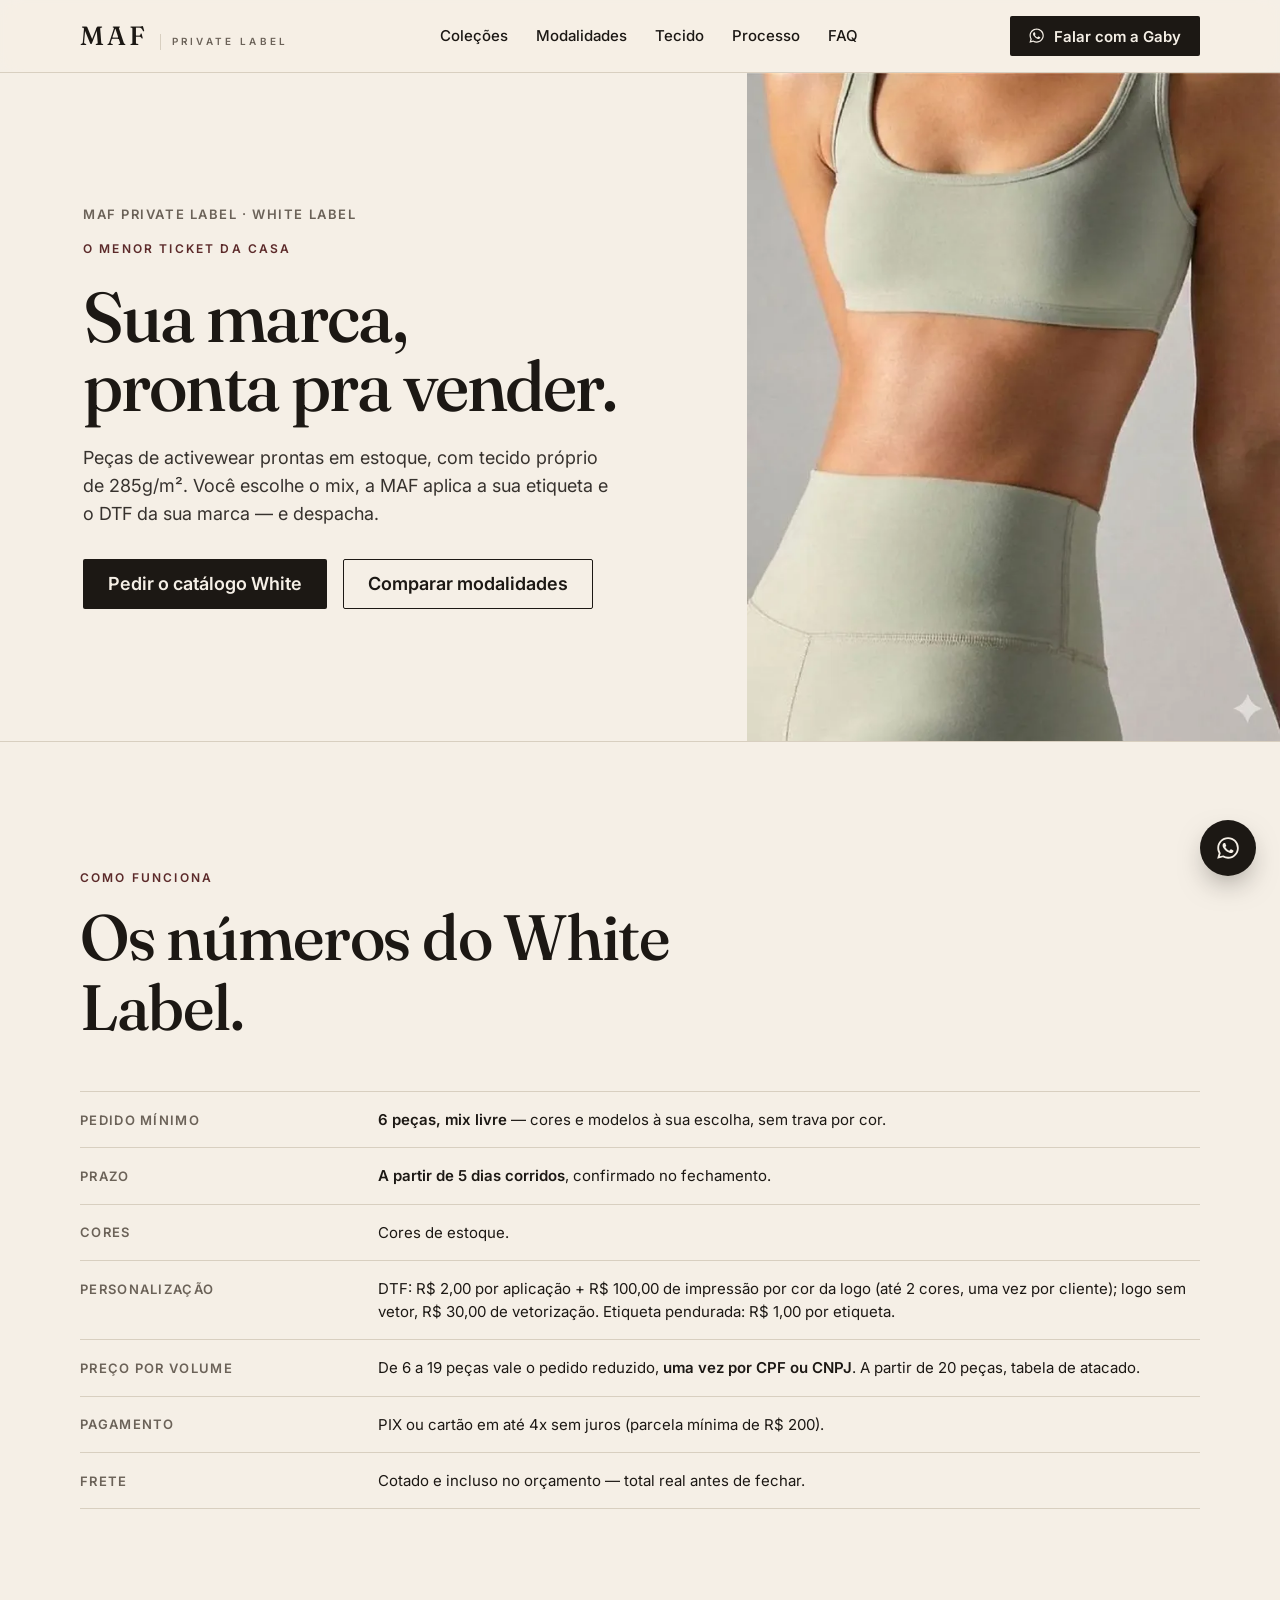
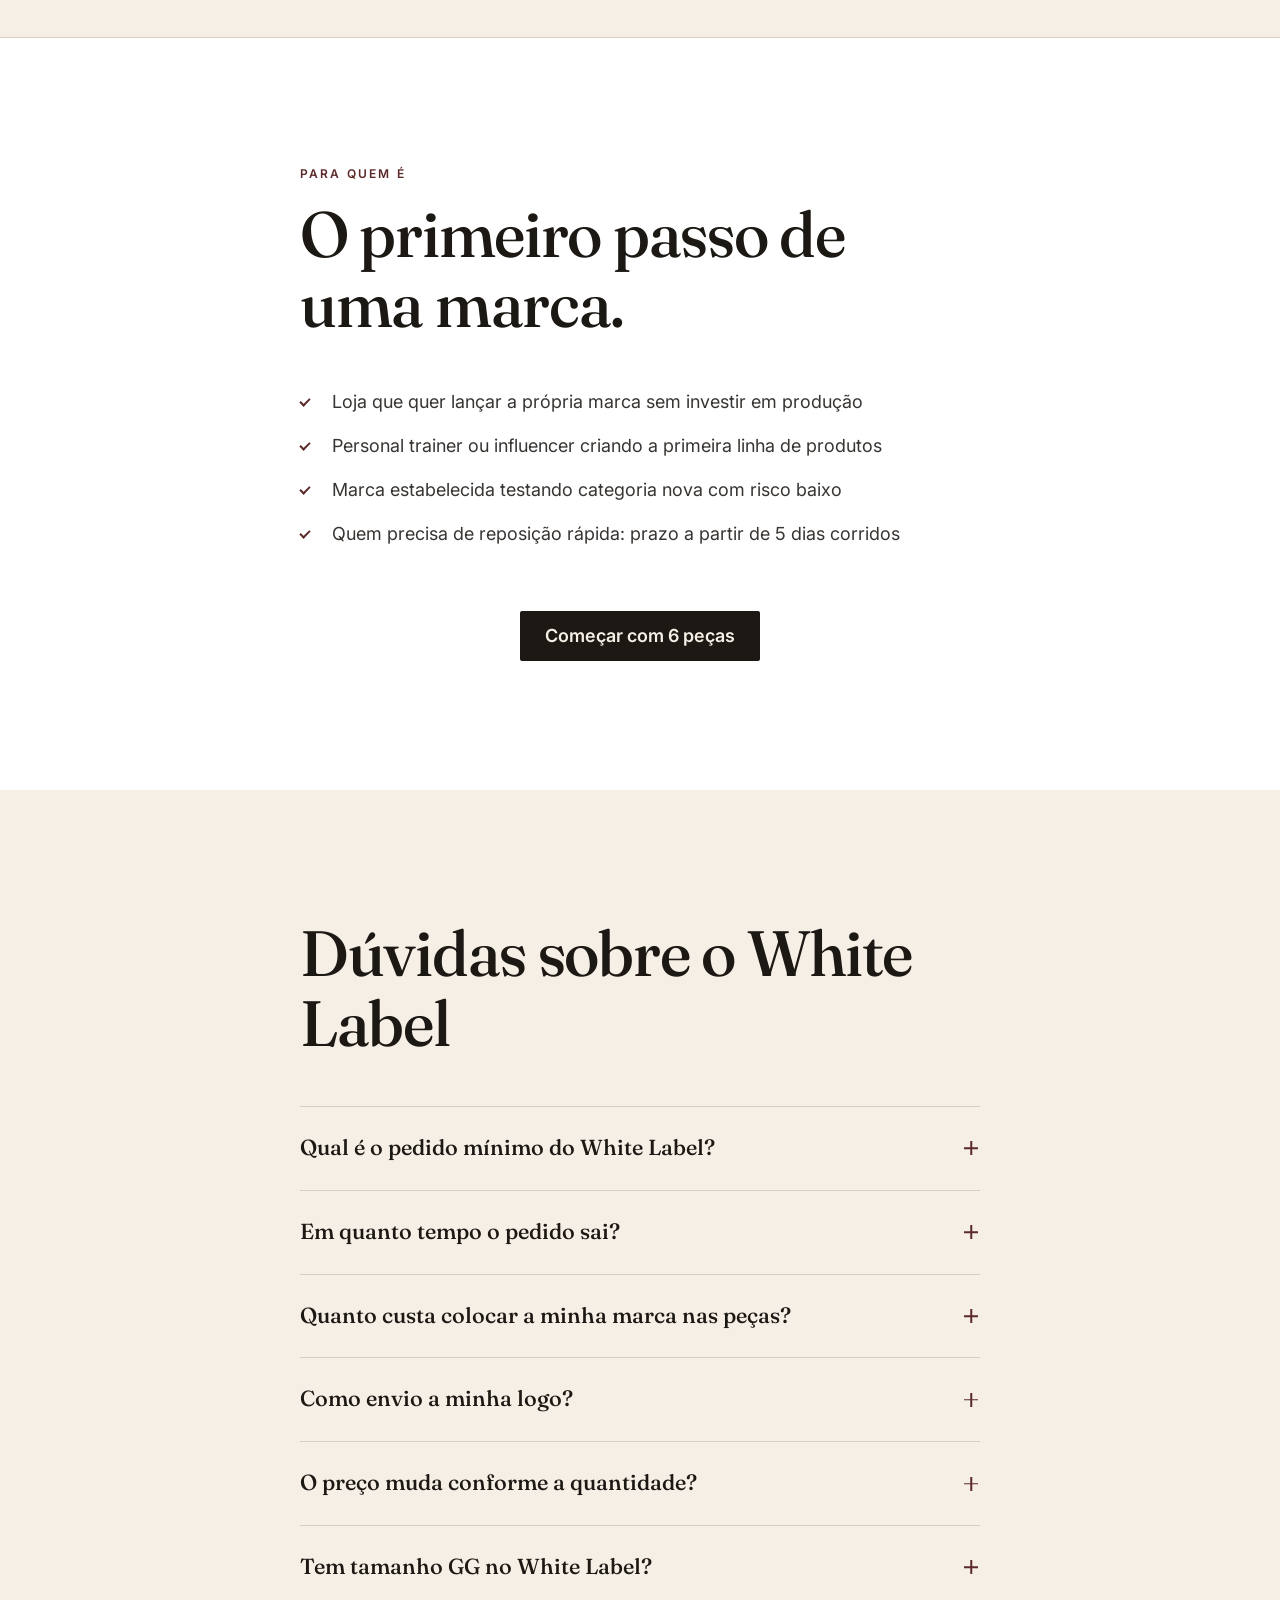
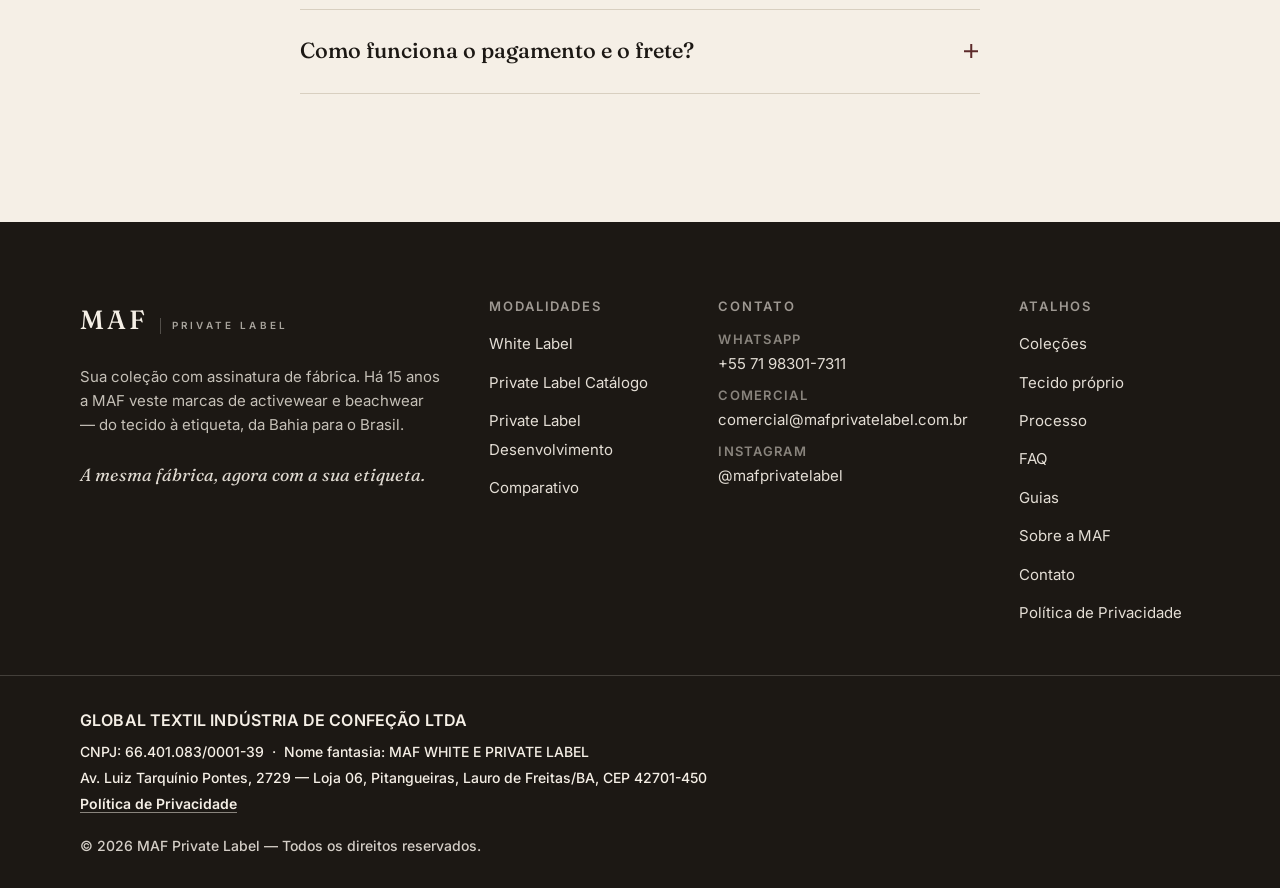
<file: white-label.html>
<!doctype html>
<html lang="pt-BR">
<head>
  <meta charset="utf-8" />
  <meta name="viewport" content="width=device-width, initial-scale=1, viewport-fit=cover" />
  <meta name="theme-color" content="#1C1814" />
  <meta name="color-scheme" content="light" />

  <title>White Label — peças fitness com a sua etiqueta a partir de 6 unidades | MAF Private Label</title>
  <meta name="description" content="White Label da MAF: peças de activewear prontas em estoque, mix livre a partir de 6 unidades, prazo a partir de 5 dias corridos, etiqueta e DTF com a sua marca. Fábrica própria na Bahia." />
  <meta name="author" content="GLOBAL TEXTIL INDÚSTRIA DE CONFEÇÃO LTDA" />

  <link rel="canonical" href="https://mafprivatelabel.com.br/white-label" />

  <meta property="og:type" content="website" />
  <meta property="og:site_name" content="MAF Private Label" />
  <meta property="og:locale" content="pt_BR" />
  <meta property="og:title" content="White Label — a partir de 6 peças, com a sua etiqueta | MAF" />
  <meta property="og:description" content="Peças prontas em estoque, mix livre, prazo a partir de 5 dias corridos. O menor ticket da fábrica MAF." />
  <meta property="og:url" content="https://mafprivatelabel.com.br/white-label" />
  <meta property="og:image" content="https://mafprivatelabel.com.br/assets/og-cover.jpg" />
  <meta property="og:image:width" content="1200" />
  <meta property="og:image:height" content="630" />

  <meta name="twitter:card" content="summary_large_image" />
  <meta name="twitter:title" content="White Label — a partir de 6 peças, com a sua etiqueta | MAF" />
  <meta name="twitter:description" content="Peças prontas em estoque, mix livre, prazo a partir de 5 dias corridos." />
  <meta name="twitter:image" content="https://mafprivatelabel.com.br/assets/og-cover.jpg" />

  <link rel="icon" type="image/png" sizes="32x32" href="assets/favicon-32.png" />
  <link rel="apple-touch-icon" href="assets/apple-touch-icon.png" />

  <link rel="preconnect" href="https://fonts.googleapis.com" />
  <link rel="preconnect" href="https://fonts.gstatic.com" crossorigin />
  <link href="https://fonts.googleapis.com/css2?family=Fraunces:ital,opsz,wght@0,9..144,300;0,9..144,500;1,9..144,500&family=Inter:wght@400;500;600&display=swap" rel="stylesheet" />

  <link rel="stylesheet" href="styles.css" />
  <script type="application/ld+json">
{
    "@context": "https://schema.org",
    "@type": "FAQPage",
    "mainEntity": [
      {
        "@type": "Question",
        "name": "Qual é o pedido mínimo do White Label?",
        "acceptedAnswer": {
          "@type": "Answer",
          "text": "São 6 peças no total do pedido, com mix livre entre modelos, cores e tamanhos. O pedido de 6 a 19 peças vale uma vez por CPF ou CNPJ. Do segundo pedido em diante, o mínimo é de 20 peças."
        }
      },
      {
        "@type": "Question",
        "name": "Em quanto tempo o pedido sai?",
        "acceptedAnswer": {
          "@type": "Answer",
          "text": "A partir de 5 dias corridos, com a data confirmada no fechamento. O prazo da transportadora soma por cima. Com personalização em DTF, o prazo passa a contar da chegada da sua logo e é de 15 dias úteis ou mais. Só com etiqueta pendurada, são 5 dias úteis ou mais depois que as etiquetas chegam."
        }
      },
      {
        "@type": "Question",
        "name": "Quanto custa colocar a minha marca nas peças?",
        "acceptedAnswer": {
          "@type": "Answer",
          "text": "A aplicação em DTF custa R$ 2,00 por aplicação, mais R$ 100,00 de impressão por cor da logo (até 2 cores, cobrada uma vez por cliente). Se a logo não estiver em vetor, a vetorização custa R$ 30,00. A etiqueta pendurada custa R$ 1,00 por etiqueta: você envia as etiquetas prontas e a MAF aplica."
        }
      },
      {
        "@type": "Question",
        "name": "Como envio a minha logo?",
        "acceptedAnswer": {
          "@type": "Answer",
          "text": "Depois do pagamento, por e-mail, em PDF vetorizado e em PNG com fundo transparente. A MAF imprime o DTF a partir desse arquivo."
        }
      },
      {
        "@type": "Question",
        "name": "O preço muda conforme a quantidade?",
        "acceptedAnswer": {
          "@type": "Answer",
          "text": "Sim. De 6 a 19 peças vale a tabela do pedido reduzido. A partir de 20 peças, todas as peças do pedido saem pela tabela de atacado."
        }
      },
      {
        "@type": "Question",
        "name": "Tem tamanho GG no White Label?",
        "acceptedAnswer": {
          "@type": "Answer",
          "text": "Não. Quem precisa de GG encontra a grade do PP ao GG no Private Label Catálogo, com 10 peças por modelo e cor."
        }
      },
      {
        "@type": "Question",
        "name": "Como funciona o pagamento e o frete?",
        "acceptedAnswer": {
          "@type": "Answer",
          "text": "O pagamento é à vista no PIX ou no cartão em até 4x sem juros, com parcela mínima de R$ 200. O frete é cotado pelo seu CEP e já entra no orçamento, então você vê o total antes de fechar."
        }
      }
    ]
  }
  </script>
</head>
<body>
  <a class="skip-link" href="#conteudo">Pular para o conteúdo</a>

  <header class="site-nav" id="topo">
    <div class="container nav-inner">
      <a class="brand" href="/" aria-label="MAF Private Label — início">
        <span class="brand-mark">MAF</span>
        <span class="brand-sub">Private Label</span>
      </a>
      <nav class="nav-links" aria-label="Seções do site">
        <a href="/#lookbook">Coleções</a>
        <a href="/#modalidades">Modalidades</a>
        <a href="/#tecido">Tecido</a>
        <a href="/#processo">Processo</a>
        <a href="/#faq">FAQ</a>
      </nav>
      <a class="btn btn-primary btn-sm nav-cta"
         href="https://wa.me/5571983017311"
         data-gaby="wl"
         target="_blank" rel="noopener">
        <svg class="ic-wpp" viewBox="0 0 24 24" aria-hidden="true" focusable="false"><path d="M19.05 4.91A9.82 9.82 0 0 0 12.04 2C6.58 2 2.13 6.45 2.13 11.91c0 1.75.46 3.45 1.32 4.95L2 22l5.25-1.38a9.9 9.9 0 0 0 4.79 1.22h.01c5.46 0 9.91-4.45 9.91-9.91 0-2.65-1.03-5.14-2.91-7.02ZM12.05 20.15h-.01a8.2 8.2 0 0 1-4.18-1.15l-.3-.18-3.11.82.83-3.04-.2-.31a8.18 8.18 0 0 1-1.26-4.38c0-4.54 3.7-8.23 8.24-8.23 2.2 0 4.27.86 5.82 2.42a8.18 8.18 0 0 1 2.41 5.82c0 4.54-3.7 8.23-8.24 8.23Zm4.52-6.16c-.25-.12-1.47-.72-1.69-.81-.23-.08-.39-.12-.56.13-.16.25-.64.81-.79.97-.14.17-.29.19-.54.06-.25-.12-1.05-.39-1.99-1.23-.74-.66-1.23-1.47-1.38-1.72-.14-.25-.01-.38.11-.51.11-.11.25-.29.37-.43.12-.14.16-.25.25-.41.08-.17.04-.31-.02-.43-.06-.12-.56-1.34-.76-1.84-.2-.48-.41-.42-.56-.42-.14-.01-.31-.01-.48-.01a.92.92 0 0 0-.66.31c-.23.25-.87.85-.87 2.07 0 1.22.89 2.4 1.01 2.56.12.17 1.75 2.67 4.23 3.74.59.26 1.05.41 1.41.52.59.19 1.13.16 1.56.1.48-.07 1.47-.6 1.68-1.18.21-.58.21-1.07.14-1.18-.06-.11-.22-.17-.47-.29Z"/></svg>
        Falar com a Gaby
      </a>
    </div>
  </header>

  <main id="conteudo">

    <!-- HERO DA PÁGINA -->
    <section class="page-hero" aria-labelledby="page-title">
      <div class="page-hero-content container">
        <p class="crumb reveal"><a href="/">MAF Private Label</a> · White Label</p>
        <p class="eyebrow reveal" style="--i:1">O menor ticket da casa</p>
        <h1 class="hero-title reveal" id="page-title" style="--i:2">
          Sua marca,<br />pronta pra vender.
        </h1>
        <p class="hero-sub reveal" style="--i:3">
          Peças de activewear prontas em estoque, com tecido próprio de 285g/m². Você escolhe o mix, a MAF aplica a sua etiqueta e o DTF da sua marca — e despacha.
        </p>
        <div class="hero-cta reveal" style="--i:4">
          <a class="btn btn-primary"
             href="https://wa.me/5571983017311"
             data-gaby="wl"
             target="_blank" rel="noopener">
            Pedir o catálogo White
          </a>
          <a class="btn btn-secondary" href="/#comparativo">Comparar modalidades</a>
        </div>
      </div>
      <div class="page-hero-media">
        <picture>
          <source type="image/webp"
                  srcset="assets/cover_white_label.w640.webp 640w, assets/cover_white_label.w960.webp 960w, assets/cover_white_label.w1279.webp 1279w"
                  sizes="(min-width: 901px) 42vw, 100vw" />
          <img src="assets/cover_white_label.jpg"
               srcset="assets/cover_white_label.jpg 1279w"
               sizes="(min-width: 901px) 42vw, 100vw"
               width="1279" height="1600"
               alt="Peças de activewear White Label MAF prontas para personalização com a marca do cliente."
               loading="eager" fetchpriority="high" decoding="async" />
        </picture>
      </div>
    </section>

    <!-- SPECS -->
    <section class="section" aria-labelledby="specs-title">
      <div class="container">
        <header class="section-head">
          <p class="eyebrow reveal">Como funciona</p>
          <h2 class="section-title reveal" id="specs-title" style="--i:1">
            Os números do White Label.
          </h2>
        </header>
        <ul class="spec-list reveal" style="--i:2">
          <li><span class="spec-k">Pedido mínimo</span><span class="spec-v"><strong>6 peças, mix livre</strong> — cores e modelos à sua escolha, sem trava por cor.</span></li>
          <li><span class="spec-k">Prazo</span><span class="spec-v"><strong>A partir de 5 dias corridos</strong>, confirmado no fechamento.</span></li>
          <li><span class="spec-k">Cores</span><span class="spec-v">Cores de estoque.</span></li>
          <li><span class="spec-k">Personalização</span><span class="spec-v">DTF: R$ 2,00 por aplicação + R$ 100,00 de impressão por cor da logo (até 2 cores, uma vez por cliente); logo sem vetor, R$ 30,00 de vetorização. Etiqueta pendurada: R$ 1,00 por etiqueta.</span></li>
          <li><span class="spec-k">Preço por volume</span><span class="spec-v">De 6 a 19 peças vale o pedido reduzido, <strong>uma vez por CPF ou CNPJ</strong>. A partir de 20 peças, tabela de atacado.</span></li>
          <li><span class="spec-k">Pagamento</span><span class="spec-v">PIX ou cartão em até 4x sem juros (parcela mínima de R$ 200).</span></li>
          <li><span class="spec-k">Frete</span><span class="spec-v">Cotado e incluso no orçamento — total real antes de fechar.</span></li>
        </ul>
      </div>
    </section>

    <!-- PARA QUEM É -->
    <section class="section section-prova" aria-labelledby="paraquem-title">
      <div class="container container-narrow">
        <header class="section-head">
          <p class="eyebrow reveal">Para quem é</p>
          <h2 class="section-title reveal" id="paraquem-title" style="--i:1">
            O primeiro passo de uma marca.
          </h2>
        </header>
        <ul class="benefit-list reveal" style="--i:2">
          <li>Loja que quer lançar a própria marca sem investir em produção</li>
          <li>Personal trainer ou influencer criando a primeira linha de produtos</li>
          <li>Marca estabelecida testando categoria nova com risco baixo</li>
          <li>Quem precisa de reposição rápida: prazo a partir de 5 dias corridos</li>
        </ul>
        <div class="processo-cta reveal" style="--i:3">
          <a class="btn btn-primary"
             href="https://wa.me/5571983017311"
             data-gaby="wl"
             target="_blank" rel="noopener">Começar com 6 peças</a>
        </div>
      </div>
    </section>

    <section class="section section-faq" aria-labelledby="duvidas-title">
      <div class="container container-narrow">
        <header class="section-head">
          <h2 class="section-title reveal" id="duvidas-title">Dúvidas sobre o White Label</h2>
        </header>
        <div class="accordion reveal" style="--i:1">
          <details class="acc-item">
            <summary class="acc-summary">
              <span>Qual é o pedido mínimo do White Label?</span>
              <span class="acc-chevron" aria-hidden="true"></span>
            </summary>
            <div class="acc-panel">
              <div class="acc-panel-inner">
                <p>São 6 peças no total do pedido, com mix livre entre modelos, cores e tamanhos. O pedido de 6 a 19 peças vale uma vez por CPF ou CNPJ. Do segundo pedido em diante, o mínimo é de 20 peças.</p>
              </div>
            </div>
          </details>
          <details class="acc-item">
            <summary class="acc-summary">
              <span>Em quanto tempo o pedido sai?</span>
              <span class="acc-chevron" aria-hidden="true"></span>
            </summary>
            <div class="acc-panel">
              <div class="acc-panel-inner">
                <p>A partir de 5 dias corridos, com a data confirmada no fechamento. O prazo da transportadora soma por cima. Com personalização em DTF, o prazo passa a contar da chegada da sua logo e é de 15 dias úteis ou mais. Só com etiqueta pendurada, são 5 dias úteis ou mais depois que as etiquetas chegam.</p>
              </div>
            </div>
          </details>
          <details class="acc-item">
            <summary class="acc-summary">
              <span>Quanto custa colocar a minha marca nas peças?</span>
              <span class="acc-chevron" aria-hidden="true"></span>
            </summary>
            <div class="acc-panel">
              <div class="acc-panel-inner">
                <p>A aplicação em DTF custa R$ 2,00 por aplicação, mais R$ 100,00 de impressão por cor da logo (até 2 cores, cobrada uma vez por cliente). Se a logo não estiver em vetor, a vetorização custa R$ 30,00. A etiqueta pendurada custa R$ 1,00 por etiqueta: você envia as etiquetas prontas e a MAF aplica.</p>
              </div>
            </div>
          </details>
          <details class="acc-item">
            <summary class="acc-summary">
              <span>Como envio a minha logo?</span>
              <span class="acc-chevron" aria-hidden="true"></span>
            </summary>
            <div class="acc-panel">
              <div class="acc-panel-inner">
                <p>Depois do pagamento, por e-mail, em PDF vetorizado e em PNG com fundo transparente. A MAF imprime o DTF a partir desse arquivo.</p>
              </div>
            </div>
          </details>
          <details class="acc-item">
            <summary class="acc-summary">
              <span>O preço muda conforme a quantidade?</span>
              <span class="acc-chevron" aria-hidden="true"></span>
            </summary>
            <div class="acc-panel">
              <div class="acc-panel-inner">
                <p>Sim. De 6 a 19 peças vale a tabela do pedido reduzido. A partir de 20 peças, todas as peças do pedido saem pela tabela de atacado.</p>
              </div>
            </div>
          </details>
          <details class="acc-item">
            <summary class="acc-summary">
              <span>Tem tamanho GG no White Label?</span>
              <span class="acc-chevron" aria-hidden="true"></span>
            </summary>
            <div class="acc-panel">
              <div class="acc-panel-inner">
                <p>Não. Quem precisa de GG encontra a grade do PP ao GG no Private Label Catálogo, com 10 peças por modelo e cor.</p>
              </div>
            </div>
          </details>
          <details class="acc-item">
            <summary class="acc-summary">
              <span>Como funciona o pagamento e o frete?</span>
              <span class="acc-chevron" aria-hidden="true"></span>
            </summary>
            <div class="acc-panel">
              <div class="acc-panel-inner">
                <p>O pagamento é à vista no PIX ou no cartão em até 4x sem juros, com parcela mínima de R$ 200. O frete é cotado pelo seu CEP e já entra no orçamento, então você vê o total antes de fechar.</p>
              </div>
            </div>
          </details>
        </div>
      </div>
    </section>

  </main>

  <footer class="site-footer" id="rodape" role="contentinfo">
    <div class="container footer-grid">
      <div class="footer-col footer-brand">
        <span class="brand brand-footer">
          <span class="brand-mark">MAF</span>
          <span class="brand-sub">Private Label</span>
        </span>
        <p class="footer-tagline">Sua coleção com assinatura de fábrica. Há 15 anos a MAF veste marcas de activewear e beachwear — do tecido à etiqueta, da Bahia para o Brasil.</p>
        <p class="footer-whisper">A mesma fábrica, agora com a sua etiqueta.</p>
      </div>

      <nav class="footer-col" aria-label="Modalidades">
        <h3 class="footer-title">Modalidades</h3>
        <ul class="footer-list">
          <li><a href="/white-label">White Label</a></li>
          <li><a href="/private-label">Private Label Catálogo</a></li>
          <li><a href="/desenvolvimento">Private Label Desenvolvimento</a></li>
          <li><a href="/#comparativo">Comparativo</a></li>
        </ul>
      </nav>

      <div class="footer-col footer-contact">
        <h3 class="footer-title">Contato</h3>
        <ul class="footer-list footer-contact-list">
          <li>
            <span class="ic-label">WhatsApp</span>
            <a href="https://wa.me/5571983017311" data-gaby="default" target="_blank" rel="noopener">+55 71 98301-7311</a>
          </li>
          <li>
            <span class="ic-label">Comercial</span>
            <a href="mailto:comercial@mafprivatelabel.com.br">comercial@mafprivatelabel.com.br</a>
          </li>
          <li>
            <span class="ic-label">Instagram</span>
            <a href="https://instagram.com/mafprivatelabel" target="_blank" rel="noopener">@mafprivatelabel</a>
          </li>
        </ul>
      </div>

      <nav class="footer-col" aria-label="Atalhos">
        <h3 class="footer-title">Atalhos</h3>
        <ul class="footer-list">
          <li><a href="/#lookbook">Coleções</a></li>
          <li><a href="/#tecido">Tecido próprio</a></li>
          <li><a href="/#processo">Processo</a></li>
          <li><a href="/#faq">FAQ</a></li>
          <li><a href="/guias">Guias</a></li>
          <li><a href="/sobre">Sobre a MAF</a></li>
          <li><a href="/contato">Contato</a></li>
          <li><a href="/privacidade">Política de Privacidade</a></li>
        </ul>
      </nav>
    </div>

    <div class="footer-legal">
      <div class="container footer-legal-inner">
        <p class="legal-line legal-rs">GLOBAL TEXTIL INDÚSTRIA DE CONFEÇÃO LTDA</p>
        <p class="legal-line">CNPJ: 66.401.083/0001-39 &nbsp;·&nbsp; Nome fantasia: MAF WHITE E PRIVATE LABEL</p>
        <p class="legal-line">Av. Luiz Tarquínio Pontes, 2729 — Loja 06, Pitangueiras, Lauro de Freitas/BA, CEP 42701-450</p>
        <p class="legal-line"><a href="/privacidade">Política de Privacidade</a></p>
        <p class="legal-line legal-copy">© 2026 MAF Private Label — Todos os direitos reservados.</p>
      </div>
    </div>
  </footer>

  <a class="wpp-fab"
     href="https://wa.me/5571983017311"
     data-gaby="wl"
     target="_blank" rel="noopener"
     aria-label="Falar com a Gaby no WhatsApp">
    <span class="wpp-ring" aria-hidden="true"></span>
    <svg class="wpp-icon" viewBox="0 0 24 24" aria-hidden="true" focusable="false"><path d="M19.05 4.91A9.82 9.82 0 0 0 12.04 2C6.58 2 2.13 6.45 2.13 11.91c0 1.75.46 3.45 1.32 4.95L2 22l5.25-1.38a9.9 9.9 0 0 0 4.79 1.22h.01c5.46 0 9.91-4.45 9.91-9.91 0-2.65-1.03-5.14-2.91-7.02ZM12.05 20.15h-.01a8.2 8.2 0 0 1-4.18-1.15l-.3-.18-3.11.82.83-3.04-.2-.31a8.18 8.18 0 0 1-1.26-4.38c0-4.54 3.7-8.23 8.24-8.23 2.2 0 4.27.86 5.82 2.42a8.18 8.18 0 0 1 2.41 5.82c0 4.54-3.7 8.23-8.24 8.23Zm4.52-6.16c-.25-.12-1.47-.72-1.69-.81-.23-.08-.39-.12-.56.13-.16.25-.64.81-.79.97-.14.17-.29.19-.54.06-.25-.12-1.05-.39-1.99-1.23-.74-.66-1.23-1.47-1.38-1.72-.14-.25-.01-.38.11-.51.11-.11.25-.29.37-.43.12-.14.16-.25.25-.41.08-.17.04-.31-.02-.43-.06-.12-.56-1.34-.76-1.84-.2-.48-.41-.42-.56-.42-.14-.01-.31-.01-.48-.01a.92.92 0 0 0-.66.31c-.23.25-.87.85-.87 2.07 0 1.22.89 2.4 1.01 2.56.12.17 1.75 2.67 4.23 3.74.59.26 1.05.41 1.41.52.59.19 1.13.16 1.56.1.48-.07 1.47-.6 1.68-1.18.21-.58.21-1.07.14-1.18-.06-.11-.22-.17-.47-.29Z"/></svg>
    <span class="wpp-label">Falar com a Gaby</span>
  </a>

  <div class="consent-bar" id="consent-bar" hidden role="dialog" aria-label="Consentimento de cookies">
    <p>Usamos cookies de análise (Google e Meta) para entender o que funciona no site e melhorar sua experiência. <a href="/privacidade">Política de Privacidade</a>.</p>
    <div class="consent-actions">
      <button class="btn btn-primary btn-sm" type="button" data-consent="accept">Aceitar</button>
      <button class="btn btn-secondary btn-sm" type="button" data-consent="deny">Recusar</button>
    </div>
  </div>

  <script src="script.js?v=20261118" defer></script>
</body>
</html>
</file>
<file: styles.css>
/* =========================================================
   MAF PRIVATE LABEL — styles.css
   Tokens · typography · layout · components · motion · a11y
   Stack: vanilla CSS, mobile-first, reduced-motion-first.
========================================================= */

/* ---------- 1. TOKENS ---------- */
:root {
  /* Palette (60/30/10 — bg/ink/accent) */
  --bg:        #F5EFE6;
  --ink:       #1C1814;
  --surface:   #FFFFFF;
  --accent-1:  #5C2A2A;   /* bordô — hero accent */
  --accent-2:  #5B7B6E;   /* sage — soft callout neutral only */
  --line:      #D8CFC0;   /* taupe */
  --muted:     #6B6258;   /* warm-gray */

  /* Alpha helpers */
  --ink-88:    rgba(28, 24, 20, 0.88);
  --ink-72:    rgba(28, 24, 20, 0.72);
  --ink-40:    rgba(28, 24, 20, 0.40);
  --ink-25:    rgba(28, 24, 20, 0.25);
  --sage-12:   rgba(91, 123, 110, 0.12);
  --sage-20:   rgba(91, 123, 110, 0.20);
  --bg-90:     rgba(245, 239, 230, 0.90);
  --bg-08:     rgba(245, 239, 230, 0.08);

  /* Typography */
  --font-display: 'Fraunces', 'Georgia', 'Times New Roman', serif;
  --font-body: 'Inter', -apple-system, BlinkMacSystemFont, 'Segoe UI', Roboto, Helvetica, Arial, sans-serif;

  /* Type scale — taxonomy: body / body-sm / spec / legal / eyebrow */
  --t-hero:   clamp(3.25rem, 9vw, 8rem);
  --t-h2:     clamp(2.25rem, 5.5vw, 4rem);
  --t-h3:     clamp(1.25rem, 2vw, 1.5rem);
  --t-body:   1.125rem;     /* 18px — luxe body */
  --t-body-sm:0.9375rem;    /* 15px — secondary body */
  --t-spec:   0.8125rem;    /* 13px — captions, spec rows */
  --t-legal:  0.875rem;     /* 14px — footer legal (readable) */
  --t-eyebrow:0.75rem;      /* 12px — eyebrow labels */

  /* Spacing scale */
  --s-1: 0.5rem;
  --s-2: 1rem;
  --s-3: 1.5rem;
  --s-4: 2rem;
  --s-5: 3rem;
  --s-6: 4rem;
  --s-7: clamp(5rem, 8vw, 7rem);
  --s-8: clamp(6rem, 10vw, 9rem);

  /* Layout */
  --container:   1200px;
  --container-narrow: 760px;
  --nav-h:       72px;

  /* Motion */
  --ease-soft:   cubic-bezier(.16, 1, .3, 1);
  --ease-out:    cubic-bezier(.22, .61, .36, 1);
  --dur-reveal:  700ms;
  --dur-hover:   220ms;
}

/* ---------- 2. RESET ---------- */
*, *::before, *::after { box-sizing: border-box; }
* { margin: 0; }
html { -webkit-text-size-adjust: 100%; }
html:focus-within { scroll-behavior: smooth; }
body {
  min-height: 100vh;
  font-family: var(--font-body);
  font-size: var(--t-body);
  line-height: 1.6;
  color: var(--ink);
  background: var(--bg);
  -webkit-font-smoothing: antialiased;
  -moz-osx-font-smoothing: grayscale;
  text-rendering: optimizeLegibility;
  overflow-x: hidden;
}
img, picture, svg { display: block; max-width: 100%; }
img { height: auto; }
input, button, textarea, select { font: inherit; color: inherit; }
a { color: inherit; text-decoration: none; }
ul[role="list"], ol[role="list"] { list-style: none; padding: 0; }
:focus-visible {
  outline: 2px solid var(--accent-1);
  outline-offset: 3px;
  border-radius: 2px;
}

/* ---------- 3. TYPOGRAPHY ---------- */
h1, h2, h3, h4 {
  font-family: var(--font-display);
  font-weight: 500;
  line-height: 1.1;
  font-optical-sizing: auto;
}
p { text-wrap: pretty; }

.eyebrow {
  font-size: var(--t-eyebrow);
  font-weight: 600;
  text-transform: uppercase;
  letter-spacing: 0.18em;
  color: var(--accent-1);
  margin-bottom: 1rem;
  line-height: 1.4;
}
.eyebrow-light { color: var(--bg); opacity: 0.85; }

.muted { color: var(--muted); }

/* ---------- 4. LAYOUT ---------- */
.container {
  width: 100%;
  max-width: var(--container);
  margin-inline: auto;
  padding-inline: clamp(1.25rem, 4vw, 2.5rem);
}
.container-narrow { max-width: var(--container-narrow); }

.section { padding-block: var(--s-8); }

.section-head { max-width: 60ch; margin-bottom: var(--s-5); text-align: left; }
.section-head-left { margin-inline: 0; }

.section-title {
  font-size: var(--t-h2);
  letter-spacing: -0.02em;
  line-height: 1.1;
}
.section-sub {
  margin-top: 1rem;
  font-size: var(--t-body);
  color: var(--muted);
  max-width: 55ch;
}

.skip-link {
  position: absolute;
  top: -100px;
  left: 1rem;
  background: var(--ink);
  color: var(--bg);
  padding: 0.75rem 1.25rem;
  border-radius: 4px;
  z-index: 200;
  font-weight: 600;
  font-size: var(--t-body-sm);
}
.skip-link:focus { top: 1rem; }

/* ---------- 5. BUTTONS
   Slide-up fill via background-image layering (P1.8) — works on
   inline text without wrapping children in spans. ---------- */
.btn {
  --btn-bg: var(--ink);
  --btn-fg: var(--bg);
  display: inline-flex;
  align-items: center;
  justify-content: center;
  gap: 0.6em;
  padding: 0.95rem 1.5rem;
  font-weight: 600;
  font-size: var(--t-body);
  line-height: 1;
  border-radius: 2px;
  color: var(--btn-fg);
  border: 1.5px solid transparent;
  cursor: pointer;
  text-align: center;
  text-decoration: none;
  background-color: var(--btn-bg);
  background-repeat: no-repeat;
  background-position: bottom;
  background-size: 100% 0%;
  transition: background-size 350ms var(--ease-soft),
              color 250ms var(--ease-out),
              border-color var(--dur-hover) var(--ease-out);
}
.btn:active { background-size: 100% 100%; }

.btn-primary {
  --btn-bg: var(--ink);
  --btn-fg: var(--bg);
  background-image: linear-gradient(var(--accent-1), var(--accent-1));
}
.btn-primary:hover { background-size: 100% 100%; }

.btn-secondary {
  --btn-bg: transparent;
  --btn-fg: var(--ink);
  border-color: var(--ink);
  background-image: linear-gradient(var(--ink), var(--ink));
}
.btn-secondary:hover {
  --btn-fg: var(--bg);
  background-size: 100% 100%;
}

.btn-ghost-light {
  --btn-bg: transparent;
  --btn-fg: var(--bg);
  border-color: rgba(245, 239, 230, 0.55);
}
.btn-ghost-light:hover {
  border-color: var(--bg);
  background-color: var(--bg-08);
  -webkit-backdrop-filter: blur(4px);
  backdrop-filter: blur(4px);
  color: var(--bg);
}

.btn-band {
  --btn-bg: var(--bg);
  --btn-fg: var(--ink);
  background-image: linear-gradient(var(--accent-1), var(--accent-1));
}
.btn-band:hover {
  --btn-fg: var(--bg);
  background-size: 100% 100%;
}

.btn-sm { padding: 0.65rem 1.1rem; font-size: var(--t-body-sm); }
.btn-block { display: flex; width: 100%; }

.ic-wpp { width: 1.15em; height: 1.15em; fill: currentColor; flex: none; }

/* ---------- 6. NAV ---------- */
.site-nav {
  position: sticky;
  top: 0;
  z-index: 100;
  background: var(--bg-90);
  backdrop-filter: saturate(160%) blur(10px);
  -webkit-backdrop-filter: saturate(160%) blur(10px);
  border-bottom: 1px solid var(--line);
}
.nav-inner {
  display: flex;
  align-items: center;
  justify-content: space-between;
  gap: var(--s-3);
  min-height: var(--nav-h);
  padding-block: 0.75rem;
}
.brand {
  display: inline-flex;
  align-items: baseline;
  gap: 0.7rem;
  font-family: var(--font-display);
}
.brand-mark {
  font-size: 1.65rem;
  font-weight: 500;
  letter-spacing: 0.12em;
  color: var(--ink);
}
.brand-sub {
  font-family: var(--font-body);
  font-size: 0.62rem;
  font-weight: 600;
  text-transform: uppercase;
  letter-spacing: 0.32em;
  color: var(--muted);
  padding-left: 0.7rem;
  border-left: 1px solid var(--line);
}
.nav-links {
  display: flex;
  gap: clamp(1rem, 2.2vw, 1.75rem);
  font-size: var(--t-body-sm);
  font-weight: 500;
}
.nav-links a {
  color: var(--ink);
  position: relative;
  padding-block: 0.25rem;
  transition: color var(--dur-hover) var(--ease-out);
}
.nav-links a::after {
  content: "";
  position: absolute;
  left: 0; bottom: 0;
  width: 100%; height: 1.5px;
  background: var(--accent-1);
  transform: scaleX(0);
  transform-origin: left;
  transition: transform var(--dur-hover) var(--ease-out);
}
.nav-links a:hover { color: var(--accent-1); }
.nav-links a:hover::after { transform: scaleX(1); }

@media (max-width: 860px) {
  .nav-links { display: none; }
  .nav-cta { display: inline-flex; }
}

/* ---------- 7. HERO — split editorial (2026-09)
   Copy on canvas left, portrait photo right at its natural 3:4 —
   no more object-fit decapitation on a vertical source image.
   Mobile: copy first (LCP), photo below full-bleed. ---------- */
.hero {
  display: grid;
  grid-template-columns: minmax(0, 7fr) minmax(0, 5fr);
  align-items: stretch;
  border-bottom: 1px solid var(--line);
  background: var(--bg);
}
.hero-media {
  position: relative;
  min-width: 0;
  overflow: hidden;
  background: var(--surface);
  display: flex;
}
.hero-img {
  width: 100%;
  height: auto;             /* natural ratio via width/height attrs — no crop */
  object-fit: cover;
  align-self: center;
  will-change: transform;
}
.hero-content {
  position: relative;
  z-index: 2;
  display: flex;
  flex-direction: column;
  justify-content: center;
  padding-block: clamp(4rem, 9vw, 8rem);
  color: var(--ink);
  max-width: 60ch;
}
@media (max-width: 900px) {
  .hero { grid-template-columns: 1fr; }
  .hero-media { order: 2; }
  .hero-content { padding-block: clamp(3.5rem, 9vw, 5rem) clamp(2rem, 5vw, 3rem); }
}
.hero-eyebrow-secondary {
  font-family: var(--font-display);
  font-style: italic;
  font-size: clamp(1rem, 1.5vw, 1.25rem);
  color: var(--accent-1);
  opacity: 0.9;
  margin-bottom: 0.75rem;
}
.hero-title {
  font-size: var(--t-hero);
  line-height: 0.98;
  letter-spacing: -0.03em;
  margin-block: 0.5rem 1.5rem;
  font-weight: 500;
  text-wrap: balance;
}
.hero-sub {
  font-size: var(--t-body);
  line-height: 1.55;
  max-width: 48ch;
  color: var(--ink-88);
  margin-bottom: var(--s-4);
}
.hero-cta { display: flex; flex-wrap: wrap; gap: var(--s-2); }
.hero-sentinel {
  position: absolute;
  bottom: 0; left: 0;
  width: 100%; height: 1px;
  pointer-events: none;
}

/* ---------- 8. MODALIDADES
   P0.3 — editorial tiles (eyebrow + title + tagline + link),
   no spec sheet, no featured-card lift. ---------- */
.section-modalidades { background: var(--bg); }

.modalidades-grid {
  display: grid;
  grid-template-columns: repeat(3, 1fr);
  gap: clamp(1rem, 2vw, 1.5rem);
  align-items: stretch;
  margin-top: var(--s-4);
}
@media (max-width: 900px) {
  .modalidades-grid { grid-template-columns: 1fr; max-width: 540px; margin-inline: auto; }
}

.mod-card {
  background: var(--surface);
  border: 1px solid var(--line);
  padding: clamp(1.75rem, 3vw, 2.5rem);
  border-radius: 4px;
  display: flex;
  flex-direction: column;
  gap: 0.4rem;
  position: relative;
  min-height: 280px;
  transition: border-color var(--dur-hover) var(--ease-out);
}
.mod-card:hover { border-color: var(--ink); }

/* Recommended marker — flat ink border, no lift / no sage tint */
.mod-card-rec { border: 2px solid var(--ink); }
.mod-card-rec:hover { border-color: var(--ink); }

.card-eyebrow {
  font-size: var(--t-spec);
  font-weight: 600;
  text-transform: uppercase;
  letter-spacing: 0.14em;
  color: var(--muted);
  margin-bottom: 0.5rem;
}
.card-eyebrow-rec {
  display: inline-flex;
  align-items: center;
  gap: 0.5rem;
  color: var(--accent-1);
  align-self: flex-start;
}
.card-eyebrow-rec .dot {
  width: 6px; height: 6px;
  background: var(--accent-1);
  border-radius: 50%;
  display: inline-block;
}
.card-title {
  font-size: clamp(1.5rem, 2.2vw, 1.875rem);
  letter-spacing: -0.01em;
  margin-bottom: 0.5rem;
  line-height: 1.1;
}
.card-tagline {
  font-size: var(--t-body);
  color: var(--muted);
  line-height: 1.5;
  margin-bottom: var(--s-3);
  max-width: 26ch;
}
.card-link {
  margin-top: auto;
  color: var(--ink);
  font-weight: 600;
  font-size: var(--t-body-sm);
  display: inline-flex;
  align-items: center;
  gap: 0.4em;
  background-image: linear-gradient(var(--accent-1), var(--accent-1));
  background-repeat: no-repeat;
  background-size: 0 1.5px;
  background-position: 0 100%;
  transition: background-size var(--dur-hover) var(--ease-out),
              color var(--dur-hover) var(--ease-out);
  padding-bottom: 3px;
  align-self: flex-start;
}
.card-link:hover { color: var(--accent-1); background-size: 100% 1.5px; }
.card-arrow {
  font-family: var(--font-display);
  transition: transform var(--dur-hover) var(--ease-out);
}
.card-link:hover .card-arrow { transform: translateX(3px); }

/* ---------- 9. COMPARATIVO TABLE ---------- */
.section-comparativo {
  background: var(--bg);
  padding-top: 0;
}
.comp-table-wrap {
  overflow-x: auto;
  -webkit-overflow-scrolling: touch;
  border-top: 1px solid var(--line);
  border-bottom: 1px solid var(--line);
}
.comp-table {
  width: 100%;
  border-collapse: collapse;
  font-size: var(--t-body-sm);
  min-width: 720px;
}
.comp-table th,
.comp-table td {
  text-align: left;
  padding: 1rem 1.25rem;
  vertical-align: top;
  border-bottom: 1px solid var(--line);
}
.comp-table thead th {
  font-family: var(--font-display);
  font-size: var(--t-h3);
  font-weight: 500;
  letter-spacing: -0.01em;
  line-height: 1.15;
  color: var(--ink);
  border-bottom: 2px solid var(--ink);
  background: transparent;
}
.comp-table thead th.col-rec { color: var(--accent-1); }
.col-rec-flag {
  display: inline-flex;
  align-items: center;
  gap: 0.35rem;
  font-family: var(--font-body);
  font-size: var(--t-spec);
  font-weight: 600;
  text-transform: uppercase;
  letter-spacing: 0.14em;
  color: var(--accent-1);
  margin-bottom: 0.4rem;
}
.col-rec-flag .dot {
  width: 6px; height: 6px;
  background: var(--accent-1);
  border-radius: 50%;
  display: inline-block;
}
.col-rec-name { display: block; }
.comp-row-label {
  font-family: var(--font-body);
  font-size: var(--t-spec);
  font-weight: 600;
  text-transform: uppercase;
  letter-spacing: 0.1em;
  color: var(--muted);
  width: 22%;
}
.comp-table tbody th { font-weight: 600; }
.comp-table td { color: var(--ink); line-height: 1.5; }
.comp-table tbody tr:last-child td,
.comp-table tbody tr:last-child th { border-bottom: 0; }
.comp-table strong { font-weight: 600; color: var(--ink); }

/* ---------- 10. LOOKBOOK (2026-09)
   Editorial 4-col grid: featured tile spans 2×2, four 1×1 tiles.
   Every frame is 3:4 — the natural ratio of the source photos —
   so nothing gets cropped. ---------- */
.section-lookbook { background: var(--surface); border-bottom: 1px solid var(--line); }
.lookbook-grid {
  display: grid;
  grid-template-columns: repeat(4, 1fr);
  gap: clamp(1rem, 2vw, 1.75rem);
  align-items: start;
  margin-top: var(--s-4);
}
.look-tile.featured {
  grid-column: span 2;
  grid-row: span 2;
}

.look-tile {
  display: flex;
  flex-direction: column;
  gap: 0.75rem;
  margin: 0;
  min-width: 0; /* let grid track shrink below image min-content */
}
.look {
  position: relative;
  overflow: hidden;
  border-radius: 4px;
  background: var(--bg);
  display: block;
  width: 100%;
  aspect-ratio: 11 / 15;   /* natural ratio of the lookbook assets (0.729) */
  isolation: isolate;
}
.look img {
  width: 100%; height: 100%;
  object-fit: cover;
  transition: transform 700ms var(--ease-soft);
}
.look::after {
  content: "";
  position: absolute; inset: 0;
  box-shadow: inset 0 0 0 1px var(--line);
  pointer-events: none;
  z-index: 1;
}
.look:hover img { transform: scale(1.04); }

.look-caption {
  display: flex;
  flex-direction: column;
  gap: 0.15rem;
}
.look-code {
  font-family: var(--font-display);
  font-style: italic;
  font-size: var(--t-body-sm);
  color: var(--ink);
  letter-spacing: 0;
}
.look-feat {
  font-size: var(--t-spec);
  color: var(--muted);
  line-height: 1.4;
}

@media (max-width: 900px) {
  .lookbook-grid { grid-template-columns: repeat(2, 1fr); }
  .look-tile.featured { grid-column: auto; grid-row: auto; }
}
@media (max-width: 560px) {
  .lookbook-grid { grid-template-columns: 1fr; }
}

/* ---------- 11. TECIDO
   P1.11 — 285 as hero number, composition as supporting line. ---------- */
.section-tecido { background: var(--bg); border-block: 1px solid var(--line); }
.tecido-header {
  width: 100%;
  max-height: 40vh;
  overflow: hidden;
  border-bottom: 1px solid var(--line);
}
.tecido-header img {
  width: 100%; height: 100%;
  max-height: 40vh;
  object-fit: cover;
  object-position: center;
}
.tecido-hero {
  display: flex;
  flex-direction: column;
  gap: 0.5rem;
  margin-block: var(--s-5) var(--s-4);
  max-width: 60ch;
}
.tecido-big {
  font-family: var(--font-display);
  font-weight: 300;
  font-size: clamp(6rem, 14vw, 9rem);
  line-height: 0.95;
  color: var(--ink);
  letter-spacing: -0.04em;
  font-variant-numeric: tabular-nums;
  margin-bottom: 0.25rem;
}
.tecido-big-unit {
  font-family: var(--font-display);
  font-style: italic;
  font-weight: 500;
  font-size: 0.28em;
  vertical-align: 1.1em;
  color: var(--accent-1);
  margin-left: 0.15em;
  letter-spacing: 0.02em;
}
.tecido-hero-line {
  font-size: clamp(1.125rem, 2vw, 1.375rem);
  font-weight: 500;
  color: var(--ink);
  letter-spacing: -0.005em;
  font-variant-numeric: tabular-nums;
}
.tecido-hero-detail {
  font-size: var(--t-body);
  color: var(--muted);
  line-height: 1.6;
  max-width: 52ch;
  margin-top: 0.5rem;
}

.features-list {
  list-style: none;
  padding: 0;
  display: grid;
  grid-template-columns: repeat(4, 1fr);
  gap: 0.5rem 1.5rem;
  margin-block: var(--s-5) var(--s-4);
}
@media (max-width: 760px) { .features-list { grid-template-columns: 1fr 1fr; } }
.features-list li {
  font-size: var(--t-body-sm);
  font-weight: 500;
  color: var(--ink);
  padding-left: 1.25rem;
  position: relative;
  padding-block: 0.25rem;
}
.features-list li::before {
  content: "";
  position: absolute;
  left: 0; top: 0.7em;
  width: 8px; height: 1.5px;
  background: var(--accent-1);
}

.callout {
  padding: var(--s-3) var(--s-4);
  border-left: 3px solid var(--accent-2);
  background: var(--sage-12);
  font-size: var(--t-body-sm);
  color: var(--ink);
  border-radius: 2px;
  max-width: 70ch;
}
.callout strong { color: var(--accent-2); }

/* ---------- 12. PERSONALIZAÇÃO ---------- */
.section-personalizacao { background: var(--surface); }
.pers-layout {
  display: grid;
  grid-template-columns: 7fr 5fr;
  gap: clamp(2rem, 5vw, 4rem);
  align-items: start;
}
@media (max-width: 900px) { .pers-layout { grid-template-columns: 1fr; } }

.pers-cards { display: flex; flex-direction: column; gap: var(--s-2); margin-top: var(--s-3); }
.pers-card {
  background: var(--bg);
  border: 1px solid var(--line);
  border-radius: 4px;
  padding: var(--s-3);
  transition: border-color var(--dur-hover) var(--ease-out),
              transform var(--dur-hover) var(--ease-out);
}
/* P2.14 — vertical lift, not horizontal shift */
.pers-card:hover { border-color: var(--accent-1); transform: translateY(-2px); }
.pers-card-title {
  font-size: var(--t-h3);
  display: flex;
  align-items: baseline;
  gap: 0.75rem;
  letter-spacing: -0.01em;
  margin-bottom: 0.25rem;
}
.pers-num {
  font-family: var(--font-display);
  font-weight: 300;
  font-size: 0.75em;
  color: var(--accent-1);
  font-variant-numeric: tabular-nums;
}
.pers-price {
  font-size: var(--t-body-sm);
  font-weight: 600;
  color: var(--ink);
  margin-bottom: 0.5rem;
  font-variant-numeric: tabular-nums;
}
.pers-card p { color: var(--muted); font-size: var(--t-body-sm); line-height: 1.55; }

.pers-aside {
  position: sticky;
  top: calc(var(--nav-h) + 1rem);
}
.pers-aside img {
  width: 100%;
  aspect-ratio: 5 / 8;   /* natural ratio of mood_private_label_dev.jpg (999×1600) */
  object-fit: cover;
  border-radius: 4px;
}
.pers-aside-caption {
  font-family: var(--font-display);
  font-style: italic;
  font-size: var(--t-body-sm);
  color: var(--muted);
  margin-top: 0.75rem;
}
@media (max-width: 900px) { .pers-aside { position: static; max-width: 480px; } }

/* ---------- 13. HISTÓRIA / FOUNDER ---------- */
.section-historia { background: var(--bg); }
.historia-layout {
  display: grid;
  grid-template-columns: 7fr 5fr;
  gap: clamp(2rem, 5vw, 4rem);
  align-items: start;
}
@media (max-width: 900px) { .historia-layout { grid-template-columns: 1fr; } }

.historia-copy p { font-size: var(--t-body); margin-bottom: var(--s-3); max-width: 52ch; }
.historia-copy strong { color: var(--ink); }

/* P1.13 — italic does the work. No rules, no accent color. */
.pullquote {
  font-family: var(--font-display);
  font-style: italic;
  font-weight: 500;
  font-size: clamp(1.75rem, 3.5vw, 2.5rem);
  line-height: 1.2;
  color: var(--ink);
  margin-block: var(--s-5);
  max-width: 24ch;
}

.mini-trust {
  font-size: var(--t-spec);
  font-weight: 600;
  text-transform: uppercase;
  letter-spacing: 0.1em;
  color: var(--muted) !important;
  padding-top: var(--s-3);
  border-top: 1px solid var(--line);
  margin-top: var(--s-4);
}

/* P1.12 — founder quote is the dominant element. No monogram,
   no decorative ::before/::after frame. Signature italic. */
.founder {
  background: var(--surface);
  border-left: 3px solid var(--accent-1);
  padding: clamp(2.5rem, 5vw, 4rem);
  border-radius: 2px;
  position: sticky;
  top: calc(var(--nav-h) + 1rem);
}
@media (max-width: 900px) { .founder { position: static; } }
.founder-quote {
  font-family: var(--font-display);
  font-style: italic;
  font-weight: 500;
  font-size: clamp(1.5rem, 2.5vw, 2.25rem);
  line-height: 1.2;
  color: var(--ink);
  margin-bottom: var(--s-5);
  max-width: 22ch;
}
.founder-sig {
  font-family: var(--font-display);
  font-style: italic;
  font-weight: 500;
  font-size: clamp(2rem, 3.5vw, 2.75rem);
  color: var(--accent-1);
  transform: rotate(-2deg);
  transform-origin: left bottom;
  display: inline-block;
  margin-bottom: var(--s-2);
}
.founder-name {
  font-size: var(--t-eyebrow);
  font-weight: 600;
  text-transform: uppercase;
  letter-spacing: 0.18em;
  color: var(--ink);
  margin-bottom: 0.4rem;
}
.founder-role {
  font-size: var(--t-legal);
  color: var(--muted);
}

/* ---------- 14. PROCESSO ---------- */
.section-processo { background: var(--surface); border-top: 1px solid var(--line); }
.timeline {
  list-style: none;
  padding: 0;
  display: grid;
  grid-template-columns: repeat(4, 1fr);
  gap: clamp(1.5rem, 3vw, 2.5rem);
  position: relative;
  margin-top: var(--s-5);
}
.timeline::before {
  content: "";
  position: absolute;
  top: 1.75rem;
  left: 0; right: 0;
  height: 1px;
  background: var(--line);
}
@media (max-width: 760px) {
  .timeline { grid-template-columns: 1fr; gap: var(--s-3); }
  .timeline::before { display: none; }
}
.step {
  position: relative;
  padding-top: var(--s-5);
}
.step-num {
  position: absolute;
  top: -0.5rem; left: 0;
  font-family: var(--font-display);
  font-weight: 300;
  font-size: clamp(3rem, 5vw, 4rem);
  color: var(--accent-1);
  line-height: 1;
  font-variant-numeric: tabular-nums;
  background: var(--surface);
  padding-right: 0.5rem;
}
.step-title {
  font-size: var(--t-body);
  font-family: var(--font-body);
  font-weight: 600;
  margin-bottom: 0.4rem;
  margin-top: 1.5rem;
}
.step-body {
  font-size: var(--t-body-sm);
  color: var(--muted);
  line-height: 1.55;
}
@media (max-width: 760px) {
  .step { padding-top: 0; padding-left: 4.5rem; min-height: 4rem; }
  .step-num { top: -0.25rem; font-size: 3.5rem; }
  .step-title { margin-top: 0; }
}
.processo-cta { margin-top: var(--s-6); text-align: center; }

/* ---------- 15. FAQ ---------- */
.section-faq { background: var(--bg); }
.accordion { display: flex; flex-direction: column; gap: 0; margin-top: var(--s-4); }
.acc-item {
  border-top: 1px solid var(--line);
  background: transparent;
}
.acc-item:last-child { border-bottom: 1px solid var(--line); }
.acc-summary {
  list-style: none;
  cursor: pointer;
  padding: var(--s-3) 0;
  display: flex;
  justify-content: space-between;
  align-items: center;
  gap: var(--s-3);
  font-family: var(--font-display);
  font-size: clamp(1.125rem, 1.7vw, 1.375rem);
  font-weight: 500;
  color: var(--ink);
  transition: color var(--dur-hover) var(--ease-out);
}
.acc-summary::-webkit-details-marker { display: none; }
.acc-summary:hover { color: var(--accent-1); }

/* P2.16 — +/× rotation replaces Lucide chevron */
.acc-chevron {
  width: 14px; height: 14px;
  flex: none;
  position: relative;
  margin-right: 2px;
}
.acc-chevron::before,
.acc-chevron::after {
  content: "";
  position: absolute;
  background: var(--accent-1);
  transition: transform var(--dur-hover) var(--ease-out);
}
.acc-chevron::before {
  /* horizontal stroke */
  top: 50%; left: 0;
  width: 100%; height: 1.5px;
  transform: translateY(-50%);
}
.acc-chevron::after {
  /* vertical stroke — rotates away on open */
  left: 50%; top: 0;
  width: 1.5px; height: 100%;
  transform: translateX(-50%);
}
.acc-item[open] .acc-chevron::after { transform: translateX(-50%) rotate(90deg); }
.acc-item[open] .acc-summary { color: var(--accent-1); }

.acc-panel {
  display: grid;
  grid-template-rows: 0fr;
  transition: grid-template-rows 350ms var(--ease-soft);
}
.acc-item[open] .acc-panel { grid-template-rows: 1fr; }
.acc-panel-inner {
  overflow: hidden;
  min-height: 0;
}
.acc-panel-inner p {
  padding-bottom: var(--s-3);
  font-size: var(--t-body);
  color: var(--muted);
  max-width: 60ch;
  line-height: 1.6;
}

/* ---------- 16. CTA BAND ---------- */
.cta-band {
  position: relative;
  padding-block: clamp(5rem, 10vw, 8rem);
  overflow: hidden;
  background: var(--ink);
}
.cta-band-media { position: absolute; inset: 0; z-index: 0; }
.cta-band-media img {
  width: 100%; height: 100%; object-fit: cover;
}
.cta-band-overlay { position: absolute; inset: 0; background: var(--ink-72); }
.cta-band-content {
  position: relative;
  z-index: 2;
  text-align: center;
  color: var(--bg);
  max-width: 56ch;
  display: flex;
  flex-direction: column;
  align-items: center;
  gap: var(--s-3);
}
.cta-band-title {
  font-size: clamp(2.25rem, 5vw, 3.5rem);
  color: var(--bg);
  letter-spacing: -0.025em;
  line-height: 1.1;
  text-wrap: balance;
}
.cta-band-sub { font-size: var(--t-body); opacity: 0.92; max-width: 48ch; }
.cta-band-fine {
  font-size: var(--t-spec);
  text-transform: uppercase;
  letter-spacing: 0.14em;
  opacity: 0.7;
  margin-top: var(--s-2);
}

/* ---------- 17. FOOTER ---------- */
.site-footer {
  background: var(--ink);
  color: var(--bg);
  padding-top: clamp(3.5rem, 6vw, 5rem);
}
.footer-grid {
  display: grid;
  grid-template-columns: 2fr 1fr 1.4fr 1fr;
  gap: clamp(2rem, 4vw, 3rem);
  padding-bottom: var(--s-5);
}
@media (max-width: 860px) {
  .footer-grid { grid-template-columns: 1fr 1fr; gap: var(--s-4); }
}
@media (max-width: 540px) {
  .footer-grid { grid-template-columns: 1fr; }
}

.brand-footer { display: inline-flex; margin-bottom: var(--s-3); }
.brand-footer .brand-mark { color: var(--bg); }
.brand-footer .brand-sub { color: rgba(245, 239, 230, 0.65); border-left-color: rgba(245, 239, 230, 0.25); }

.footer-tagline {
  font-size: var(--t-body-sm);
  line-height: 1.6;
  color: rgba(245, 239, 230, 0.78);
  max-width: 42ch;
  margin-bottom: var(--s-3);
}
.footer-whisper {
  font-family: var(--font-display);
  font-style: italic;
  font-size: 1.1rem;
  color: var(--bg);
  opacity: 0.9;
}

.footer-title {
  font-family: var(--font-body);
  font-size: var(--t-spec);
  font-weight: 600;
  text-transform: uppercase;
  letter-spacing: 0.14em;
  color: rgba(245, 239, 230, 0.6);
  margin-bottom: var(--s-2);
}
.footer-list {
  list-style: none;
  padding: 0;
  display: flex;
  flex-direction: column;
  gap: 0.6rem;
}
.footer-list a {
  font-size: var(--t-body-sm);
  color: var(--bg);
  opacity: 0.92;
  transition: color var(--dur-hover) var(--ease-out), opacity var(--dur-hover) var(--ease-out);
}
.footer-list a:hover { color: var(--accent-1); opacity: 1; }

.footer-contact-list li { display: flex; flex-direction: column; gap: 0.1rem; }
.ic-label {
  font-size: var(--t-spec);
  font-weight: 600;
  text-transform: uppercase;
  letter-spacing: 0.1em;
  color: rgba(245, 239, 230, 0.5);
}

/* BLOCO LEGAL — Meta BM reviewer-friendly, full contrast, no toggle */
.footer-legal {
  border-top: 1px solid rgba(245, 239, 230, 0.18);
  padding-block: var(--s-4);
  background: var(--ink);
}
.footer-legal-inner {
  display: flex;
  flex-direction: column;
  gap: 0.3rem;
}
.legal-line {
  font-size: var(--t-legal);
  font-weight: 500;
  line-height: 1.5;
  color: var(--bg);
}
.legal-rs {
  font-weight: 600;
  font-size: 1rem;
  margin-bottom: 0.3rem;
  letter-spacing: 0.01em;
}
.legal-line a {
  color: var(--bg);
  text-decoration: underline;
  text-underline-offset: 3px;
  text-decoration-color: rgba(245, 239, 230, 0.5);
  font-weight: 600;
}
.legal-line a:hover { text-decoration-color: var(--bg); }
.legal-copy {
  margin-top: var(--s-2);
  color: rgba(245, 239, 230, 0.85);
  font-weight: 500;
}

/* ---------- 18. STICKY WHATSAPP ---------- */
.wpp-fab {
  position: fixed;
  right: clamp(1rem, 2vw, 1.5rem);
  bottom: clamp(1rem, 2vw, 1.5rem);
  width: 56px; height: 56px;
  background: var(--ink);
  color: var(--bg);
  border-radius: 50%;
  display: inline-flex;
  align-items: center;
  justify-content: center;
  z-index: 90;
  box-shadow: 0 12px 30px -10px rgba(28, 24, 20, 0.55);
  transition: transform var(--dur-hover) var(--ease-out),
              background var(--dur-hover) var(--ease-out);
}
.wpp-fab:hover { background: var(--accent-1); transform: scale(1.05); }
.wpp-icon { width: 26px; height: 26px; fill: var(--bg); position: relative; z-index: 2; }
.wpp-label {
  position: absolute;
  right: 72px;
  top: 50%;
  transform: translateY(-50%) translateX(8px);
  background: var(--ink);
  color: var(--bg);
  padding: 0.55rem 0.9rem;
  border-radius: 3px;
  font-size: var(--t-body-sm);
  font-weight: 600;
  white-space: nowrap;
  opacity: 0;
  pointer-events: none;
  transition: opacity var(--dur-hover) var(--ease-out), transform var(--dur-hover) var(--ease-out);
}
.wpp-label::after {
  content: "";
  position: absolute;
  right: -5px; top: 50%;
  transform: translateY(-50%);
  border-left: 6px solid var(--ink);
  border-top: 5px solid transparent;
  border-bottom: 5px solid transparent;
}
.wpp-fab:hover .wpp-label {
  opacity: 1;
  transform: translateY(-50%) translateX(0);
}

/* Pulse ring — bordô accent (P1.7 — sage is callout-only) */
.wpp-ring {
  position: absolute;
  inset: 0;
  border-radius: 50%;
  border: 2px solid var(--accent-1);
  opacity: 0;
  pointer-events: none;
}
.wpp-fab.is-pulsing .wpp-ring {
  animation: wpp-pulse 1.5s var(--ease-out) 3;
}
@keyframes wpp-pulse {
  0%   { transform: scale(1);   opacity: 0.7; }
  100% { transform: scale(1.7); opacity: 0;   }
}

/* Mobile: convert floating dot to bottom bar */
@media (max-width: 767px) {
  .wpp-fab {
    width: 100%;
    height: auto;
    border-radius: 0;
    padding: 1rem 1.5rem;
    flex-direction: row;
    gap: 0.6rem;
    bottom: 0;
    left: 0;
    right: 0;
    font-weight: 600;
    font-size: var(--t-body);
    box-shadow: 0 -8px 20px -12px rgba(28, 24, 20, 0.5);
  }
  .wpp-fab::before {
    content: "Falar com a Gaby";
  }
  .wpp-icon { width: 22px; height: 22px; }
  .wpp-label { display: none; }
  .wpp-ring { display: none; }
  /* Hidden until hero scrolled out */
  .wpp-fab { transform: translateY(110%); transition: transform 350ms var(--ease-soft); }
  .wpp-fab.is-visible { transform: translateY(0); }
}
@media (min-width: 768px) {
  /* Desktop: visible from the start, but pulse only first viewport */
  .wpp-fab { transform: translateY(0); }
}

/* ---------- 19. REVEAL MOTION ---------- */
.reveal {
  opacity: 0;
  transform: translateY(24px);
  transition: opacity var(--dur-reveal) var(--ease-soft),
              transform var(--dur-reveal) var(--ease-soft);
  transition-delay: calc(var(--i, 0) * 80ms);
  will-change: opacity, transform;
}
.reveal.is-visible {
  opacity: 1;
  transform: translateY(0);
}

/* Hero parallax — progressive enhancement via scroll-timeline.
   Tight range: image sits at its natural 3:4, so a wider travel
   would reveal the media column's background. */
@supports (animation-timeline: scroll()) {
  @media (prefers-reduced-motion: no-preference) and (min-width: 768px) {
    .hero-img {
      animation: hero-parallax linear both;
      animation-timeline: scroll();
      animation-range: 0 100vh;
    }
    @keyframes hero-parallax {
      from { transform: scale(1.1) translateY(0); }
      to   { transform: scale(1.12) translateY(-4%); }
    }
  }
}

/* ---------- 20. REDUCED MOTION ---------- */
@media (prefers-reduced-motion: reduce) {
  *, *::before, *::after {
    animation-duration: 0.01ms !important;
    animation-iteration-count: 1 !important;
    transition-duration: 0.01ms !important;
    scroll-behavior: auto !important;
  }
  .reveal { opacity: 1 !important; transform: none !important; }
  .hero-img { animation: none !important; transform: none !important; }
  .wpp-fab.is-pulsing .wpp-ring { animation: none !important; }
}

/* ---------- 21. SCROLL MARGIN ---------- */
:target, [id] { scroll-margin-top: calc(var(--nav-h) + 16px); }

/* ---------- 22. EXTRAS (2026-09 improvement pass) ---------- */

/* Comparativo: drag hint + edge fade on mobile (table is scrollable) */
.comp-hint {
  display: none;
  font-size: var(--t-spec);
  font-weight: 600;
  text-transform: uppercase;
  letter-spacing: 0.12em;
  color: var(--muted);
  margin-top: 0.75rem;
  align-items: center;
  gap: 0.4em;
}
.comp-hint .card-arrow { color: var(--accent-1); }
@media (max-width: 760px) {
  .comp-hint { display: inline-flex; }
  .comp-table-wrap {
    mask-image: linear-gradient(to right, transparent 0, #000 24px, #000 calc(100% - 24px), transparent 100%);
    -webkit-mask-image: linear-gradient(to right, transparent 0, #000 24px, #000 calc(100% - 24px), transparent 100%);
  }
}

/* Prova social — stat band (institutional, verifiable numbers only) */
.section-prova { background: var(--surface); border-top: 1px solid var(--line); }
.prova-grid {
  display: grid;
  grid-template-columns: repeat(4, 1fr);
  gap: clamp(1.25rem, 3vw, 2.5rem);
  margin-top: var(--s-4);
}
@media (max-width: 860px) { .prova-grid { grid-template-columns: 1fr 1fr; } }
.prova-stat { border-top: 2px solid var(--ink); padding-top: var(--s-2); }
.prova-num {
  font-family: var(--font-display);
  font-weight: 300;
  font-size: clamp(2.5rem, 5vw, 4rem);
  line-height: 1;
  color: var(--ink);
  font-variant-numeric: tabular-nums;
  letter-spacing: -0.02em;
}
.prova-label {
  font-size: var(--t-body-sm);
  color: var(--muted);
  margin-top: 0.5rem;
  line-height: 1.45;
  max-width: 24ch;
}
.prova-quote {
  margin-top: var(--s-6);
  border-left: 3px solid var(--accent-1);
  padding-left: var(--s-4);
  max-width: 52ch;
}
.prova-quote p {
  font-family: var(--font-display);
  font-style: italic;
  font-size: clamp(1.25rem, 2vw, 1.5rem);
  line-height: 1.35;
  color: var(--ink);
}
.prova-quote cite {
  display: block;
  margin-top: 0.75rem;
  font-family: var(--font-body);
  font-style: normal;
  font-size: var(--t-spec);
  font-weight: 600;
  text-transform: uppercase;
  letter-spacing: 0.12em;
  color: var(--muted);
}

/* ---------- 23. SUBPÁGINAS DE MODALIDADE (2026-09) ---------- */
.page-hero {
  display: grid;
  grid-template-columns: minmax(0, 7fr) minmax(0, 5fr);
  align-items: stretch;
  border-bottom: 1px solid var(--line);
  background: var(--bg);
}
.page-hero-media {
  position: relative;
  min-width: 0;
  overflow: hidden;
  background: var(--surface);
  display: flex;
}
.page-hero-media img {
  width: 100%;
  height: auto;             /* natural ratio via width/height attrs — no crop */
  object-fit: cover;
  align-self: center;
}
.page-hero-content {
  display: flex;
  flex-direction: column;
  justify-content: center;
  padding-block: clamp(3rem, 7vw, 6rem);
  max-width: 60ch;
}
.page-hero-content .hero-title {
  font-size: clamp(2.5rem, 5.5vw, 4.5rem);
}
@media (max-width: 900px) {
  .page-hero { grid-template-columns: 1fr; }
  .page-hero-media { order: 2; }
  .page-hero-content { padding-block: clamp(3rem, 8vw, 4rem) clamp(1.5rem, 4vw, 2.5rem); }
}

/* Spec sheet nas subpáginas — linhas rotuladas, leitura rápida */
.spec-list {
  list-style: none;
  padding: 0;
  margin-top: var(--s-4);
  border-top: 1px solid var(--line);
}
.spec-list li {
  display: grid;
  grid-template-columns: minmax(120px, 1fr) 3fr;
  gap: var(--s-3);
  padding-block: var(--s-2);
  border-bottom: 1px solid var(--line);
  font-size: var(--t-body-sm);
}
.spec-list .spec-k {
  font-weight: 600;
  text-transform: uppercase;
  letter-spacing: 0.1em;
  font-size: var(--t-spec);
  color: var(--muted);
  padding-top: 0.15em;
}
.spec-list .spec-v { color: var(--ink); line-height: 1.55; }
.spec-list .spec-v strong { font-weight: 600; }
@media (max-width: 620px) {
  .spec-list li { grid-template-columns: 1fr; gap: 0.25rem; }
}

/* Bloco de benefícios em checklist (subpáginas) */
.benefit-list {
  list-style: none;
  padding: 0;
  margin-top: var(--s-3);
  display: grid;
  gap: var(--s-2);
}
.benefit-list li {
  position: relative;
  padding-left: 2rem;
  font-size: var(--t-body);
  color: var(--ink-88);
  line-height: 1.55;
}
.benefit-list li::before {
  content: "";
  position: absolute;
  left: 0;
  top: 0.55em;
  width: 10px;
  height: 6px;
  border-left: 2px solid var(--accent-1);
  border-bottom: 2px solid var(--accent-1);
  transform: rotate(-45deg);
}

/* Breadcrumb discreto nas subpáginas */
.crumb {
  font-size: var(--t-spec);
  font-weight: 600;
  text-transform: uppercase;
  letter-spacing: 0.12em;
  color: var(--muted);
  margin-bottom: var(--s-2);
}
.crumb a { color: var(--muted); }
.crumb a:hover { color: var(--accent-1); }

/* ---------- 24. CONSENTIMENTO (LGPD) — barra discreta ---------- */
.consent-bar {
  position: fixed;
  left: clamp(1rem, 2vw, 1.5rem);
  right: clamp(1rem, 2vw, 1.5rem);
  bottom: clamp(1rem, 2vw, 1.5rem);
  z-index: 95;
  max-width: 560px;
  background: var(--surface);
  border: 1px solid var(--line);
  border-left: 3px solid var(--accent-1);
  border-radius: 4px;
  padding: var(--s-3);
  box-shadow: 0 18px 40px -18px rgba(28, 24, 20, 0.45);
  font-size: var(--t-body-sm);
  color: var(--ink-88);
  line-height: 1.55;
}
.consent-bar[hidden] { display: none !important; }
.consent-bar p { margin-bottom: var(--s-2); }
.consent-bar a { text-decoration: underline; text-underline-offset: 2px; }
.consent-actions { display: flex; gap: 0.75rem; flex-wrap: wrap; }
@media (max-width: 767px) {
  /* não briga com a barra fixa de WhatsApp no mobile: sobe */
  .consent-bar { bottom: calc(56px + 5.25rem); }
}

/* Selection */
::selection { background: var(--accent-1); color: var(--bg); }

/* ---------- PÁGINAS DE LEITURA (2026-11): contato, sobre e guias ----------
   Texto corrido em coluna de leitura; reaproveita spec-list, comp-table e btn. */
.artigo { padding-block: clamp(3rem, 7vw, 5.5rem) var(--s-7); }
.artigo-topo,
.artigo-corpo > * { max-width: 68ch; }
.artigo-corpo > .comp-table-wrap,
.artigo-corpo > .spec-list { max-width: 60rem; }
.artigo-titulo {
  font-family: var(--font-display);
  font-weight: 300;
  font-size: clamp(2.25rem, 5vw, 3.75rem);
  line-height: 1.08;
  letter-spacing: -0.02em;
  margin-top: var(--s-2);
  text-wrap: balance;
}
.artigo-lead {
  margin-top: var(--s-3);
  font-size: clamp(1.125rem, 1.6vw, 1.3125rem);
  line-height: 1.55;
  color: var(--ink-72);
}
.artigo-corpo { margin-top: var(--s-5); }
.artigo-corpo h2 {
  font-family: var(--font-display);
  font-weight: 500;
  font-size: clamp(1.5rem, 2.6vw, 2rem);
  line-height: 1.2;
  letter-spacing: -0.01em;
  margin-top: var(--s-6);
  text-wrap: balance;
}
.artigo-corpo h3 {
  font-size: var(--t-body);
  font-weight: 600;
  margin-top: var(--s-4);
}
.artigo-corpo p,
.artigo-corpo > ul { margin-top: var(--s-2); line-height: 1.7; }
.artigo-corpo h3 + p { margin-top: var(--s-1); }
.artigo-corpo > ul:not([class]) { padding-left: 1.25rem; }
.artigo-corpo > ul:not([class]) li + li { margin-top: 0.5rem; }
.artigo-corpo a:not(.btn) {
  color: var(--accent-1);
  text-decoration: underline;
  text-decoration-thickness: 1px;
  text-underline-offset: 0.2em;
}
.artigo-corpo a:not(.btn):hover { color: var(--ink); }
.artigo-corpo .comp-table-wrap { margin-top: var(--s-3); }
.artigo-corpo .artigo-cta { margin-top: var(--s-5); }
.artigo-indice { list-style: none; padding: 0; border-top: 1px solid var(--line); }
.artigo-indice li {
  padding-block: var(--s-3);
  border-bottom: 1px solid var(--line);
  color: var(--ink-72);
  font-size: var(--t-body-sm);
  line-height: 1.6;
}
.artigo-indice a strong {
  font-family: var(--font-display);
  font-weight: 500;
  font-size: var(--t-h3);
  line-height: 1.25;
}
</file>
